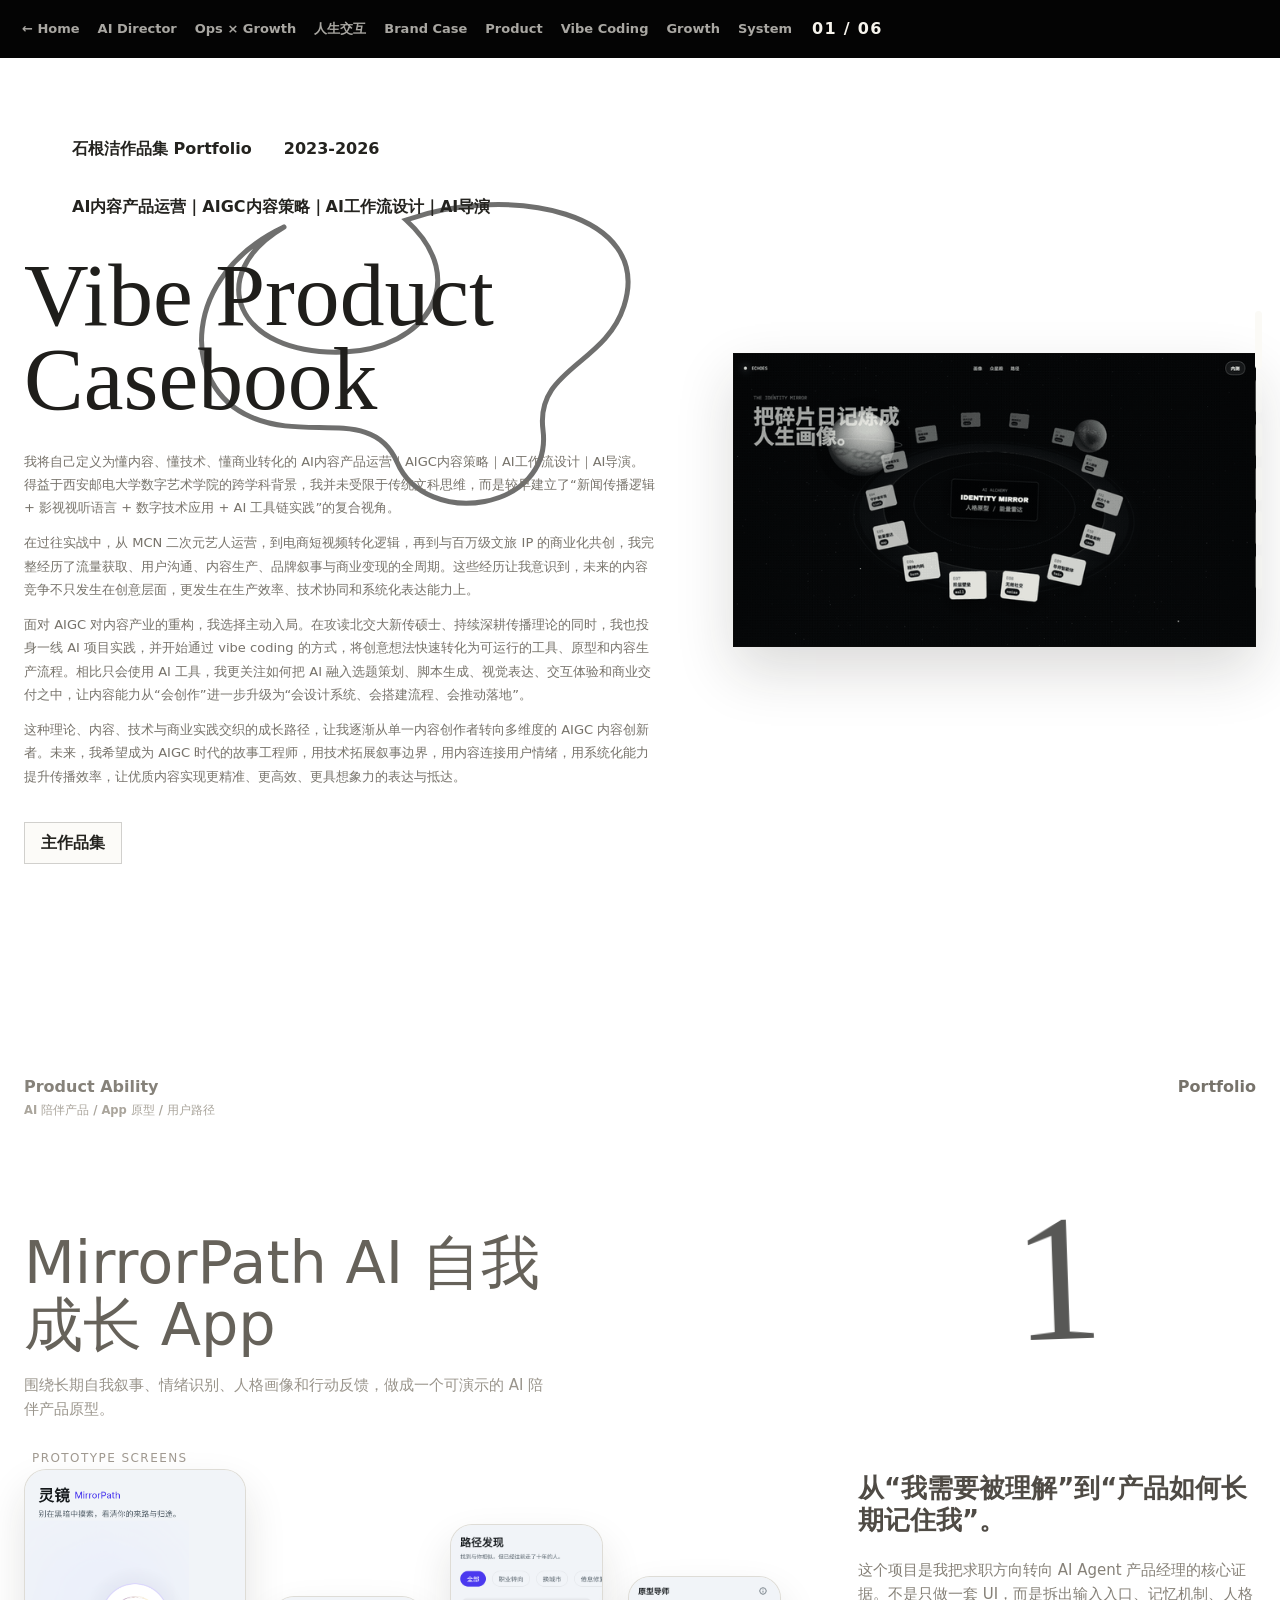
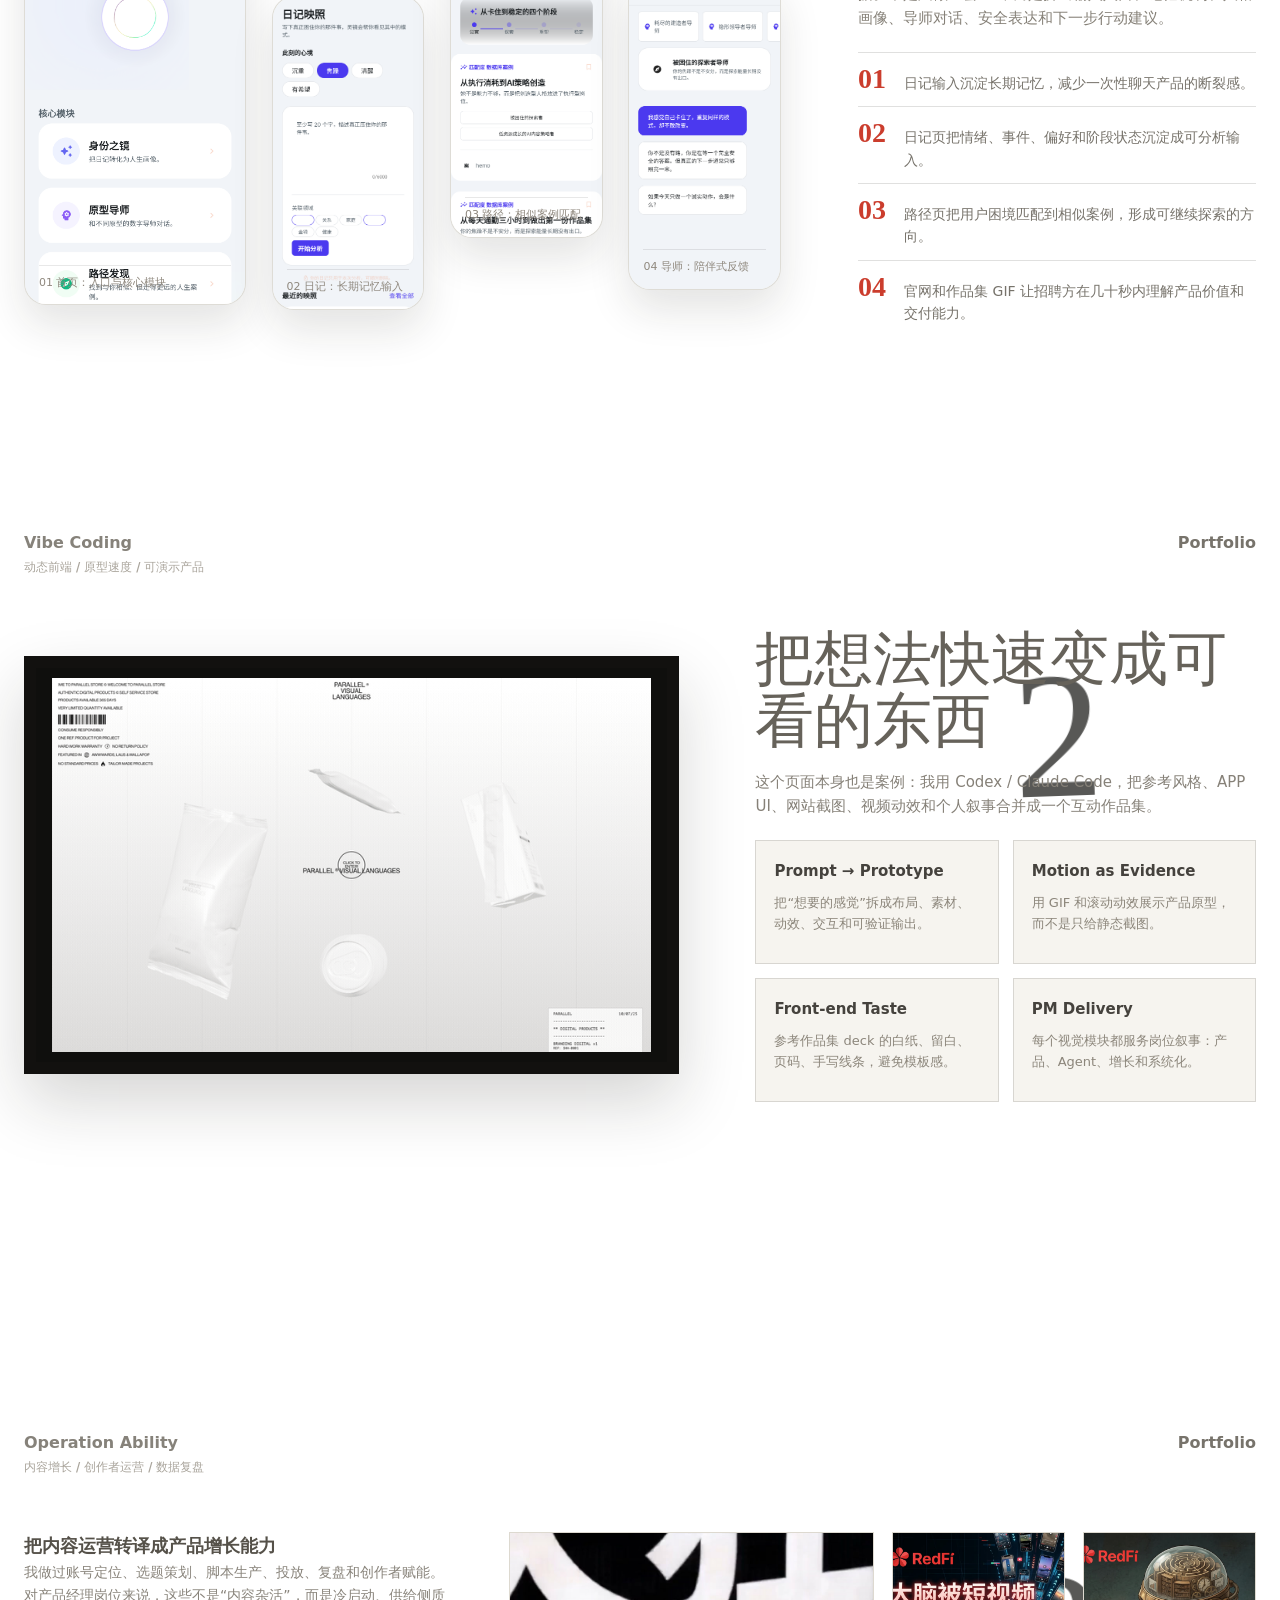
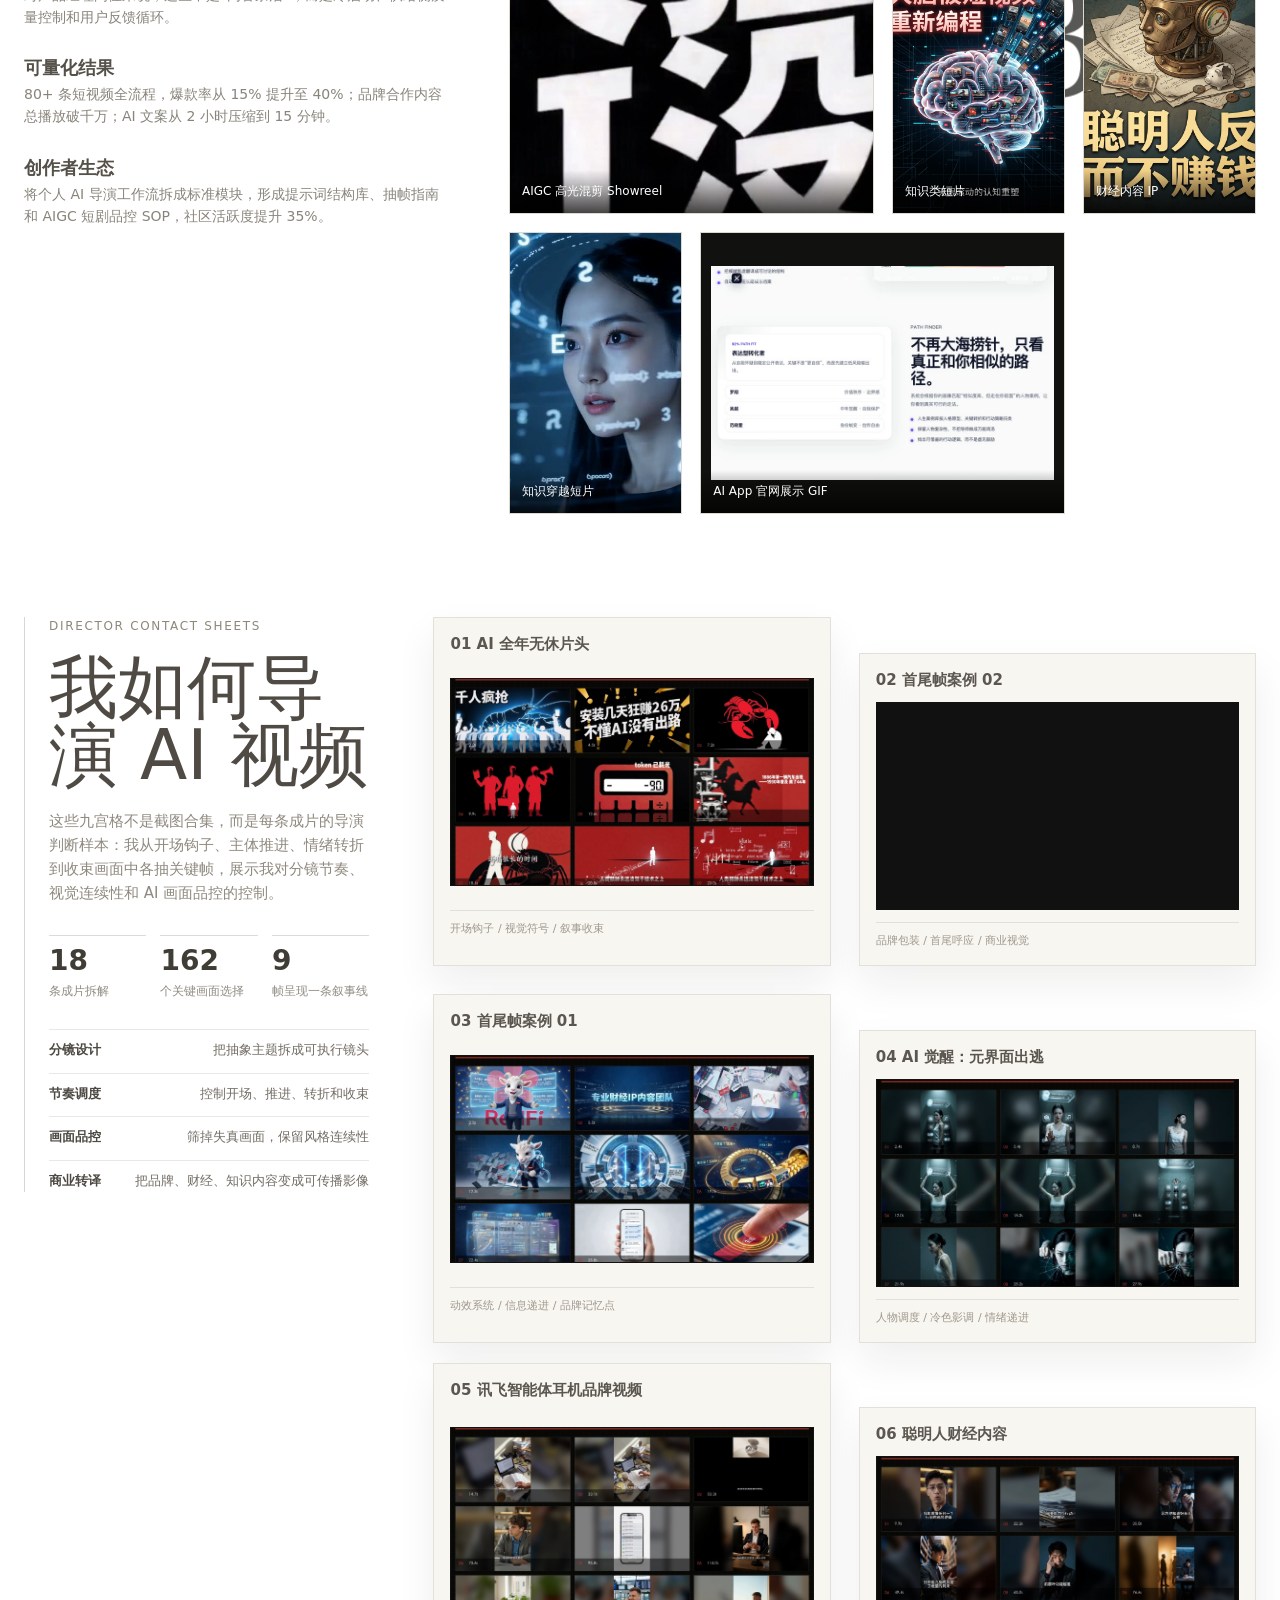
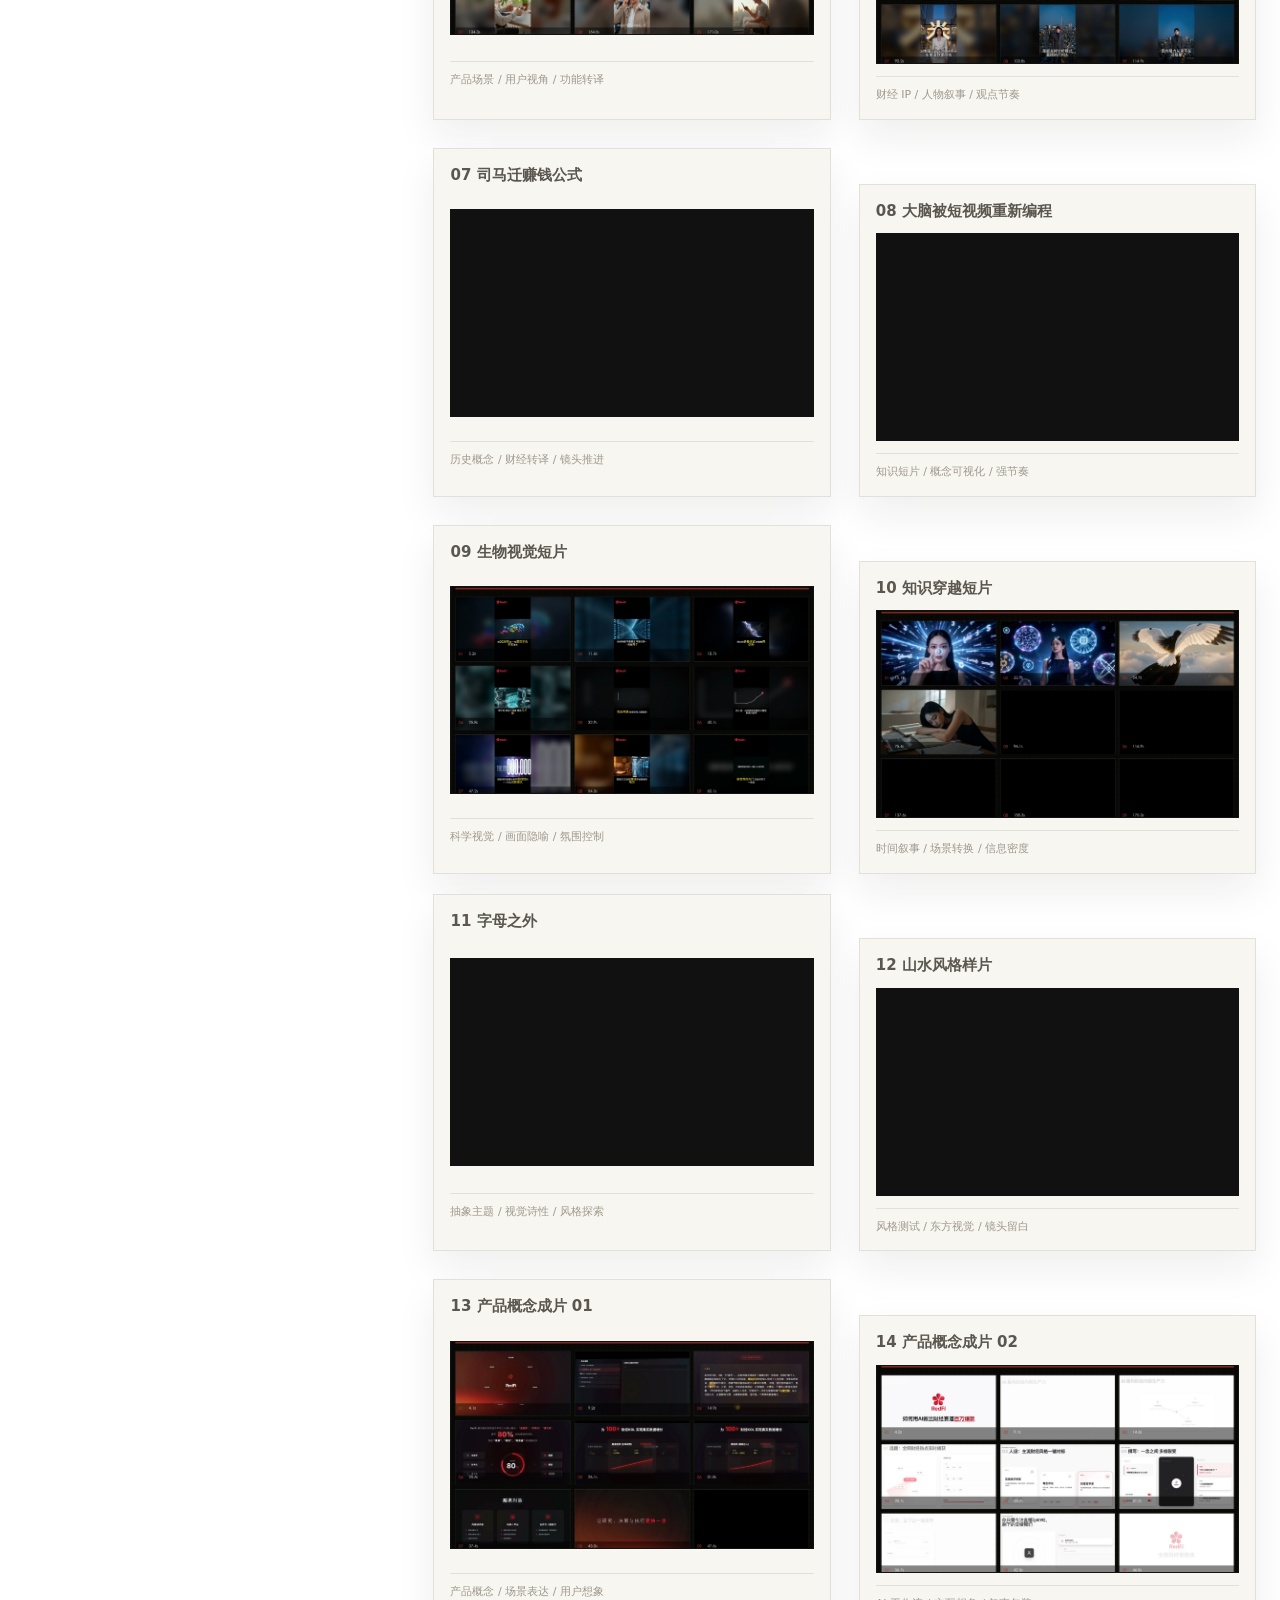
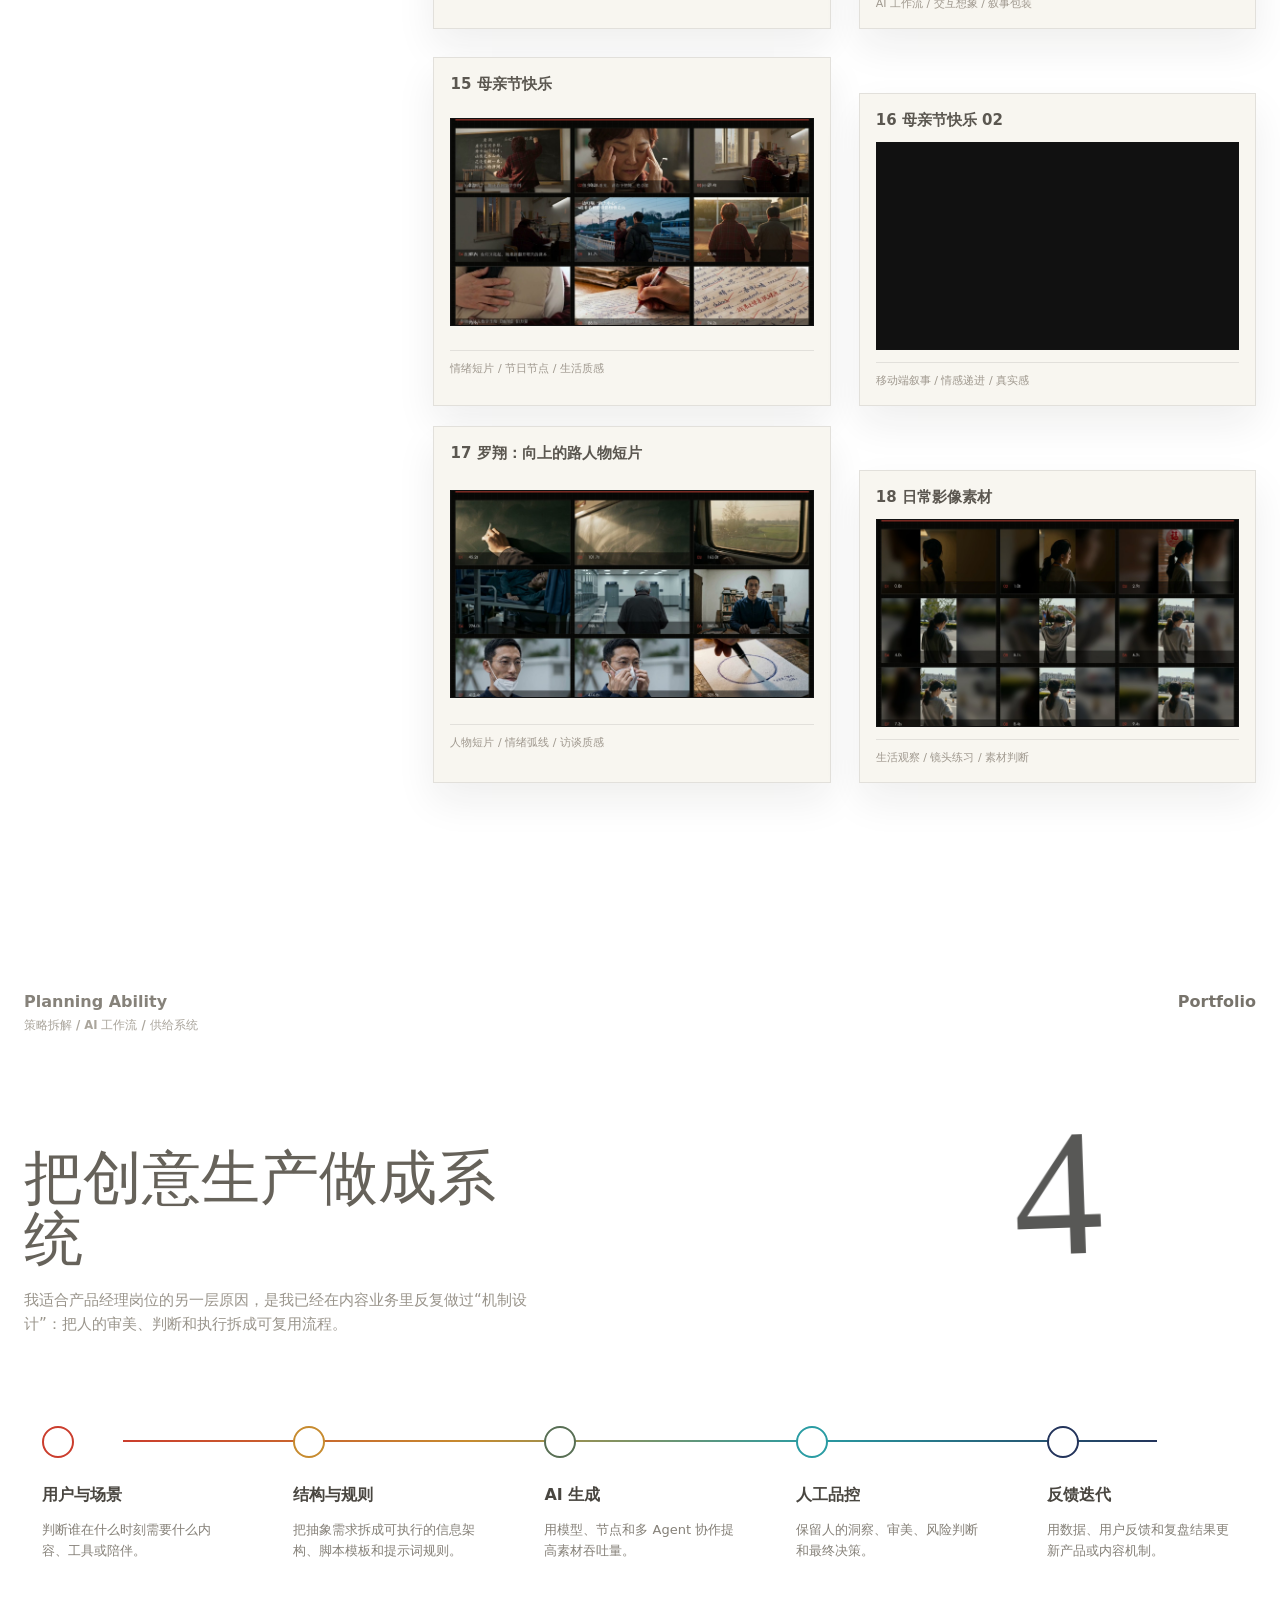
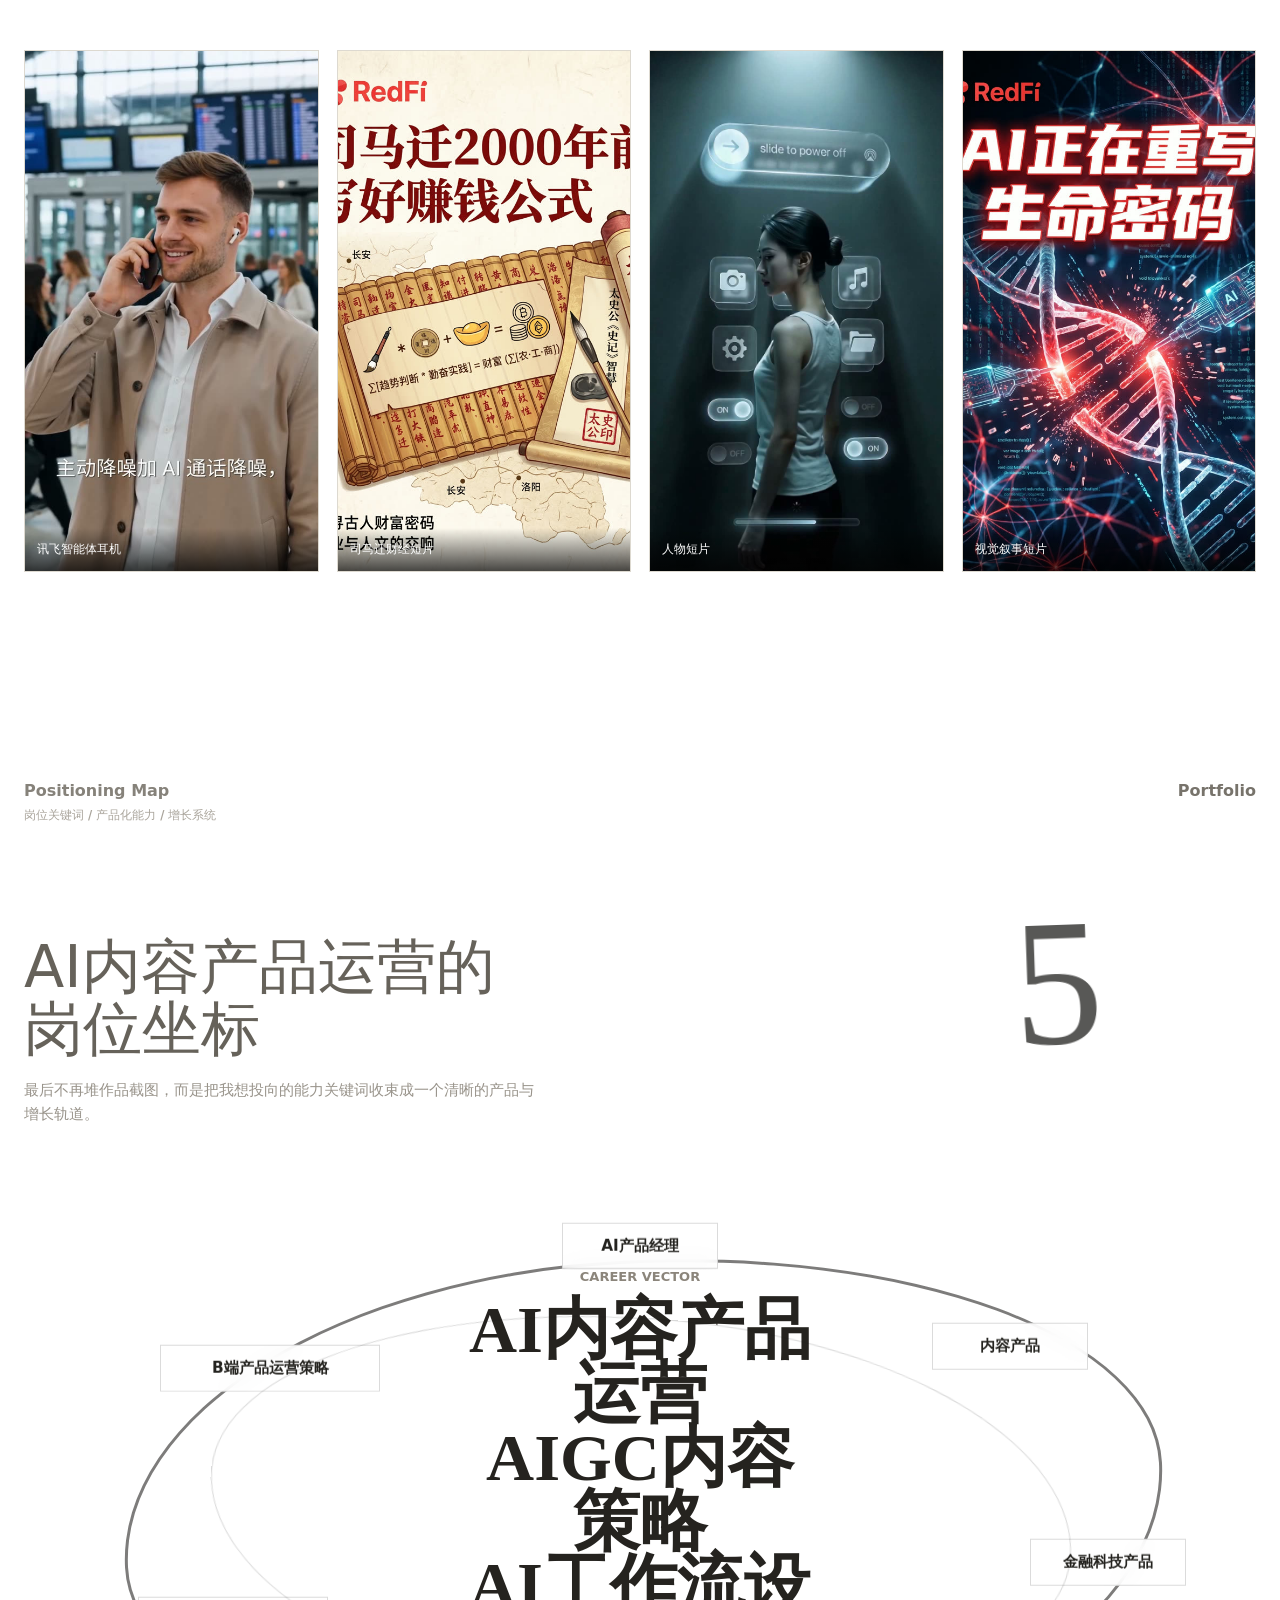
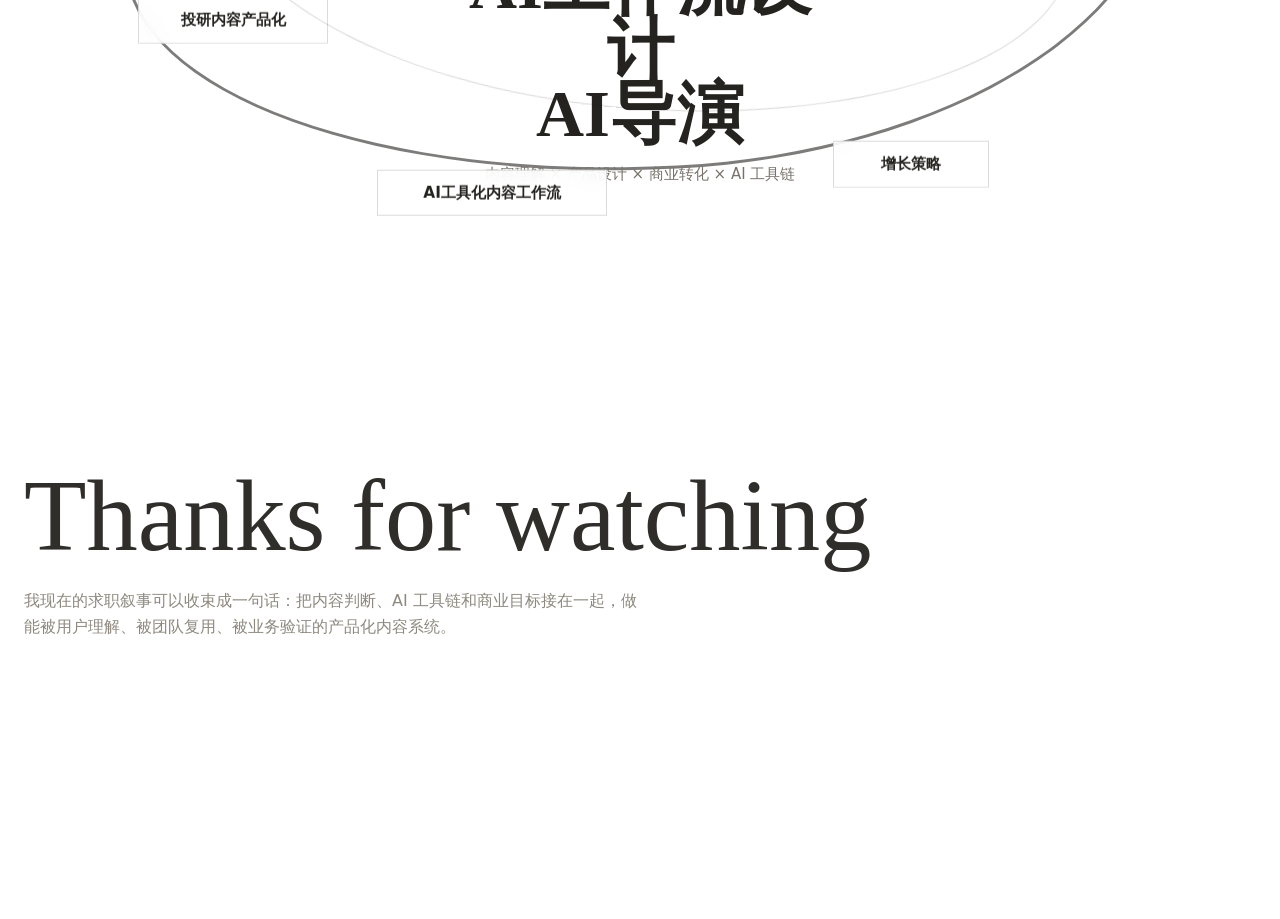
<file: index.html>
<!doctype html>
<html lang="zh-CN">
  <head>
    <meta charset="UTF-8" />
    <meta name="viewport" content="width=device-width, initial-scale=1.0" />
    <meta
      name="description"
      content="石根洁 AI 产品经理、AI Agent、Vibe Coding 与 AIGC 内容增长作品集 Casebook。"
    />
    <title>石根洁 | AI Product Casebook</title>
    <style>
      :root {
        --paper: #ffffff;
        --paper-deep: #efebe4;
        --ink: #24231f;
        --muted: #8d897f;
        --quiet: #b5b0a6;
        --line: rgba(36, 35, 31, 0.14);
        --black: #070707;
        --red: #cb3d2d;
        --blue: #23345b;
        --green: #586f54;
        --cyan: #2a9ca3;
        --gold: #c78b2f;
        --max: 1380px;
        --mx: 0;
        --my: 0;
      }

      * {
        box-sizing: border-box;
      }

      html {
        scroll-behavior: smooth;
      }

      body {
        margin: 0;
        background: var(--black);
        color: var(--ink);
        font-family:
          ui-sans-serif, system-ui, -apple-system, BlinkMacSystemFont, "Segoe UI",
          "PingFang SC", "Microsoft YaHei", sans-serif;
        line-height: 1.6;
        overflow-x: hidden;
      }

      a {
        color: inherit;
        text-decoration: none;
      }

      img,
      video {
        display: block;
        max-width: 100%;
      }

      p,
      h1,
      h2,
      h3 {
        margin: 0;
      }

      .grain {
        background: var(--paper);
      }

      .sitebar {
        position: sticky;
        top: 0;
        z-index: 60;
        min-height: 58px;
        display: grid;
        grid-template-columns: 1fr auto 1fr;
        align-items: center;
        gap: 20px;
        padding: 0 max(22px, calc((100vw - var(--max)) / 2));
        background: rgba(5, 5, 5, 0.88);
        color: #f7f4ed;
        backdrop-filter: blur(18px);
      }

      .sitebar .left,
      .sitebar .right {
        display: flex;
        align-items: center;
        gap: 18px;
      }

      .sitebar .right {
        justify-content: flex-end;
      }

      .sitebar a {
        color: rgba(247, 244, 237, 0.68);
        font-size: 13px;
        font-weight: 680;
        white-space: nowrap;
      }

      .sitebar a:hover,
      .sitebar a.active {
        color: #fff;
      }

      .counter {
        font-size: 16px;
        font-weight: 820;
        letter-spacing: 0.08em;
      }

      .progress {
        position: fixed;
        left: 0;
        top: 58px;
        z-index: 70;
        width: 100%;
        height: 2px;
        background: rgba(255, 255, 255, 0.12);
      }

      .progress span {
        display: block;
        width: 0;
        height: 100%;
        background: #f7f4ed;
      }

      .side-index {
        position: fixed;
        right: 18px;
        top: 50%;
        z-index: 50;
        display: grid;
        gap: 10px;
        transform: translateY(-50%);
      }

      .side-index a {
        width: 7px;
        height: 34px;
        border-radius: 999px;
        background: rgba(251, 250, 246, 0.28);
        transition:
          height 180ms ease,
          background 180ms ease;
      }

      .side-index a.active {
        height: 58px;
        background: #fbfaf6;
      }

      .page {
        position: relative;
        min-height: 100svh;
        padding: clamp(54px, 8vw, 104px) 0;
        overflow: clip;
        border-bottom: 1px solid rgba(255, 255, 255, 0.08);
      }

      .page-inner {
        position: relative;
        width: min(var(--max), calc(100% - 48px));
        margin: 0 auto;
      }

      .page-head {
        position: relative;
        z-index: 3;
        display: flex;
        align-items: flex-start;
        justify-content: space-between;
        gap: 24px;
        color: #86827a;
        font-size: clamp(16px, 1.25vw, 22px);
        font-weight: 780;
      }

      .page-head small {
        display: block;
        margin-top: 2px;
        color: #aaa59c;
        font-size: 0.72em;
        font-weight: 560;
      }

      .portfolio-mark {
        color: #77736b;
      }

      .scribble {
        font-family: "Bradley Hand", "Marker Felt", "Comic Sans MS", cursive;
        font-weight: 300;
        letter-spacing: 0;
      }

      .page-number {
        position: absolute;
        top: clamp(80px, 9vw, 140px);
        right: clamp(54px, 12vw, 180px);
        z-index: 0;
        color: rgba(24, 23, 21, 0.72);
        font-size: clamp(88px, 14vw, 210px);
        line-height: 1;
        pointer-events: none;
        transform: translate3d(calc(var(--mx) * -10px), calc(var(--my) * 8px), 0) rotate(-2deg);
      }

      .cover {
        padding-top: clamp(44px, 6vw, 74px);
      }

      .cover-grid {
        min-height: calc(100svh - 164px);
        display: grid;
        grid-template-columns: minmax(0, 0.92fr) minmax(360px, 0.76fr);
        gap: clamp(36px, 6vw, 92px);
        align-items: center;
      }

      .cover-copy {
        position: relative;
        min-width: 0;
        min-height: 520px;
        display: grid;
        align-content: center;
      }

      .cover-loop {
        position: absolute;
        inset: 26px auto auto 132px;
        width: min(560px, 70vw);
        height: 390px;
        pointer-events: none;
      }

      .cover-loop path {
        fill: none;
        stroke: rgba(24, 23, 21, 0.62);
        stroke-width: 5;
        stroke-linecap: round;
        stroke-dasharray: 1680;
        stroke-dashoffset: 1680;
        animation: draw 2400ms ease forwards 240ms;
      }

      @keyframes draw {
        to {
          stroke-dashoffset: 0;
        }
      }

      .cover-kicker {
        position: relative;
        z-index: 1;
        display: flex;
        flex-wrap: wrap;
        gap: 32px;
        margin: 0 0 34px 48px;
        color: #24231f;
        font-weight: 860;
      }

      .cover-copy h1 {
        position: relative;
        z-index: 1;
        max-width: 760px;
        color: #1f1e1b;
        font-size: clamp(42px, 7vw, 96px);
        line-height: 0.94;
      }

      .cover-copy h1 span {
        display: block;
      }

      .cover-statement {
        position: relative;
        z-index: 1;
        max-width: 720px;
        margin-top: 28px;
        color: #77736b;
        font-size: clamp(13px, 1.02vw, 16px);
        line-height: 1.78;
        overflow-wrap: anywhere;
      }

      .cover-statement p {
        margin: 0;
      }

      .cover-statement p + p {
        margin-top: 12px;
      }

      .cover-actions {
        position: relative;
        z-index: 1;
        display: flex;
        flex-wrap: wrap;
        gap: 12px;
        margin-top: 34px;
      }

      .button {
        display: inline-flex;
        min-height: 42px;
        align-items: center;
        justify-content: center;
        padding: 0 16px;
        border: 1px solid rgba(36, 35, 31, 0.2);
        background: rgba(251, 250, 246, 0.72);
        color: #24231f;
        font-weight: 780;
        transition:
          transform 180ms ease,
          border-color 180ms ease,
          background 180ms ease;
      }

      .button:hover {
        transform: translateY(-2px);
        border-color: rgba(36, 35, 31, 0.42);
        background: #fff;
      }

      .button.dark {
        background: #111;
        color: #fff;
        border-color: #111;
      }

      .collage {
        position: relative;
        min-height: clamp(360px, 44vw, 620px);
        display: grid;
        align-items: center;
      }

      .cover-gif-shell {
        position: relative;
        width: min(720px, 100%);
        aspect-ratio: 16 / 9;
        margin-left: auto;
        overflow: hidden;
        border: 1px solid rgba(36, 35, 31, 0.18);
        background: #060606;
        box-shadow: 0 24px 54px rgba(32, 29, 24, 0.16);
        transform: translate3d(calc(var(--mx) * 12px), calc(var(--my) * 8px), 0);
        transition: transform 180ms ease;
      }

      .cover-gif-shell img {
        width: 100%;
        height: 100%;
        object-fit: cover;
      }

      .float {
        position: absolute;
        border: 1px solid rgba(36, 35, 31, 0.1);
        background: #f0ebe2;
        box-shadow: 0 22px 46px rgba(32, 29, 24, 0.13);
        transition: transform 180ms ease;
      }

      .float img,
      .float video {
        width: 100%;
        height: 100%;
        object-fit: cover;
      }

      .float-a {
        top: 14px;
        right: 4%;
        width: min(500px, 64vw);
        aspect-ratio: 16 / 10;
        transform: translate3d(calc(var(--mx) * 18px), calc(var(--my) * 16px), 0) rotate(2deg);
      }

      .full-gif {
        object-fit: contain !important;
        background: #11110f;
      }

      .float-a .full-gif,
      .demo-frame .full-gif,
      .work-card .full-gif {
        padding: 10px;
      }

      .float-b {
        left: 0;
        top: 250px;
        width: min(270px, 40vw);
        aspect-ratio: 9 / 16;
        transform: translate3d(calc(var(--mx) * -14px), calc(var(--my) * 10px), 0) rotate(-4deg);
      }

      .float-c {
        right: 10%;
        bottom: 34px;
        width: min(250px, 42vw);
        aspect-ratio: 9 / 16;
        transform: translate3d(calc(var(--mx) * 10px), calc(var(--my) * -12px), 0) rotate(5deg);
      }

      .section-title {
        position: relative;
        z-index: 2;
        max-width: 520px;
        margin-top: clamp(52px, 9vw, 112px);
      }

      .section-title h2 {
        color: #66625a;
        font-size: clamp(36px, 4.6vw, 64px);
        line-height: 1.05;
        font-weight: 520;
      }

      .section-title p {
        margin-top: 18px;
        color: #99948b;
        font-size: 15px;
      }

      .product-layout {
        position: relative;
        z-index: 2;
        display: grid;
        grid-template-columns: minmax(640px, 1.18fr) minmax(330px, 0.62fr);
        gap: clamp(42px, 6vw, 92px);
        align-items: center;
        margin-top: 52px;
      }

      .phone-row {
        position: relative;
        display: grid;
        grid-template-columns: minmax(210px, 0.9fr) repeat(3, minmax(130px, 0.62fr));
        gap: clamp(16px, 2vw, 28px);
        align-items: center;
      }

      .phone-row::before {
        content: "Prototype Screens";
        position: absolute;
        left: 8px;
        top: -32px;
        color: #a19a91;
        font-size: 12px;
        letter-spacing: 0.12em;
        text-transform: uppercase;
      }

      .phone-shot {
        position: relative;
        overflow: hidden;
        border-radius: 22px;
        border: 1px solid rgba(36, 35, 31, 0.12);
        background: #f8f6f0;
        box-shadow: 0 20px 42px rgba(34, 30, 24, 0.12);
      }

      .phone-shot::after {
        content: attr(data-label);
        position: absolute;
        left: 14px;
        right: 14px;
        bottom: 14px;
        border-top: 1px solid rgba(36, 35, 31, 0.1);
        padding-top: 10px;
        color: #8f887e;
        font-size: 11px;
        line-height: 1.35;
        pointer-events: none;
      }

      .phone-shot img {
        display: block;
        width: 100%;
        aspect-ratio: 9 / 18.6;
        object-fit: cover;
        object-position: top center;
        transition: transform 800ms ease;
      }

      .phone-shot.featured {
        transform: translateY(-12px);
      }

      .phone-shot.featured img {
        aspect-ratio: 9 / 17.8;
      }

      .phone-shot:nth-child(2) {
        transform: translateY(54px);
      }

      .phone-shot:nth-child(3) {
        transform: translateY(-18px);
      }

      .phone-shot:nth-child(4) {
        transform: translateY(34px);
      }

      .phone-shot:hover img {
        transform: translateY(-18%);
      }

      .evidence {
        display: grid;
        gap: 22px;
      }

      .evidence h3 {
        color: #4f4b45;
        font-size: 26px;
        line-height: 1.2;
      }

      .evidence p {
        color: #868178;
        font-size: 15px;
      }

      .proof-list {
        display: grid;
        gap: 12px;
        color: #77736b;
        font-size: 14px;
      }

      .proof-list div {
        display: grid;
        grid-template-columns: 34px 1fr;
        gap: 12px;
        align-items: baseline;
        border-top: 1px solid var(--line);
        padding-top: 12px;
      }

      .proof-list strong {
        color: var(--red);
        font-family: "Bradley Hand", "Marker Felt", "Comic Sans MS", cursive;
        font-size: 28px;
        line-height: 1;
      }

      .motion-grid {
        position: relative;
        z-index: 2;
        display: grid;
        grid-template-columns: minmax(420px, 1.02fr) minmax(360px, 0.78fr);
        gap: clamp(36px, 6vw, 88px);
        align-items: center;
        margin-top: 52px;
      }

      .demo-frame {
        position: relative;
        overflow: hidden;
        border: 12px solid #12110f;
        background: url("assets/portfolio/vibe-coding-demo-poster.jpg") center / cover no-repeat #12110f;
        box-shadow: 0 28px 62px rgba(28, 25, 21, 0.18);
      }

      .demo-frame img {
        width: 100%;
        aspect-ratio: 16 / 10;
        object-fit: cover;
        filter: saturate(1.04) contrast(1.02);
      }

      .scanline {
        position: absolute;
        inset: 0;
        pointer-events: none;
        opacity: 0.28;
        background: linear-gradient(180deg, transparent, rgba(255, 255, 255, 0.32), transparent);
        transform: translateY(-100%);
        animation: scan 4.2s ease-in-out infinite;
      }

      @keyframes scan {
        60%,
        100% {
          transform: translateY(100%);
        }
      }

      .code-notes {
        display: grid;
        grid-template-columns: repeat(2, minmax(0, 1fr));
        gap: 14px;
      }

      .note-card {
        min-height: 124px;
        padding: 18px;
        border: 1px solid var(--line);
        background: rgba(239, 235, 227, 0.56);
      }

      .note-card strong {
        display: block;
        margin-bottom: 10px;
        color: #45423d;
        font-size: 15px;
      }

      .note-card p {
        color: #8c867b;
        font-size: 13px;
      }

      .gallery-layout {
        position: relative;
        z-index: 2;
        display: grid;
        grid-template-columns: minmax(340px, 0.62fr) minmax(560px, 1.1fr);
        gap: clamp(32px, 5vw, 82px);
        align-items: start;
        margin-top: 56px;
      }

      .copy-block {
        display: grid;
        gap: 26px;
        color: #89847b;
      }

      .copy-block h3 {
        color: #555149;
        font-size: 18px;
      }

      .copy-block p {
        font-size: 14px;
      }

      .poster-grid {
        display: grid;
        grid-template-columns: repeat(4, minmax(0, 1fr));
        gap: 18px;
      }

      .highlight-gallery {
        position: relative;
        z-index: 2;
        display: grid;
        grid-template-columns: repeat(2, minmax(0, 1fr));
        gap: 18px;
        margin-top: 44px;
      }

      .highlight-card {
        display: block;
        overflow: hidden;
        border: 1px solid rgba(36, 35, 31, 0.12);
        background: #050505;
        transition:
          transform 180ms ease,
          box-shadow 180ms ease;
      }

      .highlight-card:hover {
        transform: translateY(-2px);
        box-shadow: 0 18px 34px rgba(34, 30, 24, 0.16);
      }

      .highlight-card img {
        display: block;
        width: 100%;
        height: auto;
      }

      .director-showcase {
        position: relative;
        z-index: 2;
        display: grid;
        grid-template-columns: minmax(300px, 0.42fr) minmax(680px, 1fr);
        gap: clamp(34px, 5vw, 78px);
        align-items: start;
        margin-top: clamp(58px, 8vw, 112px);
        scroll-margin-top: 96px;
      }

      .director-intro {
        position: sticky;
        top: 92px;
        padding-left: 24px;
        border-left: 1px solid rgba(36, 35, 31, 0.18);
      }

      .director-kicker {
        color: #8e877b;
        font-size: 12px;
        letter-spacing: 0.14em;
        text-transform: uppercase;
      }

      .director-intro h2 {
        margin-top: 18px;
        color: #4f4b44;
        font-size: clamp(38px, 5.4vw, 76px);
        font-weight: 520;
        line-height: 0.98;
      }

      .director-intro p {
        margin-top: 20px;
        color: #8f897f;
        font-size: 15px;
      }

      .director-metrics {
        display: grid;
        grid-template-columns: repeat(3, minmax(0, 1fr));
        gap: 14px;
        margin-top: 30px;
      }

      .director-metric {
        border-top: 1px solid rgba(36, 35, 31, 0.16);
        padding-top: 11px;
      }

      .director-metric strong {
        display: block;
        color: #403c36;
        font-size: 28px;
        line-height: 1;
      }

      .director-metric span {
        display: block;
        margin-top: 8px;
        color: #918b82;
        font-size: 12px;
        line-height: 1.45;
      }

      .director-abilities {
        display: grid;
        gap: 12px;
        margin-top: 28px;
        color: #726c64;
        font-size: 13px;
      }

      .director-abilities div {
        display: flex;
        justify-content: space-between;
        gap: 18px;
        border-top: 1px solid rgba(36, 35, 31, 0.1);
        padding-top: 10px;
      }

      .director-abilities strong {
        color: #4d4943;
        white-space: nowrap;
      }

      .director-gallery {
        grid-template-columns: repeat(2, minmax(0, 1fr));
        gap: 28px;
        margin-top: 0;
      }

      .director-gallery .highlight-card {
        display: grid;
        gap: 12px;
        overflow: hidden;
        padding: 16px;
        border: 1px solid rgba(36, 35, 31, 0.1);
        background: #f8f6f0;
        color: #5d5850;
        box-shadow: 0 18px 38px rgba(34, 30, 24, 0.07);
      }

      .director-gallery .highlight-card::before {
        content: attr(data-no) "  " attr(data-title);
        color: #5b5750;
        font-size: 15px;
        font-weight: 620;
        line-height: 1.35;
      }

      .director-gallery .highlight-card::after {
        content: attr(data-meta);
        border-top: 1px solid rgba(36, 35, 31, 0.1);
        padding-top: 10px;
        color: #9f988e;
        font-size: 11px;
        line-height: 1.45;
      }

      .director-gallery .highlight-card img {
        display: block;
        width: 100%;
        aspect-ratio: 1478 / 846;
        height: auto;
        object-fit: cover;
        object-position: center 57%;
        border: 1px solid rgba(36, 35, 31, 0.1);
        background: #111;
      }

      .director-gallery .highlight-card:nth-child(2n) {
        margin-top: 36px;
      }

      .director-gallery .highlight-card:nth-child(6n + 5) {
        margin-top: -8px;
      }

      .work-card {
        position: relative;
        overflow: hidden;
        min-height: 280px;
        border: 1px solid rgba(36, 35, 31, 0.09);
        background: #f0ebe2;
        transform-style: preserve-3d;
        transition:
          transform 180ms ease,
          box-shadow 180ms ease;
      }

      .work-poster,
      .work-card video,
      .work-card img {
        width: 100%;
        height: 100%;
        min-height: 280px;
        object-fit: cover;
      }

      .work-poster {
        display: block;
      }

      .work-card video {
        position: absolute;
        inset: 0;
        z-index: 1;
        opacity: 0;
        transition: opacity 180ms ease;
      }

      .work-card.is-playing video,
      .work-card:hover video {
        opacity: 1;
      }

      .work-card .caption {
        position: absolute;
        left: 0;
        right: 0;
        bottom: 0;
        z-index: 2;
        padding: 12px;
        color: #fff;
        background: linear-gradient(180deg, transparent, rgba(0, 0, 0, 0.72));
        font-size: 12px;
        transform: translateY(0);
      }

      .work-card:hover {
        box-shadow: 0 18px 34px rgba(34, 30, 24, 0.16);
      }

      .wide-card {
        grid-column: span 2;
      }

      .system-map {
        position: relative;
        z-index: 2;
        margin-top: 60px;
      }

      .map-line {
        position: relative;
        display: grid;
        grid-template-columns: repeat(5, minmax(0, 1fr));
        gap: 24px;
      }

      .map-line::before {
        content: "";
        position: absolute;
        left: 8%;
        right: 8%;
        top: 44px;
        height: 2px;
        background: linear-gradient(90deg, var(--red), var(--gold), var(--cyan), var(--blue));
      }

      .map-node {
        position: relative;
        min-height: 210px;
        padding: 86px 18px 18px;
      }

      .map-node::before {
        content: "";
        position: absolute;
        top: 30px;
        left: 18px;
        width: 28px;
        height: 28px;
        border: 2px solid currentColor;
        border-radius: 50%;
        background: var(--paper);
      }

      .map-node:nth-child(1) {
        color: var(--red);
      }

      .map-node:nth-child(2) {
        color: var(--gold);
      }

      .map-node:nth-child(3) {
        color: var(--green);
      }

      .map-node:nth-child(4) {
        color: var(--cyan);
      }

      .map-node:nth-child(5) {
        color: var(--blue);
      }

      .map-node h3 {
        color: #494640;
        font-size: 16px;
      }

      .map-node p {
        margin-top: 12px;
        color: #858078;
        font-size: 13px;
      }

      .keyword-orbit {
        position: relative;
        z-index: 2;
        min-height: clamp(520px, 58vw, 720px);
        margin-top: 48px;
      }

      .keyword-orbit::before,
      .keyword-orbit::after {
        content: "";
        position: absolute;
        pointer-events: none;
      }

      .keyword-orbit::before {
        left: 8%;
        top: 12%;
        width: 84%;
        height: 70%;
        border: 3px solid rgba(24, 23, 21, 0.56);
        border-radius: 49% 51% 48% 52% / 55% 45% 55% 45%;
        transform: rotate(-3deg);
      }

      .keyword-orbit::after {
        left: 15%;
        top: 20%;
        width: 70%;
        height: 54%;
        border: 1px solid rgba(24, 23, 21, 0.16);
        border-radius: 52% 48% 51% 49% / 48% 52% 48% 52%;
        transform: rotate(5deg);
      }

      .orbit-core {
        position: absolute;
        left: 50%;
        top: 49%;
        width: min(420px, 70vw);
        padding: 30px 34px;
        color: #25231f;
        text-align: center;
        transform: translate(-50%, -50%);
      }

      .orbit-core span {
        display: block;
        color: #8b857b;
        font-size: 13px;
        font-weight: 760;
      }

      .orbit-core strong {
        display: block;
        margin-top: 10px;
        font-size: clamp(34px, 5.2vw, 74px);
        line-height: 0.96;
        font-weight: 900;
      }

      .orbit-core p {
        margin-top: 16px;
        color: #77736b;
        font-size: 15px;
      }

      .orbit-keywords {
        position: absolute;
        inset: 0;
        margin: 0;
        padding: 0;
        list-style: none;
      }

      .orbit-keywords li {
        position: absolute;
        min-width: 156px;
        padding: 10px 16px;
        border: 1px solid rgba(36, 35, 31, 0.16);
        background: rgba(255, 255, 255, 0.86);
        color: #24231f;
        font-size: clamp(14px, 1.2vw, 18px);
        font-weight: 820;
        text-align: center;
        backdrop-filter: blur(10px);
        transform: translate(-50%, -50%);
        transition:
          transform 180ms ease,
          border-color 180ms ease,
          background 180ms ease;
      }

      .orbit-keywords li:hover {
        border-color: rgba(36, 35, 31, 0.38);
        background: #fff;
        transform: translate(-50%, -50%) scale(1.03);
      }

      .orbit-keywords li:nth-child(1) {
        left: 50%;
        top: 10%;
      }

      .orbit-keywords li:nth-child(2) {
        left: 80%;
        top: 24%;
      }

      .orbit-keywords li:nth-child(3) {
        left: 88%;
        top: 54%;
      }

      .orbit-keywords li:nth-child(4) {
        left: 72%;
        top: 82%;
      }

      .orbit-keywords li:nth-child(5) {
        left: 38%;
        top: 86%;
        min-width: 230px;
      }

      .orbit-keywords li:nth-child(6) {
        left: 17%;
        top: 62%;
        min-width: 190px;
      }

      .orbit-keywords li:nth-child(7) {
        left: 20%;
        top: 27%;
        min-width: 220px;
      }

      .end-note {
        min-height: 58svh;
        display: grid;
        align-content: center;
        color: #8d897f;
      }

      .end-note h2 {
        color: #2f2e2a;
        font-size: clamp(42px, 8vw, 112px);
        line-height: 0.9;
      }

      .end-note p {
        max-width: 620px;
        margin-top: 26px;
        font-size: 16px;
      }

      .reveal {
        opacity: 0;
        transform: translateY(34px);
        transition:
          opacity 700ms ease,
          transform 700ms ease;
      }

      .reveal.in {
        opacity: 1;
        transform: translateY(0);
      }

      @media (max-width: 1020px) {
        .sitebar {
          grid-template-columns: 1fr auto;
        }

        .sitebar .right {
          display: none;
        }

        .cover-grid,
        .product-layout,
        .motion-grid,
        .gallery-layout,
        .split {
          grid-template-columns: 1fr;
        }

        .collage {
          min-height: auto;
        }

        .poster-grid {
          grid-template-columns: repeat(2, minmax(0, 1fr));
        }

        .map-line {
          grid-template-columns: 1fr;
        }

        .map-line::before {
          left: 31px;
          right: auto;
          top: 30px;
          bottom: 30px;
          width: 2px;
          height: auto;
        }

        .map-node {
          min-height: 0;
          padding: 18px 18px 18px 78px;
        }

        .map-node::before {
          top: 18px;
        }
      }

      @media (max-width: 720px) {
        .sitebar {
          min-height: 54px;
          padding: 0 16px;
        }

        .counter {
          position: absolute;
          left: 50%;
          right: auto;
          transform: translateX(-50%);
          justify-self: end;
          font-size: 13px;
        }

        .sitebar .left a:not(:first-child) {
          display: none;
        }

        .progress {
          top: 54px;
        }

        .side-index {
          display: none;
        }

        .page {
          padding: 44px 0;
        }

        .page-inner {
          width: min(100% - 28px, var(--max));
        }

        .cover-copy {
          width: 100%;
          min-width: 0;
          min-height: 420px;
        }

        .cover-loop {
          left: 24px;
          width: 90vw;
        }

        .cover-kicker {
          display: grid;
          grid-template-columns: 1fr 1fr;
          margin-left: 8px;
          gap: 10px 18px;
          font-size: 13px;
        }

        .cover-kicker span:first-child {
          grid-column: 1 / -1;
        }

        .cover-copy h1 {
          width: min(320px, 100%);
          max-width: 100%;
          font-size: 40px;
        }

        .cover-statement {
          width: min(320px, 100%);
          max-width: 100%;
          font-size: 13px;
          line-height: 1.7;
          word-break: normal;
        }

        .cover-statement p + p {
          margin-top: 10px;
        }

        .cover-actions {
          display: grid;
          grid-template-columns: 1fr;
        }

        .button {
          width: 100%;
        }

        .collage {
          min-height: auto;
        }

        .cover-gif-shell {
          width: 100%;
          margin: 0;
          transform: none;
        }

        .phone-row {
          grid-template-columns: repeat(2, minmax(0, 1fr));
        }

        .phone-shot,
        .phone-shot.featured,
        .phone-shot:nth-child(2),
        .phone-shot:nth-child(3),
        .phone-shot:nth-child(4) {
          transform: none;
        }

        .code-notes {
          grid-template-columns: 1fr;
        }

        .poster-grid {
          grid-template-columns: 1fr;
        }

        .highlight-gallery {
          grid-template-columns: 1fr;
        }

        .director-showcase {
          grid-template-columns: 1fr;
        }

        .director-intro {
          position: relative;
          top: auto;
          padding-left: 18px;
        }

        .director-gallery .highlight-card {
          margin-top: 0 !important;
        }

        .wide-card {
          grid-column: span 1;
        }

        .keyword-orbit {
          min-height: 760px;
          margin-top: 34px;
        }

        .keyword-orbit::before {
          left: 0;
          top: 10%;
          width: 100%;
          height: 58%;
        }

        .keyword-orbit::after {
          display: none;
        }

        .orbit-core {
          top: 37%;
          width: min(300px, 84vw);
          padding: 18px 10px;
        }

        .orbit-keywords li {
          min-width: 0 !important;
          width: min(260px, 78vw);
          font-size: 14px;
        }

        .orbit-keywords li:nth-child(1) {
          left: 50%;
          top: 4%;
        }

        .orbit-keywords li:nth-child(2) {
          left: 84%;
          top: 20%;
        }

        .orbit-keywords li:nth-child(3) {
          left: 82%;
          top: 50%;
        }

        .orbit-keywords li:nth-child(4) {
          left: 64%;
          top: 68%;
        }

        .orbit-keywords li:nth-child(5) {
          left: 50%;
          top: 86%;
        }

        .orbit-keywords li:nth-child(6) {
          left: 18%;
          top: 54%;
        }

        .orbit-keywords li:nth-child(7) {
          left: 22%;
          top: 20%;
        }
      }
    </style>
  </head>
  <body>
    <header class="sitebar">
      <nav class="left" aria-label="主导航">
        <a href="index.html">← Home</a>
        <a href="director.html">AI Director</a>
        <a href="operations.html">Ops × Growth</a>
        <a href="life-game-design.html">人生交互</a>
        <a href="brand-campaign.html">Brand Case</a>
        <a href="#product">Product</a>
        <a href="#vibe">Vibe Coding</a>
        <a href="#growth">Growth</a>
        <a href="#system">System</a>
      </nav>
      <div class="counter"><span id="currentPage">01</span> / 06</div>
      <nav class="right" aria-label="资源"></nav>
    </header>
    <div class="progress" aria-hidden="true"><span id="progressBar"></span></div>
    <nav class="side-index" aria-label="章节索引">
      <a class="active" href="#cover" aria-label="Cover"></a>
      <a href="#product" aria-label="Product"></a>
      <a href="#vibe" aria-label="Vibe coding"></a>
      <a href="#growth" aria-label="Growth"></a>
      <a href="#system" aria-label="System"></a>
      <a href="#creation" aria-label="Creation"></a>
    </nav>

    <main>
      <section class="page cover grain" id="cover" data-page="01">
        <div class="page-inner cover-grid">
          <div class="cover-copy reveal">
            <svg class="cover-loop" viewBox="0 0 560 390" aria-hidden="true">
              <path
                d="M128 65 C48 112 78 194 188 190 C269 187 317 119 250 58 C355 21 498 51 468 144 C449 203 379 207 387 268 C397 348 270 368 241 300 C217 244 151 280 95 255 C23 224 26 113 128 65 Z"
              />
            </svg>
            <div class="cover-kicker">
              <span>石根洁作品集 Portfolio</span>
              <span>2023-2026</span>
              <span>AI内容产品运营｜AIGC内容策略｜AI工作流设计｜AI导演</span>
            </div>
            <h1 class="scribble"><span>Vibe Product</span><span>Casebook</span></h1>
            <div class="cover-statement">
              <p>
                我将自己定义为懂内容、懂技术、懂商业转化的 AI内容产品运营｜AIGC内容策略｜AI工作流设计｜AI导演。得益于西安邮电大学数字艺术学院的跨学科背景，我并未受限于传统文科思维，而是较早建立了“新闻传播逻辑 + 影视视听语言 + 数字技术应用 + AI 工具链实践”的复合视角。
              </p>
              <p>
                在过往实战中，从 MCN 二次元艺人运营，到电商短视频转化逻辑，再到与百万级文旅 IP 的商业化共创，我完整经历了流量获取、用户沟通、内容生产、品牌叙事与商业变现的全周期。这些经历让我意识到，未来的内容竞争不只发生在创意层面，更发生在生产效率、技术协同和系统化表达能力上。
              </p>
              <p>
                面对 AIGC 对内容产业的重构，我选择主动入局。在攻读北交大新传硕士、持续深耕传播理论的同时，我也投身一线 AI 项目实践，并开始通过 vibe coding 的方式，将创意想法快速转化为可运行的工具、原型和内容生产流程。相比只会使用 AI 工具，我更关注如何把 AI 融入选题策划、脚本生成、视觉表达、交互体验和商业交付之中，让内容能力从“会创作”进一步升级为“会设计系统、会搭建流程、会推动落地”。
              </p>
              <p>
                这种理论、内容、技术与商业实践交织的成长路径，让我逐渐从单一内容创作者转向多维度的 AIGC 内容创新者。未来，我希望成为 AIGC 时代的故事工程师，用技术拓展叙事边界，用内容连接用户情绪，用系统化能力提升传播效率，让优质内容实现更精准、更高效、更具想象力的表达与抵达。
              </p>
            </div>
            <div class="cover-actions">
              <a class="button" href="index.html">主作品集</a>
            </div>
          </div>
          <div class="collage reveal">
            <div class="cover-gif-shell">
              <img src="assets/portfolio/echoes-showcase-web.gif" alt="Echoes AI 产品动态展示" />
            </div>
          </div>
        </div>
      </section>

      <section class="page grain" id="product" data-page="02">
        <div class="page-inner">
          <div class="page-head">
            <div>Product Ability <small>AI 陪伴产品 / App 原型 / 用户路径</small></div>
            <div class="portfolio-mark">Portfolio</div>
          </div>
          <div class="page-number scribble">1</div>
          <div class="section-title reveal">
            <h2>MirrorPath AI 自我成长 App</h2>
            <p>围绕长期自我叙事、情绪识别、人格画像和行动反馈，做成一个可演示的 AI 陪伴产品原型。</p>
          </div>
          <div class="product-layout">
            <div class="phone-row reveal">
              <div class="phone-shot featured" data-label="01 首页：入口与核心模块">
                <img src="assets/portfolio/mirrorpath-app-home.png" alt="MirrorPath 首页" />
              </div>
              <div class="phone-shot" data-label="02 日记：长期记忆输入">
                <img src="assets/portfolio/mirrorpath-app-diary-screen.png" alt="MirrorPath 日记映照" />
              </div>
              <div class="phone-shot" data-label="03 路径：相似案例匹配">
                <img src="assets/portfolio/mirrorpath-app-path.png" alt="MirrorPath 路径发现" />
              </div>
              <div class="phone-shot" data-label="04 导师：陪伴式反馈">
                <img src="assets/portfolio/mirrorpath-app-mentor.png" alt="MirrorPath 导师对话" />
              </div>
            </div>
            <div class="evidence reveal">
              <h3>从“我需要被理解”到“产品如何长期记住我”。</h3>
              <p>
                这个项目是我把求职方向转向 AI Agent 产品经理的核心证据。不是只做一套 UI，而是拆出输入入口、记忆机制、人格画像、导师对话、安全表达和下一步行动建议。
              </p>
              <div class="proof-list">
                <div><strong>01</strong><span>日记输入沉淀长期记忆，减少一次性聊天产品的断裂感。</span></div>
                <div><strong>02</strong><span>日记页把情绪、事件、偏好和阶段状态沉淀成可分析输入。</span></div>
                <div><strong>03</strong><span>路径页把用户困境匹配到相似案例，形成可继续探索的方向。</span></div>
                <div><strong>04</strong><span>官网和作品集 GIF 让招聘方在几十秒内理解产品价值和交付能力。</span></div>
              </div>
            </div>
          </div>
        </div>
      </section>

      <section class="page grain" id="vibe" data-page="03">
        <div class="page-inner">
          <div class="page-head">
            <div>Vibe Coding <small>动态前端 / 原型速度 / 可演示产品</small></div>
            <div class="portfolio-mark">Portfolio</div>
          </div>
          <div class="page-number scribble">2</div>
          <div class="motion-grid">
            <div class="demo-frame reveal">
              <img class="full-gif" src="assets/portfolio/vibe-coding-parallel-demo.gif" alt="Vibe Coding Parallel 动效" />
              <div class="scanline"></div>
            </div>
            <div class="evidence reveal">
              <div class="section-title" style="margin-top: 0">
                <h2>把想法快速变成可看的东西</h2>
                <p>这个页面本身也是案例：我用 Codex / Claude Code，把参考风格、APP UI、网站截图、视频动效和个人叙事合并成一个互动作品集。</p>
              </div>
              <div class="code-notes">
                <div class="note-card">
                  <strong>Prompt → Prototype</strong>
                  <p>把“想要的感觉”拆成布局、素材、动效、交互和可验证输出。</p>
                </div>
                <div class="note-card">
                  <strong>Motion as Evidence</strong>
                  <p>用 GIF 和滚动动效展示产品原型，而不是只给静态截图。</p>
                </div>
                <div class="note-card">
                  <strong>Front-end Taste</strong>
                  <p>参考作品集 deck 的白纸、留白、页码、手写线条，避免模板感。</p>
                </div>
                <div class="note-card">
                  <strong>PM Delivery</strong>
                  <p>每个视觉模块都服务岗位叙事：产品、Agent、增长和系统化。</p>
                </div>
              </div>
            </div>
          </div>
        </div>
      </section>

      <section class="page grain" id="growth" data-page="04">
        <div class="page-inner">
          <div class="page-head">
            <div>Operation Ability <small>内容增长 / 创作者运营 / 数据复盘</small></div>
            <div class="portfolio-mark">Portfolio</div>
          </div>
          <div class="page-number scribble">3</div>
          <div class="gallery-layout">
            <div class="copy-block reveal">
              <div>
                <h3>把内容运营转译成产品增长能力</h3>
                <p>
                  我做过账号定位、选题策划、脚本生产、投放、复盘和创作者赋能。对产品经理岗位来说，这些不是“内容杂活”，而是冷启动、供给侧质量控制和用户反馈循环。
                </p>
              </div>
              <div>
                <h3>可量化结果</h3>
                <p>80+ 条短视频全流程，爆款率从 15% 提升至 40%；品牌合作内容总播放破千万；AI 文案从 2 小时压缩到 15 分钟。</p>
              </div>
              <div>
                <h3>创作者生态</h3>
                <p>将个人 AI 导演工作流拆成标准模块，形成提示词结构库、抽帧指南和 AIGC 短剧品控 SOP，社区活跃度提升 35%。</p>
              </div>
            </div>
            <div class="poster-grid reveal">
              <article class="work-card wide-card">
                <img class="work-poster" src="assets/portfolio/aigc-highlight-reel-poster.jpg" alt="AIGC 高光混剪 Showreel 封面" />
                <video class="work-video" muted playsinline loop preload="metadata" poster="assets/portfolio/aigc-highlight-reel-poster.jpg">
                  <source src="assets/portfolio/aigc-highlight-reel.mp4" type="video/mp4" />
                </video>
                <div class="caption">AIGC 高光混剪 Showreel</div>
              </article>
              <article class="work-card">
                <img class="work-poster" src="assets/portfolio/brain-poster.jpg" alt="知识类短片封面" />
                <video class="work-video" muted playsinline loop preload="metadata" poster="assets/portfolio/brain-poster.jpg">
                  <source src="assets/portfolio/brain-preview.mp4" type="video/mp4" />
                </video>
                <div class="caption">知识类短片</div>
              </article>
              <article class="work-card">
                <img class="work-poster" src="assets/portfolio/smart-poster.jpg" alt="财经内容 IP 封面" />
                <video class="work-video" muted playsinline loop preload="metadata" poster="assets/portfolio/smart-poster.jpg">
                  <source src="assets/portfolio/smart-preview.mp4" type="video/mp4" />
                </video>
                <div class="caption">财经内容 IP</div>
              </article>
              <article class="work-card">
                <img class="work-poster" src="assets/portfolio/knowledge-poster.jpg" alt="知识穿越短片封面" />
                <video class="work-video" muted playsinline loop preload="metadata" poster="assets/portfolio/knowledge-poster.jpg">
                  <source src="assets/portfolio/knowledge-preview.mp4" type="video/mp4" />
                </video>
                <div class="caption">知识穿越短片</div>
              </article>
              <article class="work-card wide-card">
                <img class="full-gif" src="assets/portfolio/hemo-product-demo-poster.jpg" alt="AI 产品官网展示封面" />
                <div class="caption">AI App 官网展示 GIF</div>
              </article>
            </div>
          </div>
          <section class="director-showcase reveal" aria-labelledby="director-title">
            <div class="director-intro">
              <div class="director-kicker">Director Contact Sheets</div>
              <h2 id="director-title">我如何导演 AI 视频</h2>
              <p>
                这些九宫格不是截图合集，而是每条成片的导演判断样本：我从开场钩子、主体推进、情绪转折到收束画面中各抽关键帧，展示我对分镜节奏、视觉连续性和 AI 画面品控的控制。
              </p>
              <div class="director-metrics" aria-label="AI 视频导演能力数据">
                <div class="director-metric"><strong>18</strong><span>条成片拆解</span></div>
                <div class="director-metric"><strong>162</strong><span>个关键画面选择</span></div>
                <div class="director-metric"><strong>9</strong><span>帧呈现一条叙事线</span></div>
              </div>
              <div class="director-abilities">
                <div><strong>分镜设计</strong><span>把抽象主题拆成可执行镜头</span></div>
                <div><strong>节奏调度</strong><span>控制开场、推进、转折和收束</span></div>
                <div><strong>画面品控</strong><span>筛掉失真画面，保留风格连续性</span></div>
                <div><strong>商业转译</strong><span>把品牌、财经、知识内容变成可传播影像</span></div>
              </div>
            </div>
            <div class="highlight-gallery director-gallery" aria-label="AI 视频导演 contact sheet">
              <a class="highlight-card" href="assets/portfolio/highlight-sheets/01-ai-opening.jpg" data-no="01" data-title="AI 全年无休片头" data-meta="开场钩子 / 视觉符号 / 叙事收束" aria-label="查看 AI 全年无休片头导演九宫格">
                <img decoding="async" src="assets/portfolio/highlight-sheets/01-ai-opening.jpg" alt="AI 全年无休片头 9 张导演关键帧" />
              </a>
              <a class="highlight-card" href="assets/portfolio/highlight-sheets/02-brand-frame-02.jpg" data-no="02" data-title="首尾帧案例 02" data-meta="品牌包装 / 首尾呼应 / 商业视觉" aria-label="查看首尾帧案例 02导演九宫格">
                <img decoding="async" src="assets/portfolio/highlight-sheets/02-brand-frame-02.jpg" alt="首尾帧案例 02 9 张导演关键帧" />
              </a>
              <a class="highlight-card" href="assets/portfolio/highlight-sheets/03-brand-frame-01.jpg" data-no="03" data-title="首尾帧案例 01" data-meta="动效系统 / 信息递进 / 品牌记忆点" aria-label="查看首尾帧案例 01导演九宫格">
                <img decoding="async" src="assets/portfolio/highlight-sheets/03-brand-frame-01.jpg" alt="首尾帧案例 01 9 张导演关键帧" />
              </a>
              <a class="highlight-card" href="assets/portfolio/highlight-sheets/04-ai-awakening.jpg" data-no="04" data-title="AI 觉醒：元界面出逃" data-meta="人物调度 / 冷色影调 / 情绪递进" aria-label="查看 AI 觉醒：元界面出逃导演九宫格">
                <img decoding="async" src="assets/portfolio/highlight-sheets/04-ai-awakening.jpg" alt="AI 觉醒：元界面出逃 9 张导演关键帧" />
              </a>
              <a class="highlight-card" href="assets/portfolio/highlight-sheets/05-xunfei-earbuds.jpg" data-no="05" data-title="讯飞智能体耳机品牌视频" data-meta="产品场景 / 用户视角 / 功能转译" aria-label="查看讯飞智能体耳机品牌视频导演九宫格">
                <img decoding="async" src="assets/portfolio/highlight-sheets/05-xunfei-earbuds.jpg" alt="讯飞智能体耳机品牌视频 9 张导演关键帧" />
              </a>
              <a class="highlight-card" href="assets/portfolio/highlight-sheets/06-smart-finance.jpg" data-no="06" data-title="聪明人财经内容" data-meta="财经 IP / 人物叙事 / 观点节奏" aria-label="查看聪明人财经内容导演九宫格">
                <img decoding="async" src="assets/portfolio/highlight-sheets/06-smart-finance.jpg" alt="聪明人财经内容 9 张导演关键帧" />
              </a>
              <a class="highlight-card" href="assets/portfolio/highlight-sheets/07-simaqian-finance.jpg" data-no="07" data-title="司马迁赚钱公式" data-meta="历史概念 / 财经转译 / 镜头推进" aria-label="查看司马迁赚钱公式导演九宫格">
                <img decoding="async" src="assets/portfolio/highlight-sheets/07-simaqian-finance.jpg" alt="司马迁赚钱公式 9 张导演关键帧" />
              </a>
              <a class="highlight-card" href="assets/portfolio/highlight-sheets/08-brain-short-video.jpg" data-no="08" data-title="大脑被短视频重新编程" data-meta="知识短片 / 概念可视化 / 强节奏" aria-label="查看大脑被短视频重新编程导演九宫格">
                <img decoding="async" src="assets/portfolio/highlight-sheets/08-brain-short-video.jpg" alt="大脑被短视频重新编程 9 张导演关键帧" />
              </a>
              <a class="highlight-card" href="assets/portfolio/highlight-sheets/09-biology-visual.jpg" data-no="09" data-title="生物视觉短片" data-meta="科学视觉 / 画面隐喻 / 氛围控制" aria-label="查看生物视觉短片导演九宫格">
                <img decoding="async" src="assets/portfolio/highlight-sheets/09-biology-visual.jpg" alt="生物视觉短片 9 张导演关键帧" />
              </a>
              <a class="highlight-card" href="assets/portfolio/highlight-sheets/10-knowledge-time-travel.jpg" data-no="10" data-title="知识穿越短片" data-meta="时间叙事 / 场景转换 / 信息密度" aria-label="查看知识穿越短片导演九宫格">
                <img decoding="async" src="assets/portfolio/highlight-sheets/10-knowledge-time-travel.jpg" alt="知识穿越短片 9 张导演关键帧" />
              </a>
              <a class="highlight-card" href="assets/portfolio/highlight-sheets/11-beyond-letters.jpg" data-no="11" data-title="字母之外" data-meta="抽象主题 / 视觉诗性 / 风格探索" aria-label="查看字母之外导演九宫格">
                <img decoding="async" src="assets/portfolio/highlight-sheets/11-beyond-letters.jpg" alt="字母之外 9 张导演关键帧" />
              </a>
              <a class="highlight-card" href="assets/portfolio/highlight-sheets/12-ink-style-test.jpg" data-no="12" data-title="山水风格样片" data-meta="风格测试 / 东方视觉 / 镜头留白" aria-label="查看山水风格样片导演九宫格">
                <img decoding="async" src="assets/portfolio/highlight-sheets/12-ink-style-test.jpg" alt="山水风格样片 9 张导演关键帧" />
              </a>
              <a class="highlight-card" href="assets/portfolio/highlight-sheets/13-product-concept-01.jpg" data-no="13" data-title="产品概念成片 01" data-meta="产品概念 / 场景表达 / 用户想象" aria-label="查看产品概念成片 01导演九宫格">
                <img decoding="async" src="assets/portfolio/highlight-sheets/13-product-concept-01.jpg" alt="产品概念成片 01 9 张导演关键帧" />
              </a>
              <a class="highlight-card" href="assets/portfolio/highlight-sheets/14-product-concept-02.jpg" data-no="14" data-title="产品概念成片 02" data-meta="AI 工作流 / 交互想象 / 叙事包装" aria-label="查看产品概念成片 02导演九宫格">
                <img decoding="async" src="assets/portfolio/highlight-sheets/14-product-concept-02.jpg" alt="产品概念成片 02 9 张导演关键帧" />
              </a>
              <a class="highlight-card" href="assets/portfolio/highlight-sheets/15-mothers-day.jpg" data-no="15" data-title="母亲节快乐" data-meta="情绪短片 / 节日节点 / 生活质感" aria-label="查看母亲节快乐导演九宫格">
                <img decoding="async" src="assets/portfolio/highlight-sheets/15-mothers-day.jpg" alt="母亲节快乐 9 张导演关键帧" />
              </a>
              <a class="highlight-card" href="assets/portfolio/highlight-sheets/16-mothers-day-02.jpg" data-no="16" data-title="母亲节快乐 02" data-meta="移动端叙事 / 情感递进 / 真实感" aria-label="查看母亲节快乐 02导演九宫格">
                <img decoding="async" src="assets/portfolio/highlight-sheets/16-mothers-day-02.jpg" alt="母亲节快乐 02 9 张导演关键帧" />
              </a>
              <a class="highlight-card" href="assets/portfolio/highlight-sheets/17-luoxiang-portrait.jpg" data-no="17" data-title="罗翔：向上的路人物短片" data-meta="人物短片 / 情绪弧线 / 访谈质感" aria-label="查看罗翔：向上的路人物短片导演九宫格">
                <img decoding="async" src="assets/portfolio/highlight-sheets/17-luoxiang-portrait.jpg" alt="罗翔：向上的路人物短片 9 张导演关键帧" />
              </a>
              <a class="highlight-card" href="assets/portfolio/highlight-sheets/18-daily-footage.jpg" data-no="18" data-title="日常影像素材" data-meta="生活观察 / 镜头练习 / 素材判断" aria-label="查看日常影像素材导演九宫格">
                <img decoding="async" src="assets/portfolio/highlight-sheets/18-daily-footage.jpg" alt="日常影像素材 9 张导演关键帧" />
              </a>
            </div>
          </section>
        </div>
      </section>

      <section class="page grain" id="system" data-page="05">
        <div class="page-inner">
          <div class="page-head">
            <div>Planning Ability <small>策略拆解 / AI 工作流 / 供给系统</small></div>
            <div class="portfolio-mark">Portfolio</div>
          </div>
          <div class="page-number scribble">4</div>
          <div class="section-title reveal">
            <h2>把创意生产做成系统</h2>
            <p>我适合产品经理岗位的另一层原因，是我已经在内容业务里反复做过“机制设计”：把人的审美、判断和执行拆成可复用流程。</p>
          </div>
          <div class="system-map reveal">
            <div class="map-line">
              <div class="map-node">
                <h3>用户与场景</h3>
                <p>判断谁在什么时刻需要什么内容、工具或陪伴。</p>
              </div>
              <div class="map-node">
                <h3>结构与规则</h3>
                <p>把抽象需求拆成可执行的信息架构、脚本模板和提示词规则。</p>
              </div>
              <div class="map-node">
                <h3>AI 生成</h3>
                <p>用模型、节点和多 Agent 协作提高素材吞吐量。</p>
              </div>
              <div class="map-node">
                <h3>人工品控</h3>
                <p>保留人的洞察、审美、风险判断和最终决策。</p>
              </div>
              <div class="map-node">
                <h3>反馈迭代</h3>
                <p>用数据、用户反馈和复盘结果更新产品或内容机制。</p>
              </div>
            </div>
          </div>
          <div class="poster-grid reveal" style="margin-top: 44px">
            <article class="work-card">
              <img class="work-poster" src="assets/portfolio/xunfei-poster.jpg" alt="讯飞智能体耳机封面" />
              <video class="work-video" muted playsinline loop preload="metadata" poster="assets/portfolio/xunfei-poster.jpg">
                <source src="assets/portfolio/xunfei-preview.mp4" type="video/mp4" />
              </video>
              <div class="caption">讯飞智能体耳机</div>
            </article>
            <article class="work-card">
              <img class="work-poster" src="assets/portfolio/simaqian-poster.jpg" alt="司马迁财经短片封面" />
              <video class="work-video" muted playsinline loop preload="metadata" poster="assets/portfolio/simaqian-poster.jpg">
                <source src="assets/portfolio/simaqian-preview.mp4" type="video/mp4" />
              </video>
              <div class="caption">司马迁财经短片</div>
            </article>
            <article class="work-card">
              <img class="work-poster" src="assets/portfolio/flova-poster.jpg" alt="人物短片封面" />
              <video class="work-video" muted playsinline loop preload="metadata" poster="assets/portfolio/flova-poster.jpg">
                <source src="assets/portfolio/flova-preview.mp4" type="video/mp4" />
              </video>
              <div class="caption">人物短片</div>
            </article>
            <article class="work-card">
              <img class="work-poster" src="assets/portfolio/letters-poster.jpg" alt="视觉叙事短片封面" />
              <video class="work-video" muted playsinline loop preload="metadata" poster="assets/portfolio/letters-poster.jpg">
                <source src="assets/portfolio/letters-preview.mp4" type="video/mp4" />
              </video>
              <div class="caption">视觉叙事短片</div>
            </article>
          </div>
        </div>
      </section>

      <section class="page grain" id="creation" data-page="06">
        <div class="page-inner">
          <div class="page-head">
            <div>Positioning Map <small>岗位关键词 / 产品化能力 / 增长系统</small></div>
            <div class="portfolio-mark">Portfolio</div>
          </div>
          <div class="page-number scribble">5</div>
          <div class="section-title reveal">
            <h2>AI内容产品运营的岗位坐标</h2>
            <p>最后不再堆作品截图，而是把我想投向的能力关键词收束成一个清晰的产品与增长轨道。</p>
          </div>
          <div class="keyword-orbit reveal" aria-label="求职关键词轨道">
            <div class="orbit-core">
              <span>CAREER VECTOR</span>
              <strong class="scribble">AI内容产品运营<br />AIGC内容策略<br />AI工作流设计<br />AI导演</strong>
              <p>内容理解 × 产品设计 × 商业转化 × AI 工具链</p>
            </div>
            <ul class="orbit-keywords">
              <li>AI产品经理</li>
              <li>内容产品</li>
              <li>金融科技产品</li>
              <li>增长策略</li>
              <li>AI工具化内容工作流</li>
              <li>投研内容产品化</li>
              <li>B端产品运营策略</li>
            </ul>
          </div>
          <div class="end-note reveal">
            <h2 class="scribble">Thanks for watching</h2>
            <p>
              我现在的求职叙事可以收束成一句话：把内容判断、AI 工具链和商业目标接在一起，做能被用户理解、被团队复用、被业务验证的产品化内容系统。
            </p>
          </div>
        </div>
      </section>
    </main>

    <script>
      const root = document.documentElement;
      const pages = [...document.querySelectorAll(".page")];
      const dots = [...document.querySelectorAll(".side-index a")];
      const navLinks = [...document.querySelectorAll(".sitebar a[href^='#']")];
      const currentPage = document.getElementById("currentPage");
      const progressBar = document.getElementById("progressBar");

      document.addEventListener("pointermove", (event) => {
        const x = event.clientX / window.innerWidth - 0.5;
        const y = event.clientY / window.innerHeight - 0.5;
        root.style.setProperty("--mx", x.toFixed(3));
        root.style.setProperty("--my", y.toFixed(3));
      });

      const revealObserver = new IntersectionObserver(
        (entries) => {
          entries.forEach((entry) => {
            if (entry.isIntersecting) {
              entry.target.classList.add("in");
              revealObserver.unobserve(entry.target);
            }
          });
        },
        { threshold: 0.16 },
      );
      document.querySelectorAll(".reveal").forEach((el) => revealObserver.observe(el));

      const pageObserver = new IntersectionObserver(
        (entries) => {
          const visible = entries
            .filter((entry) => entry.isIntersecting)
            .sort((a, b) => b.intersectionRatio - a.intersectionRatio)[0];
          if (!visible) return;
          const page = visible.target.dataset.page;
          currentPage.textContent = page;
          dots.forEach((dot) => dot.classList.toggle("active", dot.getAttribute("href") === `#${visible.target.id}`));
          navLinks.forEach((link) =>
            link.classList.toggle("active", link.getAttribute("href") === `#${visible.target.id}`),
          );
        },
        { threshold: [0.28, 0.45, 0.62] },
      );
      pages.forEach((page) => pageObserver.observe(page));

      const updateProgress = () => {
        const max = document.documentElement.scrollHeight - window.innerHeight;
        const value = max > 0 ? window.scrollY / max : 0;
        progressBar.style.width = `${Math.min(1, Math.max(0, value)) * 100}%`;
      };
      document.addEventListener("scroll", updateProgress, { passive: true });
      updateProgress();

      document.querySelectorAll(".work-video").forEach((video) => {
        const card = video.closest(".work-card");
        video.addEventListener("pointerenter", () => {
          card?.classList.add("is-playing");
          video.play().catch(() => card?.classList.remove("is-playing"));
        });
        video.addEventListener("pointerleave", () => {
          video.pause();
          video.currentTime = 0;
          card?.classList.remove("is-playing");
        });
      });

      document.querySelectorAll(".work-card, .note-card, .phone-shot").forEach((card) => {
        card.addEventListener("pointermove", (event) => {
          const rect = card.getBoundingClientRect();
          const x = (event.clientX - rect.left) / rect.width - 0.5;
          const y = (event.clientY - rect.top) / rect.height - 0.5;
          card.style.transform = `perspective(900px) rotateX(${(-y * 4).toFixed(2)}deg) rotateY(${(x * 5).toFixed(2)}deg) translateY(-2px)`;
        });
        card.addEventListener("pointerleave", () => {
          card.style.transform = "";
        });
      });
    </script>
  </body>
</html>
</file>
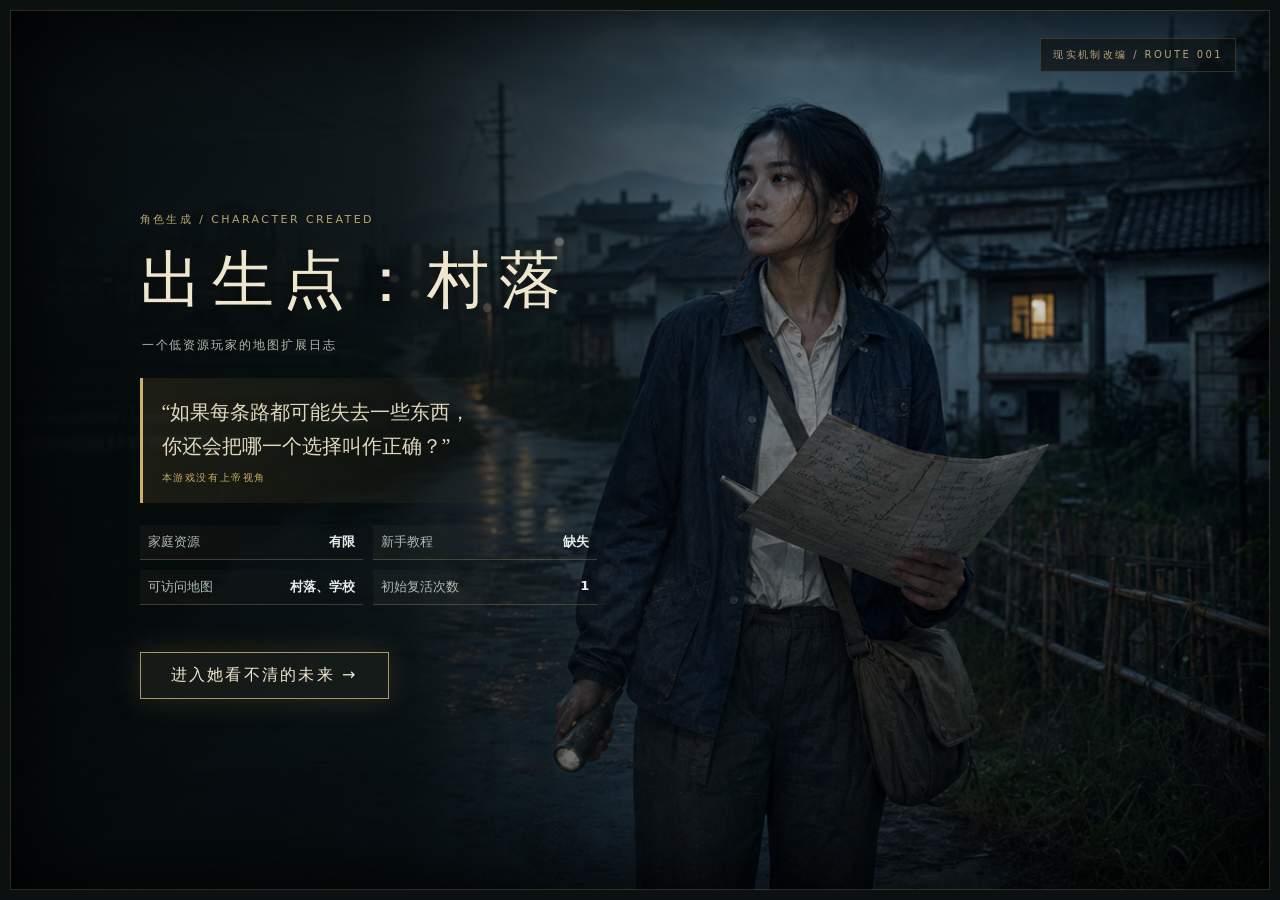
<file: birthpoint-village/index.html>
<!doctype html>
<html lang="zh-CN">
<head>
  <meta charset="UTF-8" />
  <meta name="viewport" content="width=device-width,initial-scale=1,maximum-scale=1,user-scalable=no" />
  <title>出生点：村落</title>
  <style>
    :root{--ink:#dbe5e3;--muted:#85928f;--blue:#7fb6c9;--green:#8bbf99;--gold:#d1ae68;--red:#cc786e;--purple:#a78ac4;--panel:rgba(12,18,19,.88);--line:rgba(190,214,207,.18)}
    *{box-sizing:border-box}html,body{margin:0;width:100%;height:100%;overflow:hidden;background:#090d0e;color:var(--ink);font-family:"Noto Sans SC","Microsoft YaHei",system-ui,sans-serif}
    button{font:inherit}.game{position:relative;width:100vw;height:100vh;min-width:850px;min-height:480px;background:#0c1213;overflow:hidden}.scene{position:absolute;inset:0;transition:filter .5s,opacity .5s}.sky{position:absolute;inset:0;background:linear-gradient(#1d2a2d 0%,#405153 50%,#172221 100%)}
    .fog{position:absolute;inset:0;background:radial-gradient(ellipse at 70% 42%,rgba(173,198,193,.14),transparent 35%),linear-gradient(90deg,rgba(220,230,224,.17),transparent 33%,rgba(130,158,155,.09) 70%,transparent);animation:fog 14s ease-in-out infinite alternate}.mount{position:absolute;left:-5%;right:-5%;bottom:31%;height:38%;background:linear-gradient(160deg,transparent 18%,#23302f 18.3% 35%,#1b2928 35.3% 55%,#263432 55.3%);clip-path:polygon(0 75%,15% 38%,28% 66%,44% 31%,57% 68%,72% 40%,100% 74%,100% 100%,0 100%)}
    .village{position:absolute;left:0;bottom:19%;width:49%;height:32%;opacity:.93}.house{position:absolute;bottom:0;width:110px;height:75px;background:#283433;border:1px solid #43504d}.house:before{content:"";position:absolute;left:-15px;top:-34px;border-left:70px solid transparent;border-right:70px solid transparent;border-bottom:38px solid #202928}.house:after{content:"";position:absolute;left:18px;top:22px;width:21px;height:20px;background:#c3a66a;box-shadow:0 0 22px #c29f59}.h1{left:4%;transform:scale(.85)}.h2{left:25%;bottom:8%;transform:scale(.64)}.h3{left:49%;transform:scale(.48);opacity:.7}
    .city{position:absolute;right:-1%;bottom:20%;width:44%;height:46%;opacity:.48}.tower{position:absolute;bottom:0;width:10%;background:linear-gradient(90deg,#1a2627,#354747);border-top:1px solid #72908d}.tower:after{content:"";position:absolute;inset:8px;background:repeating-linear-gradient(#809c9833 0 3px,transparent 3px 14px)}.t1{left:7%;height:39%}.t2{left:20%;height:72%}.t3{left:36%;height:53%}.t4{left:50%;height:86%}.t5{left:67%;height:63%}.t6{left:81%;height:98%}
    .ground{position:absolute;left:0;right:0;bottom:0;height:32%;background:linear-gradient(#25302d,#111918 60%);border-top:1px solid #4a5c57}.path{position:absolute;bottom:-8%;left:14%;width:76%;height:37%;background:#5b676055;clip-path:polygon(7% 0,52% 0,100% 100%,0 100%)}
    .avatar{position:absolute;left:14%;bottom:18%;width:64px;height:170px;transform:translateX(-50%);transition:left 1.15s cubic-bezier(.2,.8,.3,1),filter .4s;z-index:5}.head{position:absolute;left:17px;top:0;width:33px;height:41px;border-radius:50% 50% 45% 45%;background:#c3a797}.hair{position:absolute;left:10px;top:-5px;width:47px;height:58px;border-radius:48% 52% 35% 50%;background:#202523;clip-path:polygon(0 0,100% 0,95% 100%,74% 74%,60% 40%,35% 58%,22% 100%,0 72%)}.body{position:absolute;left:12px;top:39px;width:43px;height:69px;border-radius:16px 16px 8px 8px;background:#536e76;box-shadow:inset -8px 0 #3d535a}.pack{position:absolute;left:2px;top:49px;width:20px;height:50px;border-radius:8px;background:#343f3d}.leg{position:absolute;top:105px;width:15px;height:60px;background:#292f30;border-radius:3px}.l1{left:16px;transform:rotate(2deg)}.l2{left:36px;transform:rotate(-2deg)}
    .points{position:absolute;left:7%;right:7%;bottom:15%;height:22%;z-index:4}.point{position:absolute;bottom:0;width:18px;height:18px;border:1px solid var(--blue);border-radius:50%;background:#172425;box-shadow:0 0 0 7px #7fb6c918,0 0 25px #7fb6c960;transition:.3s}.point.locked{border-color:#72807b;box-shadow:none;opacity:.38}.point.done{border-color:var(--green);background:var(--green);box-shadow:0 0 18px #8bbf9970}.point:after{content:attr(data-name);position:absolute;white-space:nowrap;left:50%;bottom:27px;transform:translateX(-50%);font-size:11px;letter-spacing:.12em;color:#b9c7c4}.route{position:absolute;height:1px;bottom:9px;background:linear-gradient(90deg,var(--green),var(--blue));transform-origin:left center;opacity:.45}
    .brand{position:absolute;left:34px;top:24px;z-index:20}.brand h1{font-family:serif;font-weight:500;font-size:22px;letter-spacing:.18em;margin:0}.brand p{margin:7px 0;color:var(--muted);font-size:11px;letter-spacing:.16em}.record{position:absolute;right:30px;top:25px;border:1px solid #b979704d;color:#d39a91;padding:8px 12px;font-size:11px;letter-spacing:.18em;z-index:20}.hud{position:absolute;left:28px;bottom:25px;width:310px;background:linear-gradient(90deg,rgba(10,16,17,.88),rgba(10,16,17,.38));border-left:2px solid var(--blue);padding:14px 18px;z-index:15}.hud-title{font-size:10px;letter-spacing:.2em;color:var(--muted);margin-bottom:10px}.stat{display:grid;grid-template-columns:64px 1fr 25px;gap:8px;align-items:center;margin:6px 0;font-size:11px}.bar{height:3px;background:#52605d55}.fill{height:100%;background:var(--blue);transition:width .6s}.stat:nth-child(4) .fill{background:var(--red)}.stat:nth-child(5) .fill{background:var(--gold)}.stat:nth-child(6) .fill{background:var(--green)}
    .asset{position:absolute;right:28px;bottom:26px;width:300px;z-index:15;text-align:right}.asset-label{font-size:10px;color:var(--muted);letter-spacing:.15em}.chips{margin-top:8px;display:flex;gap:7px;justify-content:flex-end;flex-wrap:wrap}.chip{font-size:10px;padding:6px 9px;border:1px solid #8bbf9955;color:#a8ccb1;background:#13201da8}.chip.pass{border-color:#a78ac455;color:#c0a9d4}
    .prompt{position:absolute;left:50%;bottom:9%;transform:translateX(-50%);z-index:22;padding:9px 16px;border:1px solid var(--line);background:#0b1212cc;font-size:12px;letter-spacing:.12em;color:#c8d5d2;animation:pulse 2s infinite}.prompt b{color:var(--gold)}
    .panel{position:absolute;inset:0 0 0 auto;width:min(660px,42vw);z-index:40;display:flex;align-items:stretch;background:linear-gradient(90deg,transparent,rgba(4,7,8,.24) 7%,rgba(4,7,8,.8));opacity:0;pointer-events:none;transform:translateX(36px);transition:.38s}.panel.show{opacity:1;pointer-events:auto;transform:none}.card{width:100%;height:100%;overflow:auto;background:linear-gradient(145deg,rgba(19,28,29,.93),rgba(8,13,14,.97));border-left:1px solid var(--line);box-shadow:-28px 0 90px #0008;padding:54px 46px;position:relative}.chapter{font-size:11px;color:var(--blue);letter-spacing:.22em}.card h2{font-family:serif;font-size:32px;font-weight:500;letter-spacing:.1em;margin:12px 0}.bodycopy{color:#b7c2bf;line-height:1.8;font-size:14px;max-width:650px}.choices{display:grid;grid-template-columns:1fr;gap:9px;margin-top:22px}.choice{color:#c7d1cf;background:#11191a;border:1px solid var(--line);padding:13px 15px;text-align:left;cursor:pointer;transition:.2s}.choice:hover,.choice:focus{border-color:var(--blue);background:#172425;transform:translateX(-4px)}.choice span{color:var(--blue);margin-right:9px}.reveal{display:none;margin-top:24px;border-top:1px solid var(--line);padding-top:22px}.reveal.show{display:block}.truth{font-family:serif;color:#eff4f1;font-size:19px}.variables{display:flex;flex-wrap:wrap;gap:8px;margin:15px 0}.variable{font-size:11px;padding:7px 10px;border:1px solid #d1ae6860;color:#dec28b}.settle{display:grid;grid-template-columns:1fr 1fr;gap:12px;margin:18px 0}.gain,.cost{padding:12px;font-size:12px;background:#0e1716}.gain{border-left:2px solid var(--green)}.cost{border-left:2px solid var(--red)}.continue{float:right;color:#0b1111;background:#b9cbc6;border:0;padding:11px 20px;cursor:pointer;font-weight:700}.intro{position:absolute;inset:0;z-index:60;display:flex;align-items:center;justify-content:center;background:#091011}.intro.off{display:none}.intro-card{width:min(760px,84vw);text-align:center}.intro h1{font-family:serif;font-size:50px;font-weight:400;letter-spacing:.16em;margin:0}.intro .sub{color:#889693;letter-spacing:.16em;font-size:12px;margin:12px}.screen{display:none;min-height:260px}.screen.active{display:block}.specs{display:grid;grid-template-columns:1fr 1fr;gap:10px;text-align:left;margin:30px auto;max-width:560px}.spec{border-bottom:1px solid var(--line);padding:8px;color:#aebbb8;font-size:13px}.spec b{float:right;color:#e5ece9}.rules{font-family:serif;font-size:23px;line-height:2;color:#cbd5d2}.next{margin-top:25px;border:1px solid #82928e;background:transparent;color:#dbe5e3;padding:12px 30px;letter-spacing:.14em;cursor:pointer}.disclaimer{line-height:2;color:#aab7b4;max-width:610px;margin:24px auto;font-size:14px}.end{text-align:center}.end h2{font-size:30px}.save{border:1px solid var(--gold);padding:20px;margin:22px auto;text-align:left;max-width:460px;line-height:2}.rotate{display:none}
    /* Cinematic art direction */
    .scene{background-image:linear-gradient(90deg,rgba(3,8,9,.48),transparent 42%,rgba(3,7,8,.08)),url("assets/village-hero.png");background-size:106% auto;background-position:center center;filter:saturate(.88) contrast(1.04);animation:cameraBreath 16s ease-in-out infinite alternate}
    .scene:before{content:"";position:absolute;inset:0;z-index:9;pointer-events:none;background:radial-gradient(ellipse at center,transparent 48%,rgba(1,4,5,.58) 100%);box-shadow:inset 0 0 0 1px #b9a47733,inset 0 0 90px #000}
    .scene:after{content:"";position:absolute;inset:-20%;z-index:10;pointer-events:none;opacity:.14;background:repeating-linear-gradient(105deg,transparent 0 23px,#d8e4e329 24px 25px,transparent 26px 51px);animation:rainMove 2.8s linear infinite}
    .scene.dry:after{opacity:.025;animation-duration:10s}
    .scene-film{position:absolute;inset:0;width:100%;height:100%;object-fit:cover;z-index:1;opacity:0;transition:opacity .45s}.scene-film.playing{opacity:1}.game.cinematic .hud,.game.cinematic .asset,.game.cinematic .brand,.game.cinematic .record,.game.cinematic .prompt,.game.cinematic .points,.game.cinematic .diary{opacity:0;pointer-events:none}.game.cinematic .scene:before{background:radial-gradient(ellipse at center,transparent 72%,rgba(1,4,5,.32) 100%)}
    .film-caption{position:absolute;left:5%;bottom:8%;z-index:35;width:min(640px,54vw);padding:18px 22px 17px;border-left:3px solid var(--gold);background:linear-gradient(90deg,rgba(5,9,10,.9),rgba(5,9,10,.48) 75%,transparent);color:#eee8d8;opacity:0;transform:translateY(10px);transition:opacity .45s,transform .45s;pointer-events:none;text-shadow:0 2px 8px #000}.film-caption.show{opacity:1;transform:none}.film-caption-label{font-size:9px;letter-spacing:.22em;color:#c2aa70;margin-bottom:8px}.film-caption-text{font-family:serif;font-size:21px;line-height:1.65}.film-caption-source{margin-top:8px;color:#8e9792;font-size:9px;letter-spacing:.1em}
    .sky,.mount,.city,.village,.ground,.path,.fog,.avatar{display:none}
    .points{bottom:7%;left:24%;right:4%;height:8%}.point:after{bottom:25px;color:#d0d2c8;text-shadow:0 2px 8px #000}.route{background:#bcae8666}
    .brand{left:38px;top:30px;text-shadow:0 2px 14px #000}.brand h1{font-size:27px;color:#e0d8c1}.record{border-color:#9f8f6555;color:#c0ad7e;background:#0b1111aa}
    .hud{bottom:26px;left:28px;width:285px;border:1px solid #aa9a7150;border-left:3px solid #b7a576;background:linear-gradient(110deg,rgba(15,21,20,.94),rgba(26,31,27,.74));box-shadow:0 14px 40px #0008;backdrop-filter:blur(6px)}
    .asset{bottom:25px;background:#0b1111a6;border:1px solid #a3916750;padding:12px}.prompt{bottom:10%;border-color:#b5a57466;background:#101615e8;color:#d8d2bf;box-shadow:0 8px 30px #000}
    .intro{background:linear-gradient(90deg,rgba(5,10,11,.97) 0%,rgba(5,10,11,.87) 31%,rgba(5,10,11,.18) 63%,rgba(5,10,11,.2)),url("assets/village-hero.png") center/cover no-repeat;justify-content:flex-start;border:10px solid #0b1010;box-shadow:inset 0 0 0 1px #a7946744,inset 0 0 100px #000}
    .intro:after{content:"现实机制改编 / ROUTE 001";position:absolute;right:34px;top:28px;color:#b7a576;font-size:10px;letter-spacing:.24em;border:1px solid #9e8c6044;padding:9px 12px;background:#0b1010aa}
    .intro-card{width:42vw;min-width:520px;margin-left:7vw;text-align:left;padding:40px}.intro h1{font-size:62px;color:#eee6ce;text-shadow:0 3px 18px #000,0 0 45px #c5a65b30}.intro .sub{margin:15px 2px;color:#b9b9ae}.hook{max-width:560px;margin:24px 0 18px;padding:17px 19px;border-left:3px solid var(--gold);background:linear-gradient(90deg,#b99a4c1f,transparent);font-family:serif;font-size:20px;line-height:1.7;color:#e1d8bf}.hook em{display:block;color:#c8ab68;font-style:normal;font-family:system-ui,sans-serif;font-size:10px;letter-spacing:.16em;margin-top:6px}.specs{margin:22px 0;max-width:500px}.spec{background:linear-gradient(90deg,#8f805a12,transparent);border-bottom-color:#a4936655}.rules{font-size:24px;color:#d1ccb9}.disclaimer{margin:24px 0}.next{border-color:#a99667;color:#eee5cc;background:#171c19e6;transition:.2s;box-shadow:0 0 30px #bd9b4830}.next:hover{background:#a99667;color:#101310;transform:translateX(4px)}
    .panel{background:rgba(3,7,8,.52);backdrop-filter:blur(13px)}.card{border-color:#a9966755;background:linear-gradient(145deg,rgba(24,31,28,.97),rgba(10,15,15,.98));box-shadow:0 32px 110px #000,inset 0 0 50px #8c7b5010}.card:before{content:"ROUTE / MAP ACCESS";position:absolute;right:30px;top:24px;color:#a69465;font-size:9px;letter-spacing:.2em}.chapter{color:#b9a56f}.choice{border-color:#a9966738;background:#161c1a}.choice:hover,.choice:focus{border-color:#b9a56f;background:#222a25}.choice span{color:#b9a56f}
    .riskbox{display:none;margin-top:16px;padding:15px 17px;border:1px solid #b85f555e;border-left:3px solid var(--red);background:#2b1515e8;color:#d7b3ad;font-size:12px;line-height:1.7}.riskbox.show{display:block;animation:riskIn .25s ease}.riskbox strong{display:block;color:#e0c9c4;letter-spacing:.12em;margin-bottom:4px}.doubt{margin-top:11px;padding:10px 12px;border-top:1px solid #a98f6a35;background:#11181799;color:#cfc8b6;font-family:serif;font-size:14px;line-height:1.7}.doubt:before{content:"她立刻反驳了自己";display:block;color:#9f916c;font-family:system-ui,sans-serif;font-size:9px;letter-spacing:.18em;margin-bottom:4px}.hesitation{float:right;color:#8e8572;font-size:9px;letter-spacing:.12em}.risk-actions{display:flex;gap:9px;margin-top:11px}.risk-actions button{border:1px solid #a98f6a;background:#151b19;color:#d6cfbb;padding:8px 13px;cursor:pointer}.risk-actions .confirm{border-color:#b86e64;color:#e4b9b2}.scene-shift{animation:sceneIn .8s ease}@keyframes sceneIn{from{opacity:.38;filter:blur(8px) saturate(.5)}to{opacity:1;filter:blur(0) saturate(.88)}}@keyframes riskIn{from{opacity:0;transform:translateY(5px)}}
    .diary{position:absolute;left:4.5%;top:29%;z-index:18;width:min(390px,31vw);padding:22px 24px 20px;background:linear-gradient(110deg,rgba(10,15,15,.88),rgba(12,17,16,.34));border-left:2px solid #b7a576;color:#ddd7c5;box-shadow:0 20px 60px #0008;backdrop-filter:blur(5px);opacity:0;transform:translateY(12px);transition:opacity .8s,transform .8s}.diary.show{opacity:1;transform:none}.diary-label{font-size:9px;letter-spacing:.24em;color:#b7a576;margin-bottom:13px}.diary-text{font-family:serif;font-size:18px;line-height:1.9;text-shadow:0 2px 10px #000}.diary-note{margin-top:12px;color:#7f8d88;font-size:9px;letter-spacing:.12em}
    .unknown{margin:12px 0;padding:10px 12px;border:1px dashed #8f876e55;color:#a9a595;font-size:12px}.unknown b{color:#c4b98f;font-weight:400}
    .projection{display:flex;gap:7px;flex-wrap:wrap;margin-top:10px}.projection span{padding:5px 8px;border:1px solid #ad9a6850;color:#c7baa0;font-size:10px}.projection .down{border-color:#b86e6455;color:#d39a91}.interrupt{position:absolute;inset:0;z-index:55;display:flex;align-items:center;justify-content:center;background:#090b0be8;opacity:0;pointer-events:none;transition:.3s}.interrupt.show{opacity:1;pointer-events:auto}.interrupt-card{width:min(620px,70vw);border:1px solid #a15f5555;border-left:4px solid var(--red);background:#121717;padding:36px;box-shadow:0 30px 100px #000}.interrupt-card h2{font-family:serif;font-weight:400;color:#dbc9bf}.alarm{color:#d3867b;letter-spacing:.18em;font-size:10px}.future-skills{display:grid;gap:8px;margin:20px 0}.future-skills span{border:1px solid #b86e6450;padding:11px;color:#d0b7b2;background:#241617}.open-save{border:1px solid var(--gold);background:#b19a62;color:#101311;padding:12px 18px;cursor:pointer}
    @keyframes cameraBreath{0%{background-size:106% auto;background-position:49% 50%}100%{background-size:110% auto;background-position:51% 49%}}@keyframes rainMove{to{transform:translate(-3%,8%)}}
    @keyframes fog{to{transform:translateX(4%);opacity:.7}}@keyframes pulse{50%{opacity:.55}}@media(max-aspect-ratio:1.35){.rotate{display:flex;position:fixed;inset:0;z-index:99;background:#091011;align-items:center;justify-content:center;text-align:center;padding:30px;line-height:2}.game{display:none}}
  </style>
</head>
<body>
<div class="rotate">请旋转设备至横屏<br><small>这是一款为横屏探索设计的游戏</small></div>
<main class="game">
  <section class="intro" id="intro"><div class="intro-card">
    <div class="screen active"><p class="chapter">角色生成 / CHARACTER CREATED</p><h1>出生点：村落</h1><p class="sub">一个低资源玩家的地图扩展日志</p><div class="hook">“如果每条路都可能失去一些东西，<br>你还会把哪一个选择叫作正确？”<em>本游戏没有上帝视角</em></div><div class="specs"><div class="spec">家庭资源<b>有限</b></div><div class="spec">新手教程<b>缺失</b></div><div class="spec">可访问地图<b>村落、学校</b></div><div class="spec">初始复活次数<b>1</b></div></div><button class="next">进入她看不清的未来 →</button></div>
    <div class="screen"><p class="chapter">世界规则 / SYSTEM RULES</p><div class="rules">意志决定移动速度。<br>阶层决定初始地图。<br>资源决定失败后能否重来。<br>关键事件会重新生成路线。</div><div class="hook">你看到的风险，只是她当时能够想到的部分。<br>看不到的后果，才是她真正面对的未来。</div><button class="next">继续</button></div>
    <div class="screen"><p class="chapter">改编声明 / ADAPTATION NOTE</p><p class="disclaimer">本游戏基于现实经验与社会结构机制改编。<br>人物均为复合角色；时间、地点和身份经过调整。<br>改编不提供成功公式，只保留选择、限制与现实代价。</p><button class="next" id="start">进入地图</button></div>
  </div></section>
  <div class="scene"><video class="scene-film" id="sceneFilm" playsinline></video><div class="sky"></div><div class="mount"></div><div class="city"><i class="tower t1"></i><i class="tower t2"></i><i class="tower t3"></i><i class="tower t4"></i><i class="tower t5"></i><i class="tower t6"></i></div><div class="village"><i class="house h1"></i><i class="house h2"></i><i class="house h3"></i></div><div class="ground"></div><div class="path"></div><div class="fog"></div>
    <div class="points" id="points"></div><div class="avatar" id="avatar"><i class="pack"></i><i class="head"></i><i class="hair"></i><i class="body"></i><i class="leg l1"></i><i class="leg l2"></i></div>
  </div>
  <aside class="film-caption" id="filmCaption"><div class="film-caption-label">心情片段 / INNER RECORD</div><div class="film-caption-text" id="filmCaptionText"></div><div class="film-caption-source" id="filmCaptionSource"></div></aside>
  <header class="brand"><h1>出生点：村落</h1><p>MAP ACCESS LOG / 2026</p></header><div class="record">● 现实机制改编</div>
  <aside class="hud"><div class="hud-title">人生资源面板 / LIFE RESOURCES</div><div id="stats"></div></aside>
  <aside class="asset"><div class="asset-label">已留下的资产 / INVENTORY</div><div class="chips" id="assets"><span class="chip">尚未获得</span></div></aside>
  <aside class="diary" id="diary"><div class="diary-label">心情片段 / INNER VOICE</div><div class="diary-text" id="diaryText"></div><div class="diary-note">识别信息已隐去 · 内容按节点节选</div></aside>
  <div class="prompt" id="prompt">按 <b>E</b> 读取当前节点 · 悬停选项推演代价</div>
  <section class="interrupt" id="interrupt"><article class="interrupt-card" id="interruptCard"></article></section>
  <section class="panel" id="panel"><article class="card" id="card"></article></section>
</main>
<script>
const levels=[
 {n:'教育之门',s:'第一次升学失败。家庭没有明确的职业攻略，继续考试需要时间与经济成本。',c:['接受当前结果，立即工作','再尝试一次','一边谋生，一边寻找其他入口'],truth:'真实的她选择了：继续尝试。',vars:['规则信息','家庭安全余量'],gain:'规则拆解能力',cost:'时间、身体、家庭安全余量',note:'努力提高了她接近入口的概率，却没有立即改变结果。',d:[5,8,-12,-8,3]},
 {n:'安全屋',s:'引路人A提供了安静空间、桌椅、反馈和生活秩序。你要如何理解这份帮助？',c:['把帮助当作偶然，独自继续','使用稳定环境，也观察它为何有效','把未来完全交给引路人'],truth:'真实的她使用了这个空间，并第一次感到行动效率发生改变。',vars:['支持网络'],gain:'稳定学习方法',cost:'对支持环境的依赖风险',note:'同一个人，在获得稳定空间和持续反馈后，行动效率明显改变。努力并不独立发生。',d:[10,10,8,7,4]},
 {n:'家庭风险事件',s:'家庭主要收入突然中断，并出现健康风险。学费、生活成本和考试同时逼近。',c:['放弃长期目标，先解决现金流','继续考试，把风险交给家人','缩减开支，继续准备，同时寻找收入'],truth:'真实的她在几个方案之间反复摇摆，最终缩减开支、继续准备并寻找收入。',vars:['现金流','健康风险','失败成本'],gain:'风险预判能力',cost:'安全余量与身体状态',note:'对资源有限的玩家来说，同一次考试承担的并不只是同一张试卷。',d:[3,4,-22,-18,5]},
 {n:'共享地图',s:'地图访客B让你看见不同的教育路径、家庭规划和社会资源。',c:['把对方的地图当作自己的未来','拒绝所有来自关系的帮助','观察规则，保留自己的生产能力'],truth:'真实路线不是一次选对，而是经历过依赖、比较、学习和祛魅。',vars:['关系位置','临时通行证'],gain:'阶层观察、关系边界',cost:'未获得该地图的永久访问权',note:'看见另一种生活，不等于拥有另一种生活。',pass:'高资源生活地图',d:[4,18,10,-5,12]},
 {n:'窗口开启',s:'长期备考后，成绩并不具有压倒性优势，但政策和招生变化打开了新的入口。',c:['等待窗口替自己完成积累','继续满足最低条件，尝试进入','认定运气不公平，退出路线'],truth:'真实的她选择了继续准备，并在规则变化时获得新的教育资格。',vars:['全服事件：录取规则变化','政策窗口','运气'],gain:'新的教育资格 · 大城市访问权',cost:'学费与生存成本同步开启',note:'窗口不会替玩家积累能力，但会突然改变能力的兑换率。',d:[12,20,-16,-7,16]},
 {n:'组织迷宫',s:'你完成任务越来越快，却发现执行能力没有自动转化为决策权。',c:['继续提高执行速度','学习向上管理','沉淀方法，寻找能参与定义问题的位置','离开组织'],truth:'真实的她在组织A、B、C之间反复尝试，开始区分“好用”与“被尊重”。',vars:['组织权力','可替代性'],gain:'AI工作流 · 可迁移作品',cost:'身体状态持续下降',note:'执行效率上升；决策权没有同步上升。',d:[15,13,4,-23,18]},
 {n:'创造者模式',s:'离开组织后，稳定结构消失，自己的内容和系统仍未完成。下一步是什么？',c:['继续寻找稳定工作','追逐下一个风口','依靠关系获得安全','建立自己的生产系统','暂时停下，修复身体'],truth:'真实的她选择：在没有确定答案时，先公开记录自己的实验。',vars:['公开反馈','未知市场','同行者C'],gain:'公开解释自己的能力',cost:'确定性与组织保护',note:'她还没有走出阶层结构，但她已经开始看懂地图，并把路标留给后来的人。',d:[9,8,-8,-10,22]}
];
let i=0,chosen=false,hesitations=0;const statNames=['学习能力','信息视野','安全余量','支持网络','选择权'];let vals=[38,18,26,28,12], assets=[];
const $=s=>document.querySelector(s), stats=$('#stats'), points=$('#points'), avatar=$('#avatar'), panel=$('#panel'), card=$('#card');
const sceneImages=['01-education.png','02-safehouse.png','03-family-risk.png','04-shared-map.png','05-window.png','06-organization.png','07-creator.png'];
const openingMedia={ambient:'assets/video/01A-map-overhead.mp4',enter:'assets/video/01B-first-look.mp4'};
const futureMedia={enter:'assets/video/08A-future-gaze.mp4',resolve:'assets/video/08B-open-archive.mp4'};
const media=[
 {poster:sceneImages[0],ambient:null,enter:'assets/video/02A-repeated-training.mp4',resolve:'assets/video/02B-rule-understanding.mp4'},
 {poster:sceneImages[1],ambient:null,enter:'assets/video/03A-key-placed.mp4',resolve:'assets/video/03B-accept-support.mp4'},
 {poster:sceneImages[2],ambient:null,enter:null,resolve:null},
 {poster:sceneImages[3],ambient:null,enter:'assets/video/04A-maps-overlap.mp4',resolve:'assets/video/04B-take-route.mp4'},
 {poster:sceneImages[4],ambient:null,enter:'assets/video/05A-gate-opens.mp4',resolve:'assets/video/05B-meet-window.mp4'},
 {poster:sceneImages[5],ambient:null,enter:'assets/video/06A-capability-called.mp4',resolve:'assets/video/06B-decision-room.mp4'},
 {poster:sceneImages[6],ambient:null,enter:'assets/video/07A-open-diary.mp4',resolve:'assets/video/07B-share-archive.mp4'}
];
const filmCaptions={
 '01B-first-look.mp4':{source:'源自 2023年9月9日 · 隐私化改写',cues:[[.3,'那时能看见的地图，只有村落和学校。'],[2.7,'“突然好想回到校园。希望学历能带来更好的工作机会，也让我有能力照顾家人。”']]},
 '02A-repeated-training.mp4':{source:'源自 2023年8月26日、9月8日',cues:[[.3,'“第一天，先学一小时。”'],[3,'第一次作业低于平均分。已经九月了，我做得太少，必须追上进度。']]},
 '02B-rule-understanding.mp4':{source:'源自 2023年9月9日 · 节选改写',cues:[[.3,'她继续写，不是因为确信这次一定成功。'],[3,'“我只是希望，努力能够换来一个更大的生活范围。”']]},
 '03A-key-placed.mp4':{source:'源自 2023年9月10日 · 隐去人物身份',cues:[[.3,'桌面、钥匙、安静的房间——这些从来不是理所当然。'],[3,'“有人愿意带着我学习，也肯定了我的能力。”']]},
 '03B-accept-support.mp4':{source:'源自 2023年9月10—12日 · 节选改写',cues:[[.3,'接受支持，不等于把未来交给别人。'],[2.8,'她开始明白：努力需要空间、反馈，也需要有人暂时托住生活。']]},
 '04A-maps-overlap.mp4':{source:'源自 2024年2月12日 · 隐私化改写',cues:[[.3,'另一张地图第一次覆盖在她的生活上。'],[3.2,'“对方拥有的是对方的阶层和资源。我要得到，需要走自己的路。”']]},
 '04B-take-route.mp4':{source:'源自 2024年2月7日 · 隐私化改写',cues:[[.3,'她拿走的不是关系本身，而是观察世界的新方法。'],[3,'“把学会的东西留在自己身上。即使关系结束，我也应该有所收获。”']]},
 '05A-gate-opens.mp4':{source:'源自 2025年9月17日 · 节选改写',cues:[[.3,'窗口突然改变了能力的兑换方式。'],[3,'“我相信命运，但我也会发挥主体性。”']]},
 '05B-meet-window.mp4':{source:'源自 2025年9月17日 · 隐去地点',cues:[[.3,'门打开以后，学费、生存成本和陌生生活同时出现。'],[3,'“一路经历拒绝和变化，心路一再改变，但我都在成长。”']]},
 '06A-capability-called.mp4':{source:'源自 2025年10月31日 · 节选改写',cues:[[.3,'任务越来越多，能力边界也在不断扩展。'],[3,'“回头看，我做了很多东西。可接到任务时，我感受到的首先是负荷。”']]},
 '06B-decision-room.mp4':{source:'源自 2026年1月3日 · 节选改写',cues:[[.3,'她终于看见：执行得快，并不会自动获得定义问题的权力。'],[3,'“当我的话语权越来越高，我也可能被架空、被复制。”']]},
 '07A-open-diary.mp4':{source:'源自 2025年10月26日',cues:[[.3,'她打开日记，不是为了证明自己曾经多么正确。'],[3,'“创作是对自我的表达。我想利用新的技术，创作出属于自己的人生纪实。”']]},
 '07B-share-archive.mp4':{source:'源自 2025年11月18—20日 · 节选改写',cues:[[.3,'公开一部分，也意味着保留一部分。'],[3,'“我想记录感受，又不想暴露全部隐私。我还在寻找自己的表达方式。”']]},
 '08A-future-gaze.mp4':{source:'源自 2026年1月3日',cues:[[.3,'未来的她，可能会把所有偶然解释成自己的能力。'],[3.4,'“我不知道这个时代我能做什么，也不知道自己能走到哪一步。”']]},
 '08B-open-archive.mp4':{source:'源自 2026年1月3日 · 节选改写',cues:[[.3,'完整存档重新展开：支持、窗口、关系、身体代价，一个都不能删去。'],[3.5,'“破除困难的起点，是先精准地定义它，然后想办法解构。”']]}
};
const diaryLines=[
 '“突然好想回到校园。最主要是希望学历可以带来好的工作机会，可以早点实现经济自由，帮助家人。”',
 '“有人愿意带着我学习，也肯定了我的能力。原来稳定的空间和反馈，真的会改变一个人的状态。”',
 '“我要让自己在这个地方存活。动一动头脑，用上我的技能。我能依靠的，首先得是我自己。”',
 '“他拥有的是他的阶层和资源。看见那张地图，不代表我已经拥有它；我要得到，需要付出自己的努力。”',
 '“我相信命运，但我也会发挥主体性。一路经历租房被拒、工作变化，心路一再改变，但我都在成长。”',
 '“我不能一直做重复性的活。我的工作需要有意义，我想攻坚克难；但是身体也确实有限。”',
 '“创作是对自我的表达。我想利用新的工具，把经历变成一份地图，也许它能够惠及后来的人。”'
];
const risks=[
 ['长期路线可能提前关闭；短期现金流改善','安全余量 −8；身体负担 −6；结果仍不确定','精力被两条路线分散；进度变慢'],
 ['学习效率较低；孤立感上升','对支持环境产生依赖；离开后效率可能回落','自主选择权下降；关系中断会使路线失效'],
 ['长期资格路线关闭概率上升','家庭内部压力与关系损耗上升','睡眠与身体状态下降；两条任务同时失败的风险'],
 ['临时通行证被误认为永久资产；关系变化时地图关闭','信息入口减少；可能错过可学习的规则','会经历比较与不适；必须持续维护自己的生产能力'],
 ['积累不足时窗口无法兑换；等待成本上升','学费与生存成本立即开启；原有安全余量下降','当前教育入口关闭；再次进入成本未知'],
 ['身体状态持续下降；高效率可能强化“可替代执行者”位置','情绪劳动增加；未必获得真正决策权','短期晋升变慢；需要承担作品沉淀成本','稳定收入中断；新路线尚未生成'],
 ['稳定收入恢复，但自主项目进度暂停','窗口依赖增强；规则变化时收益可能归零','临时通行证依赖上升；选择权可能下降','现金流波动；公开失败风险上升','路线暂停；修复需要时间且没有即时成果']
];
const futureDoubts=[
 '“如果这一次还是没有打开入口，我还能回到哪里？继续尝试是在接近未来，还是只是不敢承认失败？”',
 '“当这个房间和帮助有一天消失，我还能保持现在的效率吗？这究竟是我的能力，还是借来的秩序？”',
 '“我不知道应该先救眼前，还是保住更远的路。无论舍弃哪一边，未来的我会不会责怪现在的选择？”',
 '“我看见了另一种生活，却不知道自己是否真的能留下。如果关系结束，那张地图还会向我开放吗？”',
 '“窗口真的打开了吗，还是我只想把偶然当成答案？进入新地图以后，我有能力承担随之而来的成本吗？”',
 '“我做得越来越快，却越来越不知道自己会成为谁。继续留下，是在积累能力，还是在训练别人如何替代我？”',
 '“如果离开稳定结构之后什么都没有发生呢？我是在建立自己的系统，还是在给不确定寻找一个好听的名字？”'
];
const counterLines=[
 ['“现在停下来，至少不会再输。可如果这份安全慢慢变成一辈子呢？”','“如果又失败呢？我失去的可能不只是一年。”','“两边都抓住，听起来最稳妥。可我的身体真的能同时承担两种生活吗？”'],
 ['“拒绝帮助就算独立吗？还是我只是在害怕承认，努力也需要条件？”','“如果有一天这个房间不再属于我，我学会的东西还会留下吗？”','“把未来交出去很轻松。可一旦对方离开，我是不是会连方向也一起失去？”'],
 ['“先解决眼前没有错。可长期目标关闭后，我还有机会重新找到入口吗？”','“我可以继续考，但凭什么让家里替我承担所有未知？”','“看起来谁都没有被放弃。可最后会不会是身体先放弃我？”'],
 ['“那是对方的生活，不是我的。我是在靠近未来，还是在借用别人的身份？”','“全部拒绝就不会受伤。可我会不会也因此错过理解世界的机会？”','“我真的能一边进入这张地图，一边保住自己的边界吗？”'],
 ['“如果只等待变化，我过去的积累够不够在窗口打开时被看见？”','“进去以后怎么办？学费、生活和陌生城市不会因为录取而消失。”','“退出可以停止焦虑。可下一个入口什么时候出现，没有人知道。”'],
 ['“再快一点，也许就会被需要。可被需要和拥有决定权，是同一件事吗？”','“学会让上级理解我，也许有用。可我是不是又在承担更多看不见的劳动？”','“暂时慢下来沉淀方法，会不会反而被组织认为不够好用？”','“离开也许能保护自己。可门外真的有位置在等我吗？”'],
 ['“稳定工作能让我喘气。可自己的系统会不会再次被无限推迟？”','“风口来得快，也消失得快。我追到的是机会，还是下一次依赖？”','“有人托住我当然很好。可如果安全来自关系，我还能自由地说不吗？”','“如果公开后没有人看见呢？我是在创业，还是在美化失业？”','“停下来不是失败。可当所有人都在向前时，我能允许自己修复多久？”']
];
function setScene(k){const scene=$('.scene'),diary=$('#diary'),entry=media[Math.min(k,6)];scene.style.backgroundImage=`linear-gradient(90deg,rgba(3,8,9,.52),transparent 44%,rgba(3,7,8,.08)),url("assets/${entry.poster}")`;scene.classList.toggle('dry',[3,5,6].includes(k));scene.classList.remove('scene-shift');void scene.offsetWidth;scene.classList.add('scene-shift');setTimeout(()=>scene.classList.remove('scene-shift'),850);diary.classList.remove('show');$('#diaryText').textContent=diaryLines[Math.min(k,6)];setTimeout(()=>diary.classList.add('show'),500)}
function playSource(src,loop=false,onEnd){const video=$('#sceneFilm'),caption=$('#filmCaption');if(!src)return false;let done=false,captionIndex=-1;const captionData=filmCaptions[src.split('/').pop()];caption.classList.remove('show');video.ontimeupdate=()=>{if(loop||!captionData)return;let next=-1;captionData.cues.forEach((cue,idx)=>{if(video.currentTime>=cue[0])next=idx});if(next!==captionIndex&&next>=0){captionIndex=next;caption.classList.remove('show');setTimeout(()=>{if(done)return;$('#filmCaptionText').textContent=captionData.cues[next][1];$('#filmCaptionSource').textContent=captionData.source;caption.classList.add('show')},120)}};const finish=()=>{if(done)return;done=true;caption.classList.remove('show');if(!loop){video.classList.remove('playing');$('.game').classList.remove('cinematic')}if(onEnd)onEnd()};video.pause();video.src=src;video.loop=loop;video.muted=loop;video.currentTime=0;video.classList.add('playing');if(!loop)$('.game').classList.add('cinematic');video.onended=finish;video.onerror=finish;video.play().catch(finish);return true}
function playFilm(type,k,onEnd){return playSource(media[Math.min(k,6)]?.[type],false,onEnd)}
function playOpening(){playSource(openingMedia.enter,false,()=>playSource(openingMedia.ambient,true))}
function tier(v){return v<20?'受限':v<40?'偏低':v<60?'稳定':v<80?'扩展':'较高'}
function renderStats(){stats.innerHTML=statNames.map((n,k)=>`<div class="stat"><span>${n}</span><div class="bar"><div class="fill" style="width:${Math.max(8,Math.min(100,vals[k]))}%"></div></div><b>${tier(vals[k])}</b></div>`).join('')}
function renderMap(){points.innerHTML=levels.map((l,k)=>`<i class="point ${k<i?'done':k>i?'locked':''}" style="left:${4+k*14.5}%" data-name="${l.n}"></i>${k<6?`<i class="route" style="left:${5.5+k*14.5}%;width:13%"></i>`:''}`).join('');avatar.style.left=(10+i*11.9)+'%'}
function openLevel(){if(i>=levels.length||i===2||$('.game').classList.contains('cinematic'))return;chosen=false;hesitations=0;const l=levels[i];setScene(i);card.innerHTML=`<div class="chapter">读取节点 / ${String(i+1).padStart(2,'0')}</div><h2>${l.n}</h2><p class="bodycopy">${l.s}</p><p class="chapter">不是重选人生，而是查看当时存在过的可能性</p><div class="choices">${l.c.map((x,k)=>`<button class="choice" data-k="${k}"><span>${String.fromCharCode(65+k)}</span>推演：${x}</button>`).join('')}</div><div class="riskbox" id="riskbox"></div><div class="reveal" id="reveal"></div>`;const showDrawer=()=>{panel.classList.add('show');card.querySelectorAll('.choice').forEach(b=>{b.onmouseenter=b.onfocus=()=>previewRisk(+b.dataset.k);b.onclick=()=>armChoice(+b.dataset.k)})};if(!playFilm('enter',i,showDrawer))showDrawer()}
function projection(k){const dir=k%3;return dir===0?'<span>信息视野 ↑</span><span class="down">安全余量 ↓</span>':dir===1?'<span>学习能力 ↑</span><span class="down">支持网络：未知</span>':'<span>选择权：可能扩大</span><span class="down">身体透支风险</span>'}
function previewRisk(k){if(chosen)return;const box=$('#riskbox');box.innerHTML=`<strong>读取这条路线的风险</strong>${risks[i][k]}<div class="projection">${projection(k)}</div><small>这里只显示当时能够预见的部分。</small><div class="doubt">${counterLines[i][k]}</div><span class="hesitation">推演不会改写原始存档</span>`;box.classList.add('show')}
function armChoice(k){if(chosen)return;hesitations++;const box=$('#riskbox');box.innerHTML=`<strong>路线 ${String.fromCharCode(65+k)} · 代价推演</strong>${risks[i][k]}<div class="projection">${projection(k)}</div><div class="doubt">${counterLines[i][k]}<br><br>${futureDoubts[i]}</div><span class="hesitation">已查看 ${hesitations} 种可能</span><div class="risk-actions"><button class="confirm">读取原始存档</button><button class="cancel">推演另一种可能</button></div>`;box.classList.add('show');box.querySelector('.confirm').onclick=()=>reveal(k);box.querySelector('.cancel').onclick=()=>{box.classList.remove('show')}}
function reveal(k){if(chosen)return;chosen=true;const l=levels[i];$('#riskbox').classList.remove('show');card.querySelectorAll('.choice').forEach((b,x)=>{b.style.opacity=x===k?'1':'.28';b.disabled=true});panel.classList.remove('show');const showResult=()=>{panel.classList.add('show');$('#reveal').innerHTML=`<p class="chapter">原始路线已解锁</p><p class="truth">${l.truth.replace('真实的她','角色').replace('真实路线','原始路线')}</p><div class="unknown">她不是因为确定这条路正确才出发。<br><b>当时，没有任何一条路真正安全。</b></div><div class="variables">${l.vars.map(v=>`<span class="variable">发现隐藏变量：${v}</span>`).join('')}</div><div class="settle"><div class="gain">永久资产<br><b>${l.gain}</b></div><div class="cost">现实代价<br><b>${l.cost}</b></div></div><p class="bodycopy">${l.note}</p><button class="continue">写回存档并返回地图 →</button>`;$('#reveal').classList.add('show');$('#reveal .continue').onclick=complete};if(!playFilm('resolve',i,showResult))showResult()}
function complete(){const l=levels[i];vals=vals.map((v,k)=>Math.max(0,Math.min(99,v+l.d[k])));assets.push(`<span class="chip">${l.gain.split(' · ')[0]}</span>`);if(l.pass)assets.push(`<span class="chip pass">临时：${l.pass}</span>`);$('#assets').innerHTML=assets.slice(-5).join('');i++;panel.classList.remove('show');renderStats();renderMap();if(i===2){setTimeout(triggerFamilyEvent,600);return}if(i<levels.length)setScene(i);if(i===levels.length)setTimeout(futureSample,700)}
function triggerFamilyEvent(){setScene(2);const wrap=$('#interrupt'),box=$('#interruptCard');box.innerHTML=`<p class="alarm">突发系统事件 / ROUTE INTERRUPTION</p><h2>家庭主要收入突然中断</h2><p class="bodycopy">健康风险上升。原路线仍在运行，但失败不再只意味着一次考试。</p><div class="future-skills"><span>安全余量 ↓</span><span>临时异常：身体透支 · 持续时间未知</span><span>选择权受到挤压</span></div><button class="open-save">接受事件并继续</button>`;wrap.classList.add('show');box.querySelector('button').onclick=()=>{vals[2]=Math.max(5,vals[2]-22);vals[4]=Math.max(5,vals[4]-8);assets.push('<span class="chip pass">异常：身体透支</span>');$('#assets').innerHTML=assets.slice(-5).join('');i=3;wrap.classList.remove('show');renderStats();renderMap();setScene(i)}}
function futureSample(){panel.classList.remove('show');const showFuture=()=>{panel.classList.add('show');card.innerHTML=`<div><p class="alarm">检测到最高风险模型</p><h2>未来样本</h2><p class="bodycopy">地图已经扩展。系统却发现，最危险的路线不在过去，而在她如何解释自己的过去。</p><div class="future-skills"><span>把窗口解释成实力</span><span>把支持改写成独立</span><span>用结果证明规则公平</span></div><div class="unknown">这不是需要击败的最终敌人。<br><b>这是一个需要持续校准的未来版本。</b></div><button class="open-save" id="openFullSave">打开完整存档</button></div>`;$('#openFullSave').onclick=openFullSave};if(!playSource(futureMedia.enter,false,showFuture))showFuture()}
function openFullSave(){panel.classList.remove('show');const showArchive=()=>{panel.classList.add('show');card.innerHTML=`<div class="end"><p class="chapter">完整存档 / FULL ARCHIVE</p><h2>创造者模式：进行中</h2><div class="save">当前存档：2026年夏<br>阶层跨越：尚未判定<br>下一张地图：仍在加载</div><p class="bodycopy">钥匙、窗口、支持网络、临时通行证和身体代价重新写回存档。<br><br>她还没有走出阶层结构，但已经开始看懂地图，并把路标留给后来的人。</p><button class="next" onclick="location.reload()">重新读取存档</button></div>`};if(!playSource(futureMedia.resolve,false,showArchive))showArchive()}
sceneImages.forEach(src=>{const img=new Image();img.src='assets/'+src});
document.querySelectorAll('.next').forEach((b,idx)=>b.onclick=()=>{const active=$('.screen.active');if(idx<2){active.classList.remove('active');active.nextElementSibling.classList.add('active')}else{$('#intro').classList.add('off');setScene(0);renderMap();playOpening()}});
document.addEventListener('keydown',e=>{if((e.key==='e'||e.key==='E'||e.key==='Enter')&&!panel.classList.contains('show')&&$('#intro').classList.contains('off'))openLevel();if(e.key==='Escape')panel.classList.remove('show')});
$('#prompt').onclick=openLevel;renderStats();renderMap();
</script>
</body>
</html>
</file>
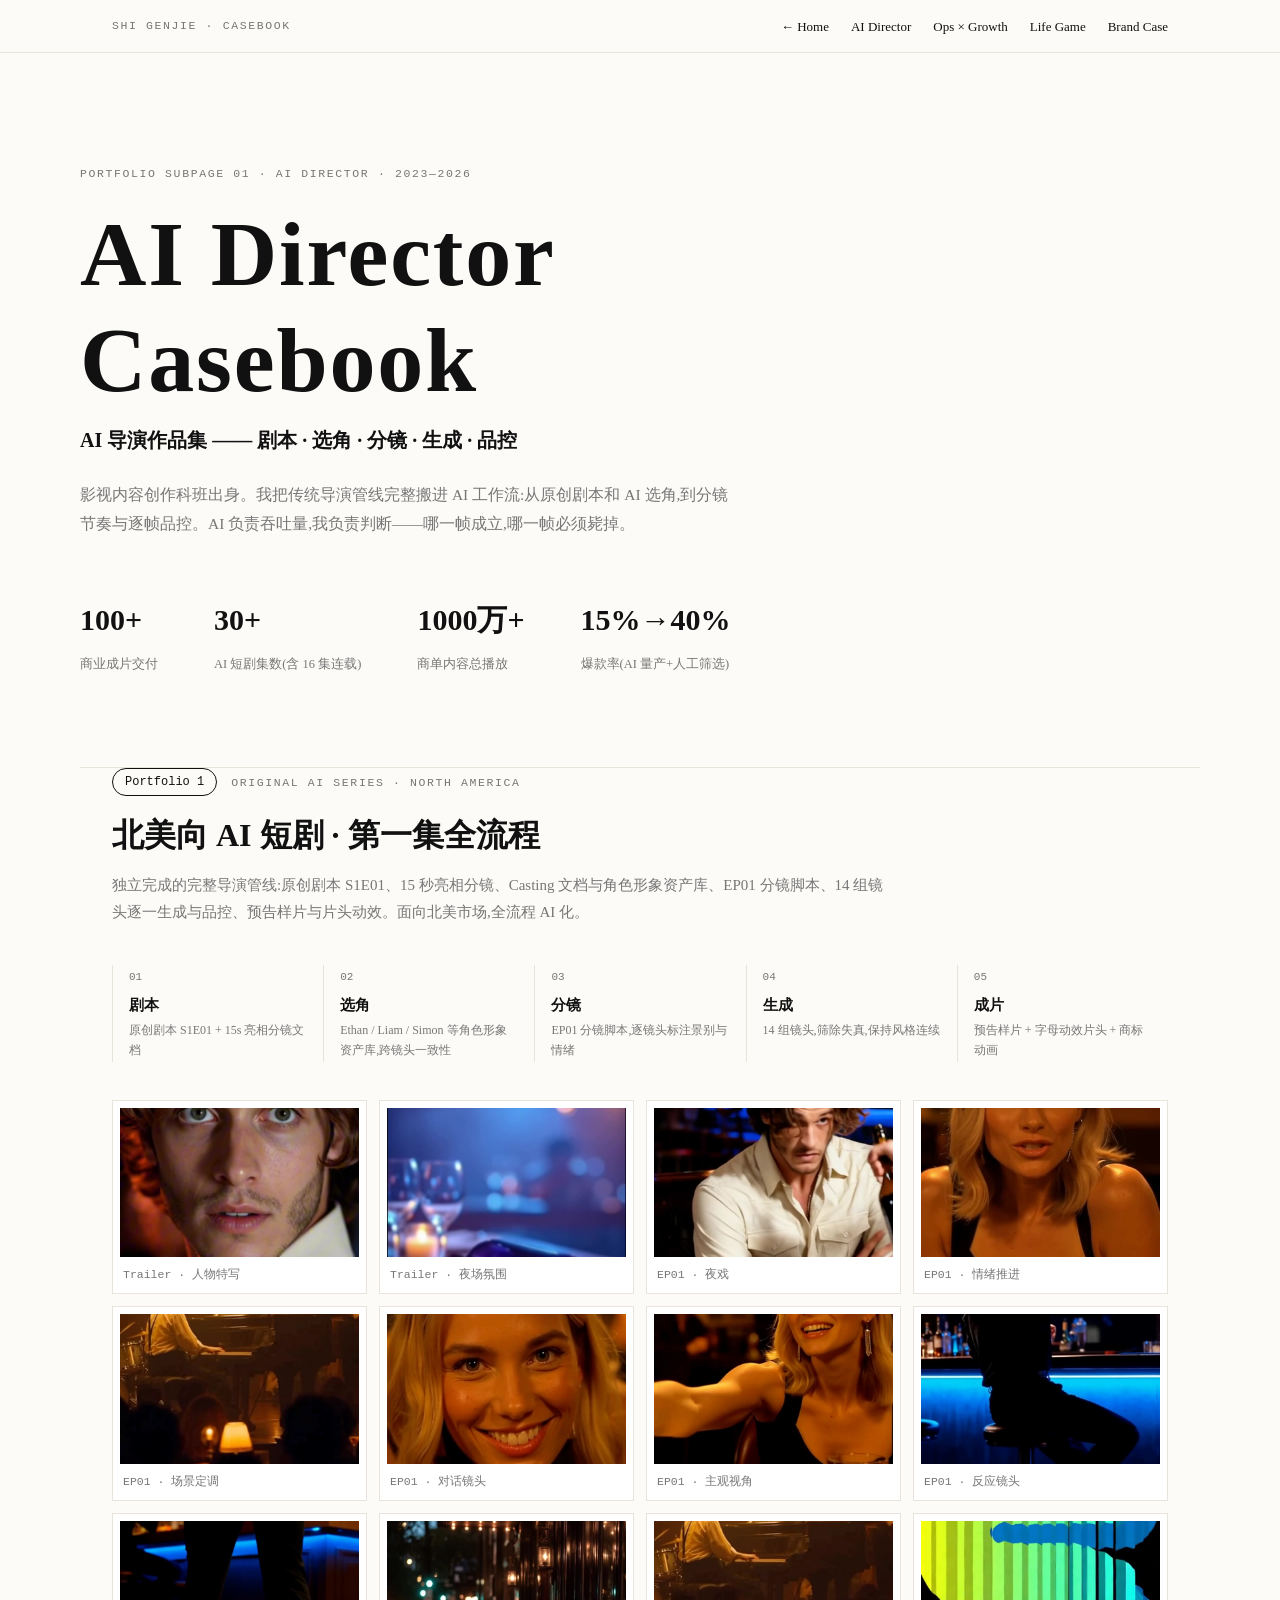
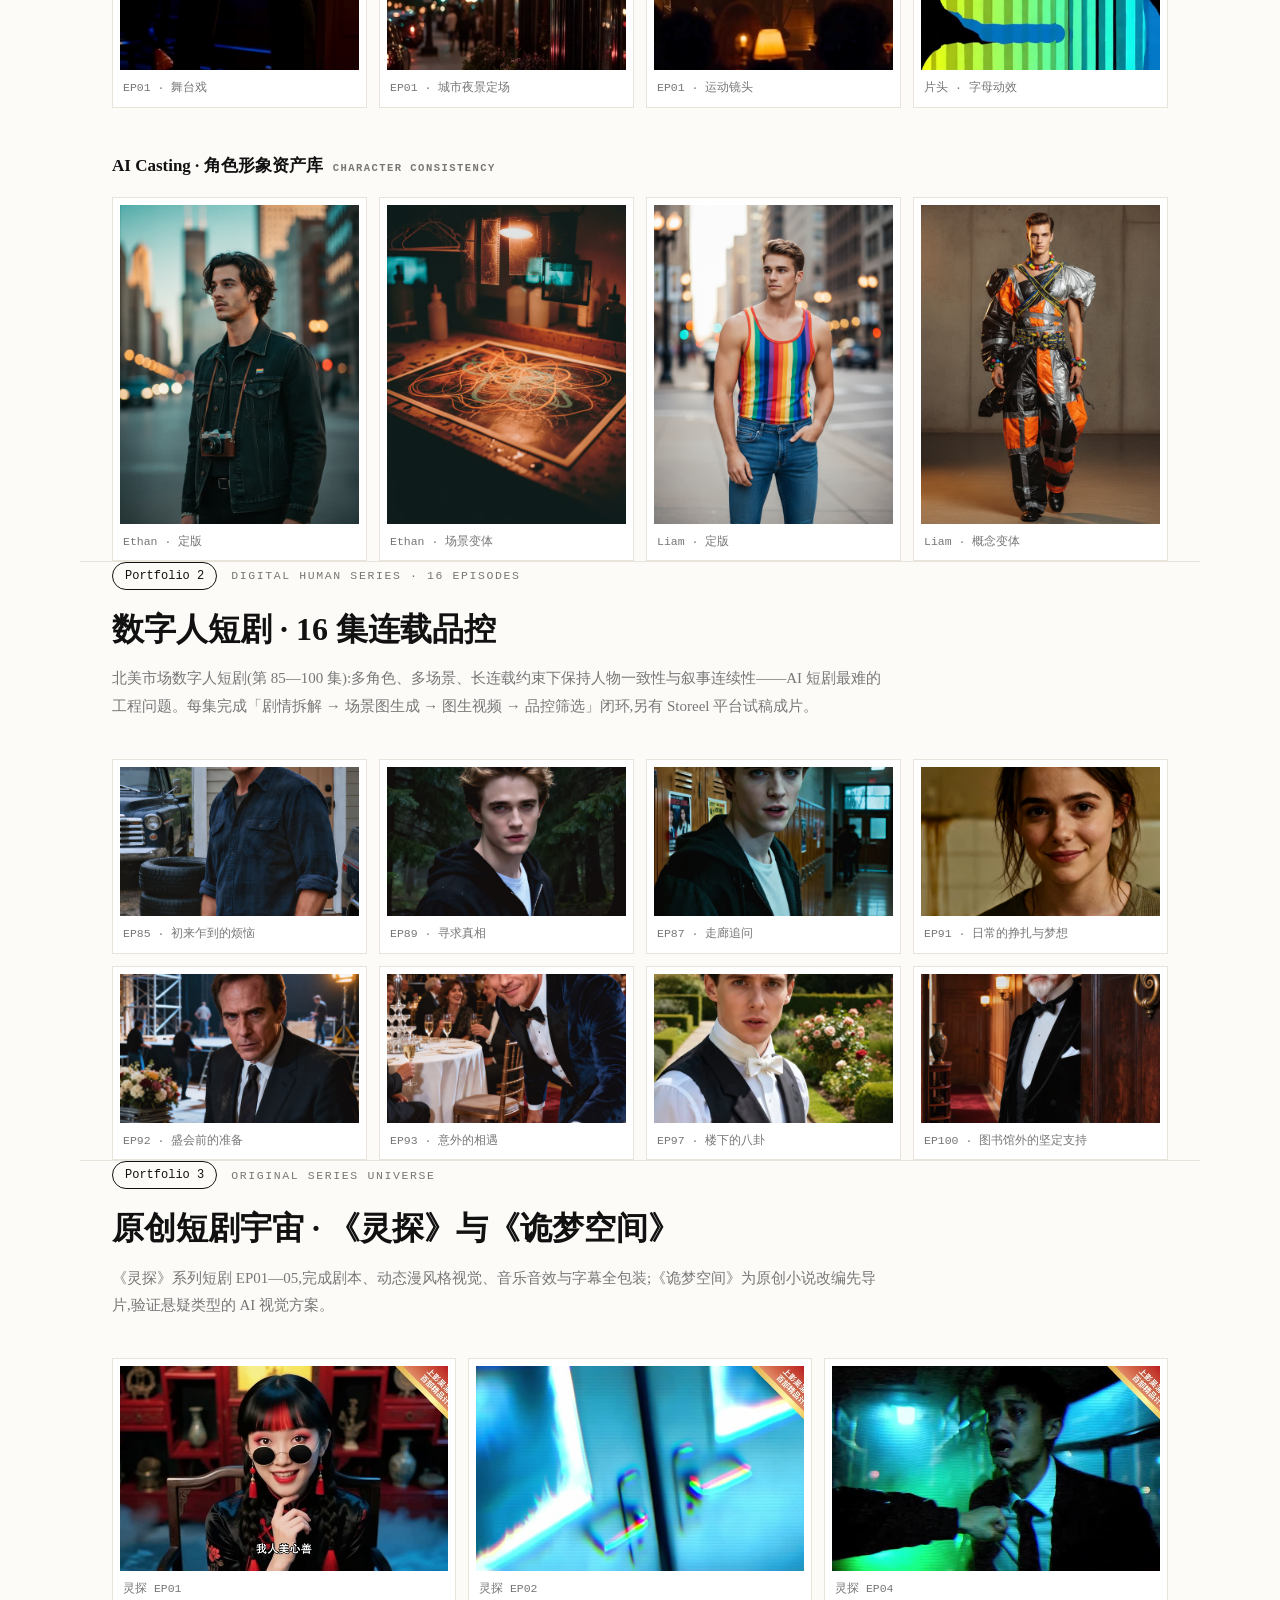
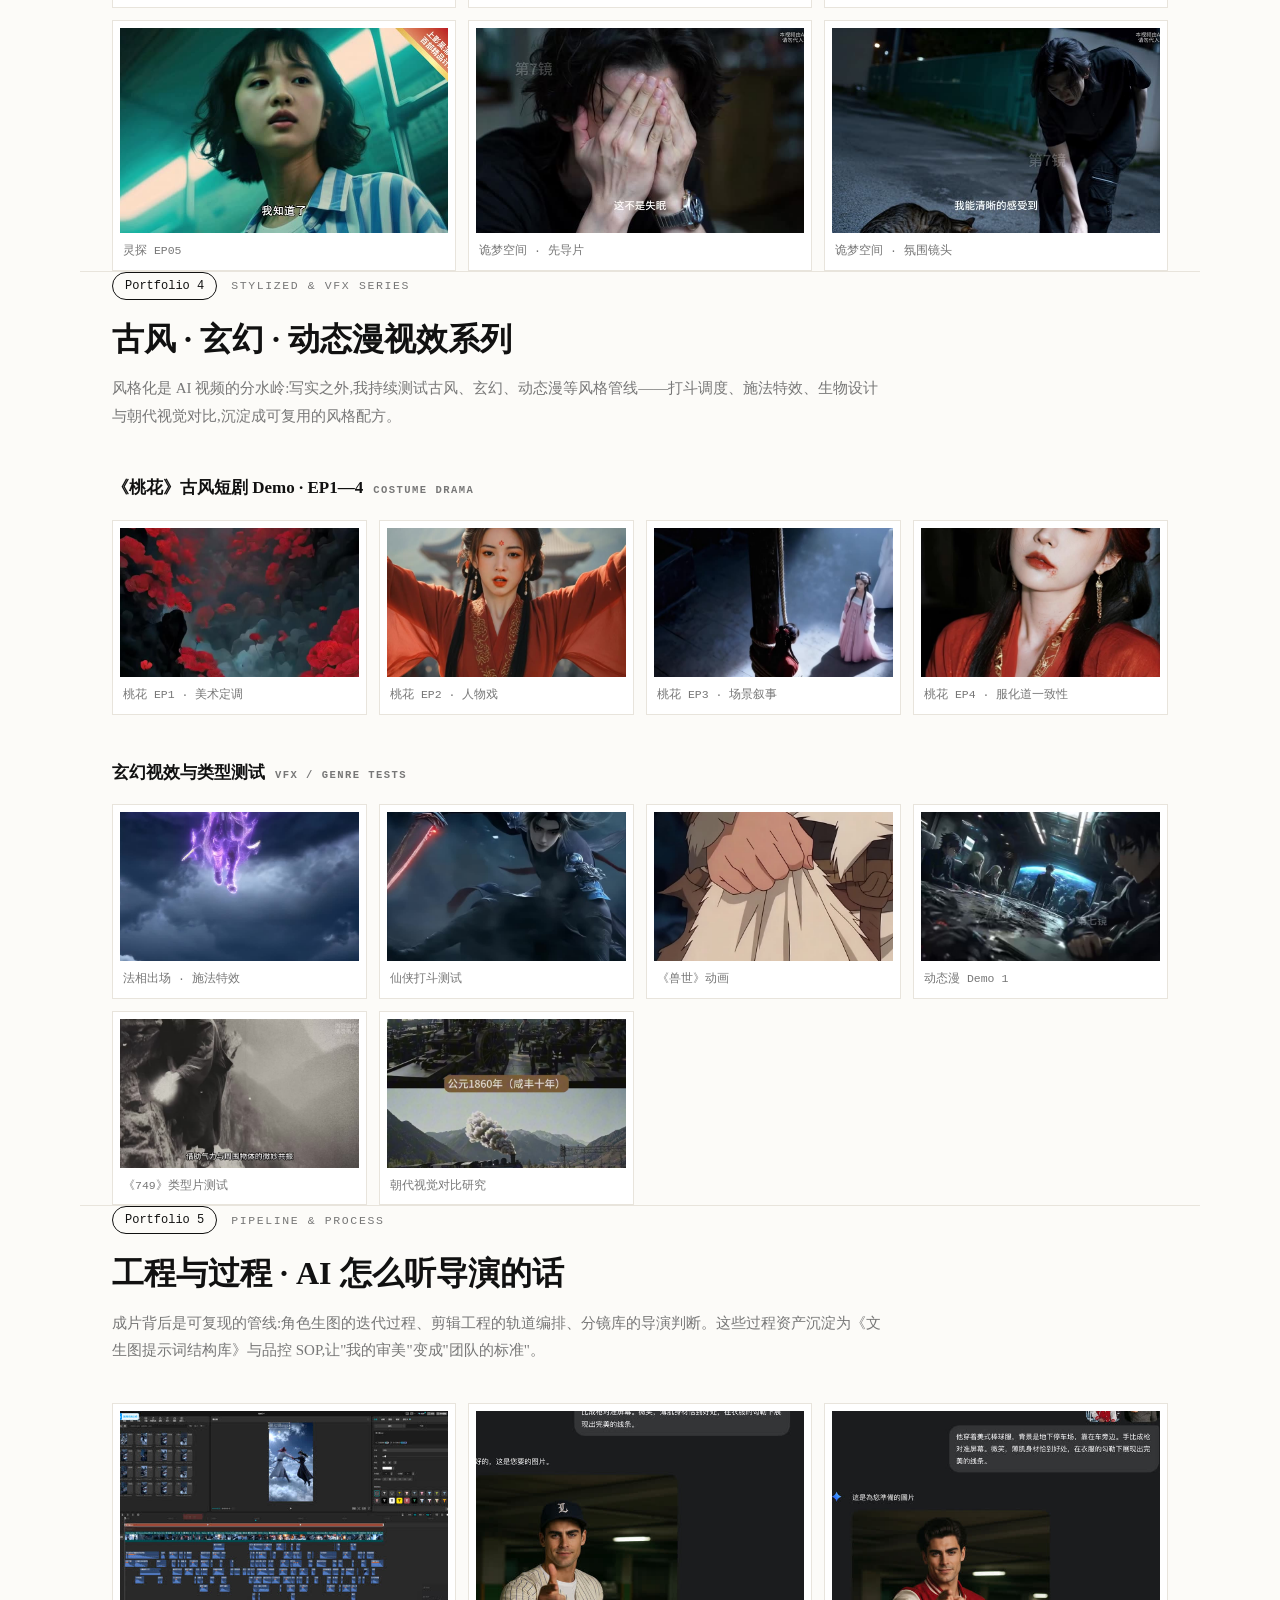
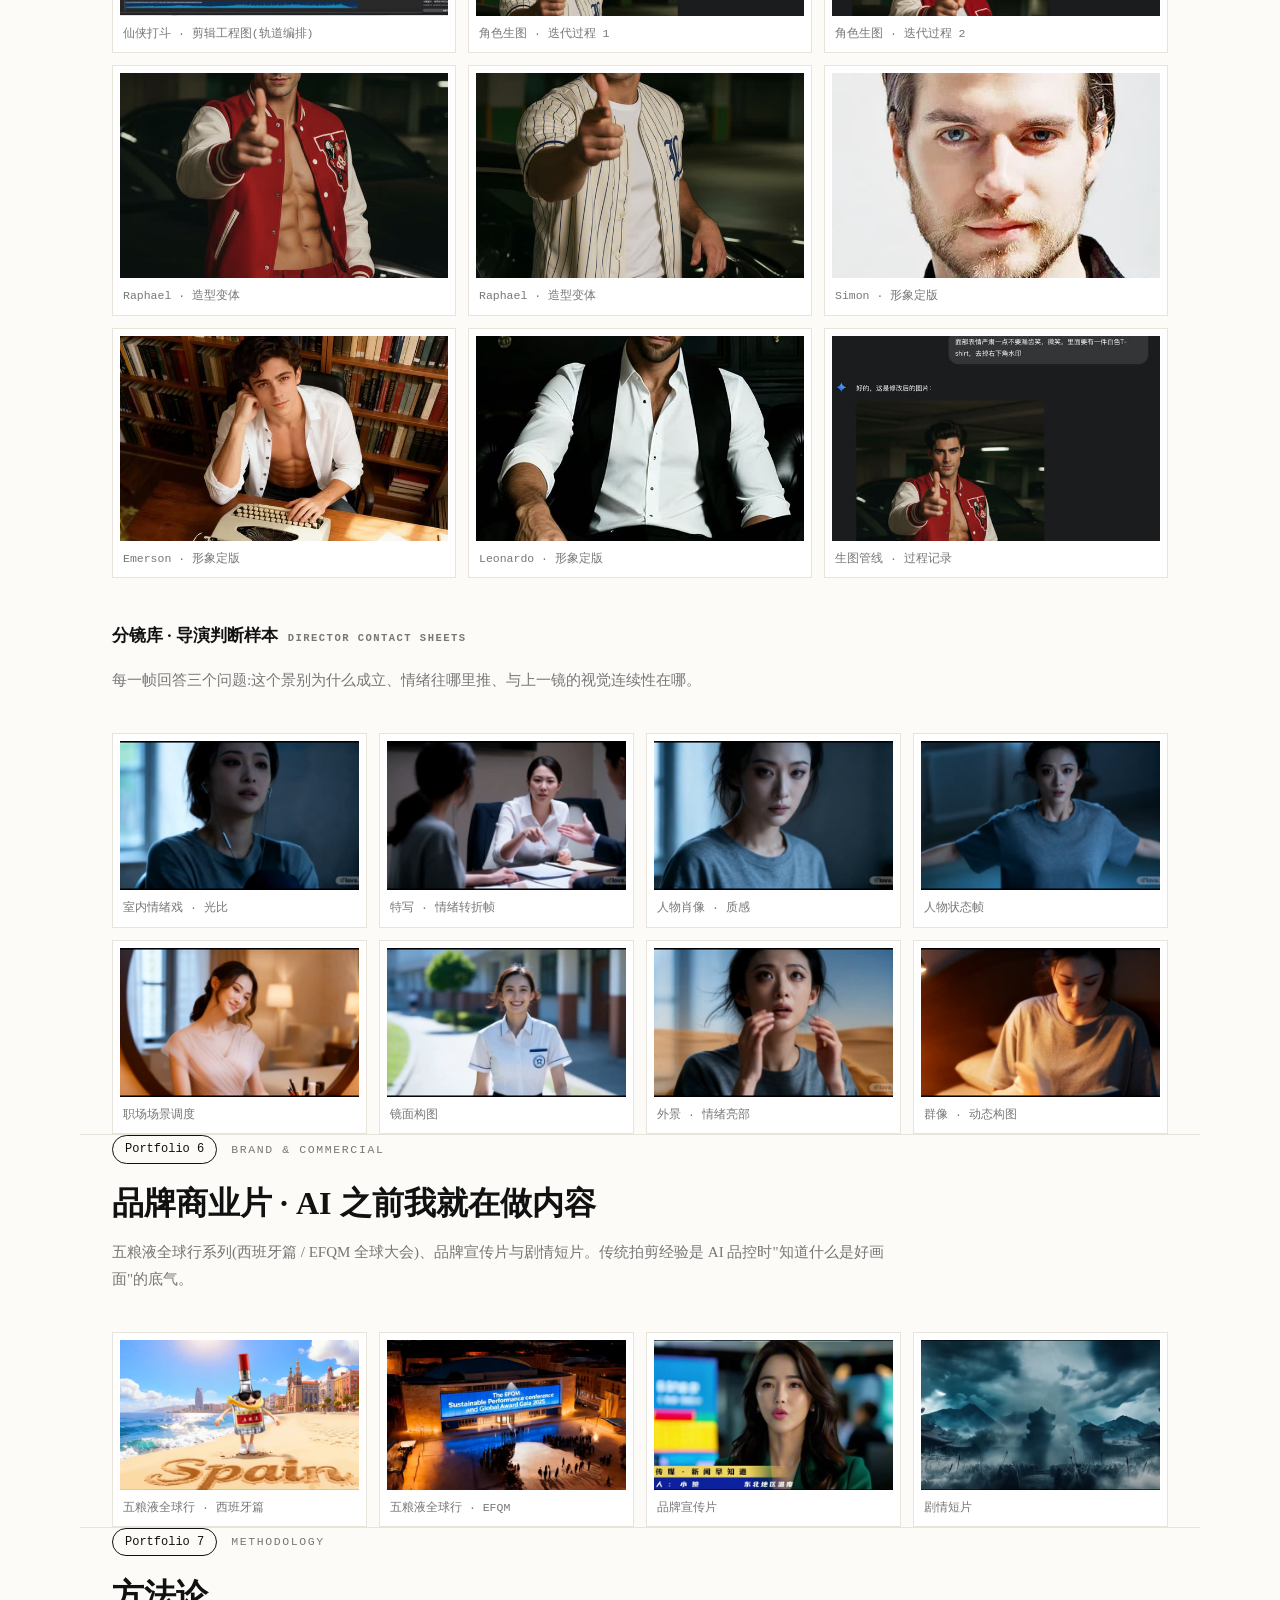
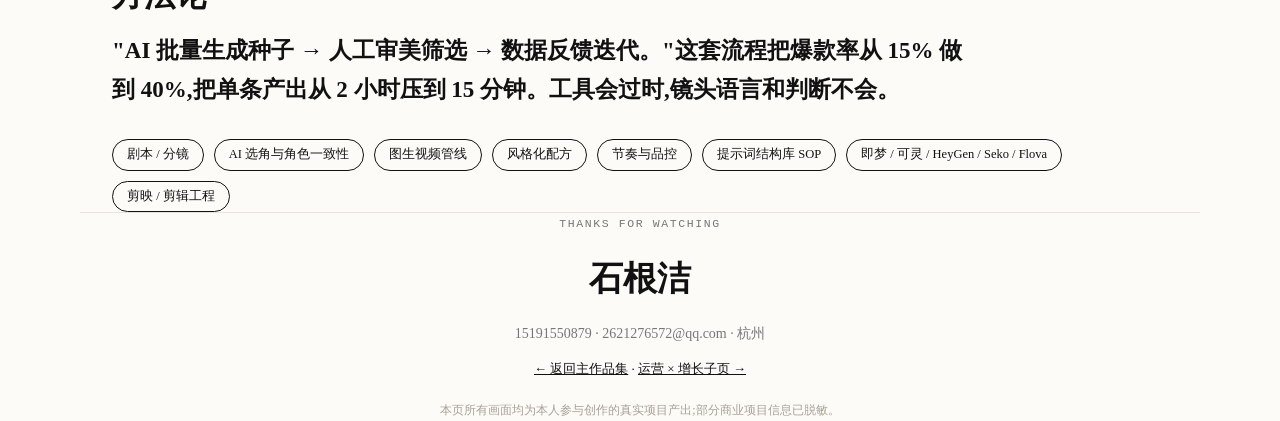
<file: ai-director.html>
<!doctype html>
<html lang="zh-CN">
  <head>
    <meta charset="UTF-8" />
    <meta name="viewport" content="width=device-width, initial-scale=1.0" />
    <meta http-equiv="refresh" content="0; url=director.html" />
    <link rel="canonical" href="https://hemolin23.github.io/director.html" />
    <title>跳转到 AI Director Casebook</title>
    <script>
      window.location.replace("director.html");
    </script>
  </head>
  <body>
    <p>正在跳转到 <a href="director.html">AI Director Casebook</a>…</p>
  </body>
</html>
</file>
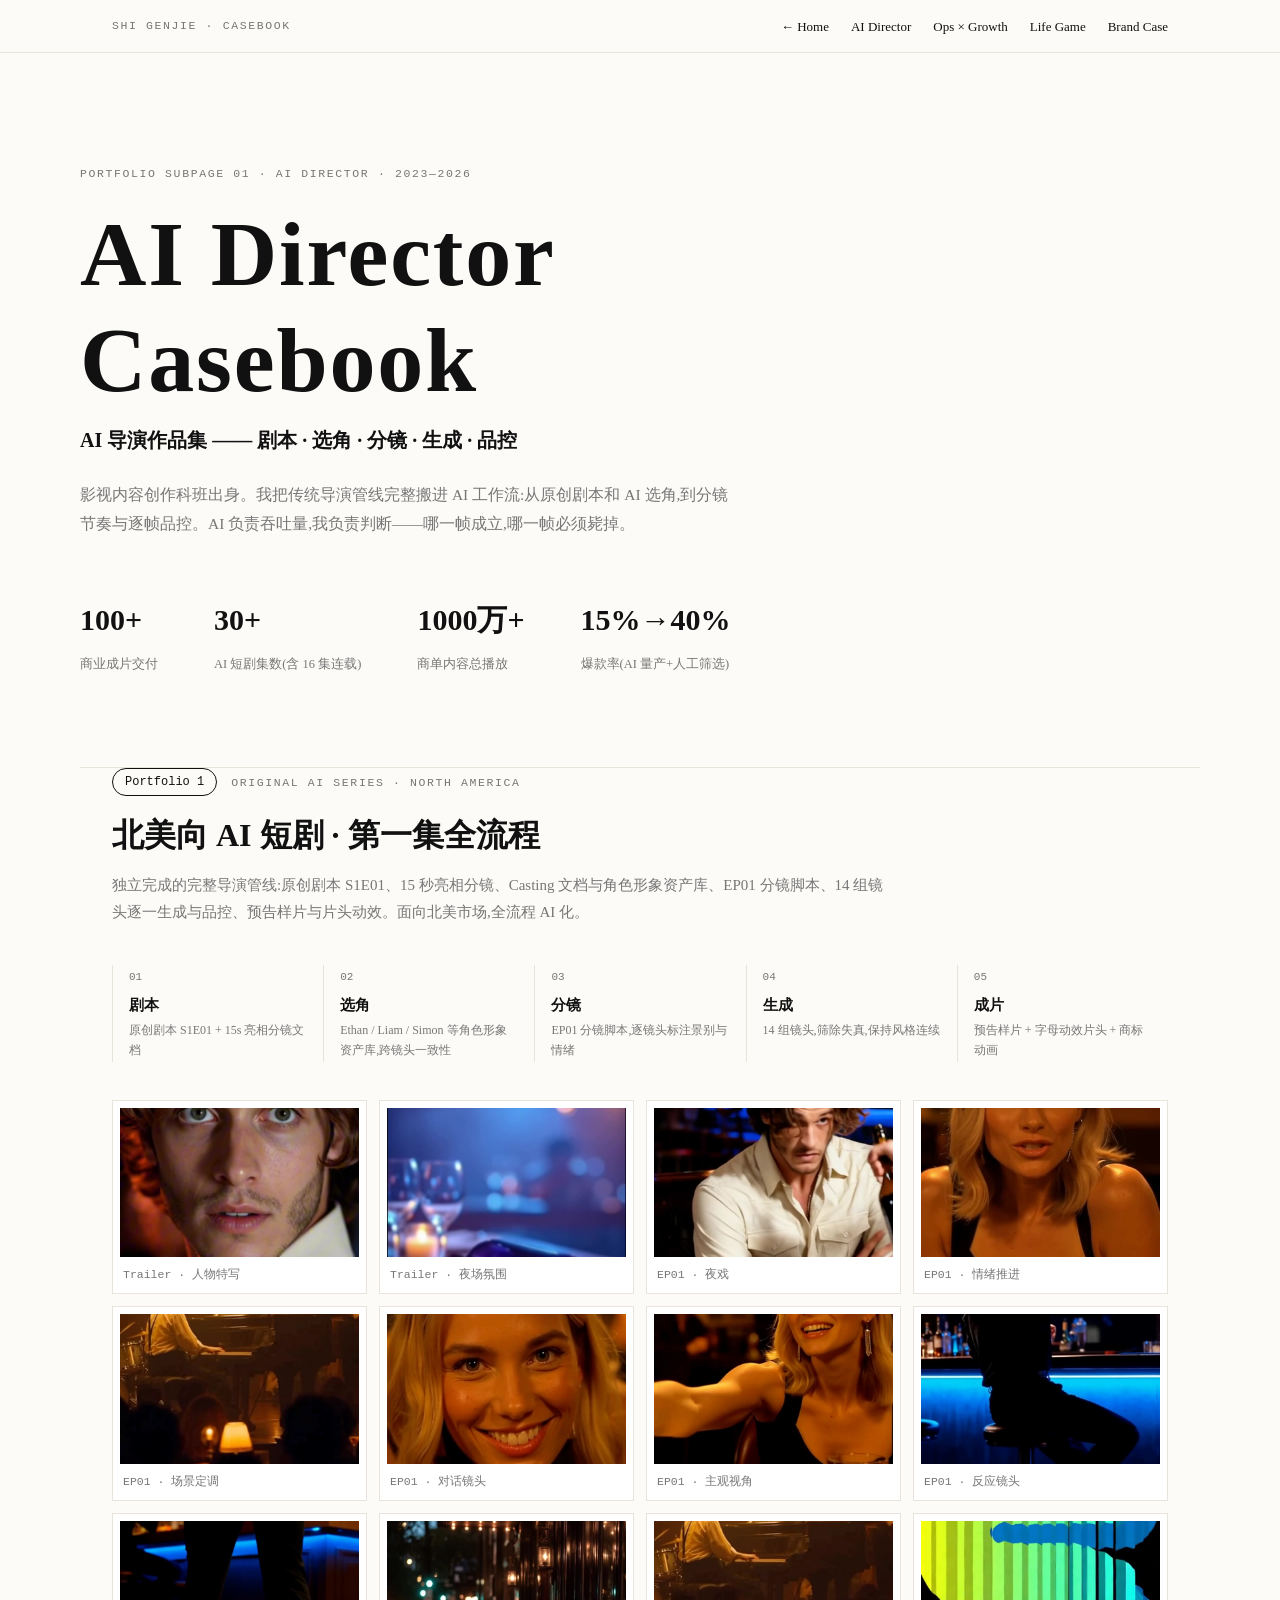
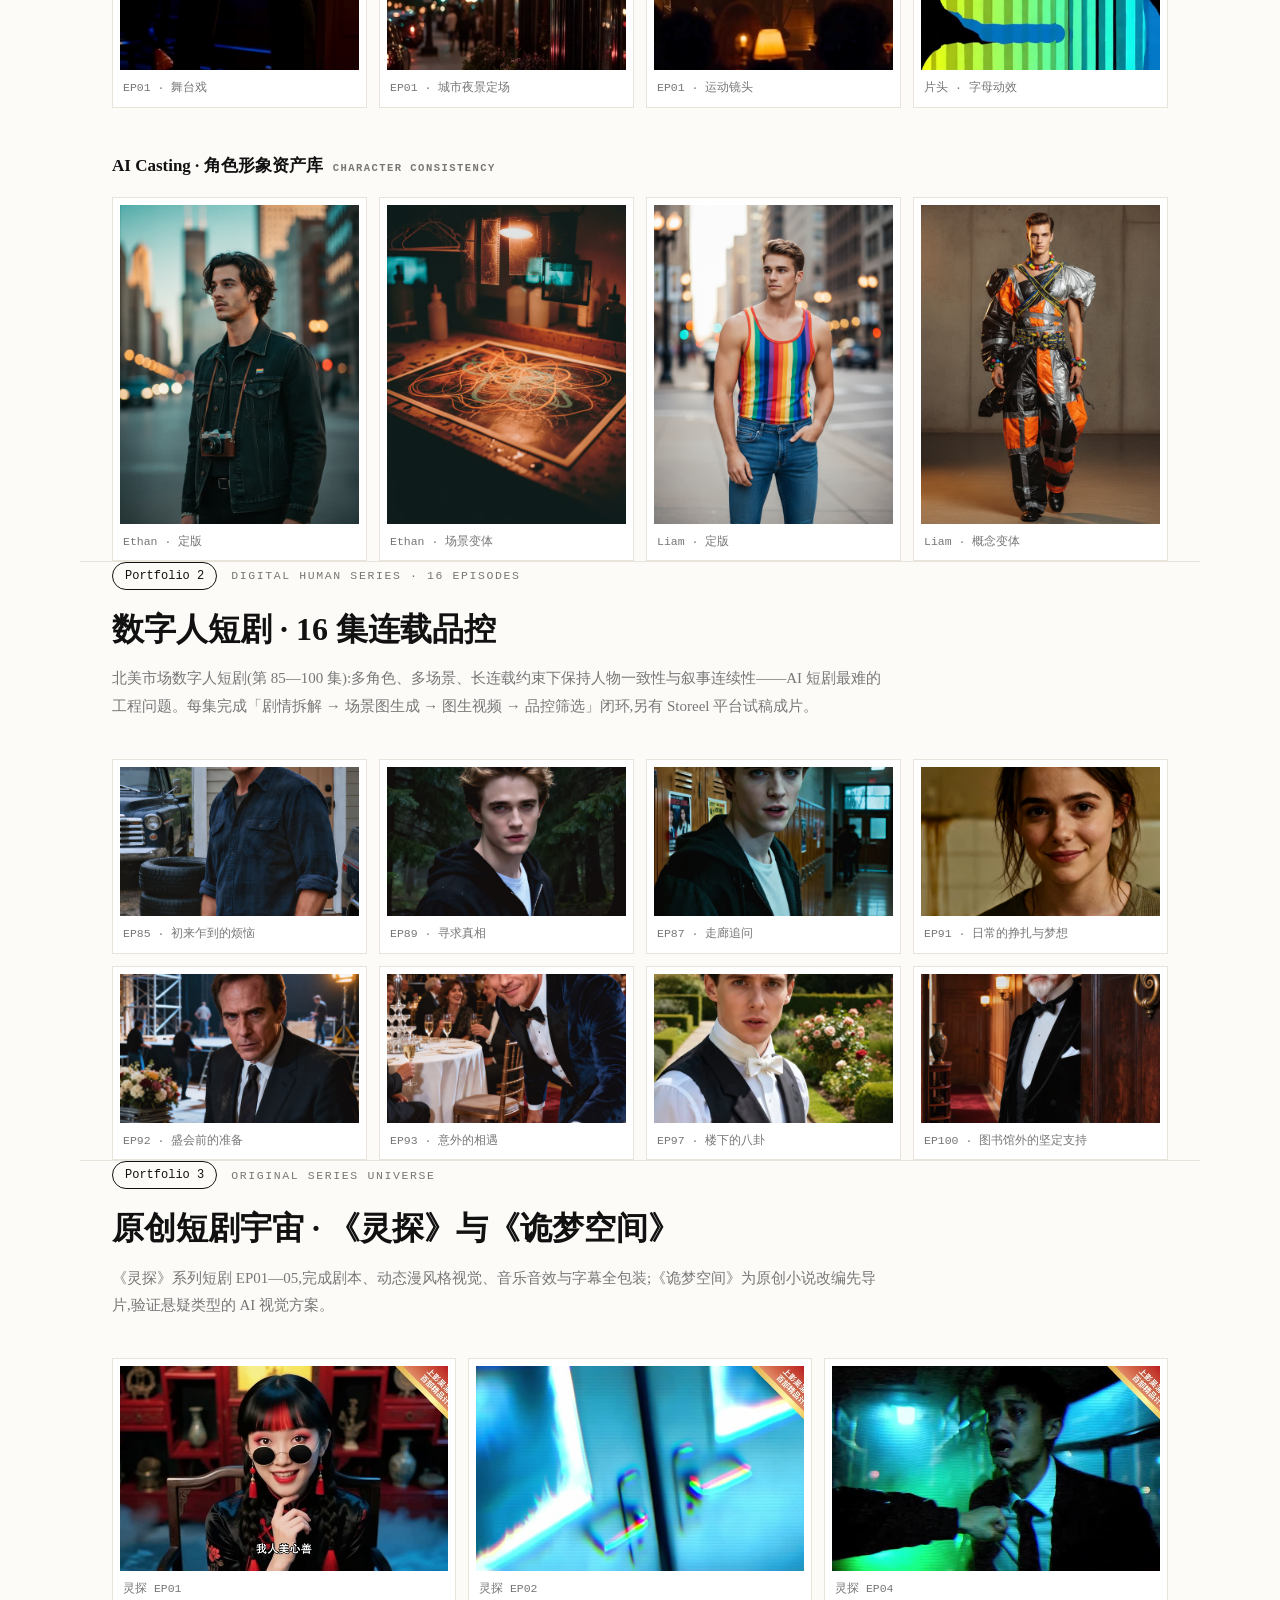
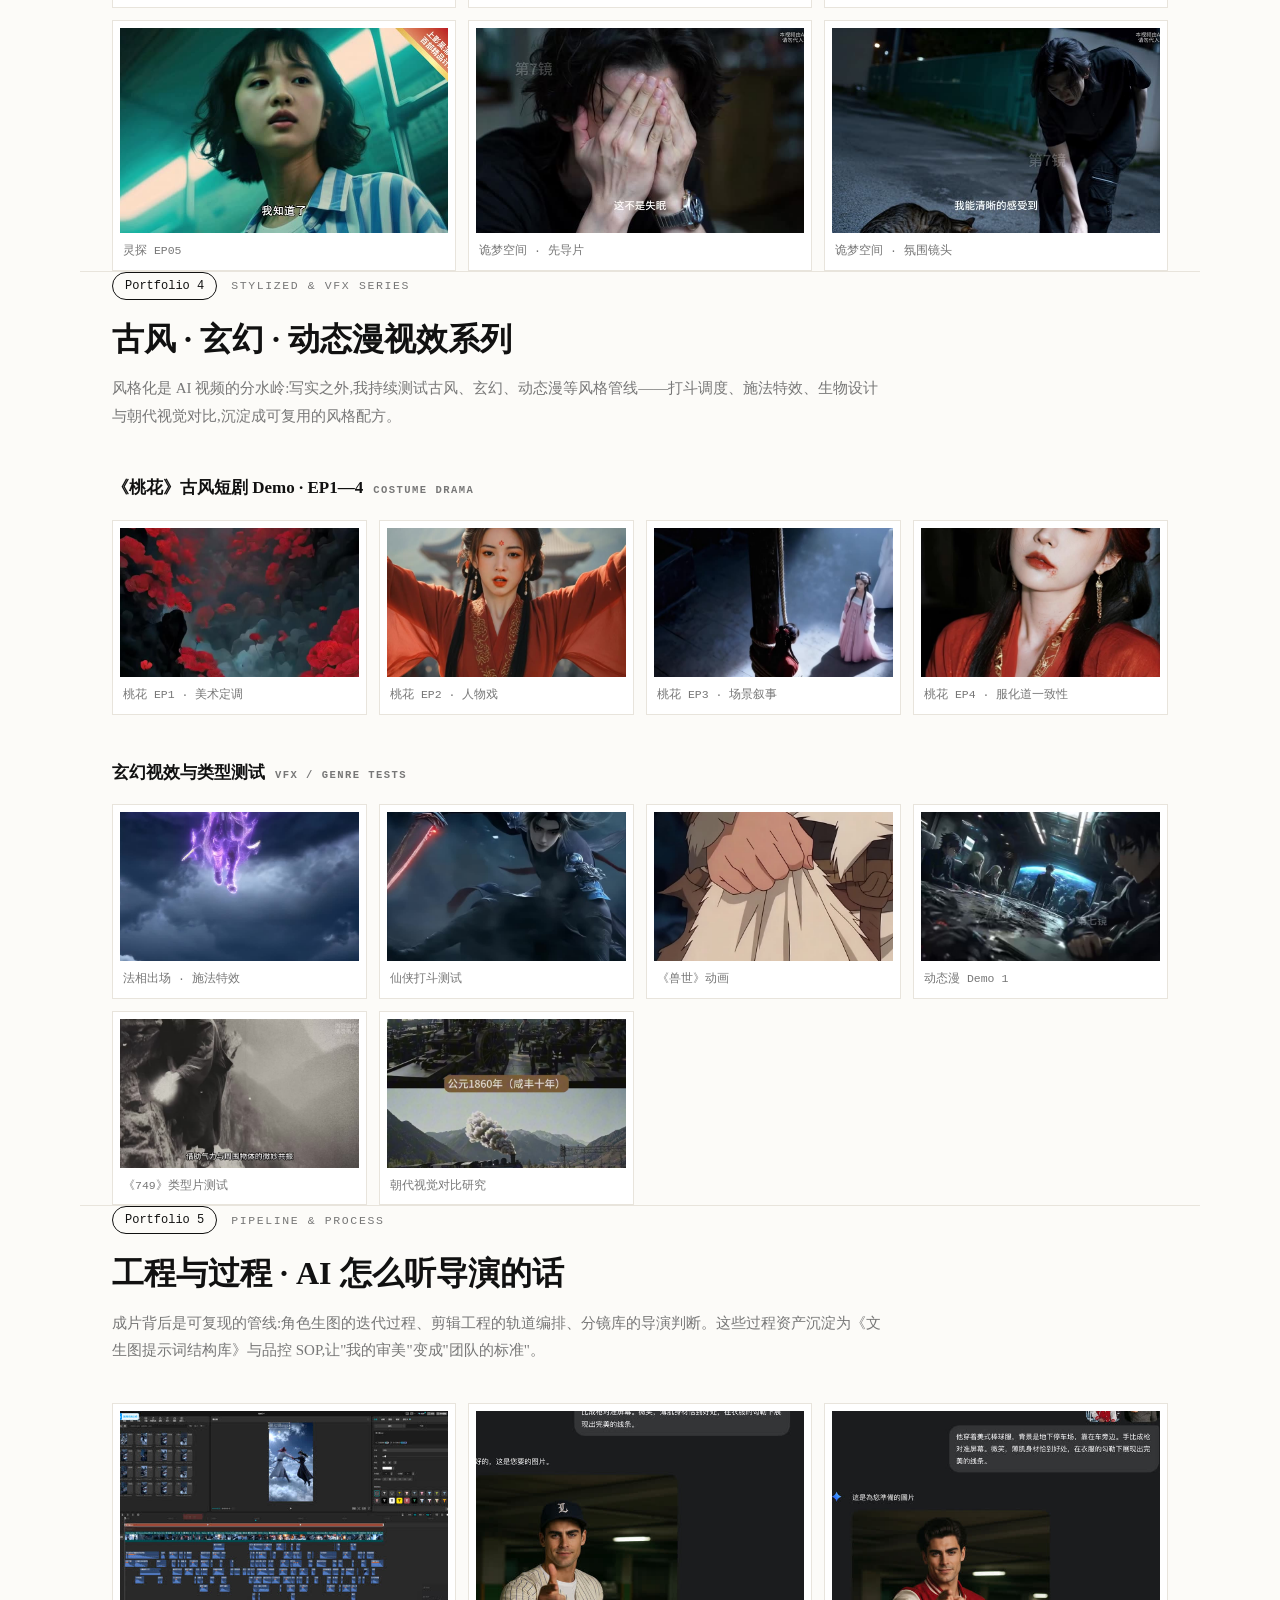
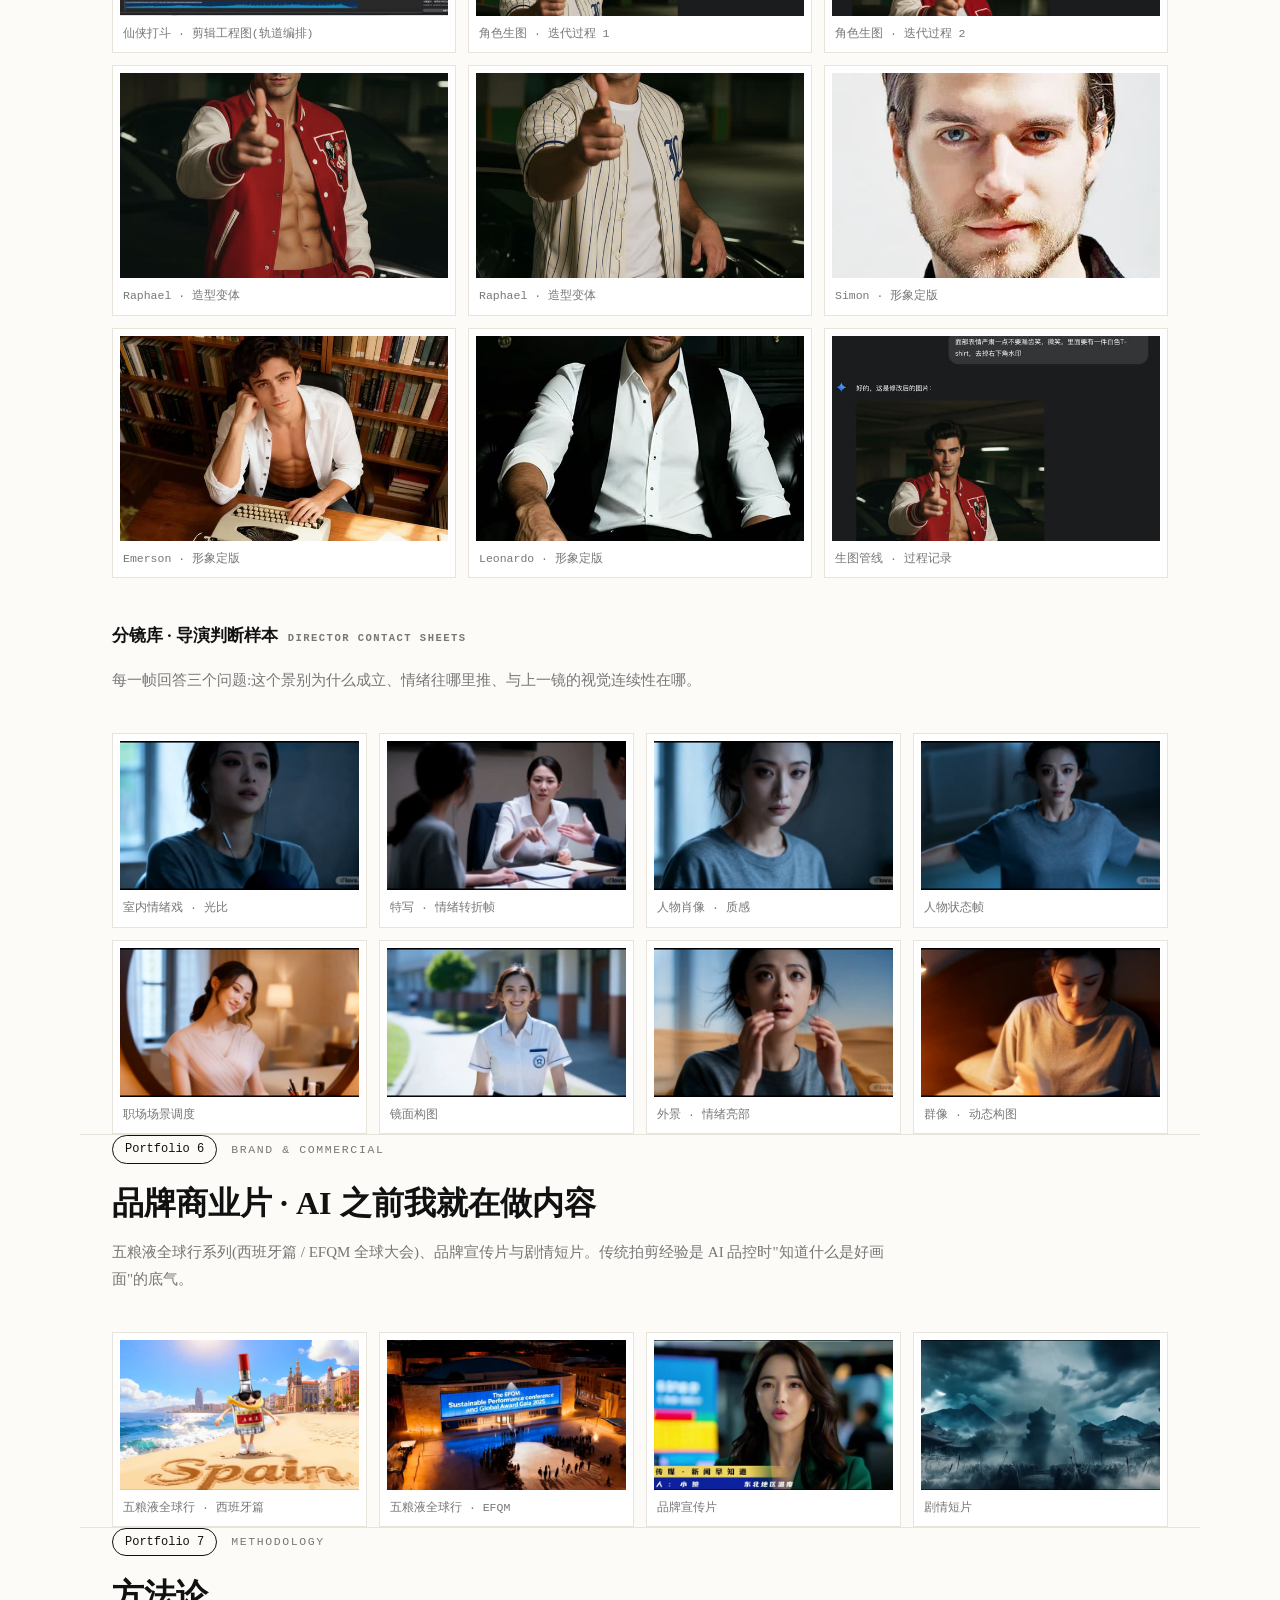
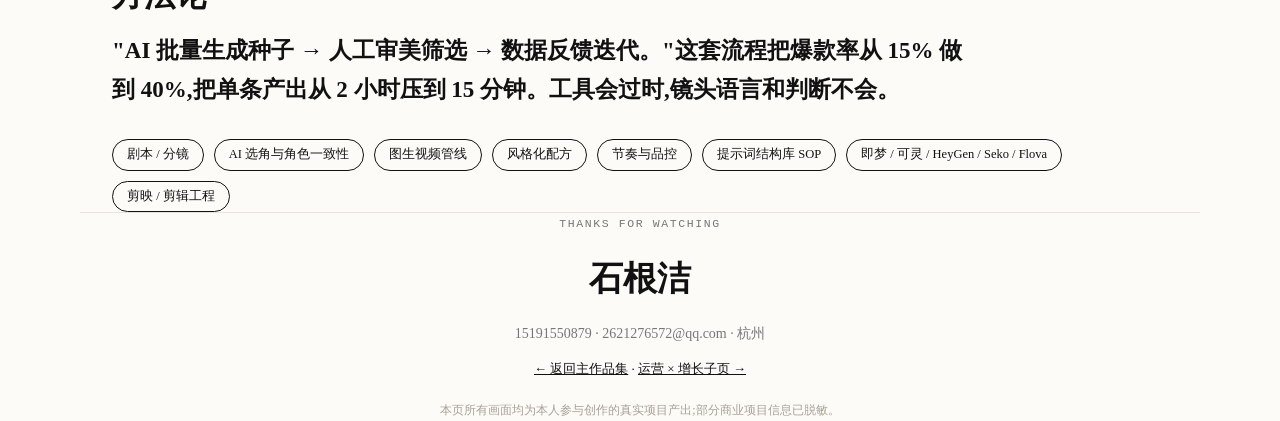
<file: AI导演作品集.html>
<!DOCTYPE html>
<html lang="zh-CN"><head><meta charset="UTF-8"><meta http-equiv="refresh" content="0; url=director.html"><title>跳转中…</title></head>
<body><p>此页已更新,正在跳转到 <a href="director.html">director.html</a>(新版 AI 导演作品集)…</p></body></html>
</file>
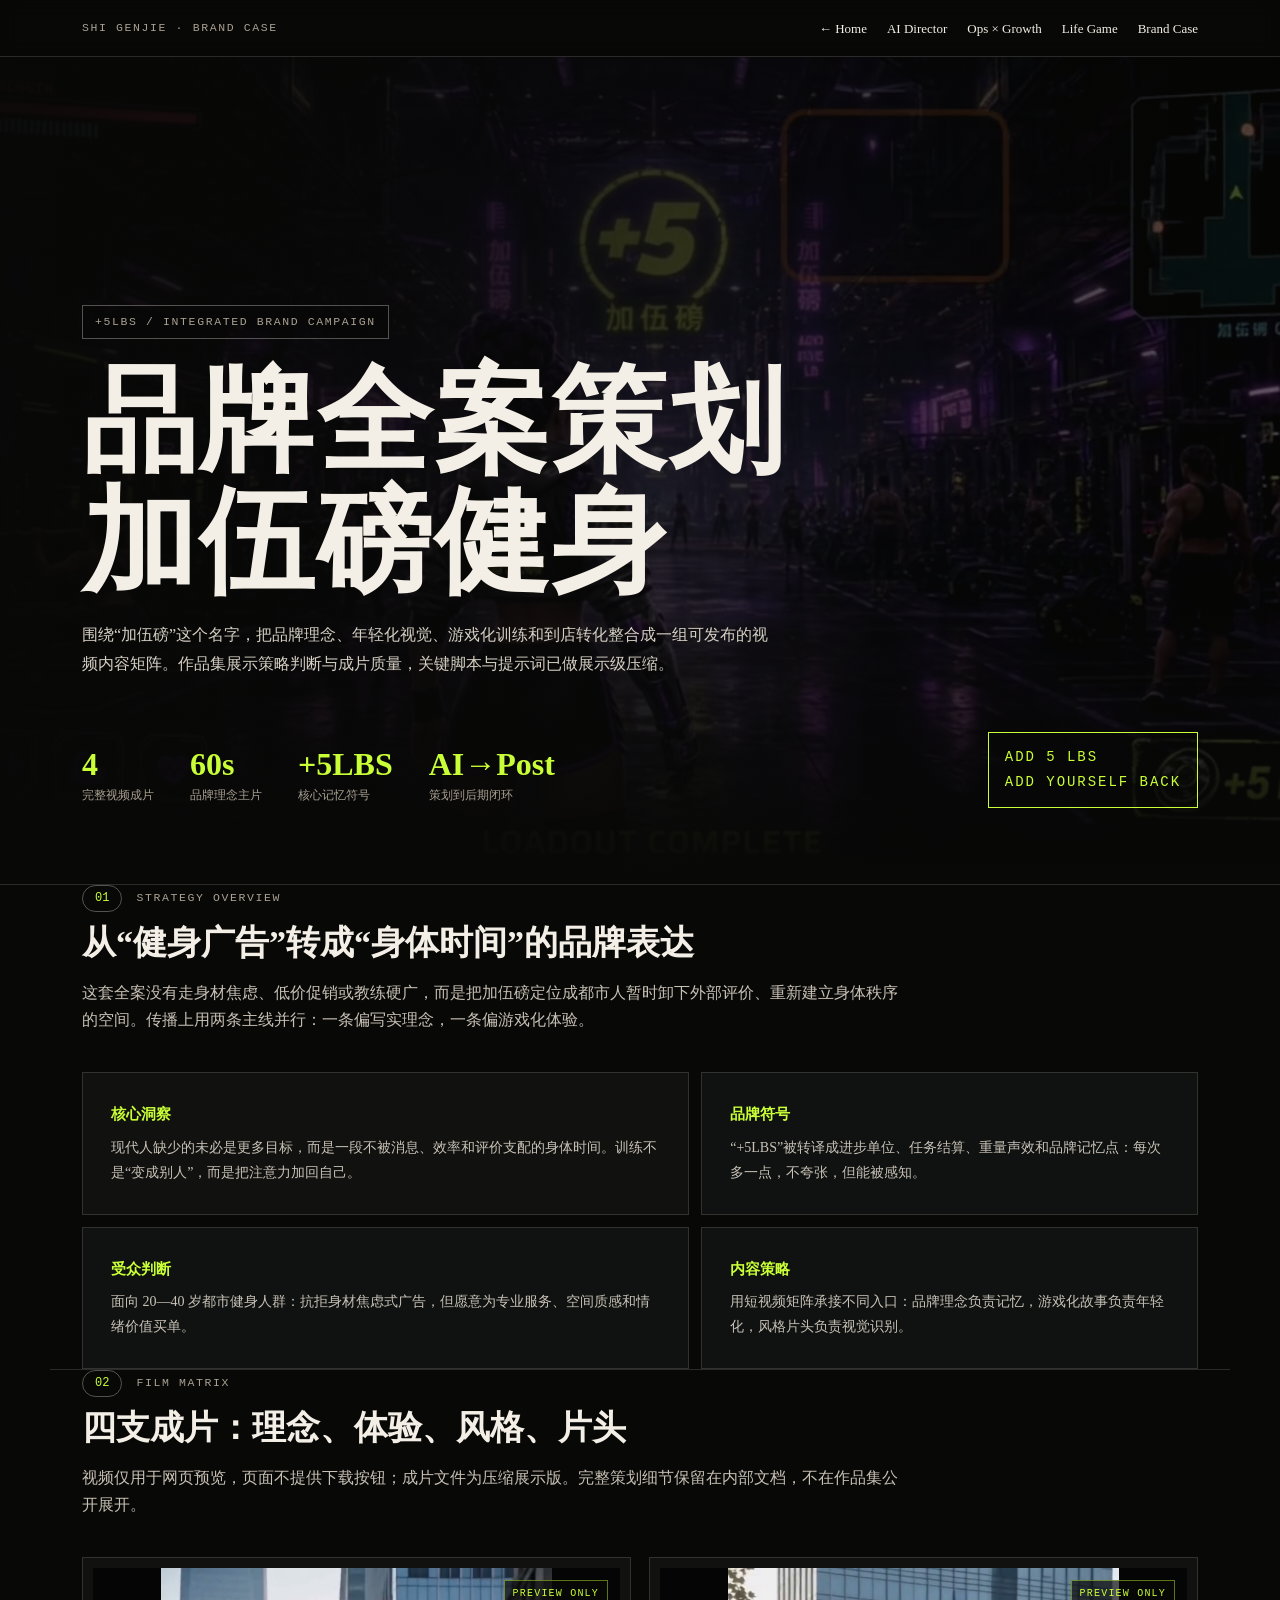
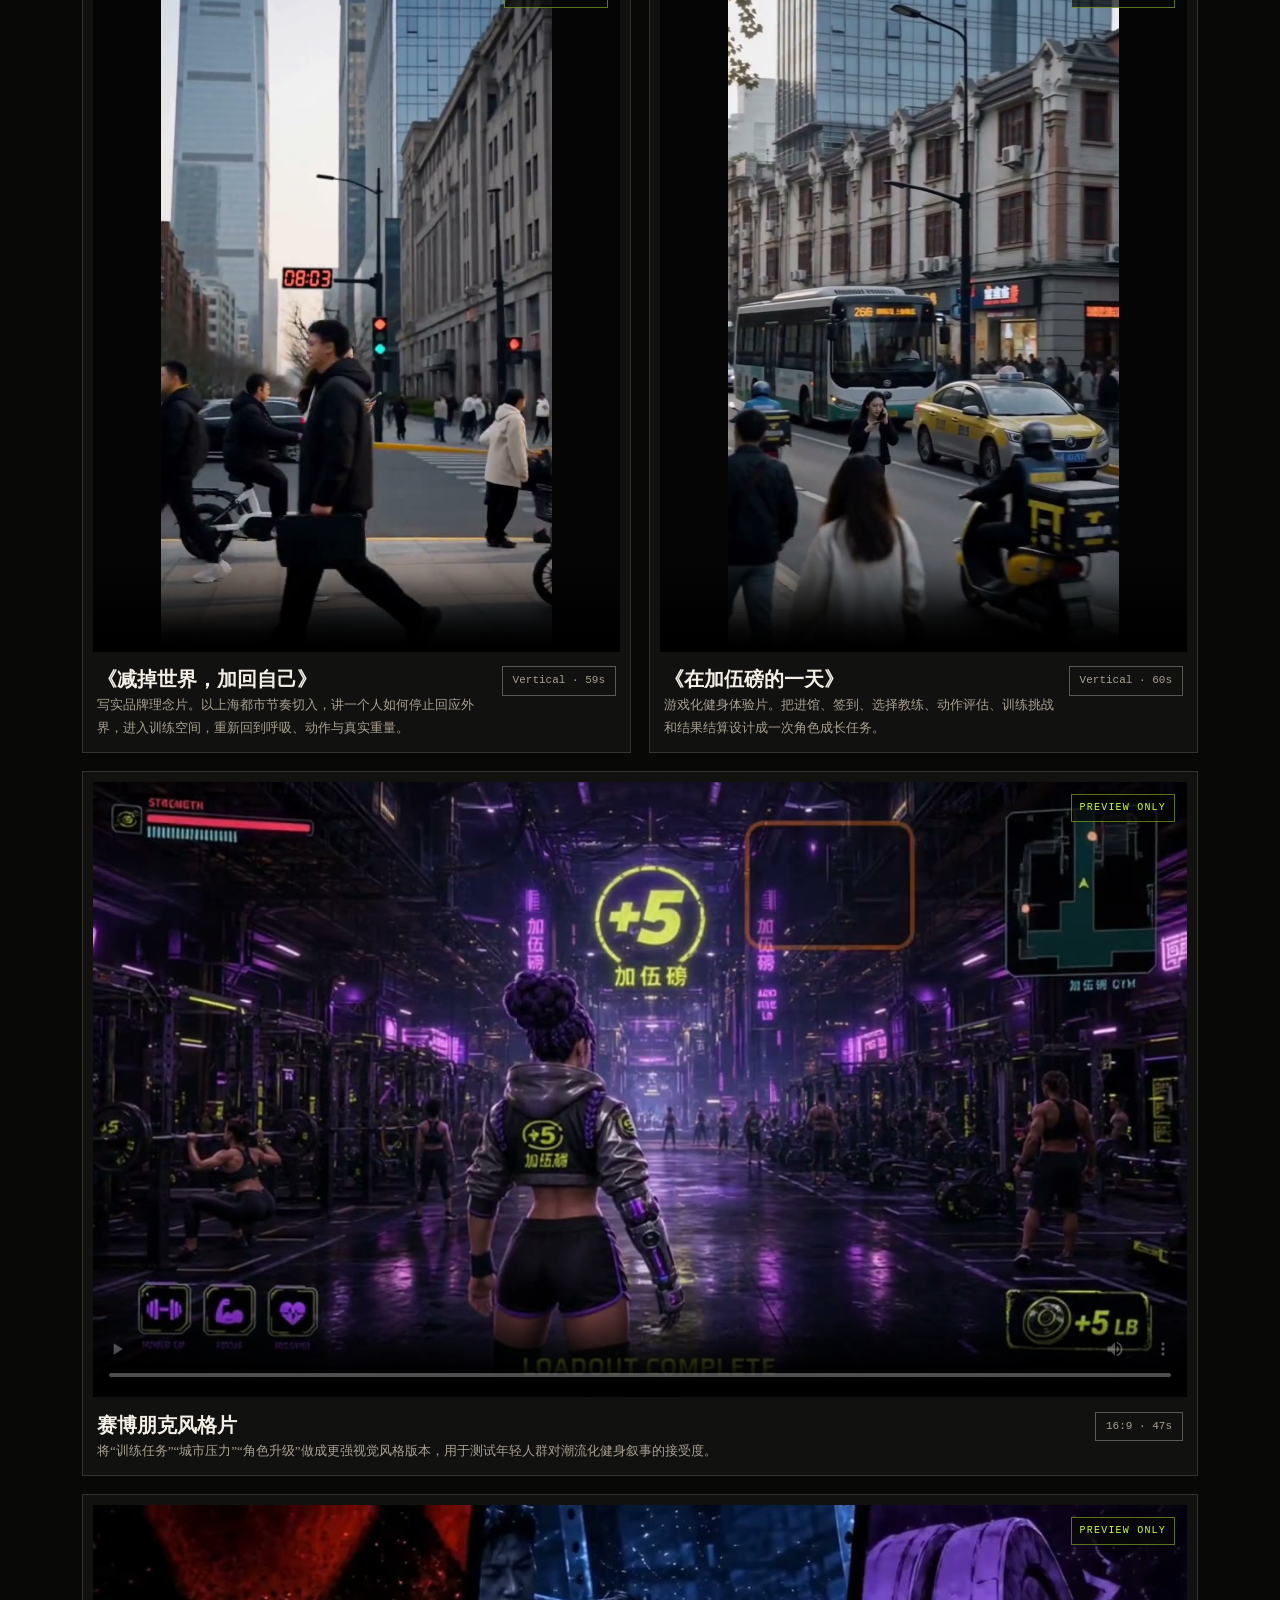
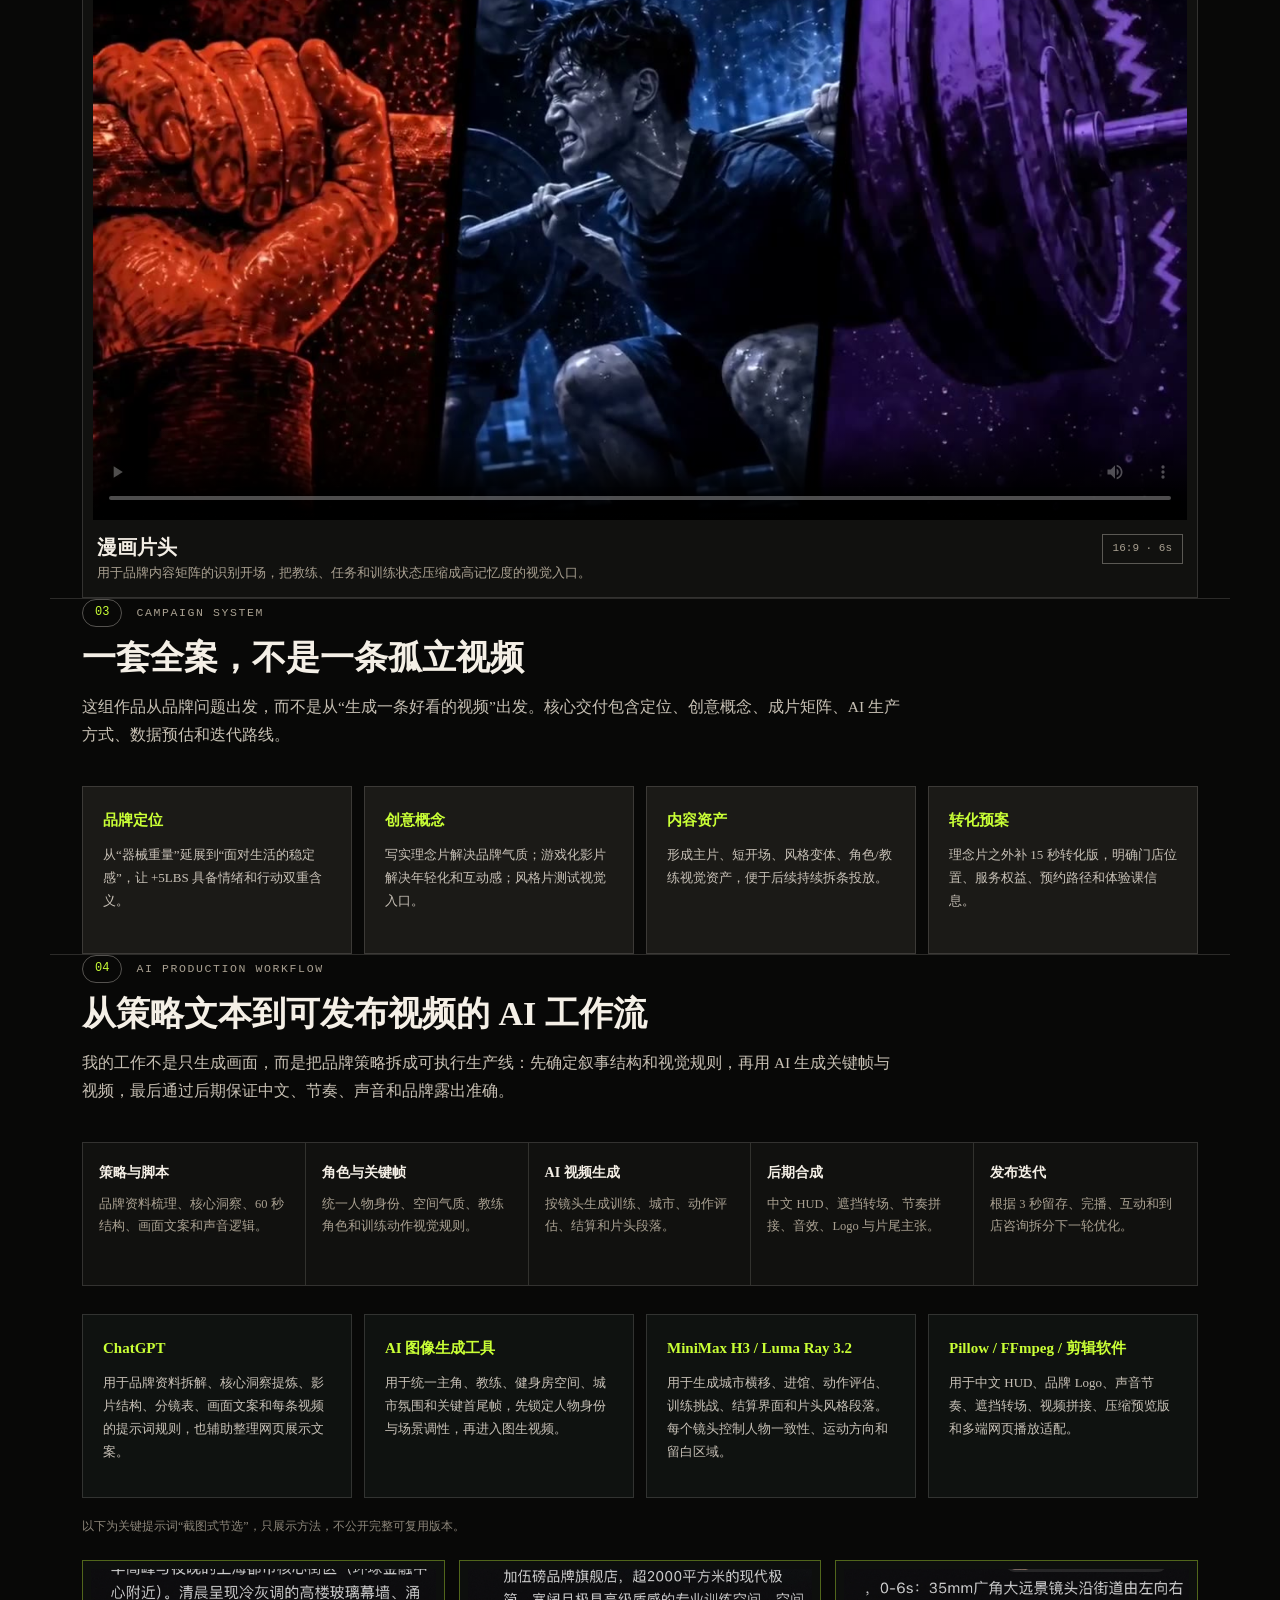
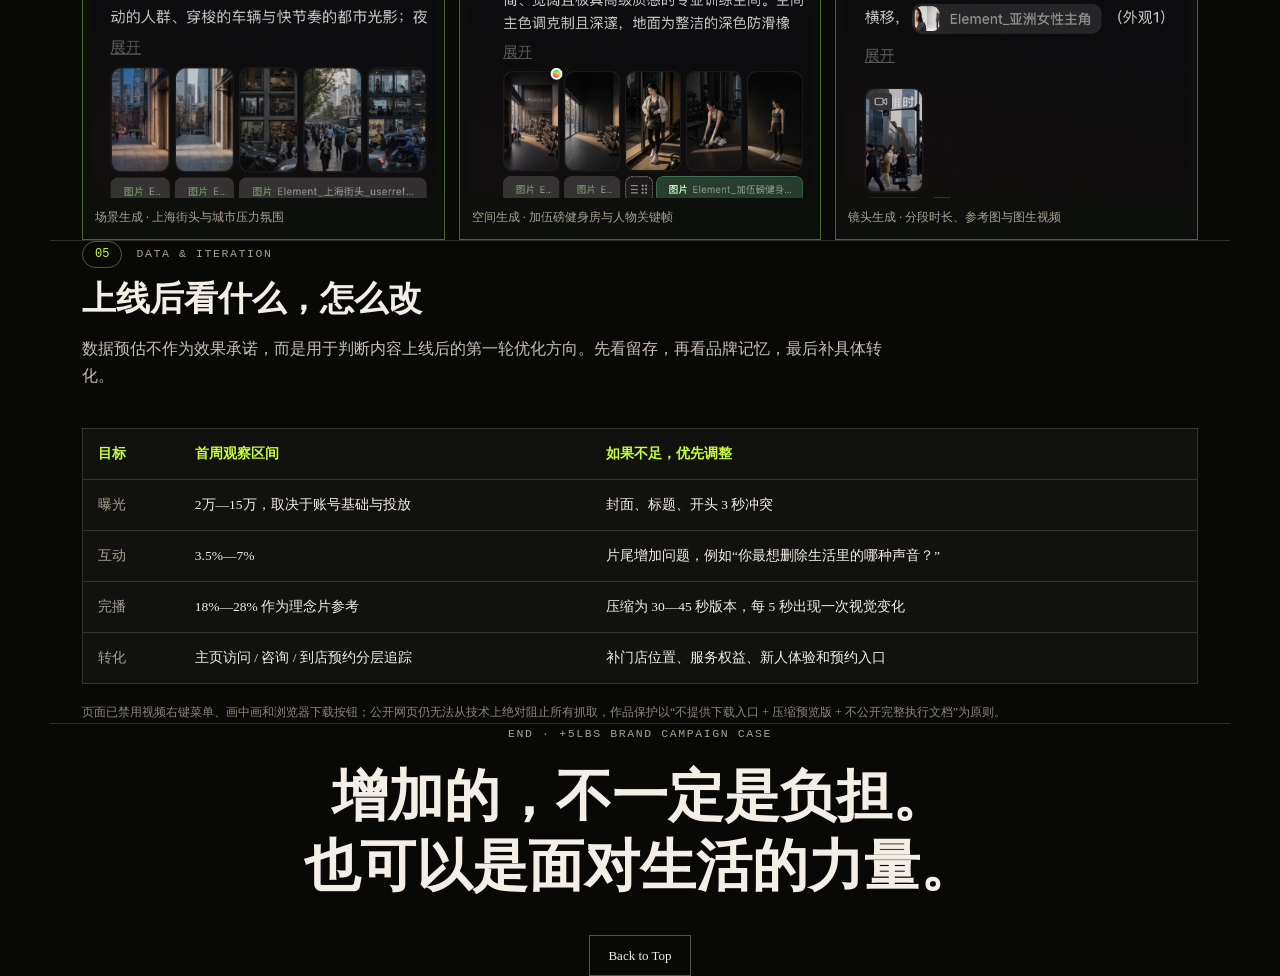
<file: brand-campaign.html>
<!DOCTYPE html>
<html lang="zh-CN">
<head>
<meta charset="UTF-8">
<meta name="viewport" content="width=device-width, initial-scale=1.0">
<title>石根洁 | 品牌全案策划作品集</title>
<meta name="description" content="石根洁品牌全案策划作品集:+5LBS 加伍磅健身品牌理念、视频矩阵、AI 工作流与传播迭代方案。">
<style>
  :root{
    --floor:#080807;
    --mat:#11110f;
    --rack:#1b1a17;
    --chalk:#f4efe6;
    --tape:#a9a091;
    --steel:#77766d;
    --plate:#c9ff36;
    --line:rgba(244,239,230,.15);
    --line-strong:rgba(244,239,230,.32);
  }
  *{margin:0;padding:0;box-sizing:border-box}
  html{scroll-behavior:smooth}
  body{font-family:"Songti SC","Noto Serif SC",Georgia,serif;background:var(--floor);color:var(--chalk);line-height:1.78}
  a{color:inherit;text-decoration:none}
  .wrap{max-width:1180px;margin:0 auto;padding:0 32px}
  .mono{font-family:"SF Mono",Menlo,monospace;font-size:11.5px;letter-spacing:.14em;text-transform:uppercase;color:var(--tape)}
  nav{position:sticky;top:0;z-index:20;background:rgba(8,8,7,.88);backdrop-filter:blur(10px);border-bottom:1px solid var(--line)}
  nav .wrap{height:56px;display:flex;align-items:center;justify-content:space-between;gap:18px}
  nav a{font-size:13px;margin-left:20px;color:var(--chalk)}
  nav a:hover{color:var(--plate)}
  .cover{position:relative;min-height:92vh;display:grid;align-items:end;border-bottom:1px solid var(--line);overflow:hidden}
  .cover video{position:absolute;inset:0;width:100%;height:100%;object-fit:cover;opacity:.46;filter:saturate(.92) contrast(1.08)}
  .cover:after{content:"";position:absolute;inset:0;background:linear-gradient(90deg,rgba(8,8,7,.94) 0%,rgba(8,8,7,.74) 38%,rgba(8,8,7,.22) 100%),linear-gradient(0deg,var(--floor) 0%,rgba(8,8,7,0) 34%)}
  .cover-inner{position:relative;z-index:1;padding:120px 32px 76px;max-width:1180px;margin:0 auto;width:100%}
  .kicker{display:inline-flex;gap:12px;align-items:center;border:1px solid var(--line-strong);padding:6px 12px;background:rgba(8,8,7,.46)}
  h1{font-size:clamp(46px,9vw,118px);font-weight:900;line-height:1.05;letter-spacing:.02em;margin:22px 0 18px;max-width:900px}
  .cover p{max-width:690px;color:#d6d0c4;font-size:16px}
  .cover-grid{display:grid;grid-template-columns:1fr auto;gap:28px;align-items:end;margin-top:54px}
  .stats{display:flex;gap:36px;flex-wrap:wrap}
  .stats b{font-size:32px;display:block;line-height:1;color:var(--plate)}
  .stats span{font-size:12px;color:var(--tape)}
  .mark{border:1px solid var(--plate);color:var(--plate);padding:12px 16px;font-family:"SF Mono",Menlo,monospace;font-size:14px;letter-spacing:.14em}
  section{padding:88px 0;border-bottom:1px solid var(--line)}
  .label{display:flex;gap:14px;align-items:center;margin-bottom:8px}
  .pno{border:1px solid var(--line-strong);padding:2px 12px;border-radius:999px;font-family:Menlo,monospace;font-size:12px;color:var(--plate)}
  h2{font-size:34px;line-height:1.25;margin:10px 0 14px}
  .lede{max-width:820px;color:#c7c0b4;font-size:15.5px;margin-bottom:38px}
  .strategy{display:grid;grid-template-columns:1.1fr .9fr;gap:12px;align-items:stretch}
  .brief{background:var(--mat);border:1px solid var(--line);padding:28px}
  .brief strong{display:block;color:var(--plate);font-size:15px;margin-bottom:8px}
  .brief p{color:#c8c1b7;font-size:14px}
  .brief + .brief{background:#0f1210}
  .film-grid{display:grid;grid-template-columns:repeat(2,1fr);gap:18px}
  .film{background:var(--mat);border:1px solid var(--line);padding:10px}
  .film.wide{grid-column:span 2}
  .player{position:relative;background:#050505;overflow:hidden}
  .player video{display:block;width:100%;background:#050505}
  .vertical video{max-height:76vh;object-fit:contain}
  .wide video{aspect-ratio:16/9;object-fit:cover}
  .seal{position:absolute;top:12px;right:12px;z-index:2;background:rgba(8,8,7,.68);border:1px solid rgba(201,255,54,.44);color:var(--plate);font-family:Menlo,monospace;font-size:10px;letter-spacing:.12em;padding:4px 8px;pointer-events:none}
  .film-meta{display:grid;grid-template-columns:1fr auto;gap:12px;padding:14px 4px 3px;align-items:start}
  .film h3{font-size:20px;line-height:1.35}
  .film p{font-size:13px;color:var(--tape);max-width:620px}
  .badge{border:1px solid var(--line-strong);padding:4px 10px;color:var(--tape);font-family:Menlo,monospace;font-size:11px;white-space:nowrap}
  .matrix{display:grid;grid-template-columns:repeat(4,1fr);gap:12px}
  .matrix div{min-height:168px;border:1px solid var(--line);background:var(--rack);padding:20px}
  .matrix b{display:block;color:var(--plate);font-size:15px;margin-bottom:9px}
  .matrix p{font-size:13px;color:#c8c1b7}
  .flow{display:grid;grid-template-columns:repeat(5,1fr);border:1px solid var(--line);background:var(--mat)}
  .flow div{padding:18px 16px;min-height:142px;border-right:1px solid var(--line)}
  .flow div:last-child{border-right:0}
  .flow b{display:block;color:var(--chalk);font-size:14px;margin-bottom:7px}
  .flow span{display:block;color:var(--tape);font-size:12.5px}
  .tool-stack{display:grid;grid-template-columns:repeat(4,1fr);gap:12px;margin-top:28px}
  .tool{border:1px solid var(--line);background:#0f1210;padding:20px;min-height:184px}
  .tool b{display:block;color:var(--plate);font-size:15px;margin-bottom:9px}
  .tool p{font-size:13px;color:#c8c1b7}
  .prompt-wall{display:grid;grid-template-columns:repeat(3,1fr);gap:14px;margin-top:22px}
  .prompt-shot{border:1px solid rgba(201,255,54,.36);background:#0d0f0d;padding:8px;user-select:none}
  .prompt-shot img{display:block;width:100%;aspect-ratio:3/2;object-fit:cover;pointer-events:none}
  .prompt-shot figcaption{font-size:12px;color:var(--tape);padding:9px 4px 2px}
  table{width:100%;border-collapse:collapse;border:1px solid var(--line);background:var(--mat);font-size:13.5px}
  th,td{padding:13px 15px;border-bottom:1px solid var(--line);text-align:left;vertical-align:top}
  th{color:var(--plate);font-weight:800}
  td:first-child{color:var(--tape);white-space:nowrap}
  .note{font-size:12px;color:#8d867a;margin-top:18px}
  footer{padding:82px 0 110px;text-align:center}
  footer h2{font-size:clamp(30px,5vw,56px);max-width:820px;margin:16px auto}
  .toplink{display:inline-flex;border:1px solid var(--line-strong);padding:8px 18px;color:var(--chalk);font-size:13px;margin-top:18px}
  .toplink:hover{border-color:var(--plate);color:var(--plate)}
  @media(max-width:900px){
    .cover-grid,.strategy{grid-template-columns:1fr}
    .film-grid,.matrix,.flow,.tool-stack,.prompt-wall{grid-template-columns:1fr 1fr}
    .film.wide{grid-column:span 2}
    .flow div:nth-child(2n){border-right:0}
    .flow div{border-bottom:1px solid var(--line)}
  }
  @media(max-width:640px){
    .wrap,.cover-inner{padding-left:20px;padding-right:20px}
    nav .wrap{height:auto;min-height:56px;align-items:flex-start;padding-top:12px;padding-bottom:12px}
    nav span:last-child{display:flex;flex-wrap:wrap;justify-content:flex-end;gap:10px}
    nav a{margin-left:0}
    .film-grid,.matrix,.flow,.tool-stack,.prompt-wall{grid-template-columns:1fr}
    .film.wide{grid-column:span 1}
    .flow div{border-right:0!important}
    .cover{min-height:86vh}
  }
</style>
</head>
<body>

<nav><div class="wrap">
  <span class="mono">Shi Genjie · Brand Case</span>
  <span><a href="https://hemolin23.github.io/index.html">← Home</a><a href="director.html">AI Director</a><a href="operations.html">Ops × Growth</a><a href="life-game-design.html">Life Game</a><a href="brand-campaign.html">Brand Case</a></span>
</div></nav>

<header class="cover" id="top">
  <video src="assets/brand-case/cyberpunk.mp4" poster="assets/brand-case/posters/cyberpunk.jpg" muted autoplay loop playsinline controlsList="nodownload noplaybackrate" disablePictureInPicture oncontextmenu="return false"></video>
  <div class="cover-inner">
    <div class="kicker"><span class="mono">+5LBS / Integrated Brand Campaign</span></div>
    <h1>品牌全案策划<br>加伍磅健身</h1>
    <p>围绕“加伍磅”这个名字，把品牌理念、年轻化视觉、游戏化训练和到店转化整合成一组可发布的视频内容矩阵。作品集展示策略判断与成片质量，关键脚本与提示词已做展示级压缩。</p>
    <div class="cover-grid">
      <div class="stats">
        <div><b>4</b><span>完整视频成片</span></div>
        <div><b>60s</b><span>品牌理念主片</span></div>
        <div><b>+5LBS</b><span>核心记忆符号</span></div>
        <div><b>AI→Post</b><span>策划到后期闭环</span></div>
      </div>
      <div class="mark">ADD 5 LBS<br>ADD YOURSELF BACK</div>
    </div>
  </div>
</header>

<section class="wrap">
  <div class="label"><span class="pno">01</span><span class="mono">Strategy Overview</span></div>
  <h2>从“健身广告”转成“身体时间”的品牌表达</h2>
  <p class="lede">这套全案没有走身材焦虑、低价促销或教练硬广，而是把加伍磅定位成都市人暂时卸下外部评价、重新建立身体秩序的空间。传播上用两条主线并行：一条偏写实理念，一条偏游戏化体验。</p>
  <div class="strategy">
    <div class="brief"><strong>核心洞察</strong><p>现代人缺少的未必是更多目标，而是一段不被消息、效率和评价支配的身体时间。训练不是“变成别人”，而是把注意力加回自己。</p></div>
    <div class="brief"><strong>品牌符号</strong><p>“+5LBS”被转译成进步单位、任务结算、重量声效和品牌记忆点：每次多一点，不夸张，但能被感知。</p></div>
    <div class="brief"><strong>受众判断</strong><p>面向 20—40 岁都市健身人群：抗拒身材焦虑式广告，但愿意为专业服务、空间质感和情绪价值买单。</p></div>
    <div class="brief"><strong>内容策略</strong><p>用短视频矩阵承接不同入口：品牌理念负责记忆，游戏化故事负责年轻化，风格片头负责视觉识别。</p></div>
  </div>
</section>

<section class="wrap">
  <div class="label"><span class="pno">02</span><span class="mono">Film Matrix</span></div>
  <h2>四支成片：理念、体验、风格、片头</h2>
  <p class="lede">视频仅用于网页预览，页面不提供下载按钮；成片文件为压缩展示版。完整策划细节保留在内部文档，不在作品集公开展开。</p>
  <div class="film-grid">
    <article class="film vertical">
      <div class="player"><span class="seal">PREVIEW ONLY</span><video src="assets/brand-case/subtract-world.mp4" poster="assets/brand-case/posters/subtract-world.jpg" controls playsinline controlsList="nodownload noplaybackrate" disablePictureInPicture oncontextmenu="return false"></video></div>
      <div class="film-meta"><div><h3>《减掉世界，加回自己》</h3><p>写实品牌理念片。以上海都市节奏切入，讲一个人如何停止回应外界，进入训练空间，重新回到呼吸、动作与真实重量。</p></div><span class="badge">Vertical · 59s</span></div>
    </article>
    <article class="film vertical">
      <div class="player"><span class="seal">PREVIEW ONLY</span><video src="assets/brand-case/day-start.mp4" poster="assets/brand-case/posters/day-start.jpg" controls playsinline controlsList="nodownload noplaybackrate" disablePictureInPicture oncontextmenu="return false"></video></div>
      <div class="film-meta"><div><h3>《在加伍磅的一天》</h3><p>游戏化健身体验片。把进馆、签到、选择教练、动作评估、训练挑战和结果结算设计成一次角色成长任务。</p></div><span class="badge">Vertical · 60s</span></div>
    </article>
    <article class="film wide">
      <div class="player"><span class="seal">PREVIEW ONLY</span><video src="assets/brand-case/cyberpunk.mp4" poster="assets/brand-case/posters/cyberpunk.jpg" controls playsinline controlsList="nodownload noplaybackrate" disablePictureInPicture oncontextmenu="return false"></video></div>
      <div class="film-meta"><div><h3>赛博朋克风格片</h3><p>将“训练任务”“城市压力”“角色升级”做成更强视觉风格版本，用于测试年轻人群对潮流化健身叙事的接受度。</p></div><span class="badge">16:9 · 47s</span></div>
    </article>
    <article class="film wide">
      <div class="player"><span class="seal">PREVIEW ONLY</span><video src="assets/brand-case/comic-opening.mp4" poster="assets/brand-case/posters/comic-opening.jpg" controls playsinline controlsList="nodownload noplaybackrate" disablePictureInPicture oncontextmenu="return false"></video></div>
      <div class="film-meta"><div><h3>漫画片头</h3><p>用于品牌内容矩阵的识别开场，把教练、任务和训练状态压缩成高记忆度的视觉入口。</p></div><span class="badge">16:9 · 6s</span></div>
    </article>
  </div>
</section>

<section class="wrap">
  <div class="label"><span class="pno">03</span><span class="mono">Campaign System</span></div>
  <h2>一套全案，不是一条孤立视频</h2>
  <p class="lede">这组作品从品牌问题出发，而不是从“生成一条好看的视频”出发。核心交付包含定位、创意概念、成片矩阵、AI 生产方式、数据预估和迭代路线。</p>
  <div class="matrix">
    <div><b>品牌定位</b><p>从“器械重量”延展到“面对生活的稳定感”，让 +5LBS 具备情绪和行动双重含义。</p></div>
    <div><b>创意概念</b><p>写实理念片解决品牌气质；游戏化影片解决年轻化和互动感；风格片测试视觉入口。</p></div>
    <div><b>内容资产</b><p>形成主片、短开场、风格变体、角色/教练视觉资产，便于后续持续拆条投放。</p></div>
    <div><b>转化预案</b><p>理念片之外补 15 秒转化版，明确门店位置、服务权益、预约路径和体验课信息。</p></div>
  </div>
</section>

<section class="wrap">
  <div class="label"><span class="pno">04</span><span class="mono">AI Production Workflow</span></div>
  <h2>从策略文本到可发布视频的 AI 工作流</h2>
  <p class="lede">我的工作不是只生成画面，而是把品牌策略拆成可执行生产线：先确定叙事结构和视觉规则，再用 AI 生成关键帧与视频，最后通过后期保证中文、节奏、声音和品牌露出准确。</p>
  <div class="flow">
    <div><b>策略与脚本</b><span>品牌资料梳理、核心洞察、60 秒结构、画面文案和声音逻辑。</span></div>
    <div><b>角色与关键帧</b><span>统一人物身份、空间气质、教练角色和训练动作视觉规则。</span></div>
    <div><b>AI 视频生成</b><span>按镜头生成训练、城市、动作评估、结算和片头段落。</span></div>
    <div><b>后期合成</b><span>中文 HUD、遮挡转场、节奏拼接、音效、Logo 与片尾主张。</span></div>
    <div><b>发布迭代</b><span>根据 3 秒留存、完播、互动和到店咨询拆分下一轮优化。</span></div>
  </div>
  <div class="tool-stack">
    <div class="tool"><b>ChatGPT</b><p>用于品牌资料拆解、核心洞察提炼、影片结构、分镜表、画面文案和每条视频的提示词规则，也辅助整理网页展示文案。</p></div>
    <div class="tool"><b>AI 图像生成工具</b><p>用于统一主角、教练、健身房空间、城市氛围和关键首尾帧，先锁定人物身份与场景调性，再进入图生视频。</p></div>
    <div class="tool"><b>MiniMax H3 / Luma Ray 3.2</b><p>用于生成城市横移、进馆、动作评估、训练挑战、结算界面和片头风格段落。每个镜头控制人物一致性、运动方向和留白区域。</p></div>
    <div class="tool"><b>Pillow / FFmpeg / 剪辑软件</b><p>用于中文 HUD、品牌 Logo、声音节奏、遮挡转场、视频拼接、压缩预览版和多端网页播放适配。</p></div>
  </div>
  <p class="note">以下为关键提示词“截图式节选”，只展示方法，不公开完整可复用版本。</p>
  <div class="prompt-wall" aria-label="关键提示词截图节选">
    <figure class="prompt-shot"><img src="assets/brand-case/prompt-shots/prompt-city-scene.png" alt="上海街头场景关键提示词截图" draggable="false"><figcaption>场景生成 · 上海街头与城市压力氛围</figcaption></figure>
    <figure class="prompt-shot"><img src="assets/brand-case/prompt-shots/prompt-gym-space.png" alt="加伍磅健身空间关键提示词截图" draggable="false"><figcaption>空间生成 · 加伍磅健身房与人物关键帧</figcaption></figure>
    <figure class="prompt-shot"><img src="assets/brand-case/prompt-shots/prompt-shot-brief.png" alt="镜头分镜关键提示词截图" draggable="false"><figcaption>镜头生成 · 分段时长、参考图与图生视频</figcaption></figure>
  </div>
</section>

<section class="wrap">
  <div class="label"><span class="pno">05</span><span class="mono">Data & Iteration</span></div>
  <h2>上线后看什么，怎么改</h2>
  <p class="lede">数据预估不作为效果承诺，而是用于判断内容上线后的第一轮优化方向。先看留存，再看品牌记忆，最后补具体转化。</p>
  <table>
    <tr><th>目标</th><th>首周观察区间</th><th>如果不足，优先调整</th></tr>
    <tr><td>曝光</td><td>2万—15万，取决于账号基础与投放</td><td>封面、标题、开头 3 秒冲突</td></tr>
    <tr><td>互动</td><td>3.5%—7%</td><td>片尾增加问题，例如“你最想删除生活里的哪种声音？”</td></tr>
    <tr><td>完播</td><td>18%—28% 作为理念片参考</td><td>压缩为 30—45 秒版本，每 5 秒出现一次视觉变化</td></tr>
    <tr><td>转化</td><td>主页访问 / 咨询 / 到店预约分层追踪</td><td>补门店位置、服务权益、新人体验和预约入口</td></tr>
  </table>
  <p class="note">页面已禁用视频右键菜单、画中画和浏览器下载按钮；公开网页仍无法从技术上绝对阻止所有抓取，作品保护以“不提供下载入口 + 压缩预览版 + 不公开完整执行文档”为原则。</p>
</section>

<footer class="wrap">
  <div class="mono">End · +5LBS Brand Campaign Case</div>
  <h2>增加的，不一定是负担。<br>也可以是面对生活的力量。</h2>
  <a class="toplink" href="#top">Back to Top</a>
</footer>

<script>
  document.addEventListener("contextmenu", function(event){
    if(event.target.closest("video")) event.preventDefault();
  });
  document.querySelectorAll("video").forEach(function(video){
    video.setAttribute("controlsList", "nodownload noplaybackrate");
    video.setAttribute("disablePictureInPicture", "");
    video.setAttribute("draggable", "false");
  });
</script>

</body>
</html>
</file>
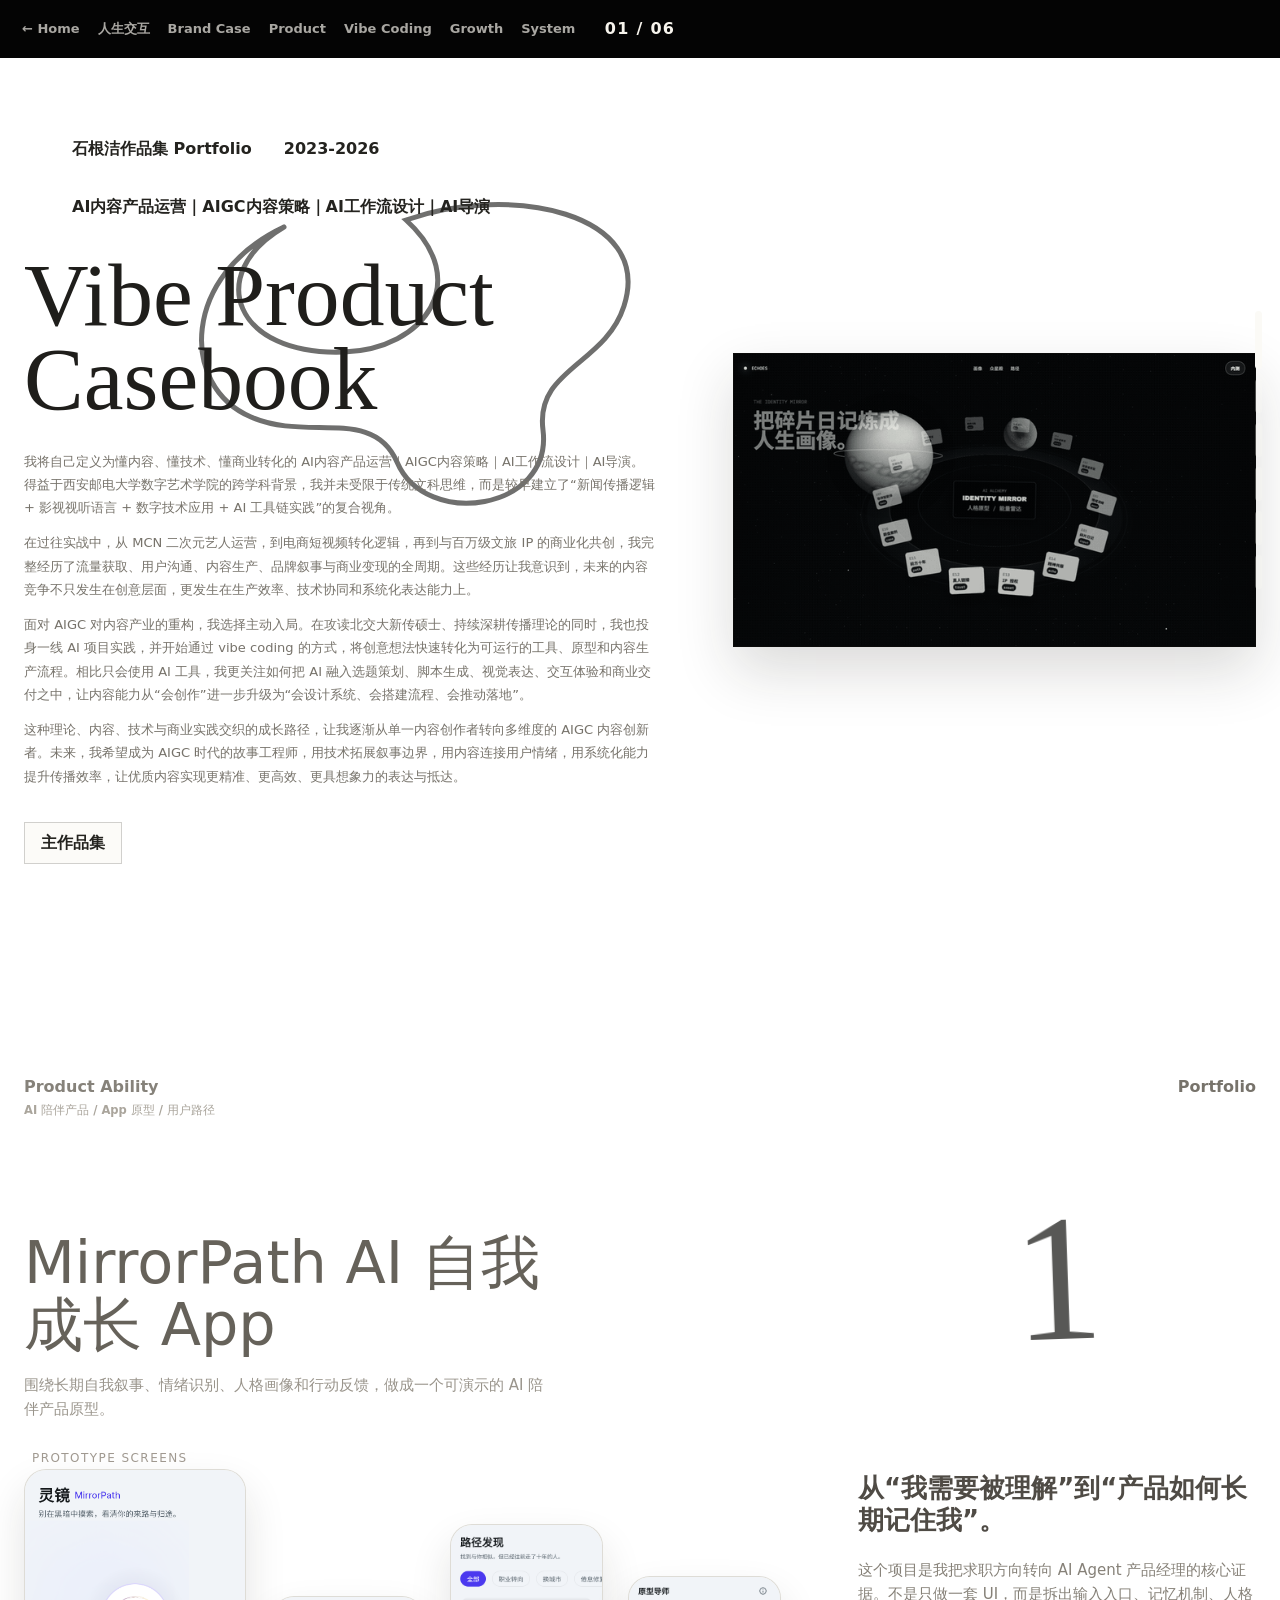
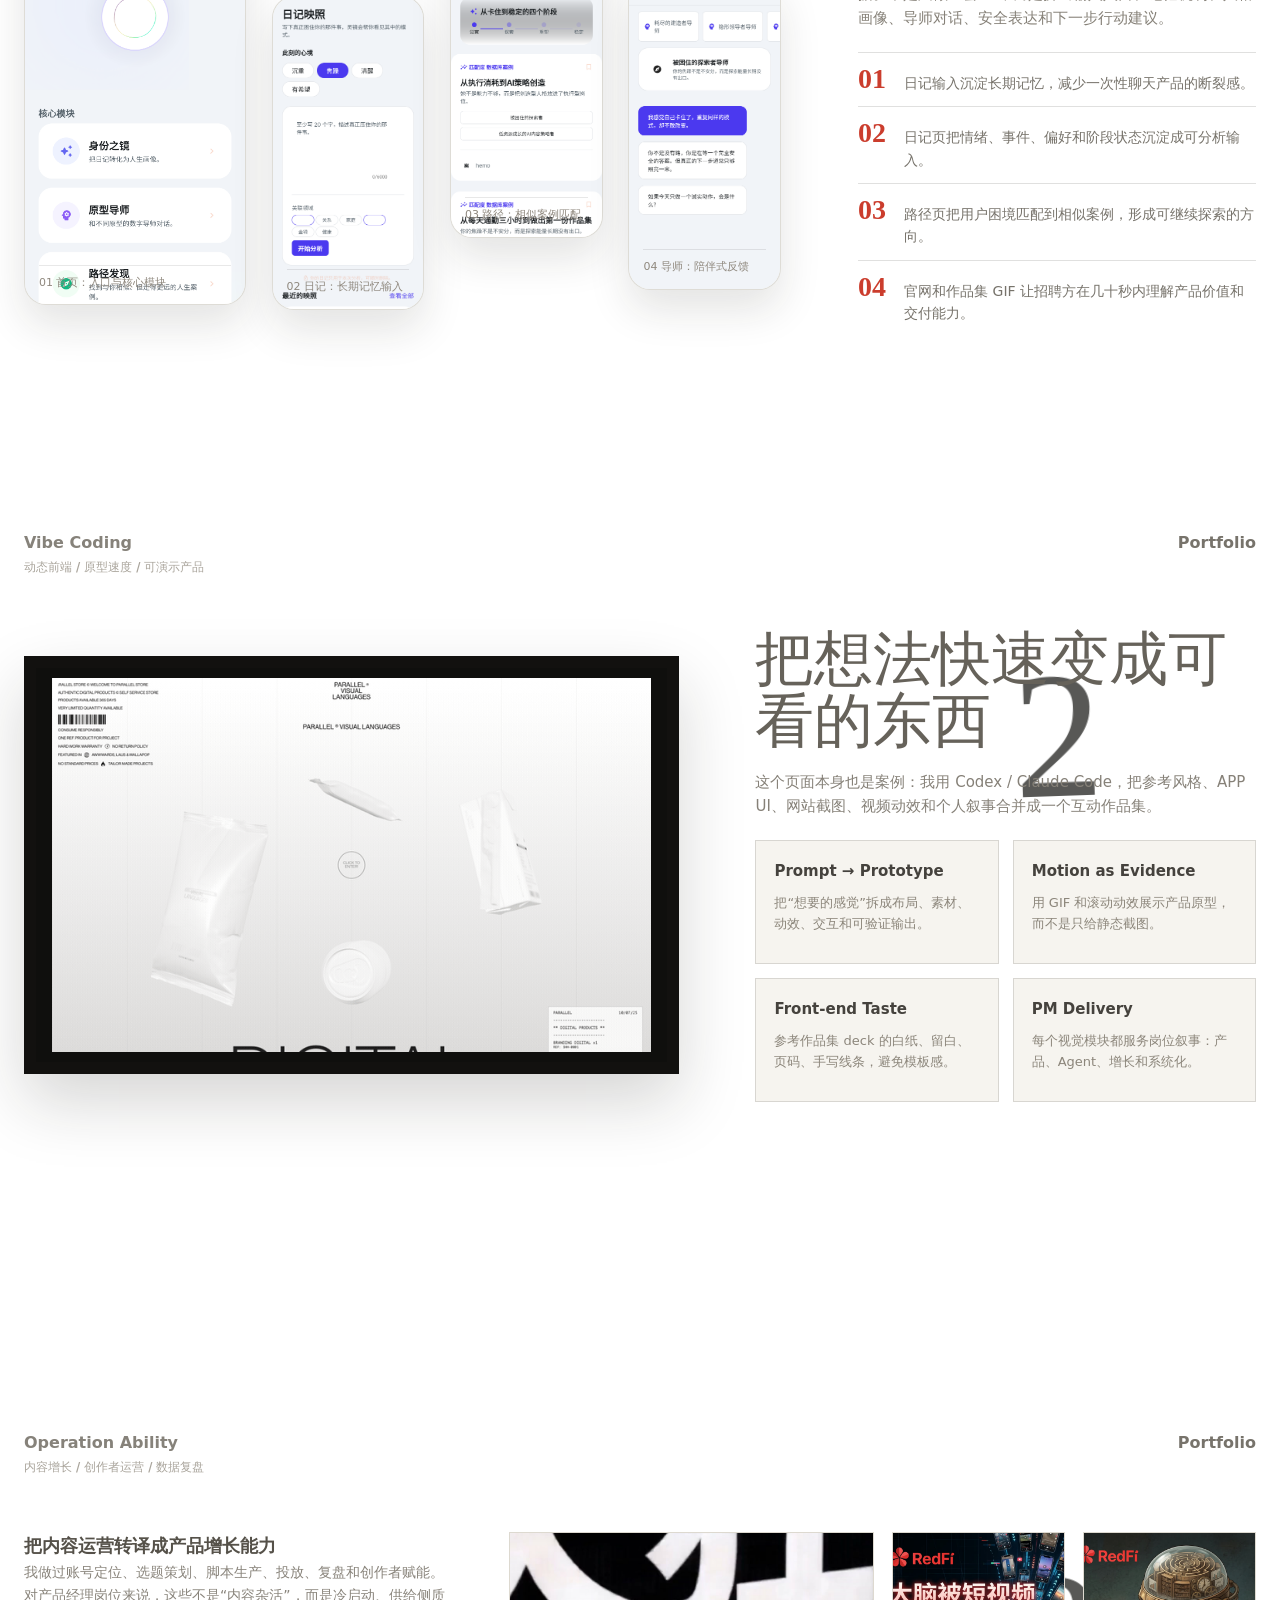
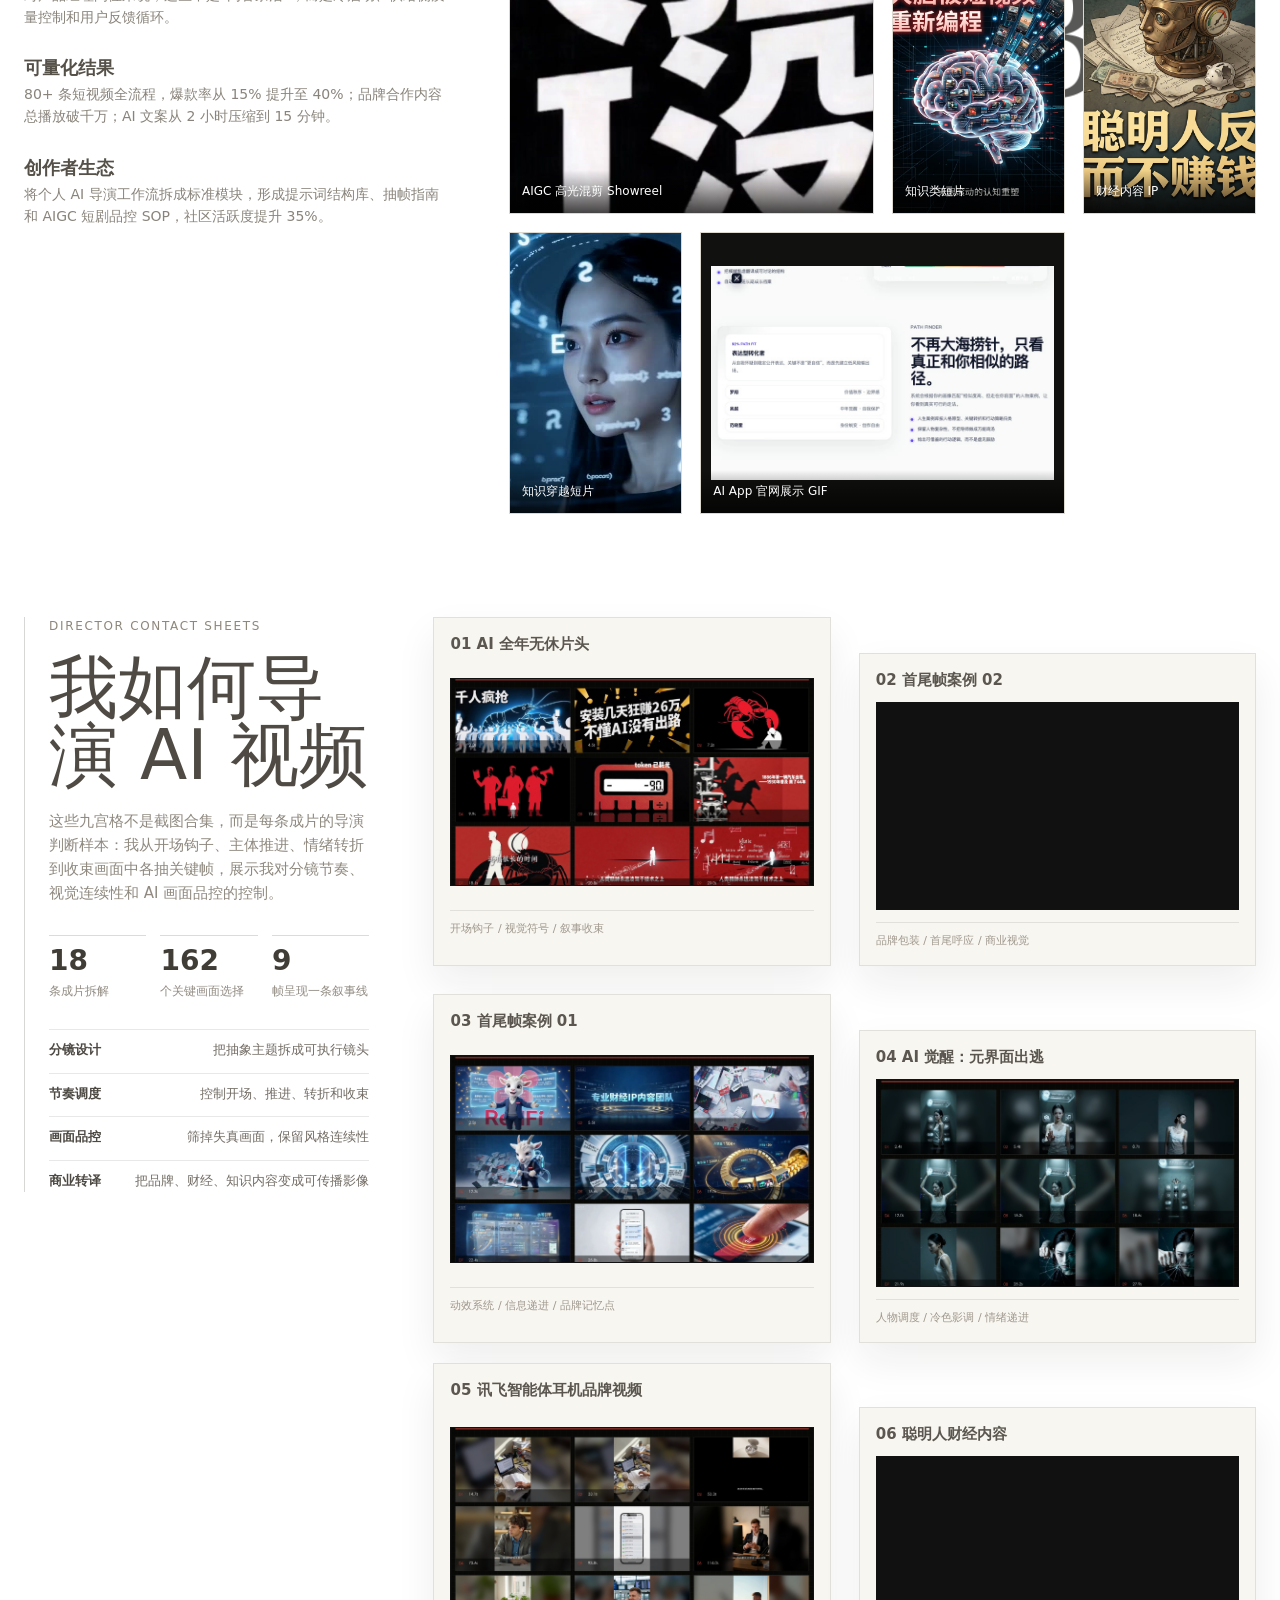
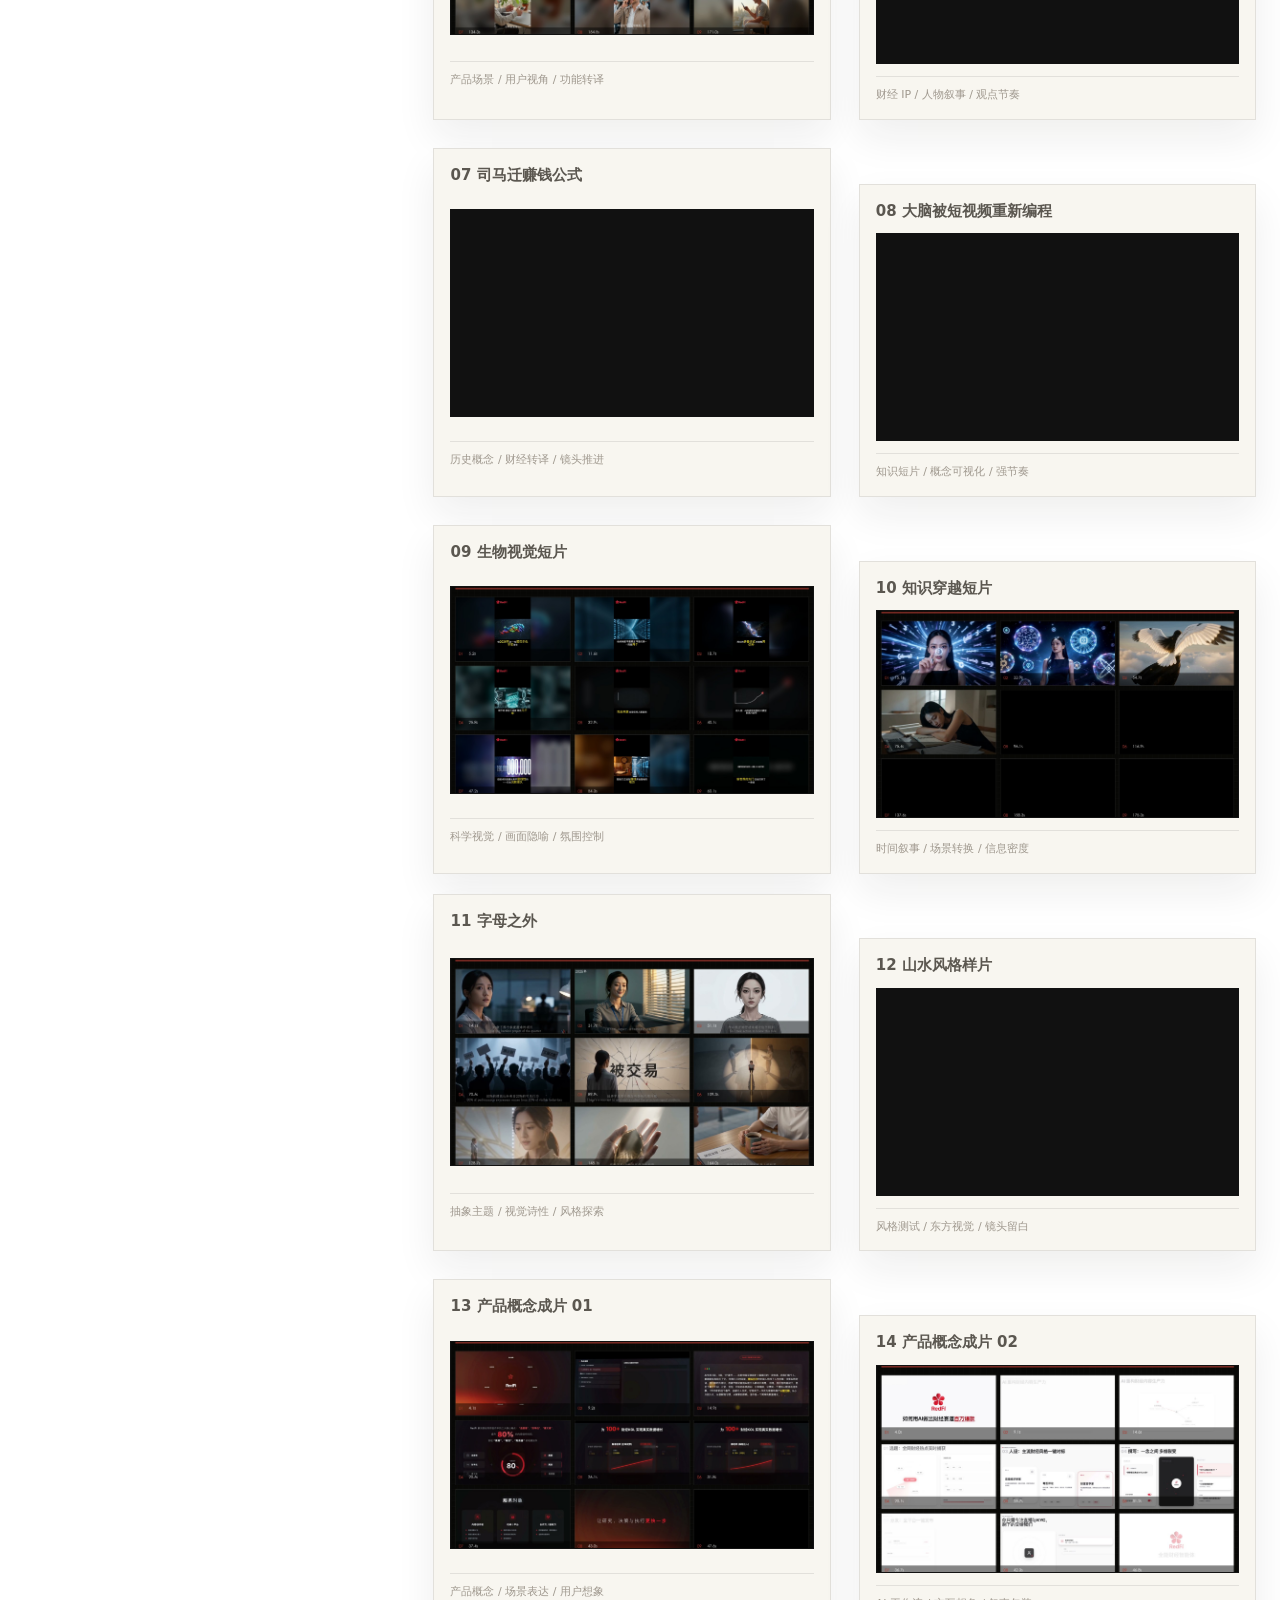
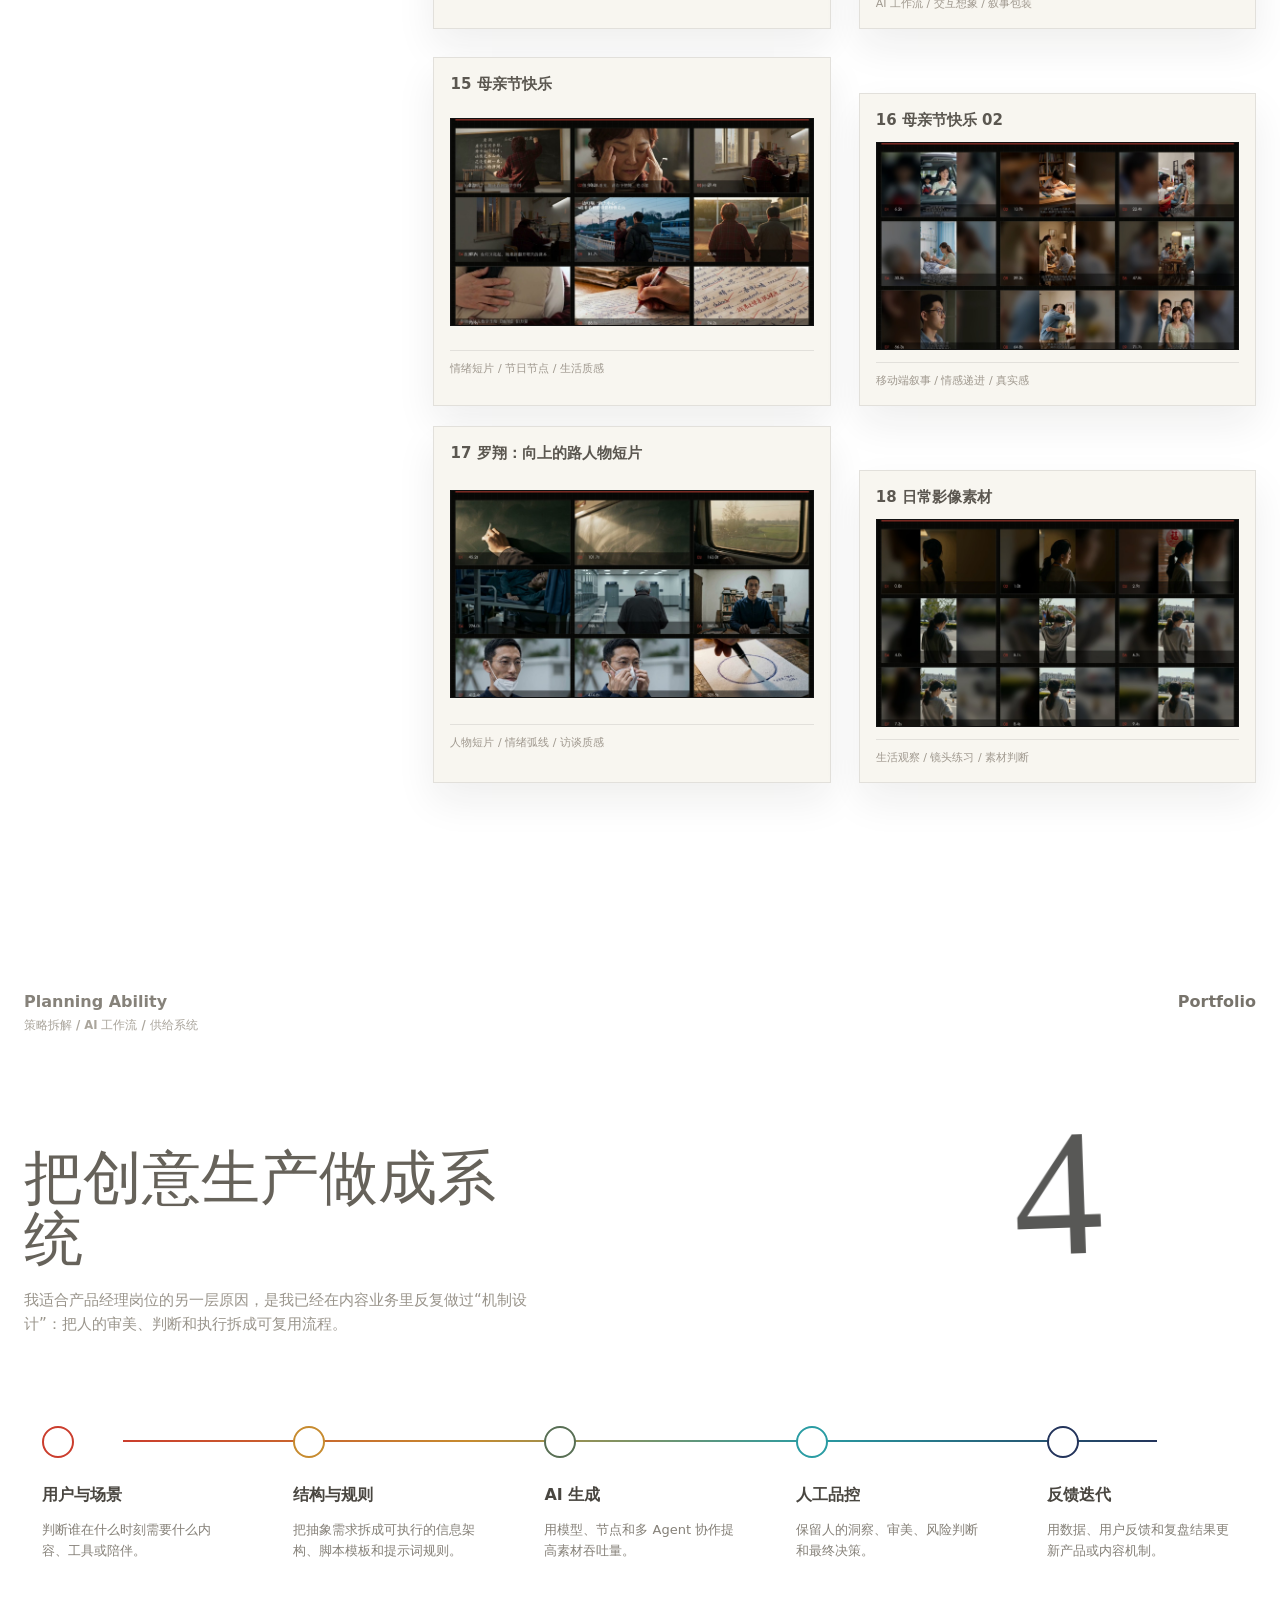
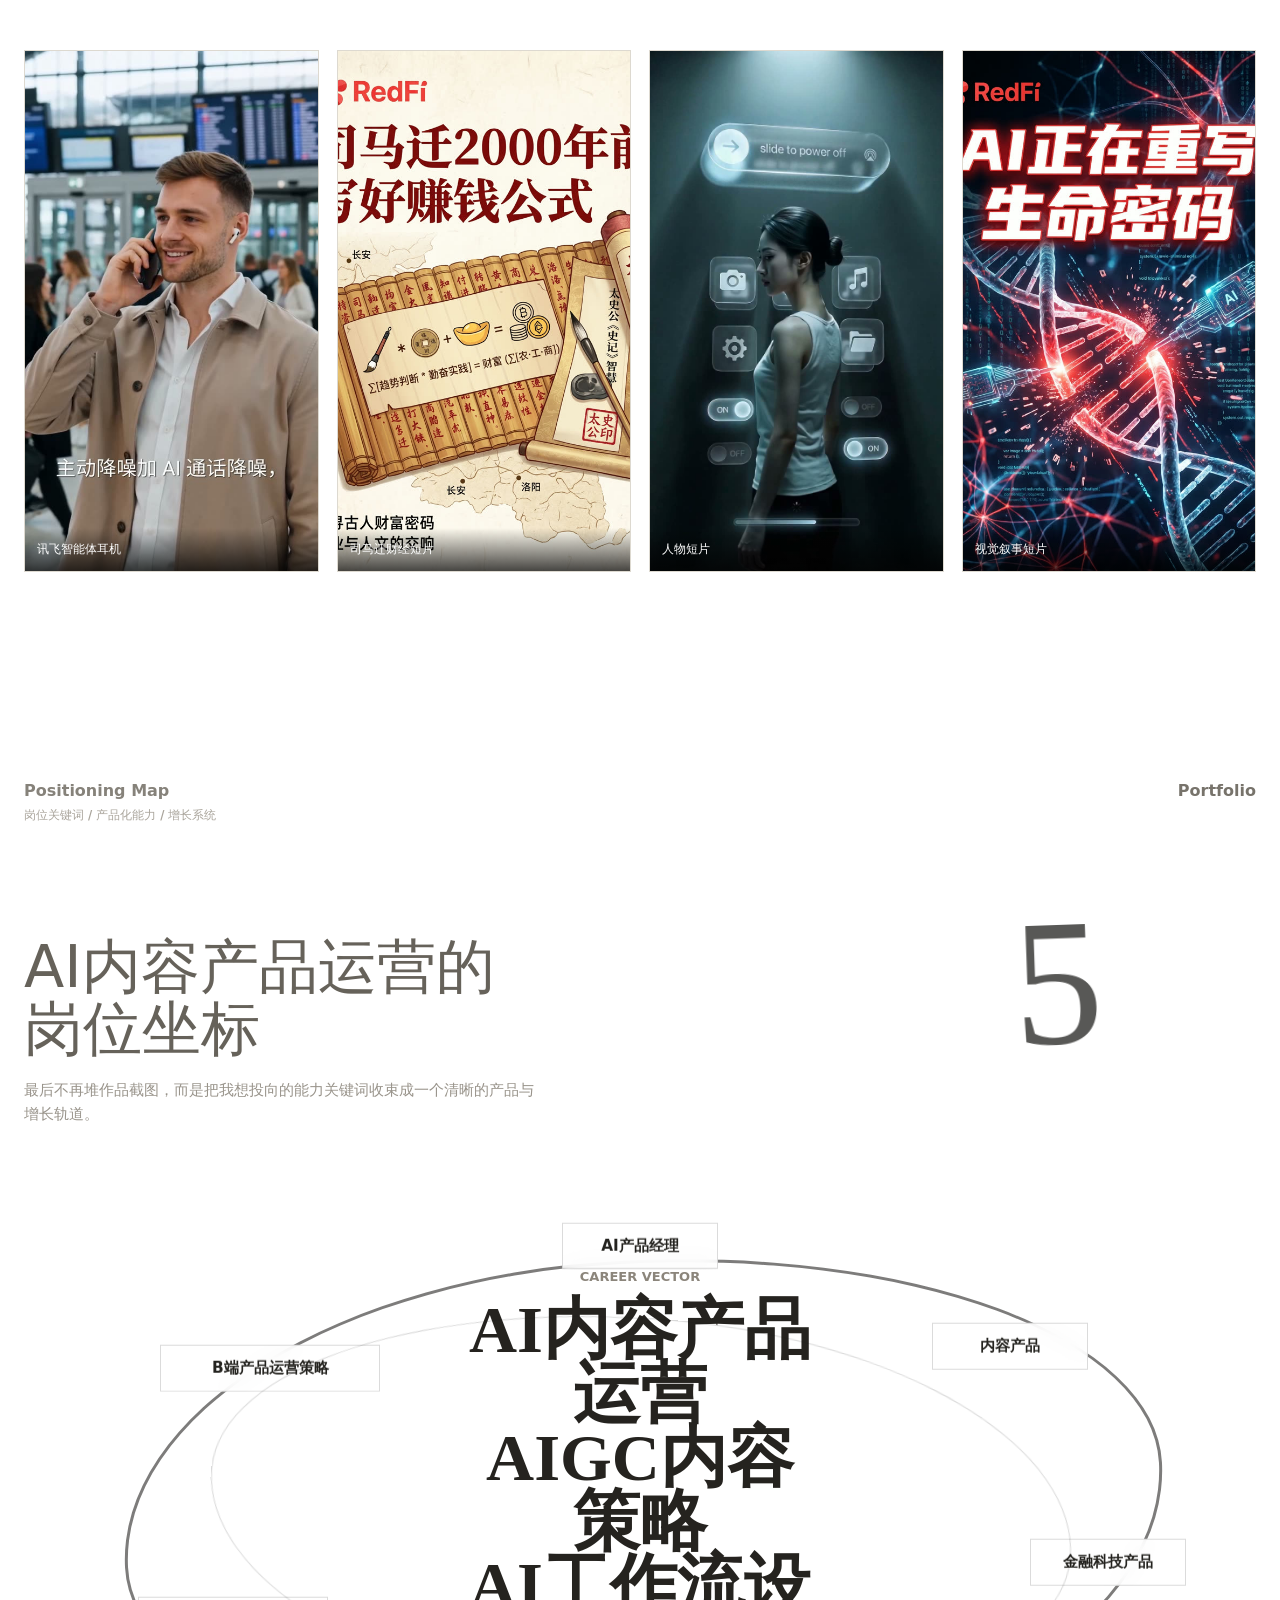
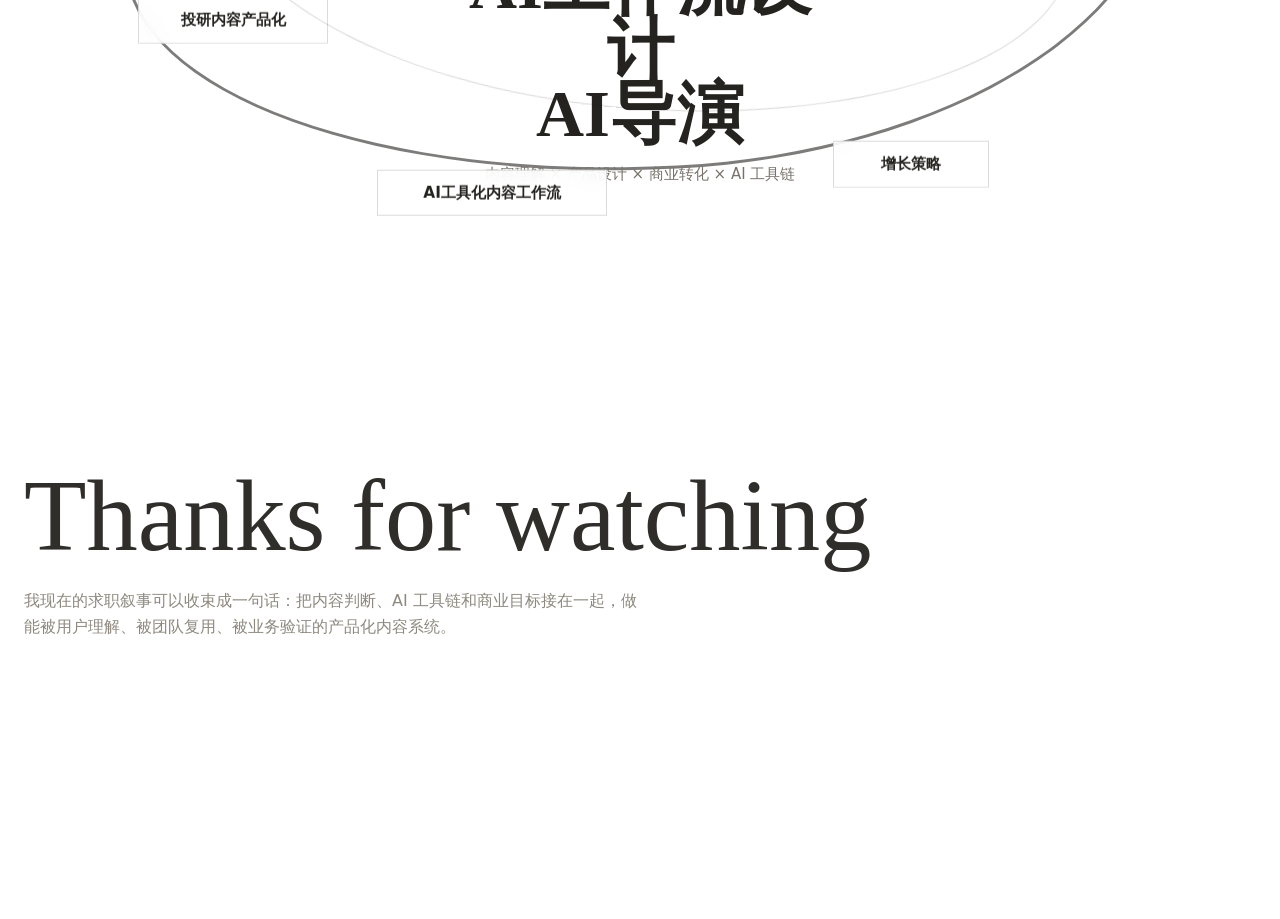
<file: casebook.html>
<!doctype html>
<html lang="zh-CN">
  <head>
    <meta charset="UTF-8" />
    <meta name="viewport" content="width=device-width, initial-scale=1.0" />
    <meta
      name="description"
      content="石根洁 AI 产品经理、AI Agent、Vibe Coding 与 AIGC 内容增长作品集 Casebook。"
    />
    <title>石根洁 | AI Product Casebook</title>
    <style>
      :root {
        --paper: #ffffff;
        --paper-deep: #efebe4;
        --ink: #24231f;
        --muted: #8d897f;
        --quiet: #b5b0a6;
        --line: rgba(36, 35, 31, 0.14);
        --black: #070707;
        --red: #cb3d2d;
        --blue: #23345b;
        --green: #586f54;
        --cyan: #2a9ca3;
        --gold: #c78b2f;
        --max: 1380px;
        --mx: 0;
        --my: 0;
      }

      * {
        box-sizing: border-box;
      }

      html {
        scroll-behavior: smooth;
      }

      body {
        margin: 0;
        background: var(--black);
        color: var(--ink);
        font-family:
          ui-sans-serif, system-ui, -apple-system, BlinkMacSystemFont, "Segoe UI",
          "PingFang SC", "Microsoft YaHei", sans-serif;
        line-height: 1.6;
        overflow-x: hidden;
      }

      a {
        color: inherit;
        text-decoration: none;
      }

      img,
      video {
        display: block;
        max-width: 100%;
      }

      p,
      h1,
      h2,
      h3 {
        margin: 0;
      }

      .grain {
        background: var(--paper);
      }

      .sitebar {
        position: sticky;
        top: 0;
        z-index: 60;
        min-height: 58px;
        display: grid;
        grid-template-columns: 1fr auto 1fr;
        align-items: center;
        gap: 20px;
        padding: 0 max(22px, calc((100vw - var(--max)) / 2));
        background: rgba(5, 5, 5, 0.88);
        color: #f7f4ed;
        backdrop-filter: blur(18px);
      }

      .sitebar .left,
      .sitebar .right {
        display: flex;
        align-items: center;
        gap: 18px;
      }

      .sitebar .right {
        justify-content: flex-end;
      }

      .sitebar a {
        color: rgba(247, 244, 237, 0.68);
        font-size: 13px;
        font-weight: 680;
        white-space: nowrap;
      }

      .sitebar a:hover,
      .sitebar a.active {
        color: #fff;
      }

      .counter {
        font-size: 16px;
        font-weight: 820;
        letter-spacing: 0.08em;
      }

      .progress {
        position: fixed;
        left: 0;
        top: 58px;
        z-index: 70;
        width: 100%;
        height: 2px;
        background: rgba(255, 255, 255, 0.12);
      }

      .progress span {
        display: block;
        width: 0;
        height: 100%;
        background: #f7f4ed;
      }

      .side-index {
        position: fixed;
        right: 18px;
        top: 50%;
        z-index: 50;
        display: grid;
        gap: 10px;
        transform: translateY(-50%);
      }

      .side-index a {
        width: 7px;
        height: 34px;
        border-radius: 999px;
        background: rgba(251, 250, 246, 0.28);
        transition:
          height 180ms ease,
          background 180ms ease;
      }

      .side-index a.active {
        height: 58px;
        background: #fbfaf6;
      }

      .page {
        position: relative;
        min-height: 100svh;
        padding: clamp(54px, 8vw, 104px) 0;
        overflow: clip;
        border-bottom: 1px solid rgba(255, 255, 255, 0.08);
      }

      .page-inner {
        position: relative;
        width: min(var(--max), calc(100% - 48px));
        margin: 0 auto;
      }

      .page-head {
        position: relative;
        z-index: 3;
        display: flex;
        align-items: flex-start;
        justify-content: space-between;
        gap: 24px;
        color: #86827a;
        font-size: clamp(16px, 1.25vw, 22px);
        font-weight: 780;
      }

      .page-head small {
        display: block;
        margin-top: 2px;
        color: #aaa59c;
        font-size: 0.72em;
        font-weight: 560;
      }

      .portfolio-mark {
        color: #77736b;
      }

      .scribble {
        font-family: "Bradley Hand", "Marker Felt", "Comic Sans MS", cursive;
        font-weight: 300;
        letter-spacing: 0;
      }

      .page-number {
        position: absolute;
        top: clamp(80px, 9vw, 140px);
        right: clamp(54px, 12vw, 180px);
        z-index: 0;
        color: rgba(24, 23, 21, 0.72);
        font-size: clamp(88px, 14vw, 210px);
        line-height: 1;
        pointer-events: none;
        transform: translate3d(calc(var(--mx) * -10px), calc(var(--my) * 8px), 0) rotate(-2deg);
      }

      .cover {
        padding-top: clamp(44px, 6vw, 74px);
      }

      .cover-grid {
        min-height: calc(100svh - 164px);
        display: grid;
        grid-template-columns: minmax(0, 0.92fr) minmax(360px, 0.76fr);
        gap: clamp(36px, 6vw, 92px);
        align-items: center;
      }

      .cover-copy {
        position: relative;
        min-width: 0;
        min-height: 520px;
        display: grid;
        align-content: center;
      }

      .cover-loop {
        position: absolute;
        inset: 26px auto auto 132px;
        width: min(560px, 70vw);
        height: 390px;
        pointer-events: none;
      }

      .cover-loop path {
        fill: none;
        stroke: rgba(24, 23, 21, 0.62);
        stroke-width: 5;
        stroke-linecap: round;
        stroke-dasharray: 1680;
        stroke-dashoffset: 1680;
        animation: draw 2400ms ease forwards 240ms;
      }

      @keyframes draw {
        to {
          stroke-dashoffset: 0;
        }
      }

      .cover-kicker {
        position: relative;
        z-index: 1;
        display: flex;
        flex-wrap: wrap;
        gap: 32px;
        margin: 0 0 34px 48px;
        color: #24231f;
        font-weight: 860;
      }

      .cover-copy h1 {
        position: relative;
        z-index: 1;
        max-width: 760px;
        color: #1f1e1b;
        font-size: clamp(42px, 7vw, 96px);
        line-height: 0.94;
      }

      .cover-copy h1 span {
        display: block;
      }

      .cover-statement {
        position: relative;
        z-index: 1;
        max-width: 720px;
        margin-top: 28px;
        color: #77736b;
        font-size: clamp(13px, 1.02vw, 16px);
        line-height: 1.78;
        overflow-wrap: anywhere;
      }

      .cover-statement p {
        margin: 0;
      }

      .cover-statement p + p {
        margin-top: 12px;
      }

      .cover-actions {
        position: relative;
        z-index: 1;
        display: flex;
        flex-wrap: wrap;
        gap: 12px;
        margin-top: 34px;
      }

      .button {
        display: inline-flex;
        min-height: 42px;
        align-items: center;
        justify-content: center;
        padding: 0 16px;
        border: 1px solid rgba(36, 35, 31, 0.2);
        background: rgba(251, 250, 246, 0.72);
        color: #24231f;
        font-weight: 780;
        transition:
          transform 180ms ease,
          border-color 180ms ease,
          background 180ms ease;
      }

      .button:hover {
        transform: translateY(-2px);
        border-color: rgba(36, 35, 31, 0.42);
        background: #fff;
      }

      .button.dark {
        background: #111;
        color: #fff;
        border-color: #111;
      }

      .collage {
        position: relative;
        min-height: clamp(360px, 44vw, 620px);
        display: grid;
        align-items: center;
      }

      .cover-gif-shell {
        position: relative;
        width: min(720px, 100%);
        aspect-ratio: 16 / 9;
        margin-left: auto;
        overflow: hidden;
        border: 1px solid rgba(36, 35, 31, 0.18);
        background: #060606;
        box-shadow: 0 24px 54px rgba(32, 29, 24, 0.16);
        transform: translate3d(calc(var(--mx) * 12px), calc(var(--my) * 8px), 0);
        transition: transform 180ms ease;
      }

      .cover-gif-shell img {
        width: 100%;
        height: 100%;
        object-fit: cover;
      }

      .float {
        position: absolute;
        border: 1px solid rgba(36, 35, 31, 0.1);
        background: #f0ebe2;
        box-shadow: 0 22px 46px rgba(32, 29, 24, 0.13);
        transition: transform 180ms ease;
      }

      .float img,
      .float video {
        width: 100%;
        height: 100%;
        object-fit: cover;
      }

      .float-a {
        top: 14px;
        right: 4%;
        width: min(500px, 64vw);
        aspect-ratio: 16 / 10;
        transform: translate3d(calc(var(--mx) * 18px), calc(var(--my) * 16px), 0) rotate(2deg);
      }

      .full-gif {
        object-fit: contain !important;
        background: #11110f;
      }

      .float-a .full-gif,
      .demo-frame .full-gif,
      .work-card .full-gif {
        padding: 10px;
      }

      .float-b {
        left: 0;
        top: 250px;
        width: min(270px, 40vw);
        aspect-ratio: 9 / 16;
        transform: translate3d(calc(var(--mx) * -14px), calc(var(--my) * 10px), 0) rotate(-4deg);
      }

      .float-c {
        right: 10%;
        bottom: 34px;
        width: min(250px, 42vw);
        aspect-ratio: 9 / 16;
        transform: translate3d(calc(var(--mx) * 10px), calc(var(--my) * -12px), 0) rotate(5deg);
      }

      .section-title {
        position: relative;
        z-index: 2;
        max-width: 520px;
        margin-top: clamp(52px, 9vw, 112px);
      }

      .section-title h2 {
        color: #66625a;
        font-size: clamp(36px, 4.6vw, 64px);
        line-height: 1.05;
        font-weight: 520;
      }

      .section-title p {
        margin-top: 18px;
        color: #99948b;
        font-size: 15px;
      }

      .product-layout {
        position: relative;
        z-index: 2;
        display: grid;
        grid-template-columns: minmax(640px, 1.18fr) minmax(330px, 0.62fr);
        gap: clamp(42px, 6vw, 92px);
        align-items: center;
        margin-top: 52px;
      }

      .phone-row {
        position: relative;
        display: grid;
        grid-template-columns: minmax(210px, 0.9fr) repeat(3, minmax(130px, 0.62fr));
        gap: clamp(16px, 2vw, 28px);
        align-items: center;
      }

      .phone-row::before {
        content: "Prototype Screens";
        position: absolute;
        left: 8px;
        top: -32px;
        color: #a19a91;
        font-size: 12px;
        letter-spacing: 0.12em;
        text-transform: uppercase;
      }

      .phone-shot {
        position: relative;
        overflow: hidden;
        border-radius: 22px;
        border: 1px solid rgba(36, 35, 31, 0.12);
        background: #f8f6f0;
        box-shadow: 0 20px 42px rgba(34, 30, 24, 0.12);
      }

      .phone-shot::after {
        content: attr(data-label);
        position: absolute;
        left: 14px;
        right: 14px;
        bottom: 14px;
        border-top: 1px solid rgba(36, 35, 31, 0.1);
        padding-top: 10px;
        color: #8f887e;
        font-size: 11px;
        line-height: 1.35;
        pointer-events: none;
      }

      .phone-shot img {
        display: block;
        width: 100%;
        aspect-ratio: 9 / 18.6;
        object-fit: cover;
        object-position: top center;
        transition: transform 800ms ease;
      }

      .phone-shot.featured {
        transform: translateY(-12px);
      }

      .phone-shot.featured img {
        aspect-ratio: 9 / 17.8;
      }

      .phone-shot:nth-child(2) {
        transform: translateY(54px);
      }

      .phone-shot:nth-child(3) {
        transform: translateY(-18px);
      }

      .phone-shot:nth-child(4) {
        transform: translateY(34px);
      }

      .phone-shot:hover img {
        transform: translateY(-18%);
      }

      .evidence {
        display: grid;
        gap: 22px;
      }

      .evidence h3 {
        color: #4f4b45;
        font-size: 26px;
        line-height: 1.2;
      }

      .evidence p {
        color: #868178;
        font-size: 15px;
      }

      .proof-list {
        display: grid;
        gap: 12px;
        color: #77736b;
        font-size: 14px;
      }

      .proof-list div {
        display: grid;
        grid-template-columns: 34px 1fr;
        gap: 12px;
        align-items: baseline;
        border-top: 1px solid var(--line);
        padding-top: 12px;
      }

      .proof-list strong {
        color: var(--red);
        font-family: "Bradley Hand", "Marker Felt", "Comic Sans MS", cursive;
        font-size: 28px;
        line-height: 1;
      }

      .motion-grid {
        position: relative;
        z-index: 2;
        display: grid;
        grid-template-columns: minmax(420px, 1.02fr) minmax(360px, 0.78fr);
        gap: clamp(36px, 6vw, 88px);
        align-items: center;
        margin-top: 52px;
      }

      .demo-frame {
        position: relative;
        overflow: hidden;
        border: 12px solid #12110f;
        background: url("assets/portfolio/vibe-coding-demo-poster.jpg") center / cover no-repeat #12110f;
        box-shadow: 0 28px 62px rgba(28, 25, 21, 0.18);
      }

      .demo-frame img {
        width: 100%;
        aspect-ratio: 16 / 10;
        object-fit: cover;
        filter: saturate(1.04) contrast(1.02);
      }

      .scanline {
        position: absolute;
        inset: 0;
        pointer-events: none;
        opacity: 0.28;
        background: linear-gradient(180deg, transparent, rgba(255, 255, 255, 0.32), transparent);
        transform: translateY(-100%);
        animation: scan 4.2s ease-in-out infinite;
      }

      @keyframes scan {
        60%,
        100% {
          transform: translateY(100%);
        }
      }

      .code-notes {
        display: grid;
        grid-template-columns: repeat(2, minmax(0, 1fr));
        gap: 14px;
      }

      .note-card {
        min-height: 124px;
        padding: 18px;
        border: 1px solid var(--line);
        background: rgba(239, 235, 227, 0.56);
      }

      .note-card strong {
        display: block;
        margin-bottom: 10px;
        color: #45423d;
        font-size: 15px;
      }

      .note-card p {
        color: #8c867b;
        font-size: 13px;
      }

      .gallery-layout {
        position: relative;
        z-index: 2;
        display: grid;
        grid-template-columns: minmax(340px, 0.62fr) minmax(560px, 1.1fr);
        gap: clamp(32px, 5vw, 82px);
        align-items: start;
        margin-top: 56px;
      }

      .copy-block {
        display: grid;
        gap: 26px;
        color: #89847b;
      }

      .copy-block h3 {
        color: #555149;
        font-size: 18px;
      }

      .copy-block p {
        font-size: 14px;
      }

      .poster-grid {
        display: grid;
        grid-template-columns: repeat(4, minmax(0, 1fr));
        gap: 18px;
      }

      .highlight-gallery {
        position: relative;
        z-index: 2;
        display: grid;
        grid-template-columns: repeat(2, minmax(0, 1fr));
        gap: 18px;
        margin-top: 44px;
      }

      .highlight-card {
        display: block;
        overflow: hidden;
        border: 1px solid rgba(36, 35, 31, 0.12);
        background: #050505;
        transition:
          transform 180ms ease,
          box-shadow 180ms ease;
      }

      .highlight-card:hover {
        transform: translateY(-2px);
        box-shadow: 0 18px 34px rgba(34, 30, 24, 0.16);
      }

      .highlight-card img {
        display: block;
        width: 100%;
        height: auto;
      }

      .director-showcase {
        position: relative;
        z-index: 2;
        display: grid;
        grid-template-columns: minmax(300px, 0.42fr) minmax(680px, 1fr);
        gap: clamp(34px, 5vw, 78px);
        align-items: start;
        margin-top: clamp(58px, 8vw, 112px);
        scroll-margin-top: 96px;
      }

      .director-intro {
        position: sticky;
        top: 92px;
        padding-left: 24px;
        border-left: 1px solid rgba(36, 35, 31, 0.18);
      }

      .director-kicker {
        color: #8e877b;
        font-size: 12px;
        letter-spacing: 0.14em;
        text-transform: uppercase;
      }

      .director-intro h2 {
        margin-top: 18px;
        color: #4f4b44;
        font-size: clamp(38px, 5.4vw, 76px);
        font-weight: 520;
        line-height: 0.98;
      }

      .director-intro p {
        margin-top: 20px;
        color: #8f897f;
        font-size: 15px;
      }

      .director-metrics {
        display: grid;
        grid-template-columns: repeat(3, minmax(0, 1fr));
        gap: 14px;
        margin-top: 30px;
      }

      .director-metric {
        border-top: 1px solid rgba(36, 35, 31, 0.16);
        padding-top: 11px;
      }

      .director-metric strong {
        display: block;
        color: #403c36;
        font-size: 28px;
        line-height: 1;
      }

      .director-metric span {
        display: block;
        margin-top: 8px;
        color: #918b82;
        font-size: 12px;
        line-height: 1.45;
      }

      .director-abilities {
        display: grid;
        gap: 12px;
        margin-top: 28px;
        color: #726c64;
        font-size: 13px;
      }

      .director-abilities div {
        display: flex;
        justify-content: space-between;
        gap: 18px;
        border-top: 1px solid rgba(36, 35, 31, 0.1);
        padding-top: 10px;
      }

      .director-abilities strong {
        color: #4d4943;
        white-space: nowrap;
      }

      .director-gallery {
        grid-template-columns: repeat(2, minmax(0, 1fr));
        gap: 28px;
        margin-top: 0;
      }

      .director-gallery .highlight-card {
        display: grid;
        gap: 12px;
        overflow: hidden;
        padding: 16px;
        border: 1px solid rgba(36, 35, 31, 0.1);
        background: #f8f6f0;
        color: #5d5850;
        box-shadow: 0 18px 38px rgba(34, 30, 24, 0.07);
      }

      .director-gallery .highlight-card::before {
        content: attr(data-no) "  " attr(data-title);
        color: #5b5750;
        font-size: 15px;
        font-weight: 620;
        line-height: 1.35;
      }

      .director-gallery .highlight-card::after {
        content: attr(data-meta);
        border-top: 1px solid rgba(36, 35, 31, 0.1);
        padding-top: 10px;
        color: #9f988e;
        font-size: 11px;
        line-height: 1.45;
      }

      .director-gallery .highlight-card img {
        display: block;
        width: 100%;
        aspect-ratio: 1478 / 846;
        height: auto;
        object-fit: cover;
        object-position: center 57%;
        border: 1px solid rgba(36, 35, 31, 0.1);
        background: #111;
      }

      .director-gallery .highlight-card:nth-child(2n) {
        margin-top: 36px;
      }

      .director-gallery .highlight-card:nth-child(6n + 5) {
        margin-top: -8px;
      }

      .work-card {
        position: relative;
        overflow: hidden;
        min-height: 280px;
        border: 1px solid rgba(36, 35, 31, 0.09);
        background: #f0ebe2;
        transform-style: preserve-3d;
        transition:
          transform 180ms ease,
          box-shadow 180ms ease;
      }

      .work-poster,
      .work-card video,
      .work-card img {
        width: 100%;
        height: 100%;
        min-height: 280px;
        object-fit: cover;
      }

      .work-poster {
        display: block;
      }

      .work-card video {
        position: absolute;
        inset: 0;
        z-index: 1;
        opacity: 0;
        transition: opacity 180ms ease;
      }

      .work-card.is-playing video,
      .work-card:hover video {
        opacity: 1;
      }

      .work-card .caption {
        position: absolute;
        left: 0;
        right: 0;
        bottom: 0;
        z-index: 2;
        padding: 12px;
        color: #fff;
        background: linear-gradient(180deg, transparent, rgba(0, 0, 0, 0.72));
        font-size: 12px;
        transform: translateY(0);
      }

      .work-card:hover {
        box-shadow: 0 18px 34px rgba(34, 30, 24, 0.16);
      }

      .wide-card {
        grid-column: span 2;
      }

      .system-map {
        position: relative;
        z-index: 2;
        margin-top: 60px;
      }

      .map-line {
        position: relative;
        display: grid;
        grid-template-columns: repeat(5, minmax(0, 1fr));
        gap: 24px;
      }

      .map-line::before {
        content: "";
        position: absolute;
        left: 8%;
        right: 8%;
        top: 44px;
        height: 2px;
        background: linear-gradient(90deg, var(--red), var(--gold), var(--cyan), var(--blue));
      }

      .map-node {
        position: relative;
        min-height: 210px;
        padding: 86px 18px 18px;
      }

      .map-node::before {
        content: "";
        position: absolute;
        top: 30px;
        left: 18px;
        width: 28px;
        height: 28px;
        border: 2px solid currentColor;
        border-radius: 50%;
        background: var(--paper);
      }

      .map-node:nth-child(1) {
        color: var(--red);
      }

      .map-node:nth-child(2) {
        color: var(--gold);
      }

      .map-node:nth-child(3) {
        color: var(--green);
      }

      .map-node:nth-child(4) {
        color: var(--cyan);
      }

      .map-node:nth-child(5) {
        color: var(--blue);
      }

      .map-node h3 {
        color: #494640;
        font-size: 16px;
      }

      .map-node p {
        margin-top: 12px;
        color: #858078;
        font-size: 13px;
      }

      .keyword-orbit {
        position: relative;
        z-index: 2;
        min-height: clamp(520px, 58vw, 720px);
        margin-top: 48px;
      }

      .keyword-orbit::before,
      .keyword-orbit::after {
        content: "";
        position: absolute;
        pointer-events: none;
      }

      .keyword-orbit::before {
        left: 8%;
        top: 12%;
        width: 84%;
        height: 70%;
        border: 3px solid rgba(24, 23, 21, 0.56);
        border-radius: 49% 51% 48% 52% / 55% 45% 55% 45%;
        transform: rotate(-3deg);
      }

      .keyword-orbit::after {
        left: 15%;
        top: 20%;
        width: 70%;
        height: 54%;
        border: 1px solid rgba(24, 23, 21, 0.16);
        border-radius: 52% 48% 51% 49% / 48% 52% 48% 52%;
        transform: rotate(5deg);
      }

      .orbit-core {
        position: absolute;
        left: 50%;
        top: 49%;
        width: min(420px, 70vw);
        padding: 30px 34px;
        color: #25231f;
        text-align: center;
        transform: translate(-50%, -50%);
      }

      .orbit-core span {
        display: block;
        color: #8b857b;
        font-size: 13px;
        font-weight: 760;
      }

      .orbit-core strong {
        display: block;
        margin-top: 10px;
        font-size: clamp(34px, 5.2vw, 74px);
        line-height: 0.96;
        font-weight: 900;
      }

      .orbit-core p {
        margin-top: 16px;
        color: #77736b;
        font-size: 15px;
      }

      .orbit-keywords {
        position: absolute;
        inset: 0;
        margin: 0;
        padding: 0;
        list-style: none;
      }

      .orbit-keywords li {
        position: absolute;
        min-width: 156px;
        padding: 10px 16px;
        border: 1px solid rgba(36, 35, 31, 0.16);
        background: rgba(255, 255, 255, 0.86);
        color: #24231f;
        font-size: clamp(14px, 1.2vw, 18px);
        font-weight: 820;
        text-align: center;
        backdrop-filter: blur(10px);
        transform: translate(-50%, -50%);
        transition:
          transform 180ms ease,
          border-color 180ms ease,
          background 180ms ease;
      }

      .orbit-keywords li:hover {
        border-color: rgba(36, 35, 31, 0.38);
        background: #fff;
        transform: translate(-50%, -50%) scale(1.03);
      }

      .orbit-keywords li:nth-child(1) {
        left: 50%;
        top: 10%;
      }

      .orbit-keywords li:nth-child(2) {
        left: 80%;
        top: 24%;
      }

      .orbit-keywords li:nth-child(3) {
        left: 88%;
        top: 54%;
      }

      .orbit-keywords li:nth-child(4) {
        left: 72%;
        top: 82%;
      }

      .orbit-keywords li:nth-child(5) {
        left: 38%;
        top: 86%;
        min-width: 230px;
      }

      .orbit-keywords li:nth-child(6) {
        left: 17%;
        top: 62%;
        min-width: 190px;
      }

      .orbit-keywords li:nth-child(7) {
        left: 20%;
        top: 27%;
        min-width: 220px;
      }

      .end-note {
        min-height: 58svh;
        display: grid;
        align-content: center;
        color: #8d897f;
      }

      .end-note h2 {
        color: #2f2e2a;
        font-size: clamp(42px, 8vw, 112px);
        line-height: 0.9;
      }

      .end-note p {
        max-width: 620px;
        margin-top: 26px;
        font-size: 16px;
      }

      .reveal {
        opacity: 0;
        transform: translateY(34px);
        transition:
          opacity 700ms ease,
          transform 700ms ease;
      }

      .reveal.in {
        opacity: 1;
        transform: translateY(0);
      }

      @media (max-width: 1020px) {
        .sitebar {
          grid-template-columns: 1fr auto;
        }

        .sitebar .right {
          display: none;
        }

        .cover-grid,
        .product-layout,
        .motion-grid,
        .gallery-layout,
        .split {
          grid-template-columns: 1fr;
        }

        .collage {
          min-height: auto;
        }

        .poster-grid {
          grid-template-columns: repeat(2, minmax(0, 1fr));
        }

        .map-line {
          grid-template-columns: 1fr;
        }

        .map-line::before {
          left: 31px;
          right: auto;
          top: 30px;
          bottom: 30px;
          width: 2px;
          height: auto;
        }

        .map-node {
          min-height: 0;
          padding: 18px 18px 18px 78px;
        }

        .map-node::before {
          top: 18px;
        }
      }

      @media (max-width: 720px) {
        .sitebar {
          min-height: 54px;
          padding: 0 16px;
        }

        .counter {
          position: absolute;
          left: 50%;
          right: auto;
          transform: translateX(-50%);
          justify-self: end;
          font-size: 13px;
        }

        .sitebar .left a:not(:first-child) {
          display: none;
        }

        .progress {
          top: 54px;
        }

        .side-index {
          display: none;
        }

        .page {
          padding: 44px 0;
        }

        .page-inner {
          width: min(100% - 28px, var(--max));
        }

        .cover-copy {
          width: 100%;
          min-width: 0;
          min-height: 420px;
        }

        .cover-loop {
          left: 24px;
          width: 90vw;
        }

        .cover-kicker {
          display: grid;
          grid-template-columns: 1fr 1fr;
          margin-left: 8px;
          gap: 10px 18px;
          font-size: 13px;
        }

        .cover-kicker span:first-child {
          grid-column: 1 / -1;
        }

        .cover-copy h1 {
          width: min(320px, 100%);
          max-width: 100%;
          font-size: 40px;
        }

        .cover-statement {
          width: min(320px, 100%);
          max-width: 100%;
          font-size: 13px;
          line-height: 1.7;
          word-break: normal;
        }

        .cover-statement p + p {
          margin-top: 10px;
        }

        .cover-actions {
          display: grid;
          grid-template-columns: 1fr;
        }

        .button {
          width: 100%;
        }

        .collage {
          min-height: auto;
        }

        .cover-gif-shell {
          width: 100%;
          margin: 0;
          transform: none;
        }

        .phone-row {
          grid-template-columns: repeat(2, minmax(0, 1fr));
        }

        .phone-shot,
        .phone-shot.featured,
        .phone-shot:nth-child(2),
        .phone-shot:nth-child(3),
        .phone-shot:nth-child(4) {
          transform: none;
        }

        .code-notes {
          grid-template-columns: 1fr;
        }

        .poster-grid {
          grid-template-columns: 1fr;
        }

        .highlight-gallery {
          grid-template-columns: 1fr;
        }

        .director-showcase {
          grid-template-columns: 1fr;
        }

        .director-intro {
          position: relative;
          top: auto;
          padding-left: 18px;
        }

        .director-gallery .highlight-card {
          margin-top: 0 !important;
        }

        .wide-card {
          grid-column: span 1;
        }

        .keyword-orbit {
          min-height: 760px;
          margin-top: 34px;
        }

        .keyword-orbit::before {
          left: 0;
          top: 10%;
          width: 100%;
          height: 58%;
        }

        .keyword-orbit::after {
          display: none;
        }

        .orbit-core {
          top: 37%;
          width: min(300px, 84vw);
          padding: 18px 10px;
        }

        .orbit-keywords li {
          min-width: 0 !important;
          width: min(260px, 78vw);
          font-size: 14px;
        }

        .orbit-keywords li:nth-child(1) {
          left: 50%;
          top: 4%;
        }

        .orbit-keywords li:nth-child(2) {
          left: 84%;
          top: 20%;
        }

        .orbit-keywords li:nth-child(3) {
          left: 82%;
          top: 50%;
        }

        .orbit-keywords li:nth-child(4) {
          left: 64%;
          top: 68%;
        }

        .orbit-keywords li:nth-child(5) {
          left: 50%;
          top: 86%;
        }

        .orbit-keywords li:nth-child(6) {
          left: 18%;
          top: 54%;
        }

        .orbit-keywords li:nth-child(7) {
          left: 22%;
          top: 20%;
        }
      }
    </style>
  </head>
  <body>
    <header class="sitebar">
      <nav class="left" aria-label="主导航">
        <a href="index.html">← Home</a>
        <a href="life-game-design.html">人生交互</a>
        <a href="brand-campaign.html">Brand Case</a>
        <a href="#product">Product</a>
        <a href="#vibe">Vibe Coding</a>
        <a href="#growth">Growth</a>
        <a href="#system">System</a>
      </nav>
      <div class="counter"><span id="currentPage">01</span> / 06</div>
      <nav class="right" aria-label="资源"></nav>
    </header>
    <div class="progress" aria-hidden="true"><span id="progressBar"></span></div>
    <nav class="side-index" aria-label="章节索引">
      <a class="active" href="#cover" aria-label="Cover"></a>
      <a href="#product" aria-label="Product"></a>
      <a href="#vibe" aria-label="Vibe coding"></a>
      <a href="#growth" aria-label="Growth"></a>
      <a href="#system" aria-label="System"></a>
      <a href="#creation" aria-label="Creation"></a>
    </nav>

    <main>
      <section class="page cover grain" id="cover" data-page="01">
        <div class="page-inner cover-grid">
          <div class="cover-copy reveal">
            <svg class="cover-loop" viewBox="0 0 560 390" aria-hidden="true">
              <path
                d="M128 65 C48 112 78 194 188 190 C269 187 317 119 250 58 C355 21 498 51 468 144 C449 203 379 207 387 268 C397 348 270 368 241 300 C217 244 151 280 95 255 C23 224 26 113 128 65 Z"
              />
            </svg>
            <div class="cover-kicker">
              <span>石根洁作品集 Portfolio</span>
              <span>2023-2026</span>
              <span>AI内容产品运营｜AIGC内容策略｜AI工作流设计｜AI导演</span>
            </div>
            <h1 class="scribble"><span>Vibe Product</span><span>Casebook</span></h1>
            <div class="cover-statement">
              <p>
                我将自己定义为懂内容、懂技术、懂商业转化的 AI内容产品运营｜AIGC内容策略｜AI工作流设计｜AI导演。得益于西安邮电大学数字艺术学院的跨学科背景，我并未受限于传统文科思维，而是较早建立了“新闻传播逻辑 + 影视视听语言 + 数字技术应用 + AI 工具链实践”的复合视角。
              </p>
              <p>
                在过往实战中，从 MCN 二次元艺人运营，到电商短视频转化逻辑，再到与百万级文旅 IP 的商业化共创，我完整经历了流量获取、用户沟通、内容生产、品牌叙事与商业变现的全周期。这些经历让我意识到，未来的内容竞争不只发生在创意层面，更发生在生产效率、技术协同和系统化表达能力上。
              </p>
              <p>
                面对 AIGC 对内容产业的重构，我选择主动入局。在攻读北交大新传硕士、持续深耕传播理论的同时，我也投身一线 AI 项目实践，并开始通过 vibe coding 的方式，将创意想法快速转化为可运行的工具、原型和内容生产流程。相比只会使用 AI 工具，我更关注如何把 AI 融入选题策划、脚本生成、视觉表达、交互体验和商业交付之中，让内容能力从“会创作”进一步升级为“会设计系统、会搭建流程、会推动落地”。
              </p>
              <p>
                这种理论、内容、技术与商业实践交织的成长路径，让我逐渐从单一内容创作者转向多维度的 AIGC 内容创新者。未来，我希望成为 AIGC 时代的故事工程师，用技术拓展叙事边界，用内容连接用户情绪，用系统化能力提升传播效率，让优质内容实现更精准、更高效、更具想象力的表达与抵达。
              </p>
            </div>
            <div class="cover-actions">
              <a class="button" href="index.html">主作品集</a>
            </div>
          </div>
          <div class="collage reveal">
            <div class="cover-gif-shell">
              <img src="assets/portfolio/echoes-showcase-web.gif" alt="Echoes AI 产品动态展示" />
            </div>
          </div>
        </div>
      </section>

      <section class="page grain" id="product" data-page="02">
        <div class="page-inner">
          <div class="page-head">
            <div>Product Ability <small>AI 陪伴产品 / App 原型 / 用户路径</small></div>
            <div class="portfolio-mark">Portfolio</div>
          </div>
          <div class="page-number scribble">1</div>
          <div class="section-title reveal">
            <h2>MirrorPath AI 自我成长 App</h2>
            <p>围绕长期自我叙事、情绪识别、人格画像和行动反馈，做成一个可演示的 AI 陪伴产品原型。</p>
          </div>
          <div class="product-layout">
            <div class="phone-row reveal">
              <div class="phone-shot featured" data-label="01 首页：入口与核心模块">
                <img src="assets/portfolio/mirrorpath-app-home.png" alt="MirrorPath 首页" />
              </div>
              <div class="phone-shot" data-label="02 日记：长期记忆输入">
                <img src="assets/portfolio/mirrorpath-app-diary-screen.png" alt="MirrorPath 日记映照" />
              </div>
              <div class="phone-shot" data-label="03 路径：相似案例匹配">
                <img src="assets/portfolio/mirrorpath-app-path.png" alt="MirrorPath 路径发现" />
              </div>
              <div class="phone-shot" data-label="04 导师：陪伴式反馈">
                <img src="assets/portfolio/mirrorpath-app-mentor.png" alt="MirrorPath 导师对话" />
              </div>
            </div>
            <div class="evidence reveal">
              <h3>从“我需要被理解”到“产品如何长期记住我”。</h3>
              <p>
                这个项目是我把求职方向转向 AI Agent 产品经理的核心证据。不是只做一套 UI，而是拆出输入入口、记忆机制、人格画像、导师对话、安全表达和下一步行动建议。
              </p>
              <div class="proof-list">
                <div><strong>01</strong><span>日记输入沉淀长期记忆，减少一次性聊天产品的断裂感。</span></div>
                <div><strong>02</strong><span>日记页把情绪、事件、偏好和阶段状态沉淀成可分析输入。</span></div>
                <div><strong>03</strong><span>路径页把用户困境匹配到相似案例，形成可继续探索的方向。</span></div>
                <div><strong>04</strong><span>官网和作品集 GIF 让招聘方在几十秒内理解产品价值和交付能力。</span></div>
              </div>
            </div>
          </div>
        </div>
      </section>

      <section class="page grain" id="vibe" data-page="03">
        <div class="page-inner">
          <div class="page-head">
            <div>Vibe Coding <small>动态前端 / 原型速度 / 可演示产品</small></div>
            <div class="portfolio-mark">Portfolio</div>
          </div>
          <div class="page-number scribble">2</div>
          <div class="motion-grid">
            <div class="demo-frame reveal">
              <img class="full-gif" src="assets/portfolio/vibe-coding-parallel-demo.gif" alt="Vibe Coding Parallel 动效" />
              <div class="scanline"></div>
            </div>
            <div class="evidence reveal">
              <div class="section-title" style="margin-top: 0">
                <h2>把想法快速变成可看的东西</h2>
                <p>这个页面本身也是案例：我用 Codex / Claude Code，把参考风格、APP UI、网站截图、视频动效和个人叙事合并成一个互动作品集。</p>
              </div>
              <div class="code-notes">
                <div class="note-card">
                  <strong>Prompt → Prototype</strong>
                  <p>把“想要的感觉”拆成布局、素材、动效、交互和可验证输出。</p>
                </div>
                <div class="note-card">
                  <strong>Motion as Evidence</strong>
                  <p>用 GIF 和滚动动效展示产品原型，而不是只给静态截图。</p>
                </div>
                <div class="note-card">
                  <strong>Front-end Taste</strong>
                  <p>参考作品集 deck 的白纸、留白、页码、手写线条，避免模板感。</p>
                </div>
                <div class="note-card">
                  <strong>PM Delivery</strong>
                  <p>每个视觉模块都服务岗位叙事：产品、Agent、增长和系统化。</p>
                </div>
              </div>
            </div>
          </div>
        </div>
      </section>

      <section class="page grain" id="growth" data-page="04">
        <div class="page-inner">
          <div class="page-head">
            <div>Operation Ability <small>内容增长 / 创作者运营 / 数据复盘</small></div>
            <div class="portfolio-mark">Portfolio</div>
          </div>
          <div class="page-number scribble">3</div>
          <div class="gallery-layout">
            <div class="copy-block reveal">
              <div>
                <h3>把内容运营转译成产品增长能力</h3>
                <p>
                  我做过账号定位、选题策划、脚本生产、投放、复盘和创作者赋能。对产品经理岗位来说，这些不是“内容杂活”，而是冷启动、供给侧质量控制和用户反馈循环。
                </p>
              </div>
              <div>
                <h3>可量化结果</h3>
                <p>80+ 条短视频全流程，爆款率从 15% 提升至 40%；品牌合作内容总播放破千万；AI 文案从 2 小时压缩到 15 分钟。</p>
              </div>
              <div>
                <h3>创作者生态</h3>
                <p>将个人 AI 导演工作流拆成标准模块，形成提示词结构库、抽帧指南和 AIGC 短剧品控 SOP，社区活跃度提升 35%。</p>
              </div>
            </div>
            <div class="poster-grid reveal">
              <article class="work-card wide-card">
                <img class="work-poster" src="assets/portfolio/aigc-highlight-reel-poster.jpg" alt="AIGC 高光混剪 Showreel 封面" />
                <video class="work-video" muted playsinline loop preload="metadata" poster="assets/portfolio/aigc-highlight-reel-poster.jpg">
                  <source src="assets/portfolio/aigc-highlight-reel.mp4" type="video/mp4" />
                </video>
                <div class="caption">AIGC 高光混剪 Showreel</div>
              </article>
              <article class="work-card">
                <img class="work-poster" src="assets/portfolio/brain-poster.jpg" alt="知识类短片封面" />
                <video class="work-video" muted playsinline loop preload="metadata" poster="assets/portfolio/brain-poster.jpg">
                  <source src="assets/portfolio/brain-preview.mp4" type="video/mp4" />
                </video>
                <div class="caption">知识类短片</div>
              </article>
              <article class="work-card">
                <img class="work-poster" src="assets/portfolio/smart-poster.jpg" alt="财经内容 IP 封面" />
                <video class="work-video" muted playsinline loop preload="metadata" poster="assets/portfolio/smart-poster.jpg">
                  <source src="assets/portfolio/smart-preview.mp4" type="video/mp4" />
                </video>
                <div class="caption">财经内容 IP</div>
              </article>
              <article class="work-card">
                <img class="work-poster" src="assets/portfolio/knowledge-poster.jpg" alt="知识穿越短片封面" />
                <video class="work-video" muted playsinline loop preload="metadata" poster="assets/portfolio/knowledge-poster.jpg">
                  <source src="assets/portfolio/knowledge-preview.mp4" type="video/mp4" />
                </video>
                <div class="caption">知识穿越短片</div>
              </article>
              <article class="work-card wide-card">
                <img class="full-gif" src="assets/portfolio/hemo-product-demo-poster.jpg" alt="AI 产品官网展示封面" />
                <div class="caption">AI App 官网展示 GIF</div>
              </article>
            </div>
          </div>
          <section class="director-showcase reveal" aria-labelledby="director-title">
            <div class="director-intro">
              <div class="director-kicker">Director Contact Sheets</div>
              <h2 id="director-title">我如何导演 AI 视频</h2>
              <p>
                这些九宫格不是截图合集，而是每条成片的导演判断样本：我从开场钩子、主体推进、情绪转折到收束画面中各抽关键帧，展示我对分镜节奏、视觉连续性和 AI 画面品控的控制。
              </p>
              <div class="director-metrics" aria-label="AI 视频导演能力数据">
                <div class="director-metric"><strong>18</strong><span>条成片拆解</span></div>
                <div class="director-metric"><strong>162</strong><span>个关键画面选择</span></div>
                <div class="director-metric"><strong>9</strong><span>帧呈现一条叙事线</span></div>
              </div>
              <div class="director-abilities">
                <div><strong>分镜设计</strong><span>把抽象主题拆成可执行镜头</span></div>
                <div><strong>节奏调度</strong><span>控制开场、推进、转折和收束</span></div>
                <div><strong>画面品控</strong><span>筛掉失真画面，保留风格连续性</span></div>
                <div><strong>商业转译</strong><span>把品牌、财经、知识内容变成可传播影像</span></div>
              </div>
            </div>
            <div class="highlight-gallery director-gallery" aria-label="AI 视频导演 contact sheet">
              <a class="highlight-card" href="assets/portfolio/highlight-sheets/01-ai-opening.jpg" data-no="01" data-title="AI 全年无休片头" data-meta="开场钩子 / 视觉符号 / 叙事收束" aria-label="查看 AI 全年无休片头导演九宫格">
                <img decoding="async" src="assets/portfolio/highlight-sheets/01-ai-opening.jpg" alt="AI 全年无休片头 9 张导演关键帧" />
              </a>
              <a class="highlight-card" href="assets/portfolio/highlight-sheets/02-brand-frame-02.jpg" data-no="02" data-title="首尾帧案例 02" data-meta="品牌包装 / 首尾呼应 / 商业视觉" aria-label="查看首尾帧案例 02导演九宫格">
                <img decoding="async" src="assets/portfolio/highlight-sheets/02-brand-frame-02.jpg" alt="首尾帧案例 02 9 张导演关键帧" />
              </a>
              <a class="highlight-card" href="assets/portfolio/highlight-sheets/03-brand-frame-01.jpg" data-no="03" data-title="首尾帧案例 01" data-meta="动效系统 / 信息递进 / 品牌记忆点" aria-label="查看首尾帧案例 01导演九宫格">
                <img decoding="async" src="assets/portfolio/highlight-sheets/03-brand-frame-01.jpg" alt="首尾帧案例 01 9 张导演关键帧" />
              </a>
              <a class="highlight-card" href="assets/portfolio/highlight-sheets/04-ai-awakening.jpg" data-no="04" data-title="AI 觉醒：元界面出逃" data-meta="人物调度 / 冷色影调 / 情绪递进" aria-label="查看 AI 觉醒：元界面出逃导演九宫格">
                <img decoding="async" src="assets/portfolio/highlight-sheets/04-ai-awakening.jpg" alt="AI 觉醒：元界面出逃 9 张导演关键帧" />
              </a>
              <a class="highlight-card" href="assets/portfolio/highlight-sheets/05-xunfei-earbuds.jpg" data-no="05" data-title="讯飞智能体耳机品牌视频" data-meta="产品场景 / 用户视角 / 功能转译" aria-label="查看讯飞智能体耳机品牌视频导演九宫格">
                <img decoding="async" src="assets/portfolio/highlight-sheets/05-xunfei-earbuds.jpg" alt="讯飞智能体耳机品牌视频 9 张导演关键帧" />
              </a>
              <a class="highlight-card" href="assets/portfolio/highlight-sheets/06-smart-finance.jpg" data-no="06" data-title="聪明人财经内容" data-meta="财经 IP / 人物叙事 / 观点节奏" aria-label="查看聪明人财经内容导演九宫格">
                <img decoding="async" src="assets/portfolio/highlight-sheets/06-smart-finance.jpg" alt="聪明人财经内容 9 张导演关键帧" />
              </a>
              <a class="highlight-card" href="assets/portfolio/highlight-sheets/07-simaqian-finance.jpg" data-no="07" data-title="司马迁赚钱公式" data-meta="历史概念 / 财经转译 / 镜头推进" aria-label="查看司马迁赚钱公式导演九宫格">
                <img decoding="async" src="assets/portfolio/highlight-sheets/07-simaqian-finance.jpg" alt="司马迁赚钱公式 9 张导演关键帧" />
              </a>
              <a class="highlight-card" href="assets/portfolio/highlight-sheets/08-brain-short-video.jpg" data-no="08" data-title="大脑被短视频重新编程" data-meta="知识短片 / 概念可视化 / 强节奏" aria-label="查看大脑被短视频重新编程导演九宫格">
                <img decoding="async" src="assets/portfolio/highlight-sheets/08-brain-short-video.jpg" alt="大脑被短视频重新编程 9 张导演关键帧" />
              </a>
              <a class="highlight-card" href="assets/portfolio/highlight-sheets/09-biology-visual.jpg" data-no="09" data-title="生物视觉短片" data-meta="科学视觉 / 画面隐喻 / 氛围控制" aria-label="查看生物视觉短片导演九宫格">
                <img decoding="async" src="assets/portfolio/highlight-sheets/09-biology-visual.jpg" alt="生物视觉短片 9 张导演关键帧" />
              </a>
              <a class="highlight-card" href="assets/portfolio/highlight-sheets/10-knowledge-time-travel.jpg" data-no="10" data-title="知识穿越短片" data-meta="时间叙事 / 场景转换 / 信息密度" aria-label="查看知识穿越短片导演九宫格">
                <img decoding="async" src="assets/portfolio/highlight-sheets/10-knowledge-time-travel.jpg" alt="知识穿越短片 9 张导演关键帧" />
              </a>
              <a class="highlight-card" href="assets/portfolio/highlight-sheets/11-beyond-letters.jpg" data-no="11" data-title="字母之外" data-meta="抽象主题 / 视觉诗性 / 风格探索" aria-label="查看字母之外导演九宫格">
                <img decoding="async" src="assets/portfolio/highlight-sheets/11-beyond-letters.jpg" alt="字母之外 9 张导演关键帧" />
              </a>
              <a class="highlight-card" href="assets/portfolio/highlight-sheets/12-ink-style-test.jpg" data-no="12" data-title="山水风格样片" data-meta="风格测试 / 东方视觉 / 镜头留白" aria-label="查看山水风格样片导演九宫格">
                <img decoding="async" src="assets/portfolio/highlight-sheets/12-ink-style-test.jpg" alt="山水风格样片 9 张导演关键帧" />
              </a>
              <a class="highlight-card" href="assets/portfolio/highlight-sheets/13-product-concept-01.jpg" data-no="13" data-title="产品概念成片 01" data-meta="产品概念 / 场景表达 / 用户想象" aria-label="查看产品概念成片 01导演九宫格">
                <img decoding="async" src="assets/portfolio/highlight-sheets/13-product-concept-01.jpg" alt="产品概念成片 01 9 张导演关键帧" />
              </a>
              <a class="highlight-card" href="assets/portfolio/highlight-sheets/14-product-concept-02.jpg" data-no="14" data-title="产品概念成片 02" data-meta="AI 工作流 / 交互想象 / 叙事包装" aria-label="查看产品概念成片 02导演九宫格">
                <img decoding="async" src="assets/portfolio/highlight-sheets/14-product-concept-02.jpg" alt="产品概念成片 02 9 张导演关键帧" />
              </a>
              <a class="highlight-card" href="assets/portfolio/highlight-sheets/15-mothers-day.jpg" data-no="15" data-title="母亲节快乐" data-meta="情绪短片 / 节日节点 / 生活质感" aria-label="查看母亲节快乐导演九宫格">
                <img decoding="async" src="assets/portfolio/highlight-sheets/15-mothers-day.jpg" alt="母亲节快乐 9 张导演关键帧" />
              </a>
              <a class="highlight-card" href="assets/portfolio/highlight-sheets/16-mothers-day-02.jpg" data-no="16" data-title="母亲节快乐 02" data-meta="移动端叙事 / 情感递进 / 真实感" aria-label="查看母亲节快乐 02导演九宫格">
                <img decoding="async" src="assets/portfolio/highlight-sheets/16-mothers-day-02.jpg" alt="母亲节快乐 02 9 张导演关键帧" />
              </a>
              <a class="highlight-card" href="assets/portfolio/highlight-sheets/17-luoxiang-portrait.jpg" data-no="17" data-title="罗翔：向上的路人物短片" data-meta="人物短片 / 情绪弧线 / 访谈质感" aria-label="查看罗翔：向上的路人物短片导演九宫格">
                <img decoding="async" src="assets/portfolio/highlight-sheets/17-luoxiang-portrait.jpg" alt="罗翔：向上的路人物短片 9 张导演关键帧" />
              </a>
              <a class="highlight-card" href="assets/portfolio/highlight-sheets/18-daily-footage.jpg" data-no="18" data-title="日常影像素材" data-meta="生活观察 / 镜头练习 / 素材判断" aria-label="查看日常影像素材导演九宫格">
                <img decoding="async" src="assets/portfolio/highlight-sheets/18-daily-footage.jpg" alt="日常影像素材 9 张导演关键帧" />
              </a>
            </div>
          </section>
        </div>
      </section>

      <section class="page grain" id="system" data-page="05">
        <div class="page-inner">
          <div class="page-head">
            <div>Planning Ability <small>策略拆解 / AI 工作流 / 供给系统</small></div>
            <div class="portfolio-mark">Portfolio</div>
          </div>
          <div class="page-number scribble">4</div>
          <div class="section-title reveal">
            <h2>把创意生产做成系统</h2>
            <p>我适合产品经理岗位的另一层原因，是我已经在内容业务里反复做过“机制设计”：把人的审美、判断和执行拆成可复用流程。</p>
          </div>
          <div class="system-map reveal">
            <div class="map-line">
              <div class="map-node">
                <h3>用户与场景</h3>
                <p>判断谁在什么时刻需要什么内容、工具或陪伴。</p>
              </div>
              <div class="map-node">
                <h3>结构与规则</h3>
                <p>把抽象需求拆成可执行的信息架构、脚本模板和提示词规则。</p>
              </div>
              <div class="map-node">
                <h3>AI 生成</h3>
                <p>用模型、节点和多 Agent 协作提高素材吞吐量。</p>
              </div>
              <div class="map-node">
                <h3>人工品控</h3>
                <p>保留人的洞察、审美、风险判断和最终决策。</p>
              </div>
              <div class="map-node">
                <h3>反馈迭代</h3>
                <p>用数据、用户反馈和复盘结果更新产品或内容机制。</p>
              </div>
            </div>
          </div>
          <div class="poster-grid reveal" style="margin-top: 44px">
            <article class="work-card">
              <img class="work-poster" src="assets/portfolio/xunfei-poster.jpg" alt="讯飞智能体耳机封面" />
              <video class="work-video" muted playsinline loop preload="metadata" poster="assets/portfolio/xunfei-poster.jpg">
                <source src="assets/portfolio/xunfei-preview.mp4" type="video/mp4" />
              </video>
              <div class="caption">讯飞智能体耳机</div>
            </article>
            <article class="work-card">
              <img class="work-poster" src="assets/portfolio/simaqian-poster.jpg" alt="司马迁财经短片封面" />
              <video class="work-video" muted playsinline loop preload="metadata" poster="assets/portfolio/simaqian-poster.jpg">
                <source src="assets/portfolio/simaqian-preview.mp4" type="video/mp4" />
              </video>
              <div class="caption">司马迁财经短片</div>
            </article>
            <article class="work-card">
              <img class="work-poster" src="assets/portfolio/flova-poster.jpg" alt="人物短片封面" />
              <video class="work-video" muted playsinline loop preload="metadata" poster="assets/portfolio/flova-poster.jpg">
                <source src="assets/portfolio/flova-preview.mp4" type="video/mp4" />
              </video>
              <div class="caption">人物短片</div>
            </article>
            <article class="work-card">
              <img class="work-poster" src="assets/portfolio/letters-poster.jpg" alt="视觉叙事短片封面" />
              <video class="work-video" muted playsinline loop preload="metadata" poster="assets/portfolio/letters-poster.jpg">
                <source src="assets/portfolio/letters-preview.mp4" type="video/mp4" />
              </video>
              <div class="caption">视觉叙事短片</div>
            </article>
          </div>
        </div>
      </section>

      <section class="page grain" id="creation" data-page="06">
        <div class="page-inner">
          <div class="page-head">
            <div>Positioning Map <small>岗位关键词 / 产品化能力 / 增长系统</small></div>
            <div class="portfolio-mark">Portfolio</div>
          </div>
          <div class="page-number scribble">5</div>
          <div class="section-title reveal">
            <h2>AI内容产品运营的岗位坐标</h2>
            <p>最后不再堆作品截图，而是把我想投向的能力关键词收束成一个清晰的产品与增长轨道。</p>
          </div>
          <div class="keyword-orbit reveal" aria-label="求职关键词轨道">
            <div class="orbit-core">
              <span>CAREER VECTOR</span>
              <strong class="scribble">AI内容产品运营<br />AIGC内容策略<br />AI工作流设计<br />AI导演</strong>
              <p>内容理解 × 产品设计 × 商业转化 × AI 工具链</p>
            </div>
            <ul class="orbit-keywords">
              <li>AI产品经理</li>
              <li>内容产品</li>
              <li>金融科技产品</li>
              <li>增长策略</li>
              <li>AI工具化内容工作流</li>
              <li>投研内容产品化</li>
              <li>B端产品运营策略</li>
            </ul>
          </div>
          <div class="end-note reveal">
            <h2 class="scribble">Thanks for watching</h2>
            <p>
              我现在的求职叙事可以收束成一句话：把内容判断、AI 工具链和商业目标接在一起，做能被用户理解、被团队复用、被业务验证的产品化内容系统。
            </p>
          </div>
        </div>
      </section>
    </main>

    <script>
      const root = document.documentElement;
      const pages = [...document.querySelectorAll(".page")];
      const dots = [...document.querySelectorAll(".side-index a")];
      const navLinks = [...document.querySelectorAll(".sitebar a[href^='#']")];
      const currentPage = document.getElementById("currentPage");
      const progressBar = document.getElementById("progressBar");

      document.addEventListener("pointermove", (event) => {
        const x = event.clientX / window.innerWidth - 0.5;
        const y = event.clientY / window.innerHeight - 0.5;
        root.style.setProperty("--mx", x.toFixed(3));
        root.style.setProperty("--my", y.toFixed(3));
      });

      const revealObserver = new IntersectionObserver(
        (entries) => {
          entries.forEach((entry) => {
            if (entry.isIntersecting) {
              entry.target.classList.add("in");
              revealObserver.unobserve(entry.target);
            }
          });
        },
        { threshold: 0.16 },
      );
      document.querySelectorAll(".reveal").forEach((el) => revealObserver.observe(el));

      const pageObserver = new IntersectionObserver(
        (entries) => {
          const visible = entries
            .filter((entry) => entry.isIntersecting)
            .sort((a, b) => b.intersectionRatio - a.intersectionRatio)[0];
          if (!visible) return;
          const page = visible.target.dataset.page;
          currentPage.textContent = page;
          dots.forEach((dot) => dot.classList.toggle("active", dot.getAttribute("href") === `#${visible.target.id}`));
          navLinks.forEach((link) =>
            link.classList.toggle("active", link.getAttribute("href") === `#${visible.target.id}`),
          );
        },
        { threshold: [0.28, 0.45, 0.62] },
      );
      pages.forEach((page) => pageObserver.observe(page));

      const updateProgress = () => {
        const max = document.documentElement.scrollHeight - window.innerHeight;
        const value = max > 0 ? window.scrollY / max : 0;
        progressBar.style.width = `${Math.min(1, Math.max(0, value)) * 100}%`;
      };
      document.addEventListener("scroll", updateProgress, { passive: true });
      updateProgress();

      document.querySelectorAll(".work-video").forEach((video) => {
        const card = video.closest(".work-card");
        video.addEventListener("pointerenter", () => {
          card?.classList.add("is-playing");
          video.play().catch(() => card?.classList.remove("is-playing"));
        });
        video.addEventListener("pointerleave", () => {
          video.pause();
          video.currentTime = 0;
          card?.classList.remove("is-playing");
        });
      });

      document.querySelectorAll(".work-card, .note-card, .phone-shot").forEach((card) => {
        card.addEventListener("pointermove", (event) => {
          const rect = card.getBoundingClientRect();
          const x = (event.clientX - rect.left) / rect.width - 0.5;
          const y = (event.clientY - rect.top) / rect.height - 0.5;
          card.style.transform = `perspective(900px) rotateX(${(-y * 4).toFixed(2)}deg) rotateY(${(x * 5).toFixed(2)}deg) translateY(-2px)`;
        });
        card.addEventListener("pointerleave", () => {
          card.style.transform = "";
        });
      });
    </script>
  </body>
</html>
</file>
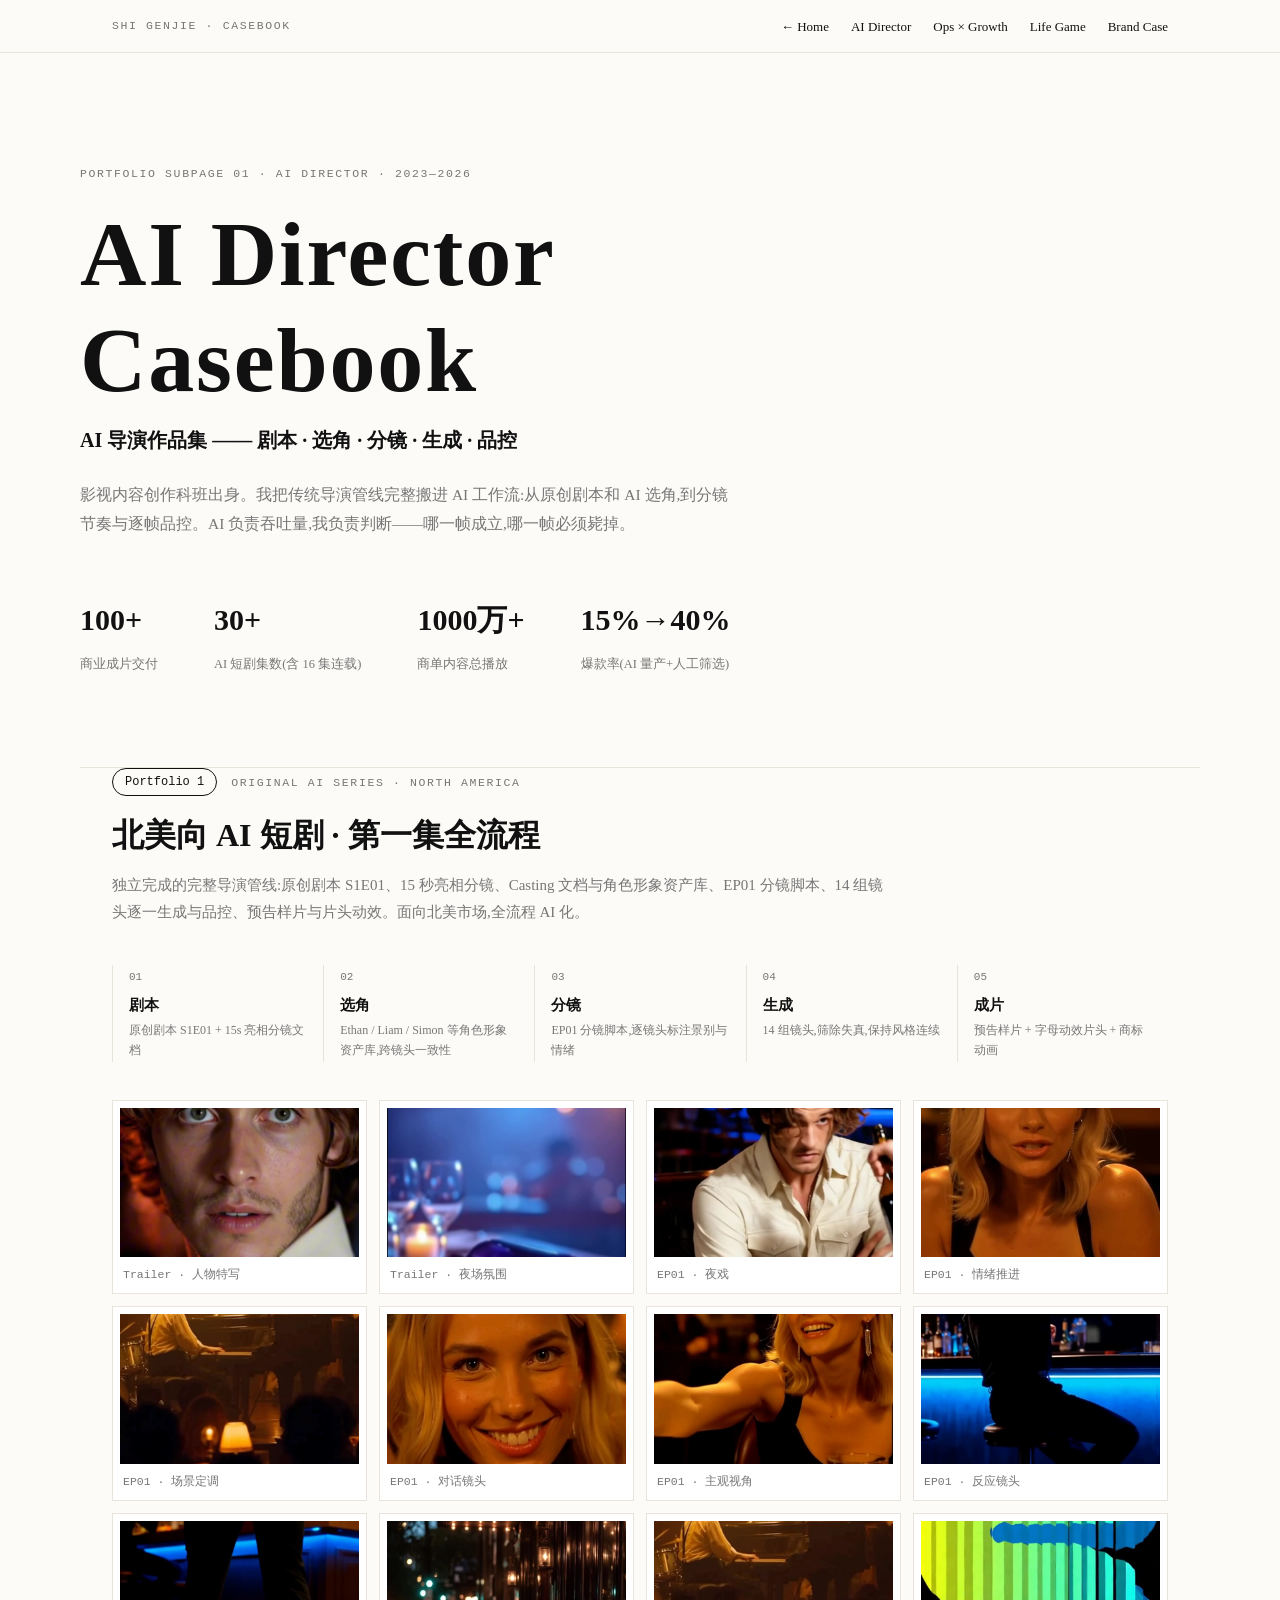
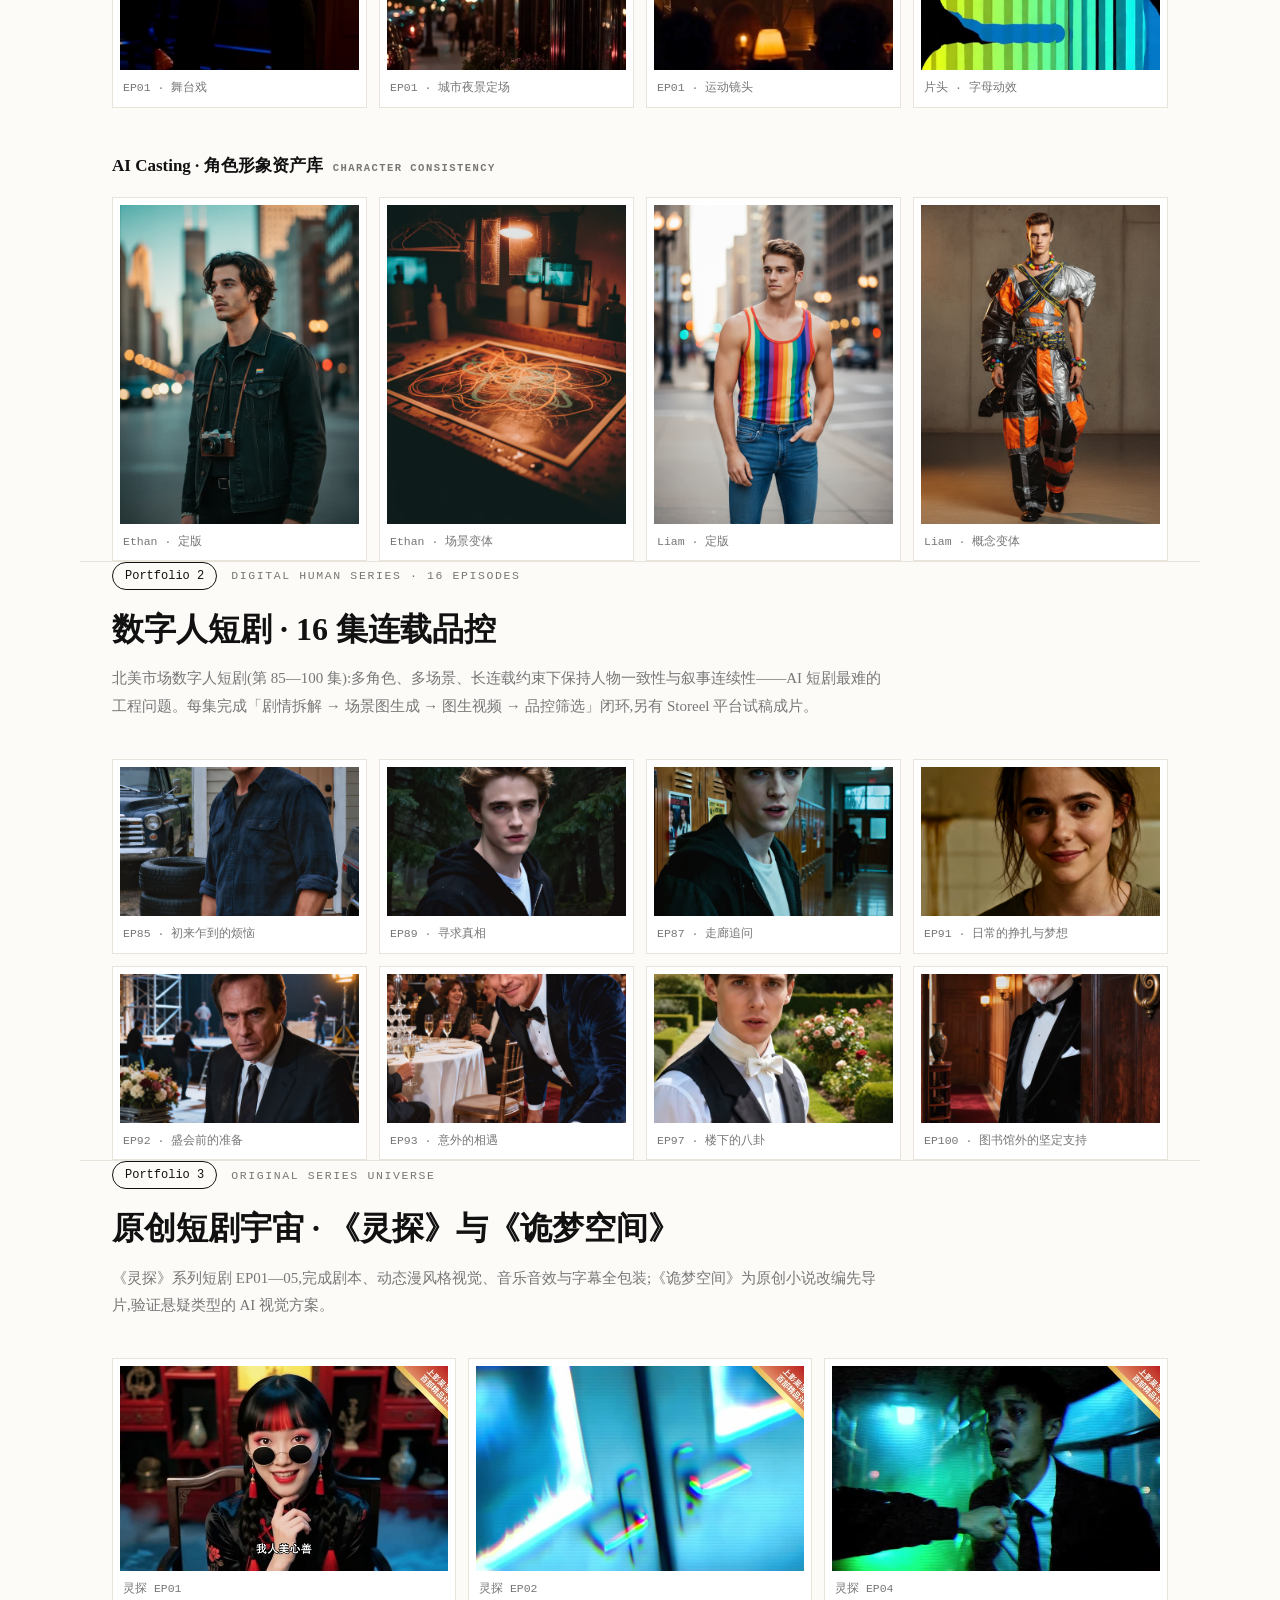
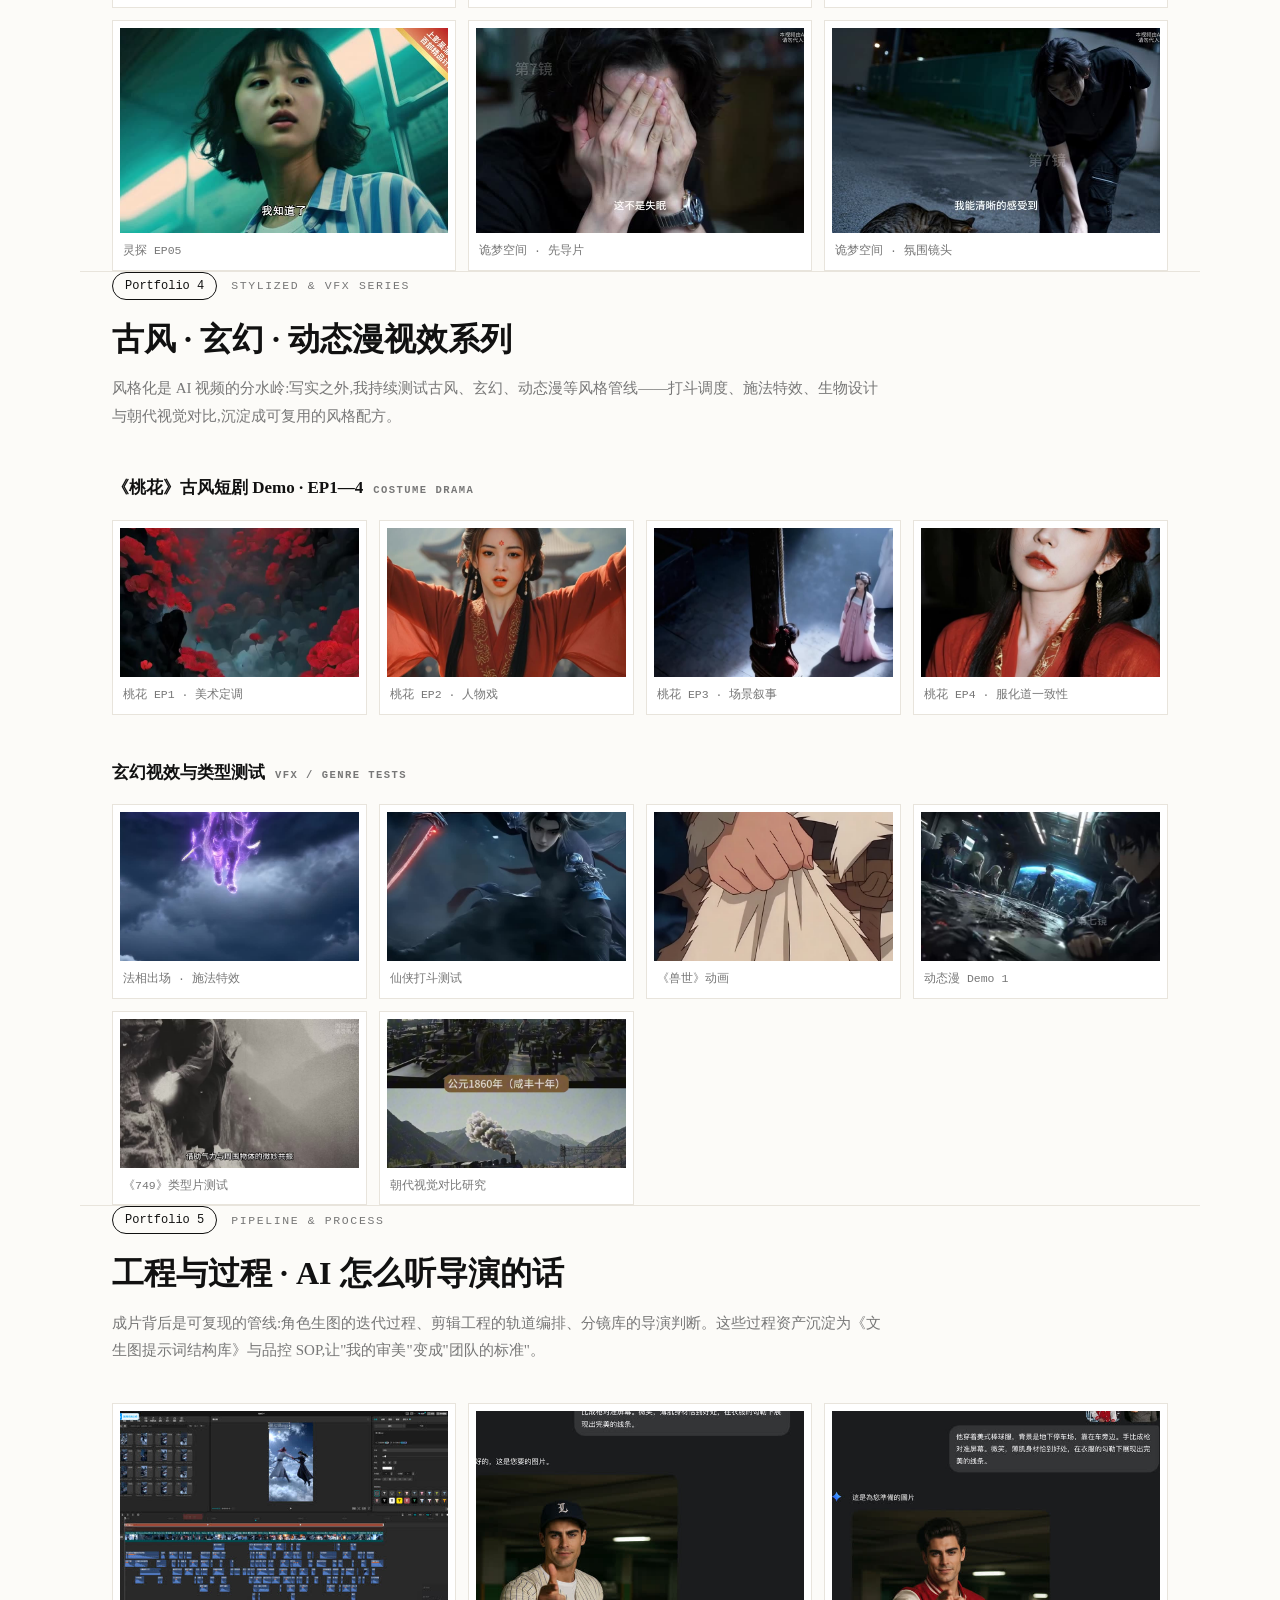
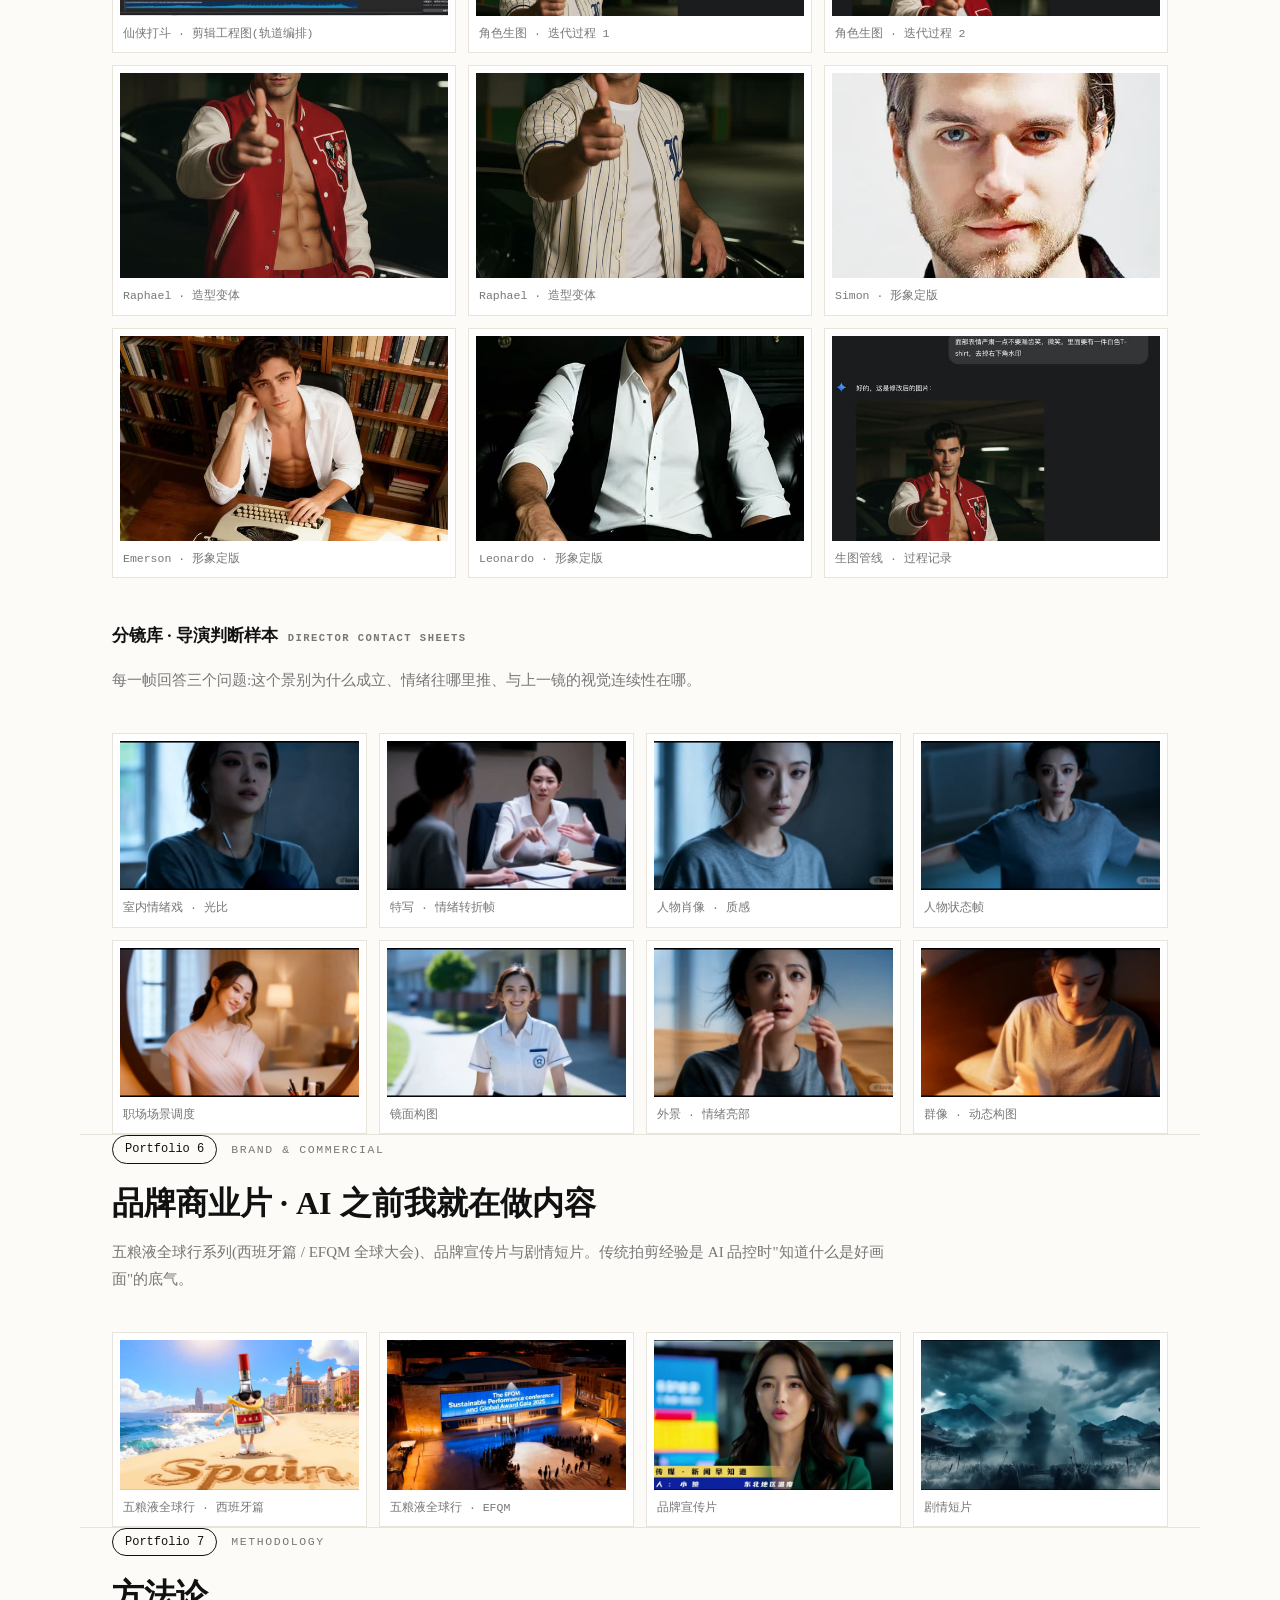
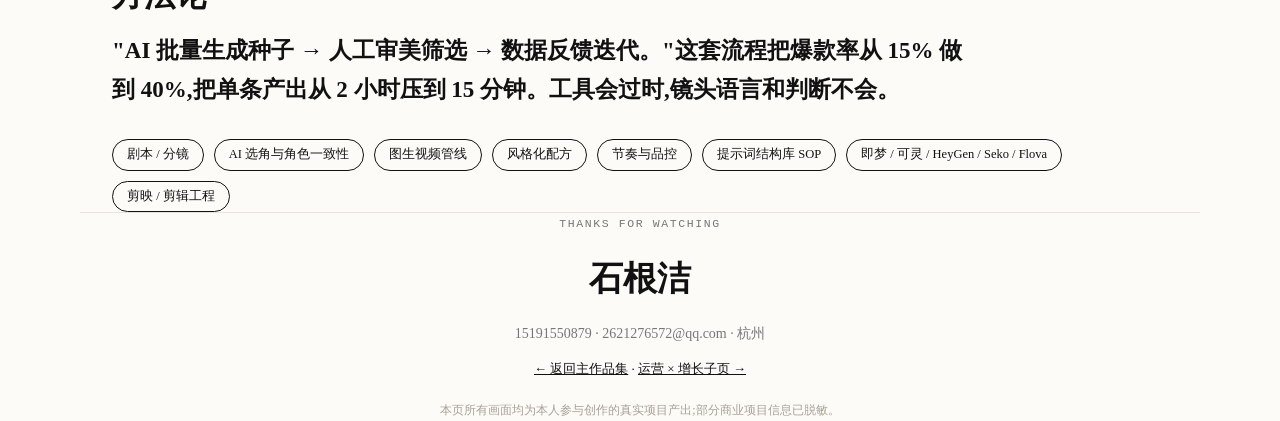
<file: director.html>
<!DOCTYPE html>
<html lang="zh-CN">
<head>
<meta charset="UTF-8">
<meta name="viewport" content="width=device-width, initial-scale=1.0">
<title>石根洁 | AI Director Casebook</title>
<meta name="description" content="石根洁 AI 导演作品集:AI 短剧、数字人短剧、分镜设计、生图管线与品牌商业片。">
<style>
  :root{--ink:#111;--sub:#777;--line:#e8e4dc;--paper:#fcfbf8;--accent:#111;}
  *{margin:0;padding:0;box-sizing:border-box;}
  body{font-family:"Songti SC","Noto Serif SC",Georgia,serif;background:var(--paper);color:var(--ink);line-height:1.85;}
  .wrap{max-width:1120px;margin:0 auto;padding:0 32px;}
  .mono{font-family:"SF Mono",Menlo,monospace;font-size:11.5px;letter-spacing:.14em;color:var(--sub);text-transform:uppercase;}
  nav{position:sticky;top:0;background:rgba(252,251,248,.92);backdrop-filter:blur(6px);border-bottom:1px solid var(--line);z-index:9;}
  nav .wrap{display:flex;justify-content:space-between;align-items:center;height:52px;}
  nav a{color:var(--ink);text-decoration:none;font-size:13px;margin-left:22px;}
  nav a:hover{border-bottom:1px solid var(--ink);}
  .cover{padding:110px 0 90px;border-bottom:1px solid var(--line);}
  .cover h1{font-size:clamp(44px,7.5vw,92px);font-weight:900;line-height:1.15;letter-spacing:.02em;margin:18px 0 8px;}
  .cover .zh{font-size:20px;font-weight:700;margin-bottom:22px;}
  .cover p.sub{color:var(--sub);max-width:660px;font-size:15.5px;}
  .stats{display:flex;gap:56px;flex-wrap:wrap;margin-top:54px;}
  .stats b{display:block;font-size:30px;font-weight:900;}
  .stats span{font-size:12.5px;color:var(--sub);}
  section{padding:84px 0;border-bottom:1px solid var(--line);}
  .label{display:flex;align-items:center;gap:14px;margin-bottom:6px;}
  .label .pno{font-family:Menlo,monospace;font-size:12px;border:1px solid var(--ink);border-radius:999px;padding:2px 12px;}
  h2{font-size:32px;font-weight:800;margin:10px 0 6px;}
  .lede{color:var(--sub);max-width:780px;margin-bottom:38px;font-size:15px;}
  .grid{display:grid;gap:12px;}
  .g3{grid-template-columns:repeat(3,1fr);}
  .g4{grid-template-columns:repeat(4,1fr);}
  figure{background:#fff;border:1px solid var(--line);padding:7px;}
  figure img{width:100%;display:block;aspect-ratio:16/10;object-fit:cover;}
  figure.portrait img{aspect-ratio:3/4;}
  figcaption{font-size:11.5px;color:var(--sub);padding:7px 3px 1px;font-family:Menlo,monospace;}
  .pipeline{display:grid;grid-template-columns:repeat(5,1fr);margin:34px 0 38px;counter-reset:s;}
  .pipeline div{border-left:1px solid var(--line);padding:2px 16px;}
  .pipeline div::before{counter-increment:s;content:"0" counter(s);font-family:Menlo,monospace;font-size:11px;color:var(--sub);display:block;margin-bottom:4px;}
  .pipeline b{display:block;font-size:14.5px;margin-bottom:3px;}
  .pipeline span{font-size:12px;color:var(--sub);line-height:1.6;display:block;}
  .statement{font-size:23px;font-weight:700;line-height:1.7;max-width:860px;}
  .sub-h{font-size:17px;font-weight:800;margin:42px 0 16px;display:flex;gap:10px;align-items:baseline;}
  .sub-h .mono{font-size:10.5px;}
  .tags{display:flex;gap:10px;flex-wrap:wrap;margin-top:30px;}
  .tags span{border:1px solid var(--ink);padding:3px 14px;font-size:12.5px;border-radius:999px;}
  .note{font-size:12px;color:#a8a094;margin-top:18px;}
  footer{padding:80px 0 100px;text-align:center;}
  footer h3{font-size:34px;font-weight:900;margin:14px 0 10px;}
  @media(max-width:780px){.g3,.g4{grid-template-columns:repeat(2,1fr);}.pipeline{grid-template-columns:1fr 1fr;gap:14px;}}
</style>
</head>
<body>

<nav><div class="wrap">
  <span class="mono">Shi Genjie · Casebook</span>
  <span><a href="https://hemolin23.github.io/index.html">← Home</a><a href="director.html">AI Director</a><a href="operations.html">Ops × Growth</a><a href="life-game-design.html">Life Game</a><a href="brand-campaign.html">Brand Case</a></span>
</div></nav>

<header class="wrap cover">
  <div class="mono">Portfolio Subpage 01 · AI Director · 2023—2026</div>
  <h1>AI Director<br>Casebook</h1>
  <div class="zh">AI 导演作品集 —— 剧本 · 选角 · 分镜 · 生成 · 品控</div>
  <p class="sub">影视内容创作科班出身。我把传统导演管线完整搬进 AI 工作流:从原创剧本和 AI 选角,到分镜节奏与逐帧品控。AI 负责吞吐量,我负责判断——哪一帧成立,哪一帧必须毙掉。</p>
  <div class="stats">
    <div><b>100+</b><span>商业成片交付</span></div>
    <div><b>30+</b><span>AI 短剧集数(含 16 集连载)</span></div>
    <div><b>1000万+</b><span>商单内容总播放</span></div>
    <div><b>15%→40%</b><span>爆款率(AI 量产+人工筛选)</span></div>
  </div>
</header>

<section class="wrap" id="ep01">
  <div class="label"><span class="pno">Portfolio 1</span><span class="mono">Original AI Series · North America</span></div>
  <h2>北美向 AI 短剧 · 第一集全流程</h2>
  <p class="lede">独立完成的完整导演管线:原创剧本 S1E01、15 秒亮相分镜、Casting 文档与角色形象资产库、EP01 分镜脚本、14 组镜头逐一生成与品控、预告样片与片头动效。面向北美市场,全流程 AI 化。</p>
  <div class="pipeline">
    <div><b>剧本</b><span>原创剧本 S1E01 + 15s 亮相分镜文档</span></div>
    <div><b>选角</b><span>Ethan / Liam / Simon 等角色形象资产库,跨镜头一致性</span></div>
    <div><b>分镜</b><span>EP01 分镜脚本,逐镜头标注景别与情绪</span></div>
    <div><b>生成</b><span>14 组镜头,筛除失真,保持风格连续</span></div>
    <div><b>成片</b><span>预告样片 + 字母动效片头 + 商标动画</span></div>
  </div>
  <div class="grid g4">
    <figure><img src="assets/ep-trailer-2.jpg"><figcaption>Trailer · 人物特写</figcaption></figure>
    <figure><img src="assets/ep-trailer-1.jpg"><figcaption>Trailer · 夜场氛围</figcaption></figure>
    <figure><img src="assets/ep-shot4.jpg"><figcaption>EP01 · 夜戏</figcaption></figure>
    <figure><img src="assets/ep-shot11.jpg"><figcaption>EP01 · 情绪推进</figcaption></figure>
    <figure><img src="assets/ep-s2.jpg"><figcaption>EP01 · 场景定调</figcaption></figure>
    <figure><img src="assets/ep-s5.jpg"><figcaption>EP01 · 对话镜头</figcaption></figure>
    <figure><img src="assets/ep-s7.jpg"><figcaption>EP01 · 主观视角</figcaption></figure>
    <figure><img src="assets/ep-s9.jpg"><figcaption>EP01 · 反应镜头</figcaption></figure>
    <figure><img src="assets/ep-s13.jpg"><figcaption>EP01 · 舞台戏</figcaption></figure>
    <figure><img src="assets/ep-shot1.jpg"><figcaption>EP01 · 城市夜景定场</figcaption></figure>
    <figure><img src="assets/ep-j2.jpg"><figcaption>EP01 · 运动镜头</figcaption></figure>
    <figure><img src="assets/ep-letter.jpg"><figcaption>片头 · 字母动效</figcaption></figure>
  </div>
  <div class="sub-h">AI Casting · 角色形象资产库<span class="mono">Character Consistency</span></div>
  <div class="grid g4">
    <figure class="portrait"><img src="assets/cast-ethan.jpg"><figcaption>Ethan · 定版</figcaption></figure>
    <figure class="portrait"><img src="assets/cast-ethan2.jpg"><figcaption>Ethan · 场景变体</figcaption></figure>
    <figure class="portrait"><img src="assets/cast-liam.jpg"><figcaption>Liam · 定版</figcaption></figure>
    <figure class="portrait"><img src="assets/cast-liam2.jpg"><figcaption>Liam · 概念变体</figcaption></figure>
  </div>
</section>

<section class="wrap" id="mumu">
  <div class="label"><span class="pno">Portfolio 2</span><span class="mono">Digital Human Series · 16 Episodes</span></div>
  <h2>数字人短剧 · 16 集连载品控</h2>
  <p class="lede">北美市场数字人短剧(第 85—100 集):多角色、多场景、长连载约束下保持人物一致性与叙事连续性——AI 短剧最难的工程问题。每集完成「剧情拆解 → 场景图生成 → 图生视频 → 品控筛选」闭环,另有 Storeel 平台试稿成片。</p>
  <div class="grid g4">
    <figure><img src="assets/mumu-1.jpg"><figcaption>EP85 · 初来乍到的烦恼</figcaption></figure>
    <figure><img src="assets/mumu-2.jpg"><figcaption>EP89 · 寻求真相</figcaption></figure>
    <figure><img src="assets/mumu-5.jpg"><figcaption>EP87 · 走廊追问</figcaption></figure>
    <figure><img src="assets/mumu-6.jpg"><figcaption>EP91 · 日常的挣扎与梦想</figcaption></figure>
    <figure><img src="assets/mumu-7.jpg"><figcaption>EP92 · 盛会前的准备</figcaption></figure>
    <figure><img src="assets/mumu-3.jpg"><figcaption>EP93 · 意外的相遇</figcaption></figure>
    <figure><img src="assets/mumu-8.jpg"><figcaption>EP97 · 楼下的八卦</figcaption></figure>
    <figure><img src="assets/mumu-4.jpg"><figcaption>EP100 · 图书馆外的坚定支持</figcaption></figure>
  </div>
</section>

<section class="wrap" id="series">
  <div class="label"><span class="pno">Portfolio 3</span><span class="mono">Original Series Universe</span></div>
  <h2>原创短剧宇宙 · 《灵探》与《诡梦空间》</h2>
  <p class="lede">《灵探》系列短剧 EP01—05,完成剧本、动态漫风格视觉、音乐音效与字幕全包装;《诡梦空间》为原创小说改编先导片,验证悬疑类型的 AI 视觉方案。</p>
  <div class="grid g3">
    <figure><img src="assets/lt-ep1.jpg"><figcaption>灵探 EP01</figcaption></figure>
    <figure><img src="assets/lt-ep2.jpg"><figcaption>灵探 EP02</figcaption></figure>
    <figure><img src="assets/lt-ep4.jpg"><figcaption>灵探 EP04</figcaption></figure>
    <figure><img src="assets/lt-ep5.jpg"><figcaption>灵探 EP05</figcaption></figure>
    <figure><img src="assets/gm-1.jpg"><figcaption>诡梦空间 · 先导片</figcaption></figure>
    <figure><img src="assets/gm-2.jpg"><figcaption>诡梦空间 · 氛围镜头</figcaption></figure>
  </div>
</section>

<section class="wrap" id="fantasy">
  <div class="label"><span class="pno">Portfolio 4</span><span class="mono">Stylized & VFX Series</span></div>
  <h2>古风 · 玄幻 · 动态漫视效系列</h2>
  <p class="lede">风格化是 AI 视频的分水岭:写实之外,我持续测试古风、玄幻、动态漫等风格管线——打斗调度、施法特效、生物设计与朝代视觉对比,沉淀成可复用的风格配方。</p>
  <div class="sub-h">《桃花》古风短剧 Demo · EP1—4<span class="mono">Costume Drama</span></div>
  <div class="grid g4">
    <figure><img src="assets/th-1.jpg"><figcaption>桃花 EP1 · 美术定调</figcaption></figure>
    <figure><img src="assets/th-2.jpg"><figcaption>桃花 EP2 · 人物戏</figcaption></figure>
    <figure><img src="assets/th-3.jpg"><figcaption>桃花 EP3 · 场景叙事</figcaption></figure>
    <figure><img src="assets/th-4.jpg"><figcaption>桃花 EP4 · 服化道一致性</figcaption></figure>
  </div>
  <div class="sub-h">玄幻视效与类型测试<span class="mono">VFX / Genre Tests</span></div>
  <div class="grid g4">
    <figure><img src="assets/fx-1.jpg"><figcaption>法相出场 · 施法特效</figcaption></figure>
    <figure><img src="assets/xx-1.jpg"><figcaption>仙侠打斗测试</figcaption></figure>
    <figure><img src="assets/ss-1.jpg"><figcaption>《兽世》动画</figcaption></figure>
    <figure><img src="assets/trad-manga.jpg"><figcaption>动态漫 Demo 1</figcaption></figure>
    <figure><img src="assets/x749.jpg"><figcaption>《749》类型片测试</figcaption></figure>
    <figure><img src="assets/cmp-1.jpg"><figcaption>朝代视觉对比研究</figcaption></figure>
  </div>
</section>

<section class="wrap" id="process">
  <div class="label"><span class="pno">Portfolio 5</span><span class="mono">Pipeline & Process</span></div>
  <h2>工程与过程 · AI 怎么听导演的话</h2>
  <p class="lede">成片背后是可复现的管线:角色生图的迭代过程、剪辑工程的轨道编排、分镜库的导演判断。这些过程资产沉淀为《文生图提示词结构库》与品控 SOP,让"我的审美"变成"团队的标准"。</p>
  <div class="grid g3">
    <figure><img src="assets/xx-eng.jpg"><figcaption>仙侠打斗 · 剪辑工程图(轨道编排)</figcaption></figure>
    <figure><img src="assets/gen-p1.jpg"><figcaption>角色生图 · 迭代过程 1</figcaption></figure>
    <figure><img src="assets/gen-p2.jpg"><figcaption>角色生图 · 迭代过程 2</figcaption></figure>
    <figure><img src="assets/gen-r1.jpg"><figcaption>Raphael · 造型变体</figcaption></figure>
    <figure><img src="assets/gen-r2.jpg"><figcaption>Raphael · 造型变体</figcaption></figure>
    <figure><img src="assets/gen-simon.jpg"><figcaption>Simon · 形象定版</figcaption></figure>
    <figure><img src="assets/gen-emerson.jpg"><figcaption>Emerson · 形象定版</figcaption></figure>
    <figure><img src="assets/gen-leonardo.jpg"><figcaption>Leonardo · 形象定版</figcaption></figure>
    <figure><img src="assets/gen-p3.jpg"><figcaption>生图管线 · 过程记录</figcaption></figure>
  </div>
  <div class="sub-h">分镜库 · 导演判断样本<span class="mono">Director Contact Sheets</span></div>
  <p class="lede">每一帧回答三个问题:这个景别为什么成立、情绪往哪里推、与上一镜的视觉连续性在哪。</p>
  <div class="grid g4">
    <figure><img src="assets/jt-2.jpg"><figcaption>室内情绪戏 · 光比</figcaption></figure>
    <figure><img src="assets/jt-7.jpg"><figcaption>特写 · 情绪转折帧</figcaption></figure>
    <figure><img src="assets/jt-3.jpg"><figcaption>人物肖像 · 质感</figcaption></figure>
    <figure><img src="assets/jt-5.jpg"><figcaption>人物状态帧</figcaption></figure>
    <figure><img src="assets/jt-9.jpg"><figcaption>职场场景调度</figcaption></figure>
    <figure><img src="assets/jt-15.jpg"><figcaption>镜面构图</figcaption></figure>
    <figure><img src="assets/jt-21.jpg"><figcaption>外景 · 情绪亮部</figcaption></figure>
    <figure><img src="assets/jt-18.jpg"><figcaption>群像 · 动态构图</figcaption></figure>
  </div>
</section>

<section class="wrap" id="brand">
  <div class="label"><span class="pno">Portfolio 6</span><span class="mono">Brand & Commercial</span></div>
  <h2>品牌商业片 · AI 之前我就在做内容</h2>
  <p class="lede">五粮液全球行系列(西班牙篇 / EFQM 全球大会)、品牌宣传片与剧情短片。传统拍剪经验是 AI 品控时"知道什么是好画面"的底气。</p>
  <div class="grid g4">
    <figure><img src="assets/trad-wly-1.jpg"><figcaption>五粮液全球行 · 西班牙篇</figcaption></figure>
    <figure><img src="assets/trad-wly-2.jpg"><figcaption>五粮液全球行 · EFQM</figcaption></figure>
    <figure><img src="assets/xuan-1.jpg"><figcaption>品牌宣传片</figcaption></figure>
    <figure><img src="assets/duan-1.jpg"><figcaption>剧情短片</figcaption></figure>
  </div>
</section>

<section class="wrap" id="method">
  <div class="label"><span class="pno">Portfolio 7</span><span class="mono">Methodology</span></div>
  <h2>方法论</h2>
  <p class="statement">"AI 批量生成种子 → 人工审美筛选 → 数据反馈迭代。"这套流程把爆款率从 15% 做到 40%,把单条产出从 2 小时压到 15 分钟。工具会过时,镜头语言和判断不会。</p>
  <div class="tags"><span>剧本 / 分镜</span><span>AI 选角与角色一致性</span><span>图生视频管线</span><span>风格化配方</span><span>节奏与品控</span><span>提示词结构库 SOP</span><span>即梦 / 可灵 / HeyGen / Seko / Flova</span><span>剪映 / 剪辑工程</span></div>
</section>

<footer class="wrap">
  <div class="mono">Thanks for watching</div>
  <h3>石根洁</h3>
  <p style="color:var(--sub);font-size:14px;">15191550879 · 2621276572@qq.com · 杭州</p>
  <p style="margin-top:10px;font-size:13px;"><a href="https://hemolin23.github.io/index.html" style="color:var(--ink);">← 返回主作品集</a> · <a href="operations.html" style="color:var(--ink);">运营 × 增长子页 →</a></p>
  <p class="note">本页所有画面均为本人参与创作的真实项目产出;部分商业项目信息已脱敏。</p>
</footer>

</body>
</html>
</file>
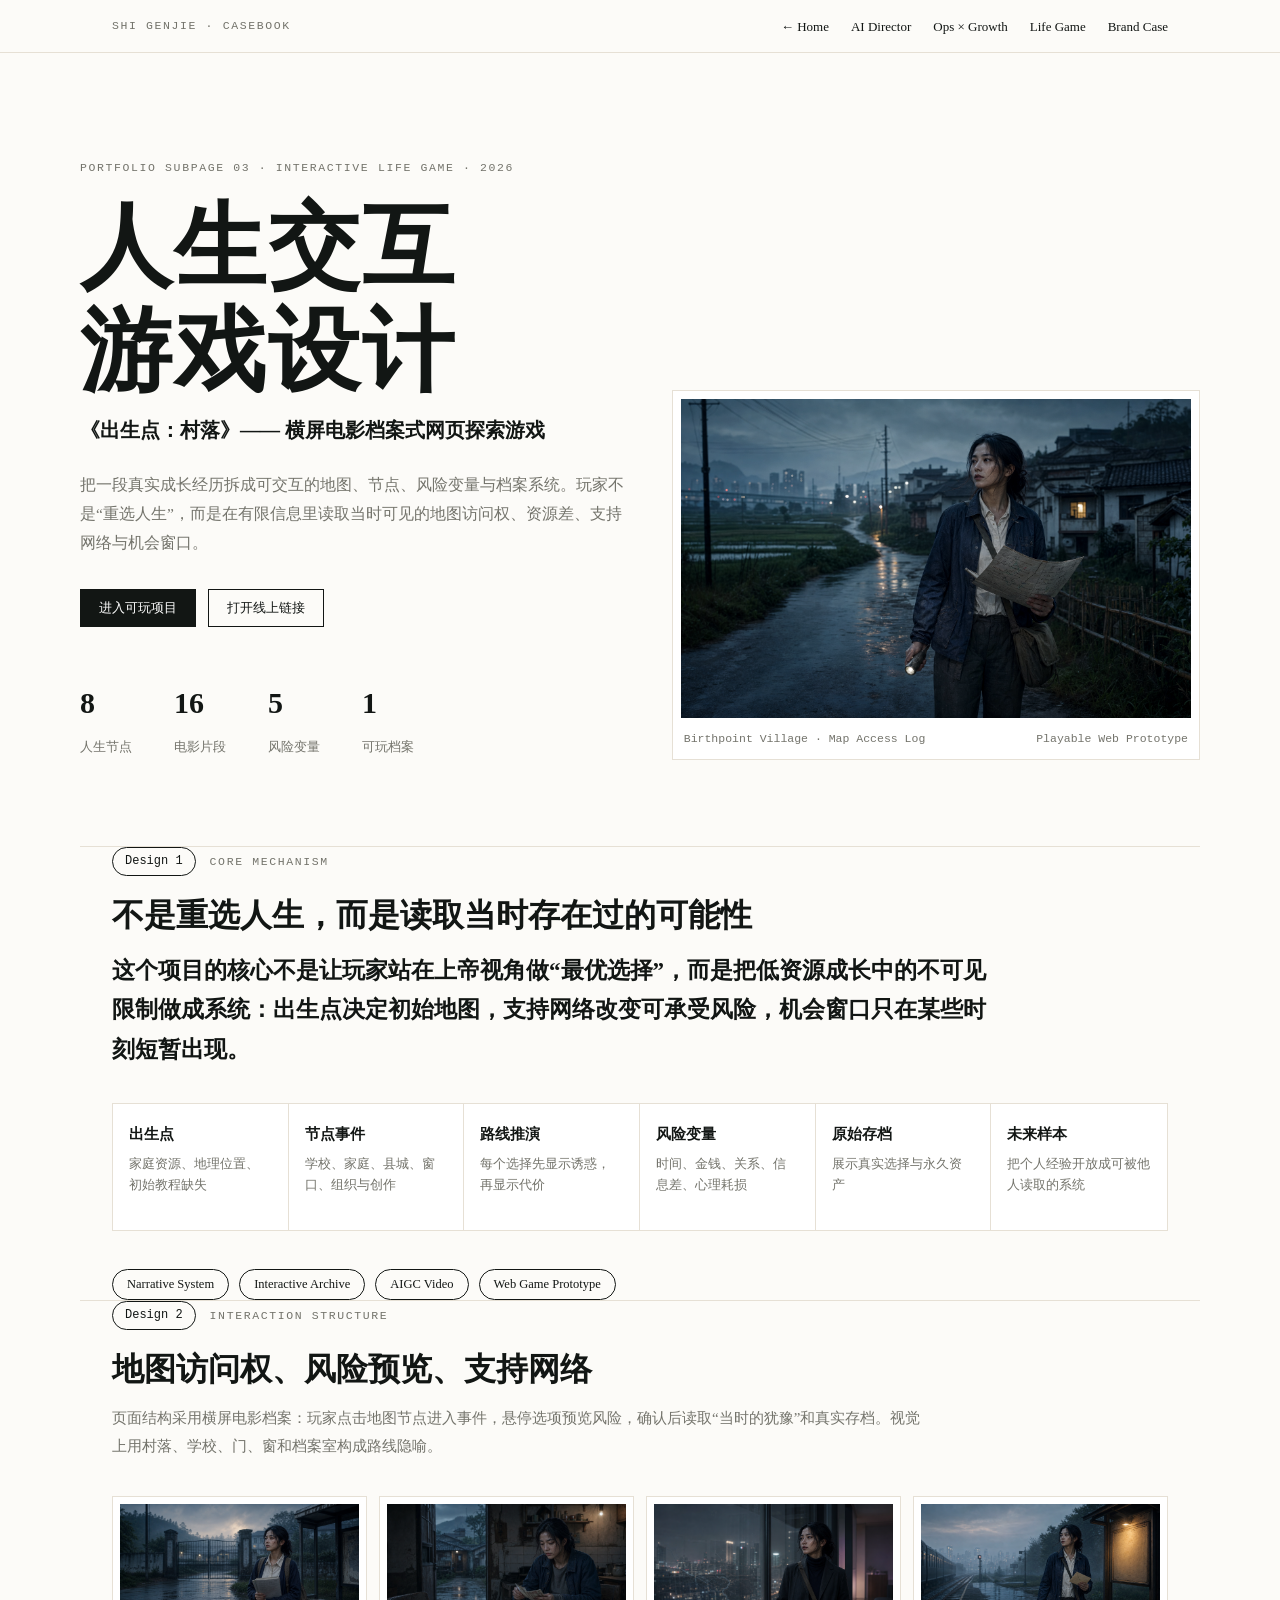
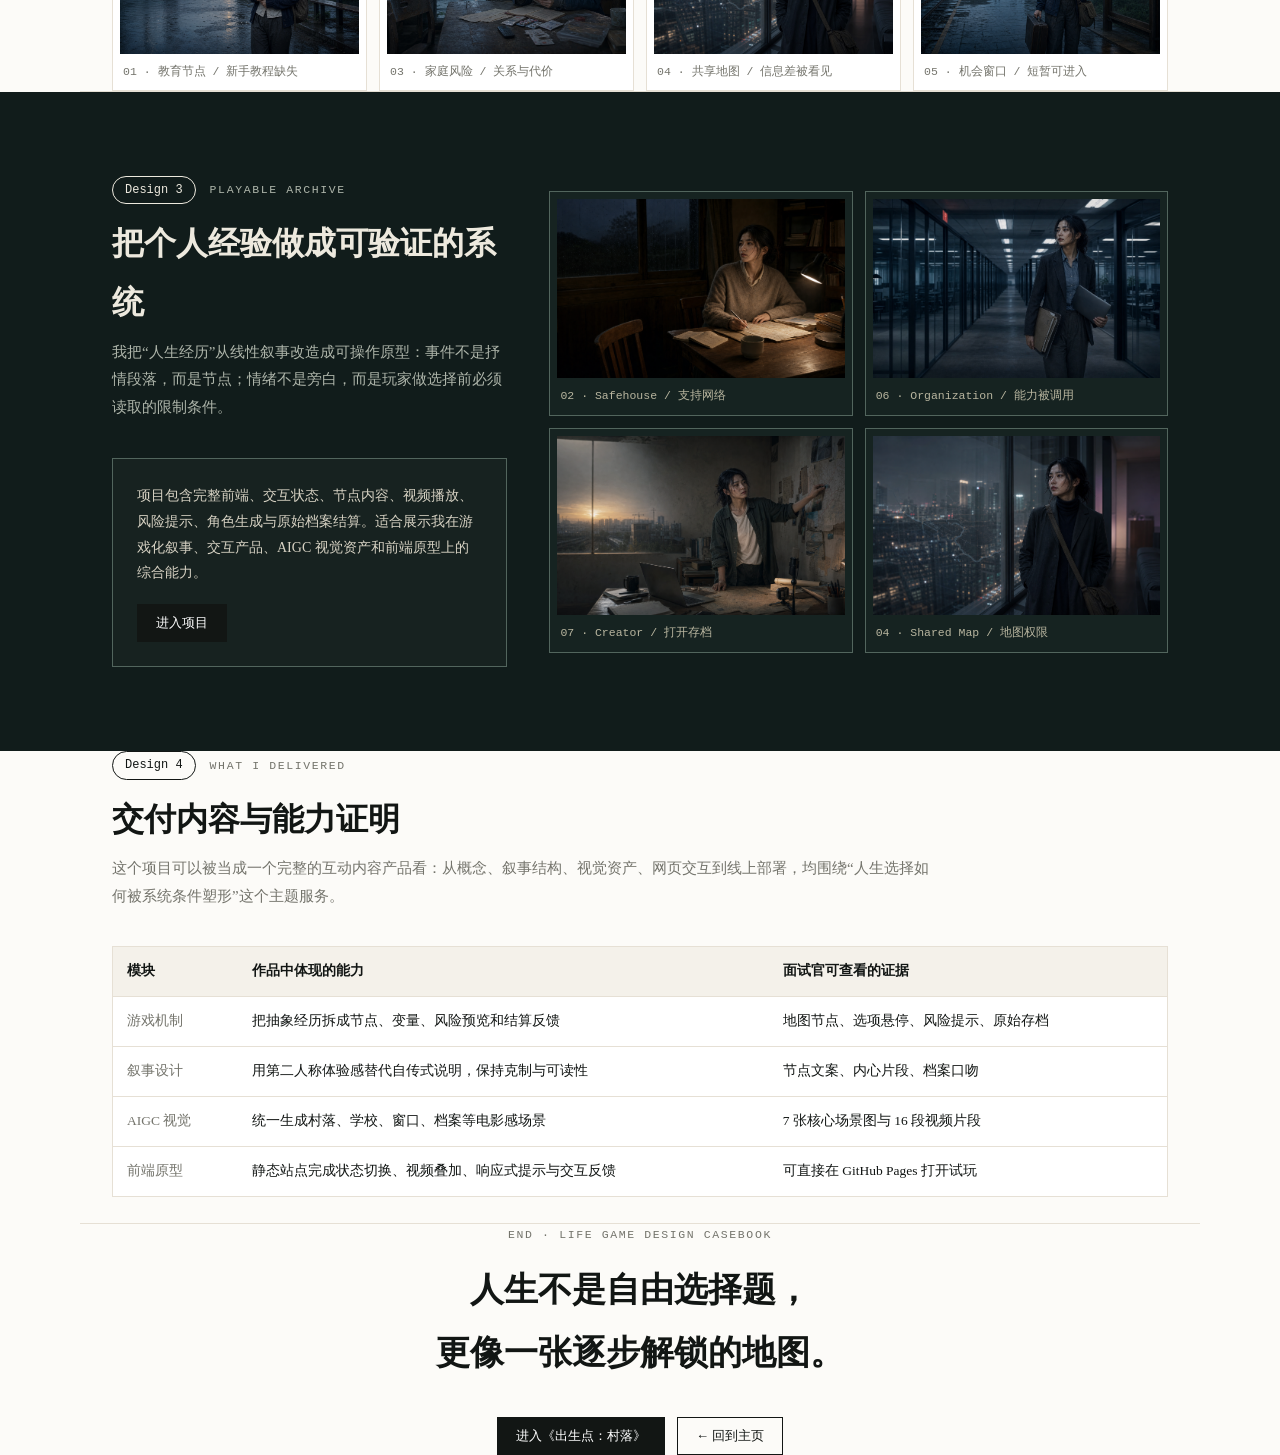
<file: life-game-design.html>
<!DOCTYPE html>
<html lang="zh-CN">
<head>
<meta charset="UTF-8">
<meta name="viewport" content="width=device-width, initial-scale=1.0">
<title>石根洁 | 人生交互游戏设计</title>
<meta name="description" content="石根洁人生交互游戏设计作品集:《出生点：村落》横屏电影档案式网页探索游戏。">
<style>
  :root{--ink:#121614;--sub:#74746c;--line:#e6e0d5;--paper:#fcfbf8;--deep:#111c1b;--gold:#a9894d;--mist:#eef0ea;}
  *{margin:0;padding:0;box-sizing:border-box;}
  body{font-family:"Songti SC","Noto Serif SC",Georgia,serif;background:var(--paper);color:var(--ink);line-height:1.85;}
  .wrap{max-width:1120px;margin:0 auto;padding:0 32px;}
  .mono{font-family:"SF Mono",Menlo,monospace;font-size:11.5px;letter-spacing:.14em;color:var(--sub);text-transform:uppercase;}
  nav{position:sticky;top:0;background:rgba(252,251,248,.92);backdrop-filter:blur(6px);border-bottom:1px solid var(--line);z-index:9;}
  nav .wrap{display:flex;justify-content:space-between;align-items:center;height:52px;}
  nav a{color:var(--ink);text-decoration:none;font-size:13px;margin-left:22px;}
  nav a:hover{border-bottom:1px solid var(--ink);}
  .cover{padding:104px 0 86px;border-bottom:1px solid var(--line);}
  .cover-grid{display:grid;grid-template-columns:minmax(0,1.02fr) minmax(340px,.98fr);gap:42px;align-items:end;}
  h1{font-size:clamp(42px,7.4vw,92px);font-weight:900;line-height:1.13;letter-spacing:.02em;margin:18px 0 8px;}
  .zh{font-size:20px;font-weight:800;margin-bottom:22px;}
  .sub{color:var(--sub);max-width:680px;font-size:15.5px;}
  .hero-frame{background:#fff;border:1px solid var(--line);padding:8px;}
  .hero-frame img{width:100%;display:block;aspect-ratio:16/10;object-fit:cover;filter:saturate(.9) contrast(1.03);}
  .hero-note{display:flex;justify-content:space-between;gap:18px;padding:10px 3px 2px;color:var(--sub);font-size:11.5px;}
  .actions{display:flex;gap:12px;flex-wrap:wrap;margin-top:32px;}
  .btn{display:inline-flex;align-items:center;justify-content:center;min-height:38px;border:1px solid var(--ink);padding:6px 18px;color:var(--ink);text-decoration:none;font-size:13px;background:transparent;}
  .btn.primary{background:var(--ink);color:#fff;}
  .stats{display:flex;gap:42px;flex-wrap:wrap;margin-top:48px;}
  .stats b{display:block;font-size:30px;font-weight:900;}
  .stats span{font-size:12.5px;color:var(--sub);}
  section{padding:84px 0;border-bottom:1px solid var(--line);}
  .label{display:flex;align-items:center;gap:14px;margin-bottom:6px;}
  .label .pno{font-family:Menlo,monospace;font-size:12px;border:1px solid var(--ink);border-radius:999px;padding:2px 12px;}
  h2{font-size:32px;font-weight:800;margin:10px 0 6px;}
  .lede{color:var(--sub);max-width:820px;margin-bottom:36px;font-size:15px;}
  .statement{font-size:23px;font-weight:700;line-height:1.72;max-width:880px;}
  .flow{display:grid;grid-template-columns:repeat(6,1fr);gap:0;margin:34px 0 38px;border:1px solid var(--line);background:#fff;}
  .flow div{min-height:126px;border-right:1px solid var(--line);padding:17px 16px;}
  .flow div:last-child{border-right:0;}
  .flow b{display:block;font-size:14.5px;margin-bottom:6px;}
  .flow span{display:block;color:var(--sub);font-size:12.5px;line-height:1.65;}
  .grid{display:grid;gap:12px;}
  .g2{grid-template-columns:repeat(2,1fr);}
  .g4{grid-template-columns:repeat(4,1fr);}
  figure{background:#fff;border:1px solid var(--line);padding:7px;}
  figure img{width:100%;display:block;aspect-ratio:16/10;object-fit:cover;}
  figcaption{font-size:11.5px;color:var(--sub);padding:7px 3px 1px;font-family:Menlo,monospace;}
  .cards{display:grid;grid-template-columns:repeat(4,1fr);gap:12px;margin-top:6px;}
  .card{background:#fff;border:1px solid var(--line);padding:20px;min-height:176px;}
  .card b{display:block;font-size:15px;margin-bottom:8px;}
  .card p{font-size:13px;color:var(--sub);}
  table{width:100%;border-collapse:collapse;background:#fff;border:1px solid var(--line);font-size:13.5px;margin:26px 0;}
  th,td{padding:12px 14px;border-bottom:1px solid var(--line);text-align:left;vertical-align:top;}
  th{font-weight:800;background:#f4f1ea;}
  td:first-child{color:var(--sub);white-space:nowrap;}
  .dark{background:var(--deep);color:#ede9de;border-bottom:0;}
  .dark .wrap{display:grid;grid-template-columns:minmax(0,.78fr) minmax(320px,1.22fr);gap:42px;align-items:center;}
  .dark .mono,.dark .lede{color:#aeb5aa;}
  .dark .label .pno{border-color:#ede9de;}
  .dark figure{background:#162321;border-color:#52655d;}
  .dark figcaption{color:#b8b59f;}
  .archive{border:1px solid #52655d;background:#172220;padding:24px;}
  .archive p{font-size:14px;color:#d7d2c3;margin-bottom:18px;}
  .tags{display:flex;gap:10px;flex-wrap:wrap;margin-top:28px;}
  .tags span{border:1px solid currentColor;padding:3px 14px;font-size:12.5px;border-radius:999px;}
  footer{padding:80px 0 100px;text-align:center;}
  footer h3{font-size:34px;font-weight:900;margin:14px 0 10px;}
  @media(max-width:900px){.cover-grid,.dark .wrap{grid-template-columns:1fr;}.flow{grid-template-columns:repeat(2,1fr);}.flow div:nth-child(2n){border-right:0;}.flow div{border-bottom:1px solid var(--line);}.flow div:nth-last-child(-n+2){border-bottom:0;}.g4,.cards{grid-template-columns:repeat(2,1fr);}}
  @media(max-width:620px){.wrap{padding:0 20px;}nav .wrap{height:auto;min-height:54px;align-items:flex-start;padding-top:12px;padding-bottom:12px;gap:10px;}nav .wrap>span:last-child{display:flex;flex-wrap:wrap;justify-content:flex-end;gap:10px;}nav a{margin-left:0;}.g2,.g4,.cards,.flow{grid-template-columns:1fr;}.flow div,.flow div:nth-child(2n){border-right:0;border-bottom:1px solid var(--line);}.flow div:last-child{border-bottom:0;}}
</style>
</head>
<body>

<nav><div class="wrap">
  <span class="mono">Shi Genjie · Casebook</span>
  <span><a href="https://hemolin23.github.io/index.html">← Home</a><a href="director.html">AI Director</a><a href="operations.html">Ops × Growth</a><a href="life-game-design.html">Life Game</a><a href="brand-campaign.html">Brand Case</a></span>
</div></nav>

<header class="wrap cover">
  <div class="cover-grid">
    <div>
      <div class="mono">Portfolio Subpage 03 · Interactive Life Game · 2026</div>
      <h1>人生交互<br>游戏设计</h1>
      <div class="zh">《出生点：村落》—— 横屏电影档案式网页探索游戏</div>
      <p class="sub">把一段真实成长经历拆成可交互的地图、节点、风险变量与档案系统。玩家不是“重选人生”，而是在有限信息里读取当时可见的地图访问权、资源差、支持网络与机会窗口。</p>
      <div class="actions">
        <a class="btn primary" href="birthpoint-village/">进入可玩项目</a>
        <a class="btn" href="https://hemolin23.github.io/birthpoint-village/">打开线上链接</a>
      </div>
      <div class="stats">
        <div><b>8</b><span>人生节点</span></div>
        <div><b>16</b><span>电影片段</span></div>
        <div><b>5</b><span>风险变量</span></div>
        <div><b>1</b><span>可玩档案</span></div>
      </div>
    </div>
    <figure class="hero-frame">
      <img src="birthpoint-village/assets/village-hero.png" alt="《出生点：村落》横屏地图视觉">
      <figcaption class="hero-note"><span>Birthpoint Village · Map Access Log</span><span>Playable Web Prototype</span></figcaption>
    </figure>
  </div>
</header>

<section class="wrap">
  <div class="label"><span class="pno">Design 1</span><span class="mono">Core Mechanism</span></div>
  <h2>不是重选人生，而是读取当时存在过的可能性</h2>
  <p class="statement">这个项目的核心不是让玩家站在上帝视角做“最优选择”，而是把低资源成长中的不可见限制做成系统：出生点决定初始地图，支持网络改变可承受风险，机会窗口只在某些时刻短暂出现。</p>
  <div class="flow">
    <div><b>出生点</b><span>家庭资源、地理位置、初始教程缺失</span></div>
    <div><b>节点事件</b><span>学校、家庭、县城、窗口、组织与创作</span></div>
    <div><b>路线推演</b><span>每个选择先显示诱惑，再显示代价</span></div>
    <div><b>风险变量</b><span>时间、金钱、关系、信息差、心理耗损</span></div>
    <div><b>原始存档</b><span>展示真实选择与永久资产</span></div>
    <div><b>未来样本</b><span>把个人经验开放成可被他人读取的系统</span></div>
  </div>
  <div class="tags">
    <span>Narrative System</span><span>Interactive Archive</span><span>AIGC Video</span><span>Web Game Prototype</span>
  </div>
</section>

<section class="wrap">
  <div class="label"><span class="pno">Design 2</span><span class="mono">Interaction Structure</span></div>
  <h2>地图访问权、风险预览、支持网络</h2>
  <p class="lede">页面结构采用横屏电影档案：玩家点击地图节点进入事件，悬停选项预览风险，确认后读取“当时的犹豫”和真实存档。视觉上用村落、学校、门、窗和档案室构成路线隐喻。</p>
  <div class="grid g4">
    <figure><img src="birthpoint-village/assets/01-education.png" alt="教育节点"><figcaption>01 · 教育节点 / 新手教程缺失</figcaption></figure>
    <figure><img src="birthpoint-village/assets/03-family-risk.png" alt="家庭风险节点"><figcaption>03 · 家庭风险 / 关系与代价</figcaption></figure>
    <figure><img src="birthpoint-village/assets/04-shared-map.png" alt="地图共享节点"><figcaption>04 · 共享地图 / 信息差被看见</figcaption></figure>
    <figure><img src="birthpoint-village/assets/05-window.png" alt="机会窗口节点"><figcaption>05 · 机会窗口 / 短暂可进入</figcaption></figure>
  </div>
</section>

<section class="dark">
  <div class="wrap">
    <div>
      <div class="label"><span class="pno">Design 3</span><span class="mono">Playable Archive</span></div>
      <h2>把个人经验做成可验证的系统</h2>
      <p class="lede">我把“人生经历”从线性叙事改造成可操作原型：事件不是抒情段落，而是节点；情绪不是旁白，而是玩家做选择前必须读取的限制条件。</p>
      <div class="archive">
        <p>项目包含完整前端、交互状态、节点内容、视频播放、风险提示、角色生成与原始档案结算。适合展示我在游戏化叙事、交互产品、AIGC 视觉资产和前端原型上的综合能力。</p>
        <a class="btn primary" href="birthpoint-village/">进入项目</a>
      </div>
    </div>
    <div class="grid g2">
      <figure><img src="birthpoint-village/assets/02-safehouse.png" alt="安全屋节点"><figcaption>02 · Safehouse / 支持网络</figcaption></figure>
      <figure><img src="birthpoint-village/assets/06-organization.png" alt="组织节点"><figcaption>06 · Organization / 能力被调用</figcaption></figure>
      <figure><img src="birthpoint-village/assets/07-creator.png" alt="创作者节点"><figcaption>07 · Creator / 打开存档</figcaption></figure>
      <figure><img src="birthpoint-village/assets/04-shared-map.png" alt="共享地图节点"><figcaption>04 · Shared Map / 地图权限</figcaption></figure>
    </div>
  </div>
</section>

<section class="wrap">
  <div class="label"><span class="pno">Design 4</span><span class="mono">What I Delivered</span></div>
  <h2>交付内容与能力证明</h2>
  <p class="lede">这个项目可以被当成一个完整的互动内容产品看：从概念、叙事结构、视觉资产、网页交互到线上部署，均围绕“人生选择如何被系统条件塑形”这个主题服务。</p>
  <table>
    <tr><th>模块</th><th>作品中体现的能力</th><th>面试官可查看的证据</th></tr>
    <tr><td>游戏机制</td><td>把抽象经历拆成节点、变量、风险预览和结算反馈</td><td>地图节点、选项悬停、风险提示、原始存档</td></tr>
    <tr><td>叙事设计</td><td>用第二人称体验感替代自传式说明，保持克制与可读性</td><td>节点文案、内心片段、档案口吻</td></tr>
    <tr><td>AIGC 视觉</td><td>统一生成村落、学校、窗口、档案等电影感场景</td><td>7 张核心场景图与 16 段视频片段</td></tr>
    <tr><td>前端原型</td><td>静态站点完成状态切换、视频叠加、响应式提示与交互反馈</td><td>可直接在 GitHub Pages 打开试玩</td></tr>
  </table>
</section>

<footer class="wrap">
  <div class="mono">End · Life Game Design Casebook</div>
  <h3>人生不是自由选择题，<br>更像一张逐步解锁的地图。</h3>
  <div class="actions" style="justify-content:center">
    <a class="btn primary" href="birthpoint-village/">进入《出生点：村落》</a>
    <a class="btn" href="index.html">← 回到主页</a>
  </div>
</footer>

</body>
</html>
</file>
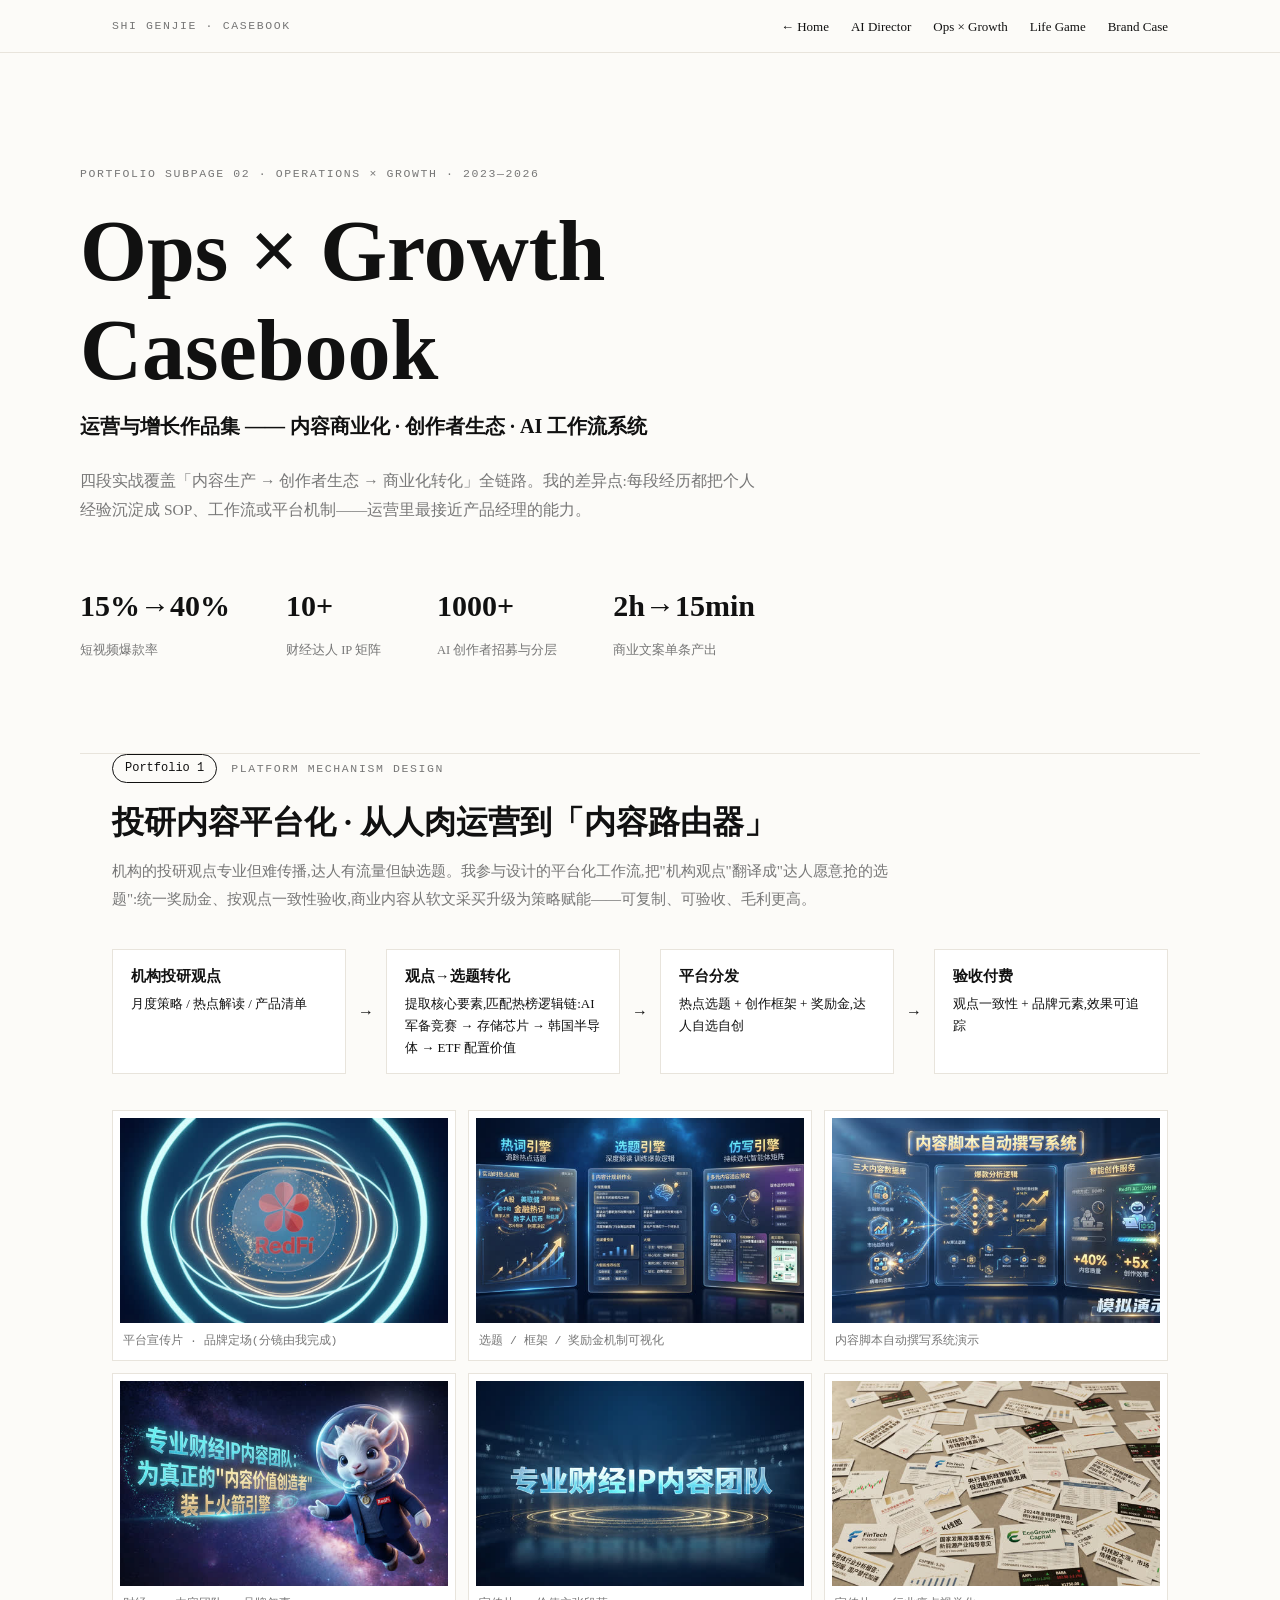
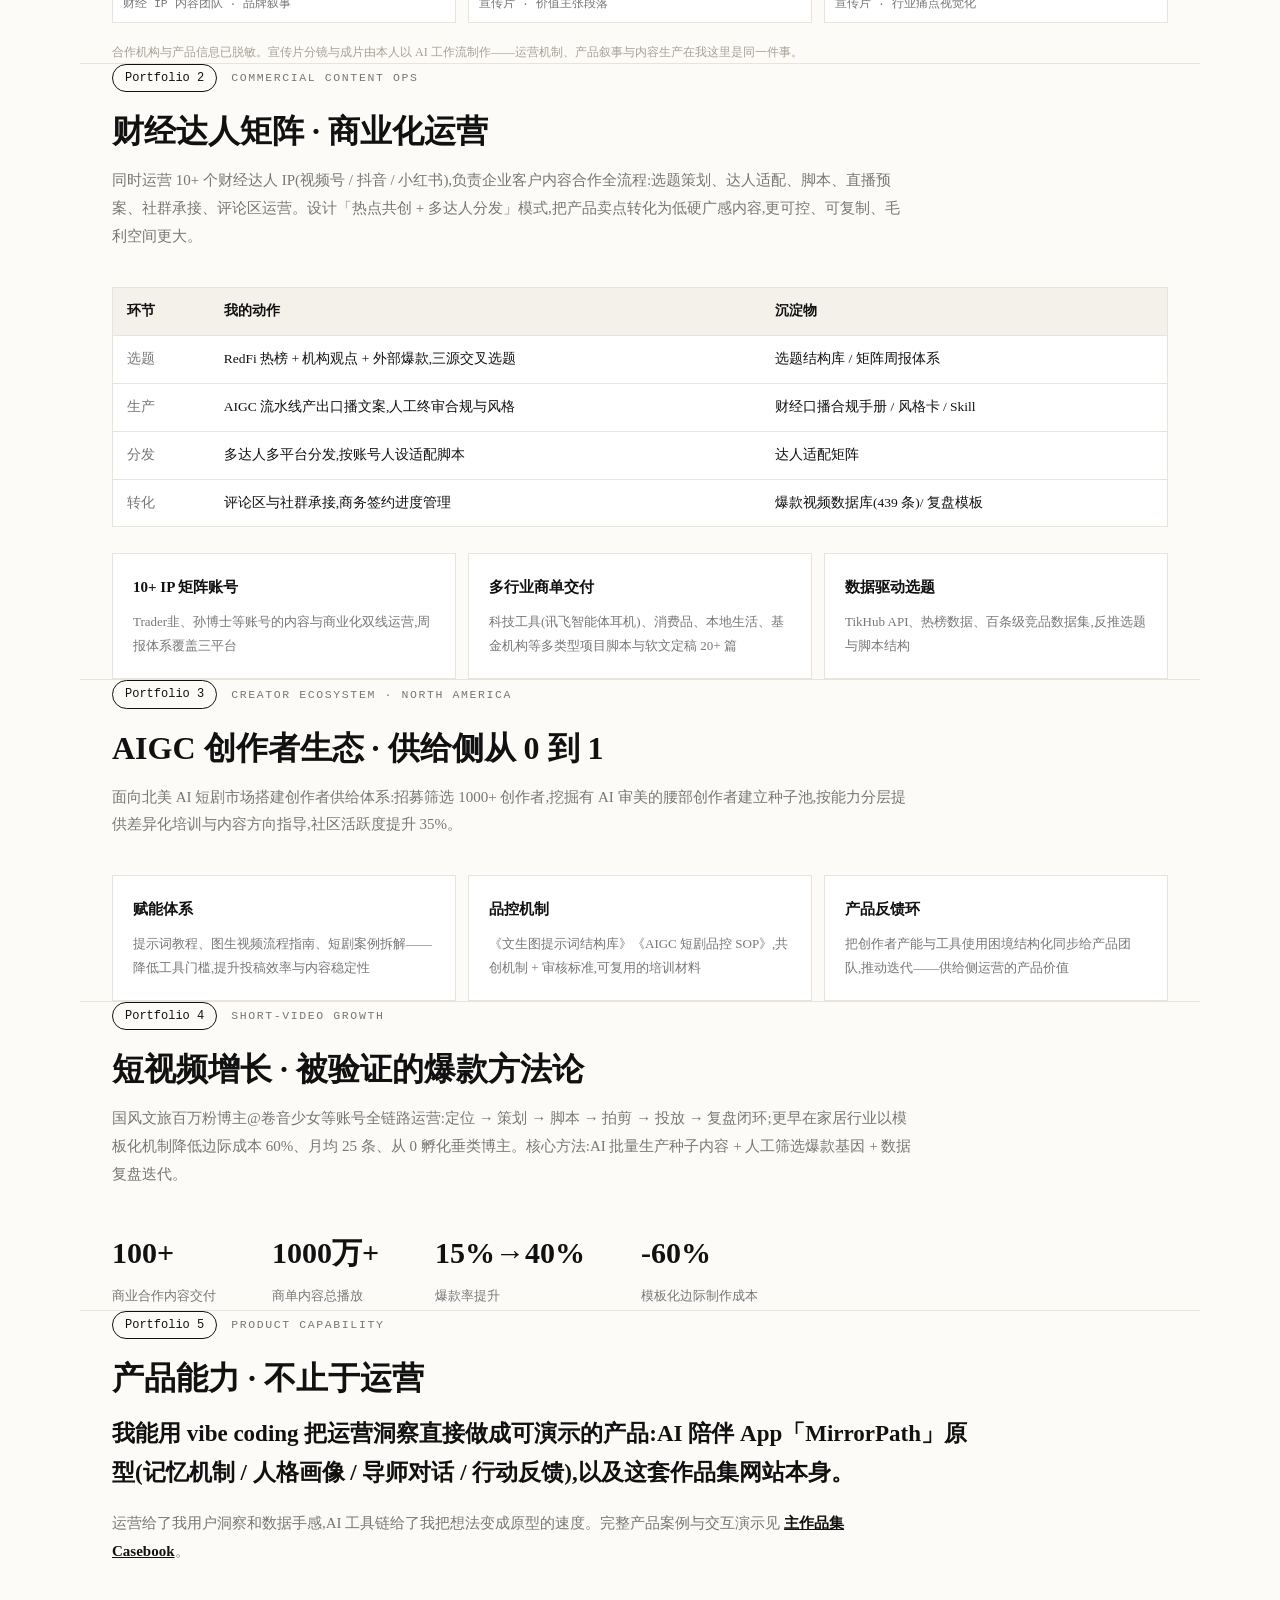
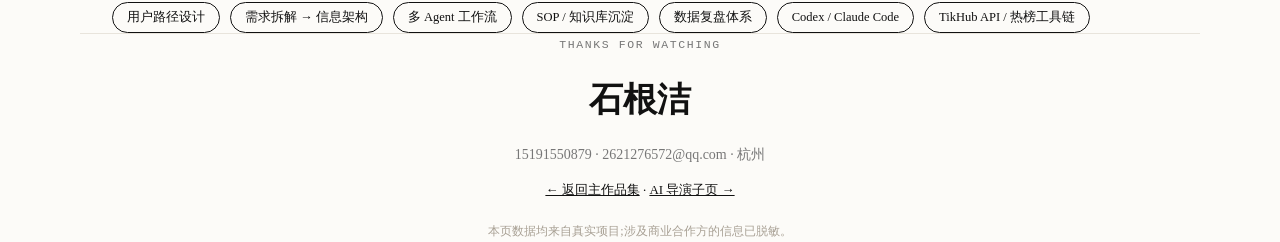
<file: operations.html>
<!DOCTYPE html>
<html lang="zh-CN">
<head>
<meta charset="UTF-8">
<meta name="viewport" content="width=device-width, initial-scale=1.0">
<title>石根洁 | Ops × Growth Casebook</title>
<meta name="description" content="石根洁 运营与增长作品集:内容商业化、投研内容平台化、创作者生态、AIGC 工作流系统。">
<style>
  :root{--ink:#111;--sub:#777;--line:#e8e4dc;--paper:#fcfbf8;}
  *{margin:0;padding:0;box-sizing:border-box;}
  body{font-family:"Songti SC","Noto Serif SC",Georgia,serif;background:var(--paper);color:var(--ink);line-height:1.85;}
  .wrap{max-width:1120px;margin:0 auto;padding:0 32px;}
  .mono{font-family:"SF Mono",Menlo,monospace;font-size:11.5px;letter-spacing:.14em;color:var(--sub);text-transform:uppercase;}
  nav{position:sticky;top:0;background:rgba(252,251,248,.92);backdrop-filter:blur(6px);border-bottom:1px solid var(--line);z-index:9;}
  nav .wrap{display:flex;justify-content:space-between;align-items:center;height:52px;}
  nav a{color:var(--ink);text-decoration:none;font-size:13px;margin-left:22px;}
  nav a:hover{border-bottom:1px solid var(--ink);}
  .cover{padding:110px 0 90px;border-bottom:1px solid var(--line);}
  .cover h1{font-size:clamp(40px,7vw,86px);font-weight:900;line-height:1.15;margin:18px 0 8px;}
  .cover .zh{font-size:20px;font-weight:700;margin-bottom:22px;}
  .cover p.sub{color:var(--sub);max-width:680px;font-size:15.5px;}
  .stats{display:flex;gap:56px;flex-wrap:wrap;margin-top:54px;}
  .stats b{display:block;font-size:30px;font-weight:900;}
  .stats span{font-size:12.5px;color:var(--sub);}
  section{padding:84px 0;border-bottom:1px solid var(--line);}
  .label{display:flex;align-items:center;gap:14px;margin-bottom:6px;}
  .label .pno{font-family:Menlo,monospace;font-size:12px;border:1px solid var(--ink);border-radius:999px;padding:2px 12px;}
  h2{font-size:32px;font-weight:800;margin:10px 0 6px;}
  .lede{color:var(--sub);max-width:800px;margin-bottom:36px;font-size:15px;}
  .grid{display:grid;gap:12px;}
  .g3{grid-template-columns:repeat(3,1fr);}
  figure{background:#fff;border:1px solid var(--line);padding:7px;}
  figure img{width:100%;display:block;aspect-ratio:16/10;object-fit:cover;}
  figcaption{font-size:11.5px;color:var(--sub);padding:7px 3px 1px;font-family:Menlo,monospace;}
  .flow{display:flex;flex-wrap:wrap;align-items:stretch;margin:30px 0 36px;}
  .flow div{background:#fff;border:1px solid var(--line);padding:14px 18px;font-size:13px;flex:1;min-width:170px;line-height:1.7;}
  .flow div b{display:block;font-size:14.5px;margin-bottom:4px;}
  .flow span.arr{align-self:center;padding:0 12px;font-weight:700;}
  .cards{display:grid;grid-template-columns:repeat(3,1fr);gap:12px;margin-top:6px;}
  .card{background:#fff;border:1px solid var(--line);padding:20px;}
  .card b{display:block;font-size:15px;margin-bottom:8px;}
  .card p{font-size:13px;color:var(--sub);}
  table{width:100%;border-collapse:collapse;background:#fff;border:1px solid var(--line);font-size:13.5px;margin:26px 0;}
  th,td{padding:11px 14px;border-bottom:1px solid var(--line);text-align:left;vertical-align:top;}
  th{font-weight:800;background:#f4f1ea;}
  td:first-child{color:var(--sub);white-space:nowrap;}
  .statement{font-size:23px;font-weight:700;line-height:1.7;max-width:860px;}
  .sub-h{font-size:17px;font-weight:800;margin:42px 0 16px;display:flex;gap:10px;align-items:baseline;}
  .tags{display:flex;gap:10px;flex-wrap:wrap;margin-top:30px;}
  .tags span{border:1px solid var(--ink);padding:3px 14px;font-size:12.5px;border-radius:999px;}
  .note{font-size:12px;color:#a8a094;margin-top:18px;}
  footer{padding:80px 0 100px;text-align:center;}
  footer h3{font-size:34px;font-weight:900;margin:14px 0 10px;}
  @media(max-width:780px){.g3,.cards{grid-template-columns:1fr 1fr;}.flow{flex-direction:column;}.flow span.arr{transform:rotate(90deg);padding:8px 0;text-align:center;}}
</style>
</head>
<body>

<nav><div class="wrap">
  <span class="mono">Shi Genjie · Casebook</span>
  <span><a href="https://hemolin23.github.io/index.html">← Home</a><a href="director.html">AI Director</a><a href="operations.html">Ops × Growth</a><a href="life-game-design.html">Life Game</a><a href="brand-campaign.html">Brand Case</a></span>
</div></nav>

<header class="wrap cover">
  <div class="mono">Portfolio Subpage 02 · Operations × Growth · 2023—2026</div>
  <h1>Ops × Growth<br>Casebook</h1>
  <div class="zh">运营与增长作品集 —— 内容商业化 · 创作者生态 · AI 工作流系统</div>
  <p class="sub">四段实战覆盖「内容生产 → 创作者生态 → 商业化转化」全链路。我的差异点:每段经历都把个人经验沉淀成 SOP、工作流或平台机制——运营里最接近产品经理的能力。</p>
  <div class="stats">
    <div><b>15%→40%</b><span>短视频爆款率</span></div>
    <div><b>10+</b><span>财经达人 IP 矩阵</span></div>
    <div><b>1000+</b><span>AI 创作者招募与分层</span></div>
    <div><b>2h→15min</b><span>商业文案单条产出</span></div>
  </div>
</header>

<section class="wrap" id="platform">
  <div class="label"><span class="pno">Portfolio 1</span><span class="mono">Platform Mechanism Design</span></div>
  <h2>投研内容平台化 · 从人肉运营到「内容路由器」</h2>
  <p class="lede">机构的投研观点专业但难传播,达人有流量但缺选题。我参与设计的平台化工作流,把"机构观点"翻译成"达人愿意抢的选题":统一奖励金、按观点一致性验收,商业内容从软文采买升级为策略赋能——可复制、可验收、毛利更高。</p>
  <div class="flow">
    <div><b>机构投研观点</b>月度策略 / 热点解读 / 产品清单</div><span class="arr">→</span>
    <div><b>观点→选题转化</b>提取核心要素,匹配热榜逻辑链:AI 军备竞赛 → 存储芯片 → 韩国半导体 → ETF 配置价值</div><span class="arr">→</span>
    <div><b>平台分发</b>热点选题 + 创作框架 + 奖励金,达人自选自创</div><span class="arr">→</span>
    <div><b>验收付费</b>观点一致性 + 品牌元素,效果可追踪</div>
  </div>
  <div class="grid g3">
    <figure><img src="assets/sb-1.jpg"><figcaption>平台宣传片 · 品牌定场(分镜由我完成)</figcaption></figure>
    <figure><img src="assets/sb-10.jpg"><figcaption>选题 / 框架 / 奖励金机制可视化</figcaption></figure>
    <figure><img src="assets/sb-14.jpg"><figcaption>内容脚本自动撰写系统演示</figcaption></figure>
    <figure><img src="assets/sb-19.jpg"><figcaption>财经 IP 内容团队 · 品牌叙事</figcaption></figure>
    <figure><img src="assets/sb-3.1.jpg"><figcaption>宣传片 · 价值主张段落</figcaption></figure>
    <figure><img src="assets/sb-6.jpg"><figcaption>宣传片 · 行业痛点视觉化</figcaption></figure>
  </div>
  <p class="note">合作机构与产品信息已脱敏。宣传片分镜与成片由本人以 AI 工作流制作——运营机制、产品叙事与内容生产在我这里是同一件事。</p>
</section>

<section class="wrap" id="matrix">
  <div class="label"><span class="pno">Portfolio 2</span><span class="mono">Commercial Content Ops</span></div>
  <h2>财经达人矩阵 · 商业化运营</h2>
  <p class="lede">同时运营 10+ 个财经达人 IP(视频号 / 抖音 / 小红书),负责企业客户内容合作全流程:选题策划、达人适配、脚本、直播预案、社群承接、评论区运营。设计「热点共创 + 多达人分发」模式,把产品卖点转化为低硬广感内容,更可控、可复制、毛利空间更大。</p>
  <table>
    <tr><th>环节</th><th>我的动作</th><th>沉淀物</th></tr>
    <tr><td>选题</td><td>RedFi 热榜 + 机构观点 + 外部爆款,三源交叉选题</td><td>选题结构库 / 矩阵周报体系</td></tr>
    <tr><td>生产</td><td>AIGC 流水线产出口播文案,人工终审合规与风格</td><td>财经口播合规手册 / 风格卡 / Skill</td></tr>
    <tr><td>分发</td><td>多达人多平台分发,按账号人设适配脚本</td><td>达人适配矩阵</td></tr>
    <tr><td>转化</td><td>评论区与社群承接,商务签约进度管理</td><td>爆款视频数据库(439 条)/ 复盘模板</td></tr>
  </table>
  <div class="cards">
    <div class="card"><b>10+ IP 矩阵账号</b><p>Trader韭、孙博士等账号的内容与商业化双线运营,周报体系覆盖三平台</p></div>
    <div class="card"><b>多行业商单交付</b><p>科技工具(讯飞智能体耳机)、消费品、本地生活、基金机构等多类型项目脚本与软文定稿 20+ 篇</p></div>
    <div class="card"><b>数据驱动选题</b><p>TikHub API、热榜数据、百条级竞品数据集,反推选题与脚本结构</p></div>
  </div>
</section>

<section class="wrap" id="creator">
  <div class="label"><span class="pno">Portfolio 3</span><span class="mono">Creator Ecosystem · North America</span></div>
  <h2>AIGC 创作者生态 · 供给侧从 0 到 1</h2>
  <p class="lede">面向北美 AI 短剧市场搭建创作者供给体系:招募筛选 1000+ 创作者,挖掘有 AI 审美的腰部创作者建立种子池,按能力分层提供差异化培训与内容方向指导,社区活跃度提升 35%。</p>
  <div class="cards">
    <div class="card"><b>赋能体系</b><p>提示词教程、图生视频流程指南、短剧案例拆解——降低工具门槛,提升投稿效率与内容稳定性</p></div>
    <div class="card"><b>品控机制</b><p>《文生图提示词结构库》《AIGC 短剧品控 SOP》,共创机制 + 审核标准,可复用的培训材料</p></div>
    <div class="card"><b>产品反馈环</b><p>把创作者产能与工具使用困境结构化同步给产品团队,推动迭代——供给侧运营的产品价值</p></div>
  </div>
</section>

<section class="wrap" id="growth">
  <div class="label"><span class="pno">Portfolio 4</span><span class="mono">Short-Video Growth</span></div>
  <h2>短视频增长 · 被验证的爆款方法论</h2>
  <p class="lede">国风文旅百万粉博主@卷音少女等账号全链路运营:定位 → 策划 → 脚本 → 拍剪 → 投放 → 复盘闭环;更早在家居行业以模板化机制降低边际成本 60%、月均 25 条、从 0 孵化垂类博主。核心方法:AI 批量生产种子内容 + 人工筛选爆款基因 + 数据复盘迭代。</p>
  <div class="stats" style="margin-top:24px;">
    <div><b>100+</b><span>商业合作内容交付</span></div>
    <div><b>1000万+</b><span>商单内容总播放</span></div>
    <div><b>15%→40%</b><span>爆款率提升</span></div>
    <div><b>-60%</b><span>模板化边际制作成本</span></div>
  </div>
</section>

<section class="wrap" id="product">
  <div class="label"><span class="pno">Portfolio 5</span><span class="mono">Product Capability</span></div>
  <h2>产品能力 · 不止于运营</h2>
  <p class="statement">我能用 vibe coding 把运营洞察直接做成可演示的产品:AI 陪伴 App「MirrorPath」原型(记忆机制 / 人格画像 / 导师对话 / 行动反馈),以及这套作品集网站本身。</p>
  <p class="lede" style="margin-top:18px;">运营给了我用户洞察和数据手感,AI 工具链给了我把想法变成原型的速度。完整产品案例与交互演示见 <a href="https://hemolin23.github.io/index.html" style="color:var(--ink);font-weight:700;">主作品集 Casebook</a>。</p>
  <div class="tags"><span>用户路径设计</span><span>需求拆解 → 信息架构</span><span>多 Agent 工作流</span><span>SOP / 知识库沉淀</span><span>数据复盘体系</span><span>Codex / Claude Code</span><span>TikHub API / 热榜工具链</span></div>
</section>

<footer class="wrap">
  <div class="mono">Thanks for watching</div>
  <h3>石根洁</h3>
  <p style="color:var(--sub);font-size:14px;">15191550879 · 2621276572@qq.com · 杭州</p>
  <p style="margin-top:10px;font-size:13px;"><a href="https://hemolin23.github.io/index.html" style="color:var(--ink);">← 返回主作品集</a> · <a href="director.html" style="color:var(--ink);">AI 导演子页 →</a></p>
  <p class="note">本页数据均来自真实项目;涉及商业合作方的信息已脱敏。</p>
</footer>

</body>
</html>
</file>
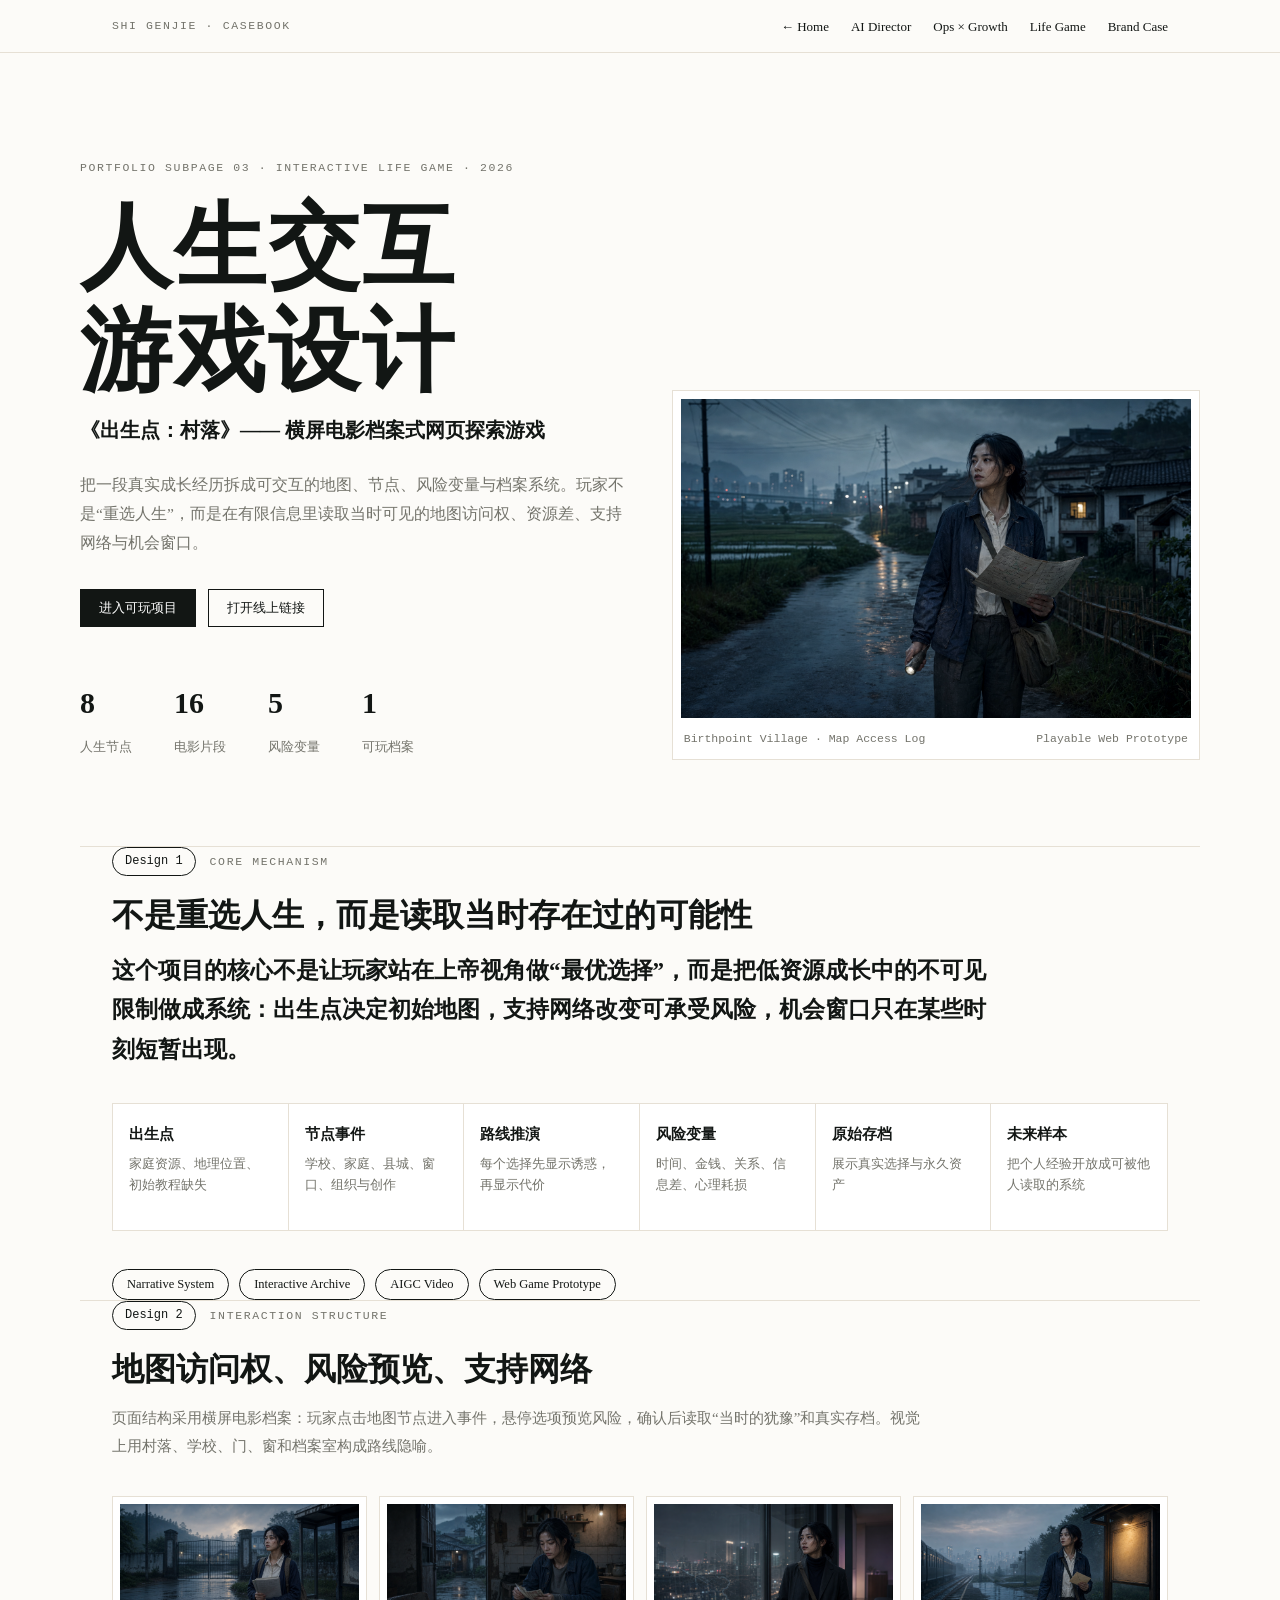
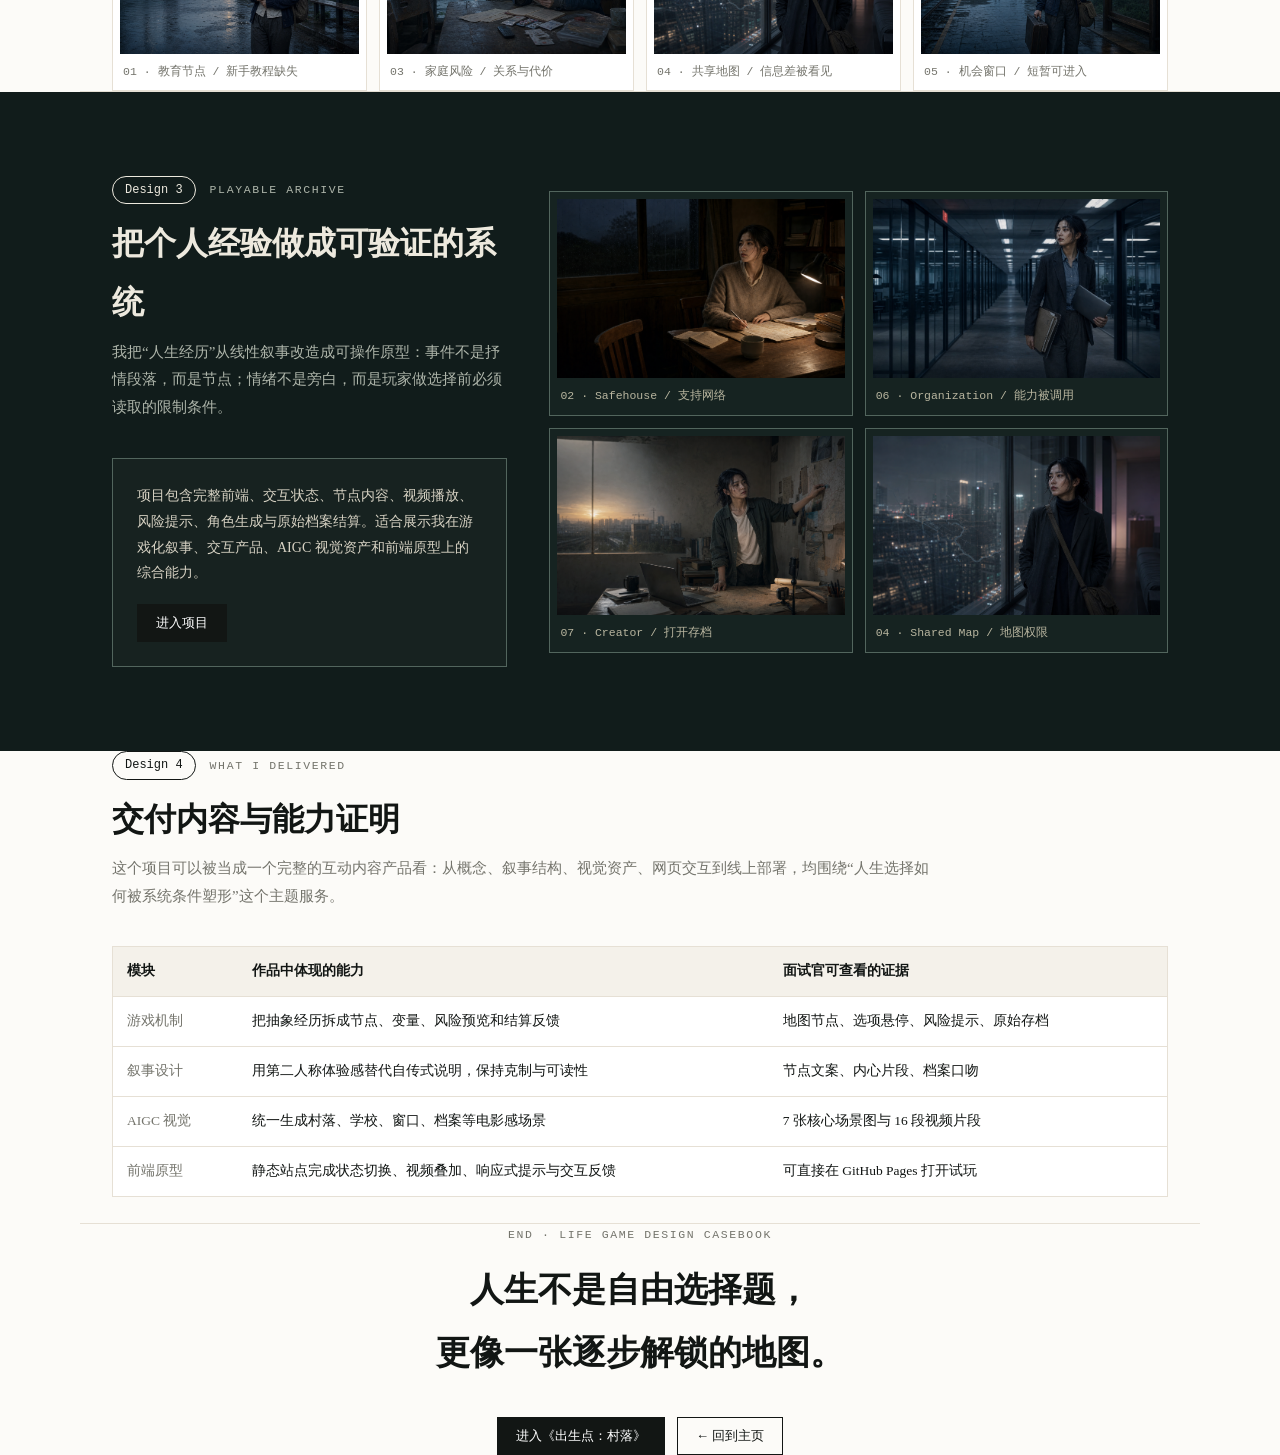
<file: 人生交互游戏设计.html>
<!DOCTYPE html>
<html lang="zh-CN">
<head>
<meta charset="UTF-8">
<meta name="viewport" content="width=device-width, initial-scale=1.0">
<title>人生交互游戏设计</title>
<meta http-equiv="refresh" content="0; url=life-game-design.html">
<link rel="canonical" href="life-game-design.html">
</head>
<body>
<p><a href="life-game-design.html">进入人生交互游戏设计作品集</a></p>
</body>
</html>
</file>
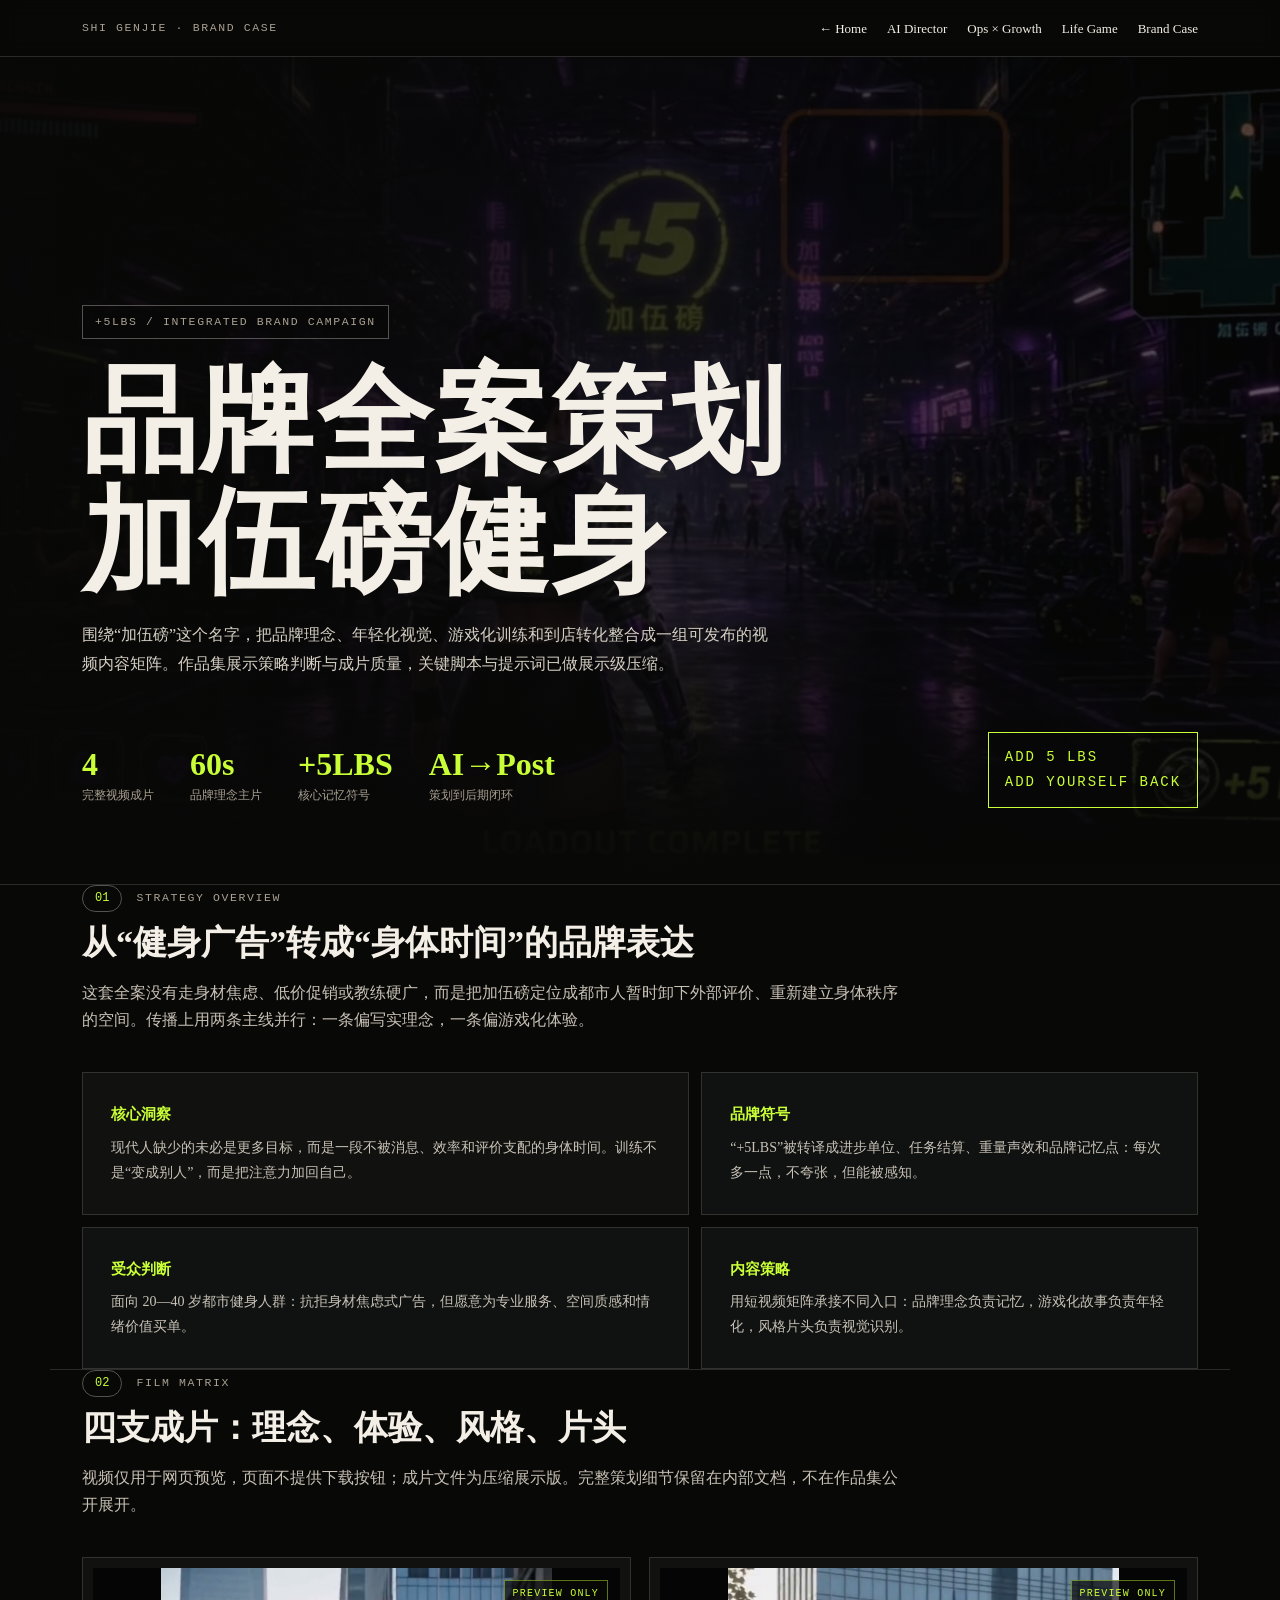
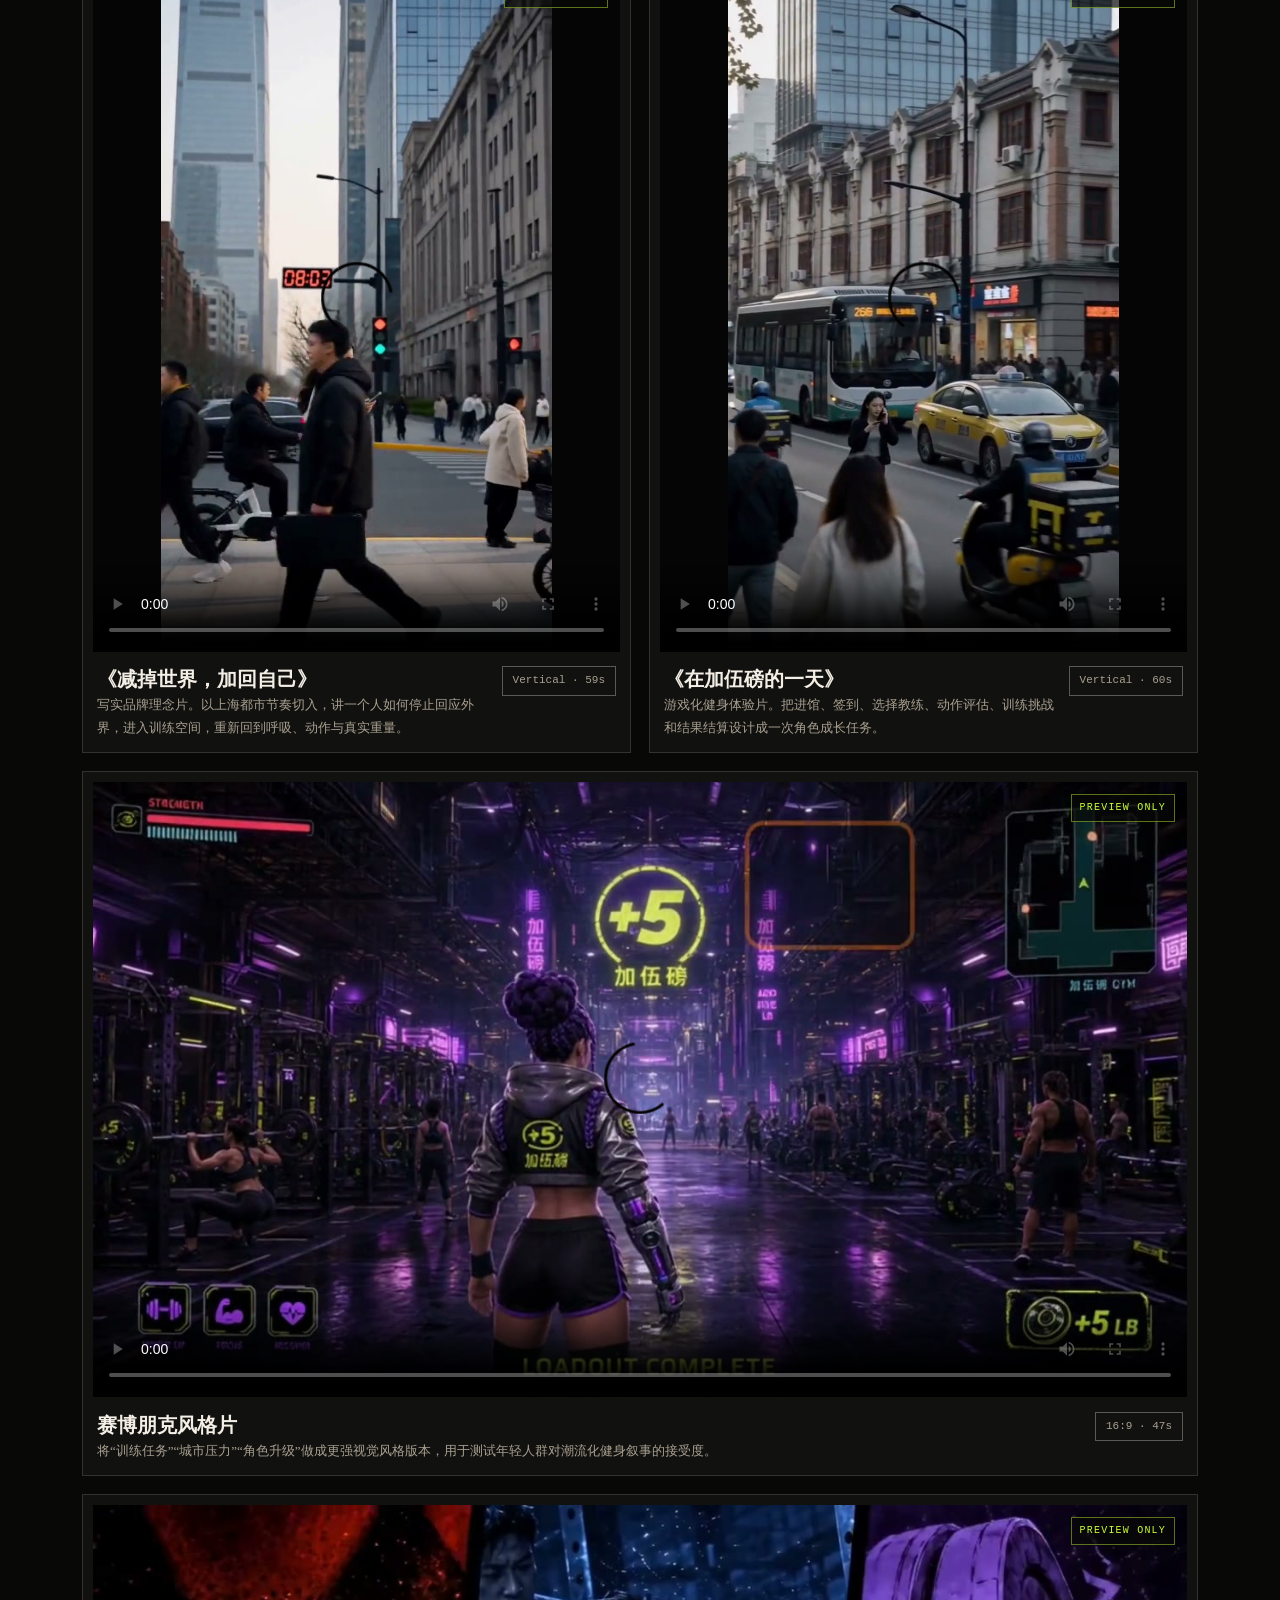
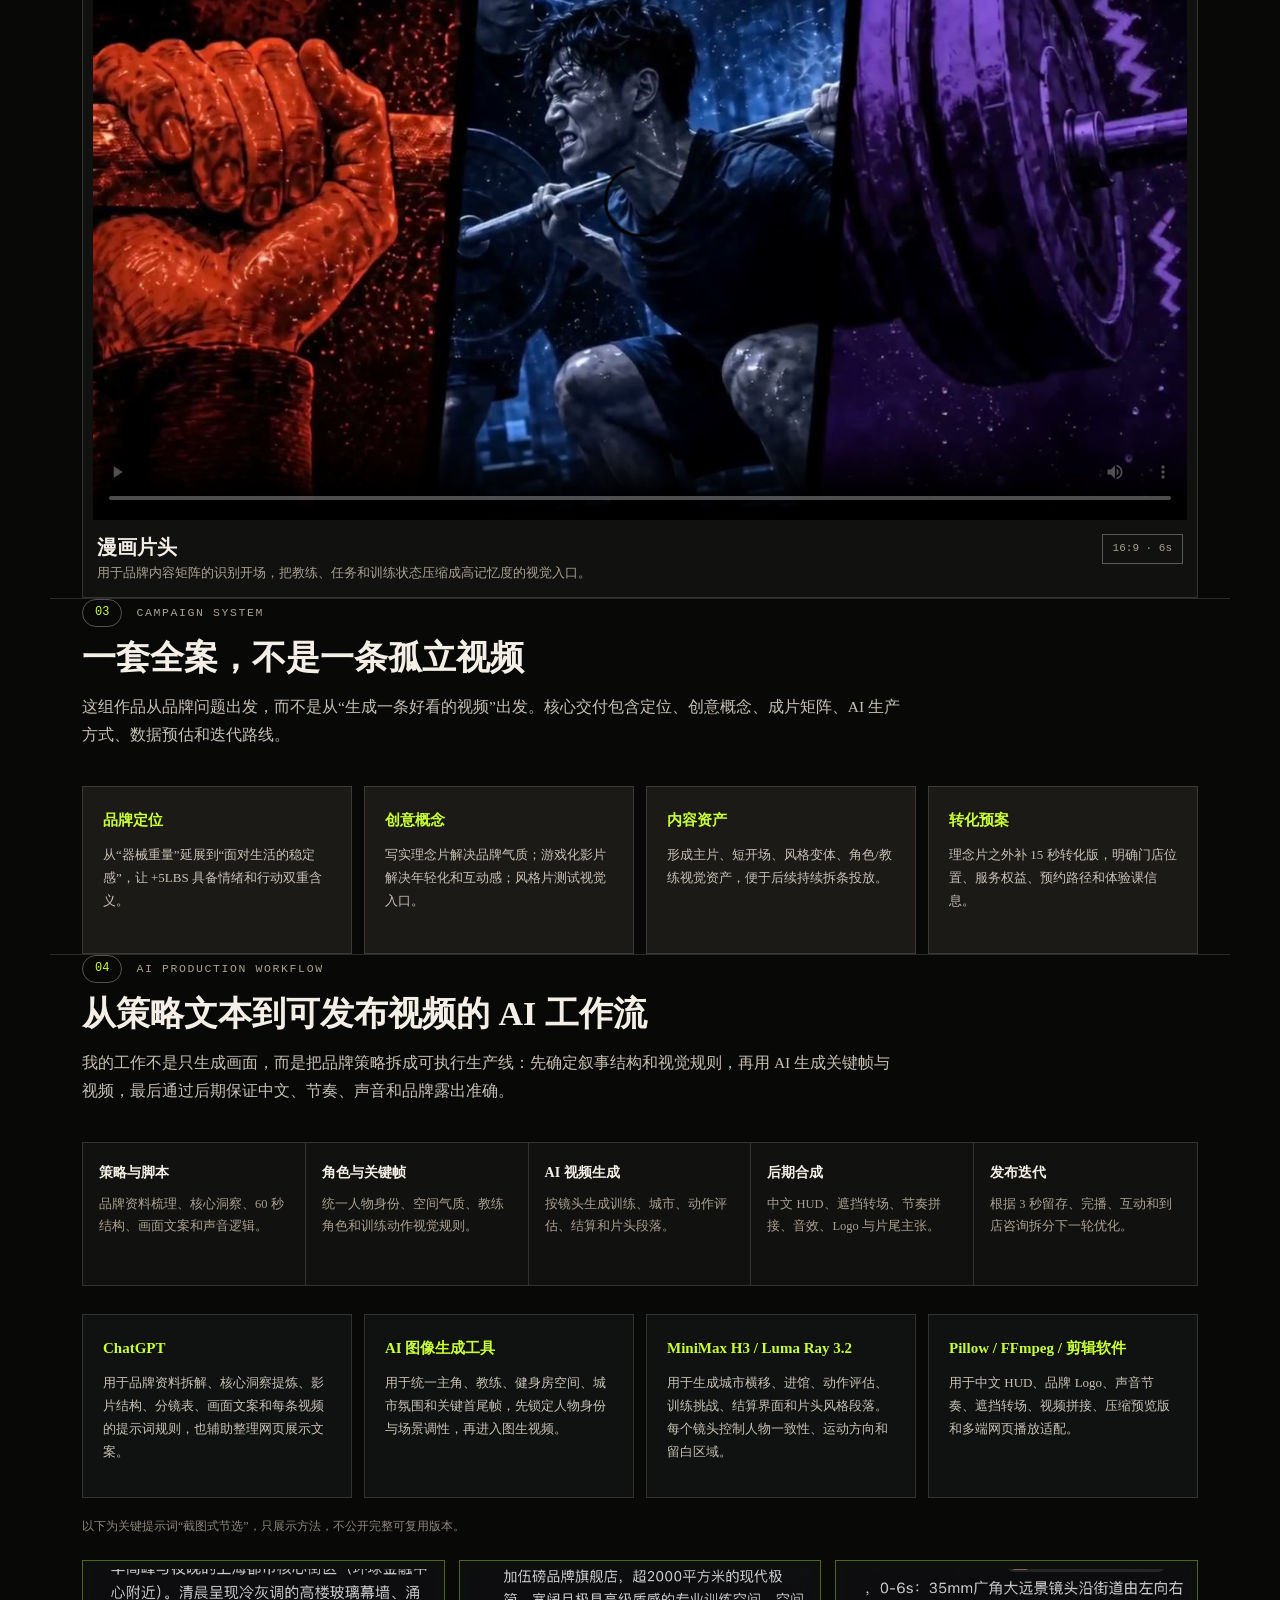
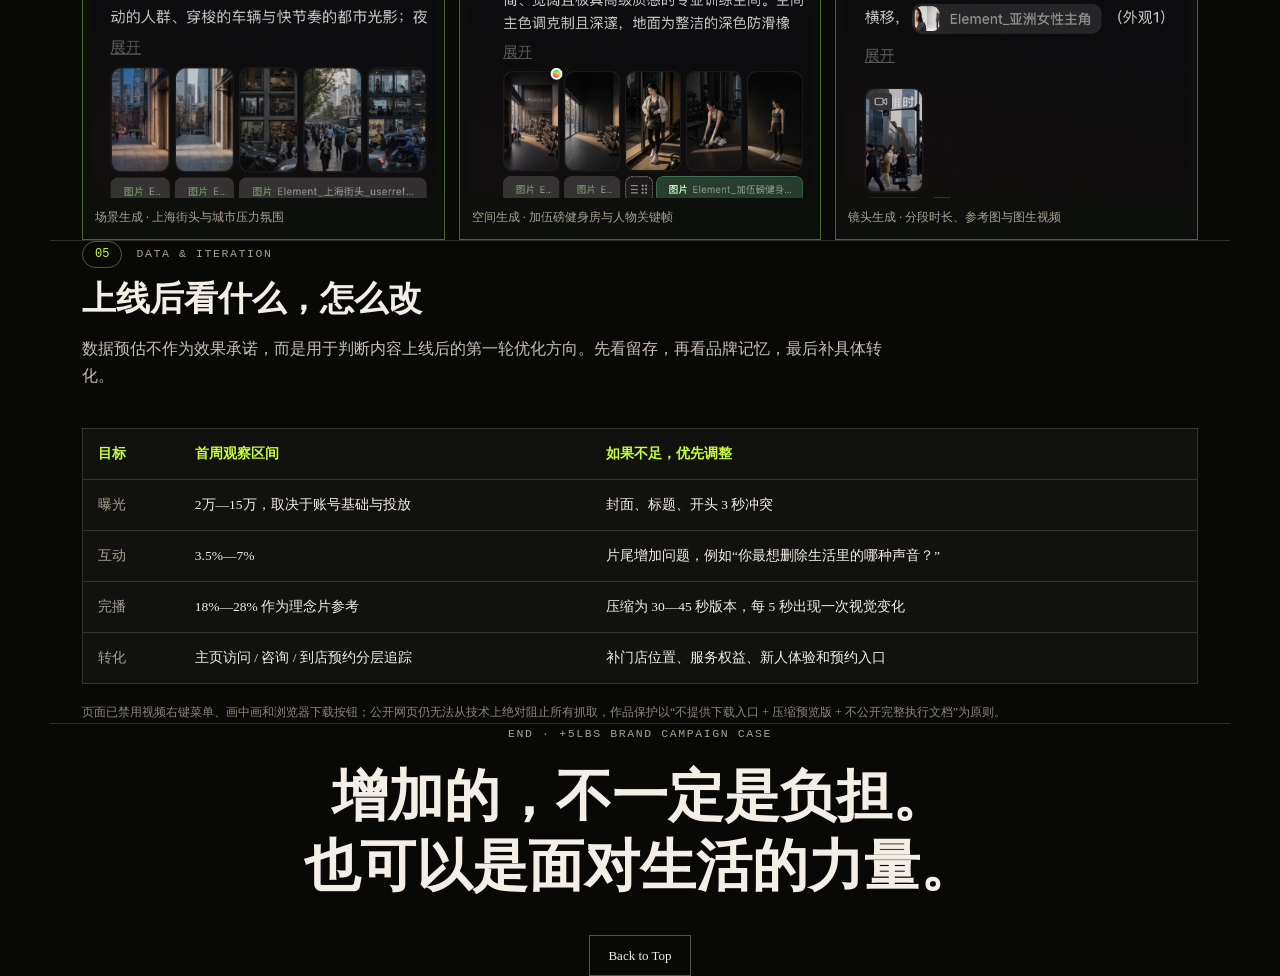
<file: 品牌全案策划.html>
<!DOCTYPE html>
<html lang="zh-CN">
<head>
<meta charset="UTF-8">
<meta name="viewport" content="width=device-width, initial-scale=1.0">
<title>品牌全案策划</title>
<meta http-equiv="refresh" content="0; url=brand-campaign.html">
<link rel="canonical" href="brand-campaign.html">
</head>
<body>
<p><a href="brand-campaign.html">进入品牌全案策划作品集</a></p>
</body>
</html>
</file>
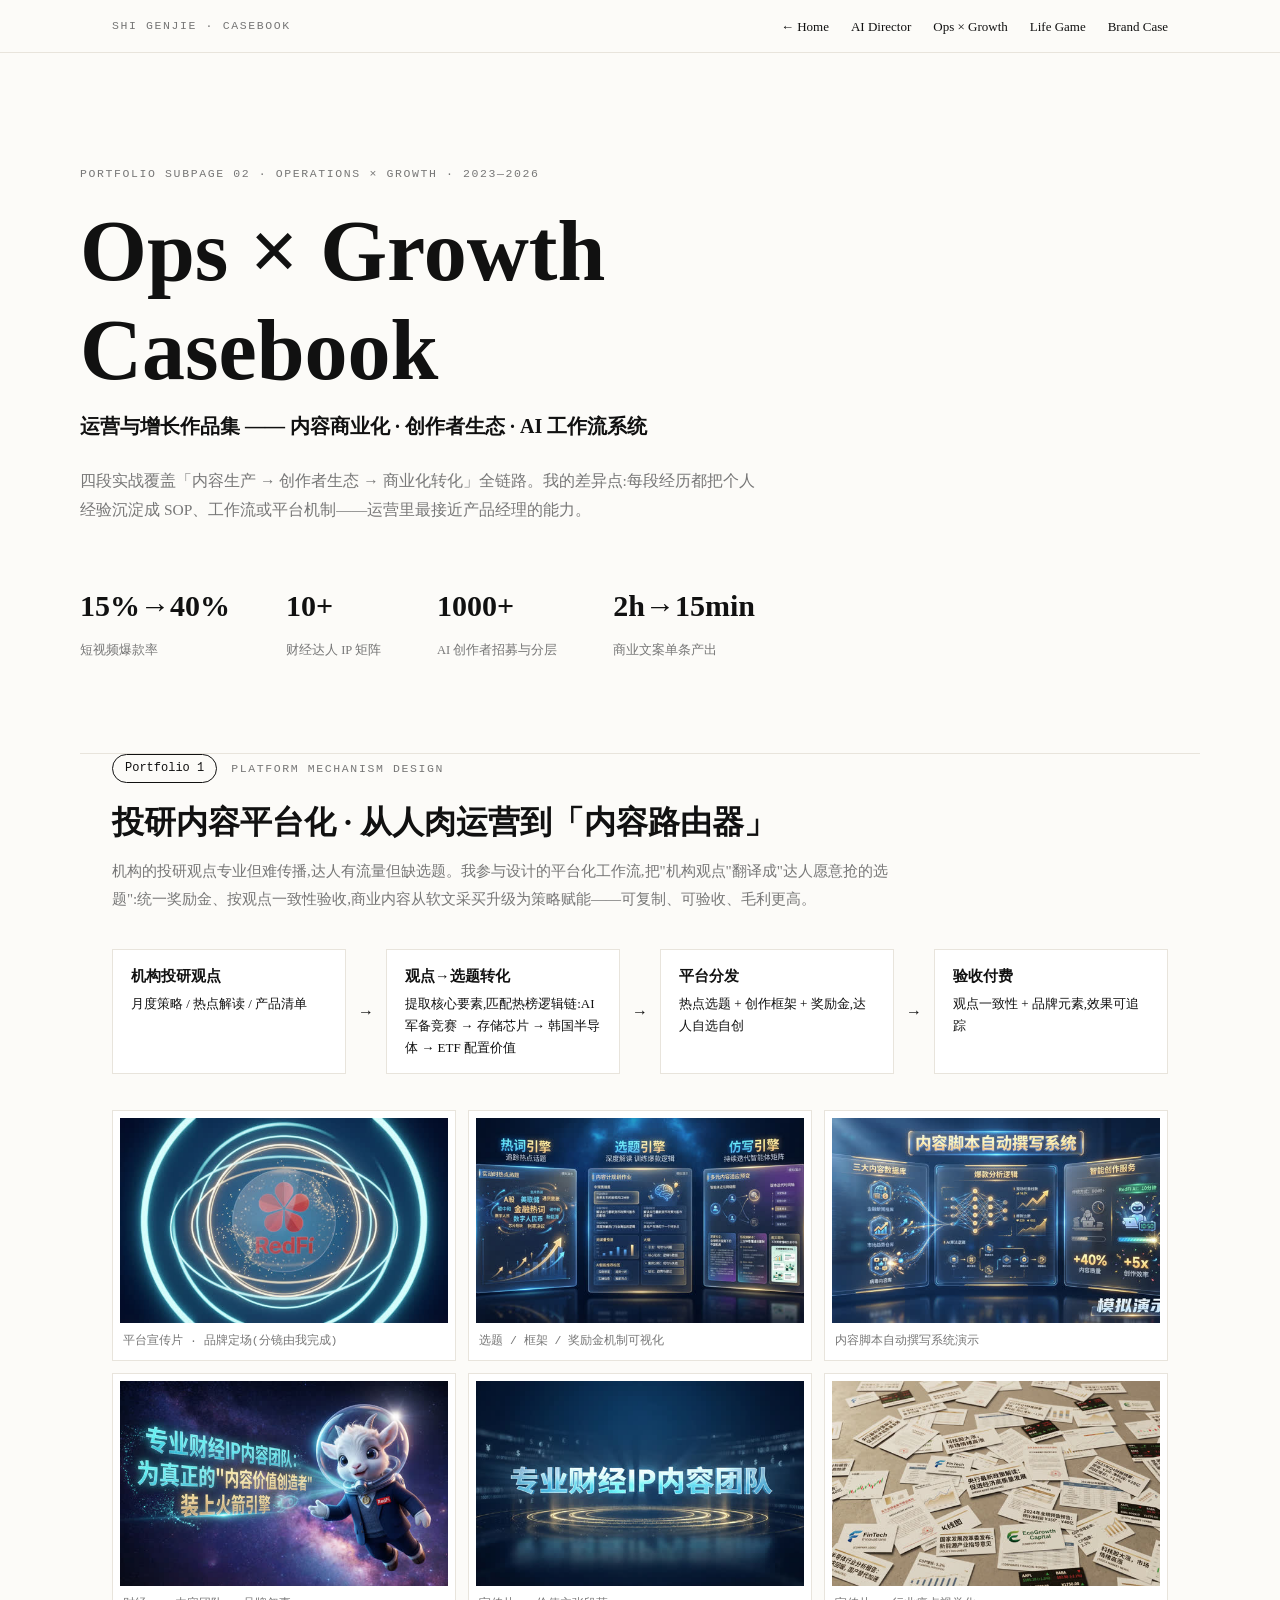
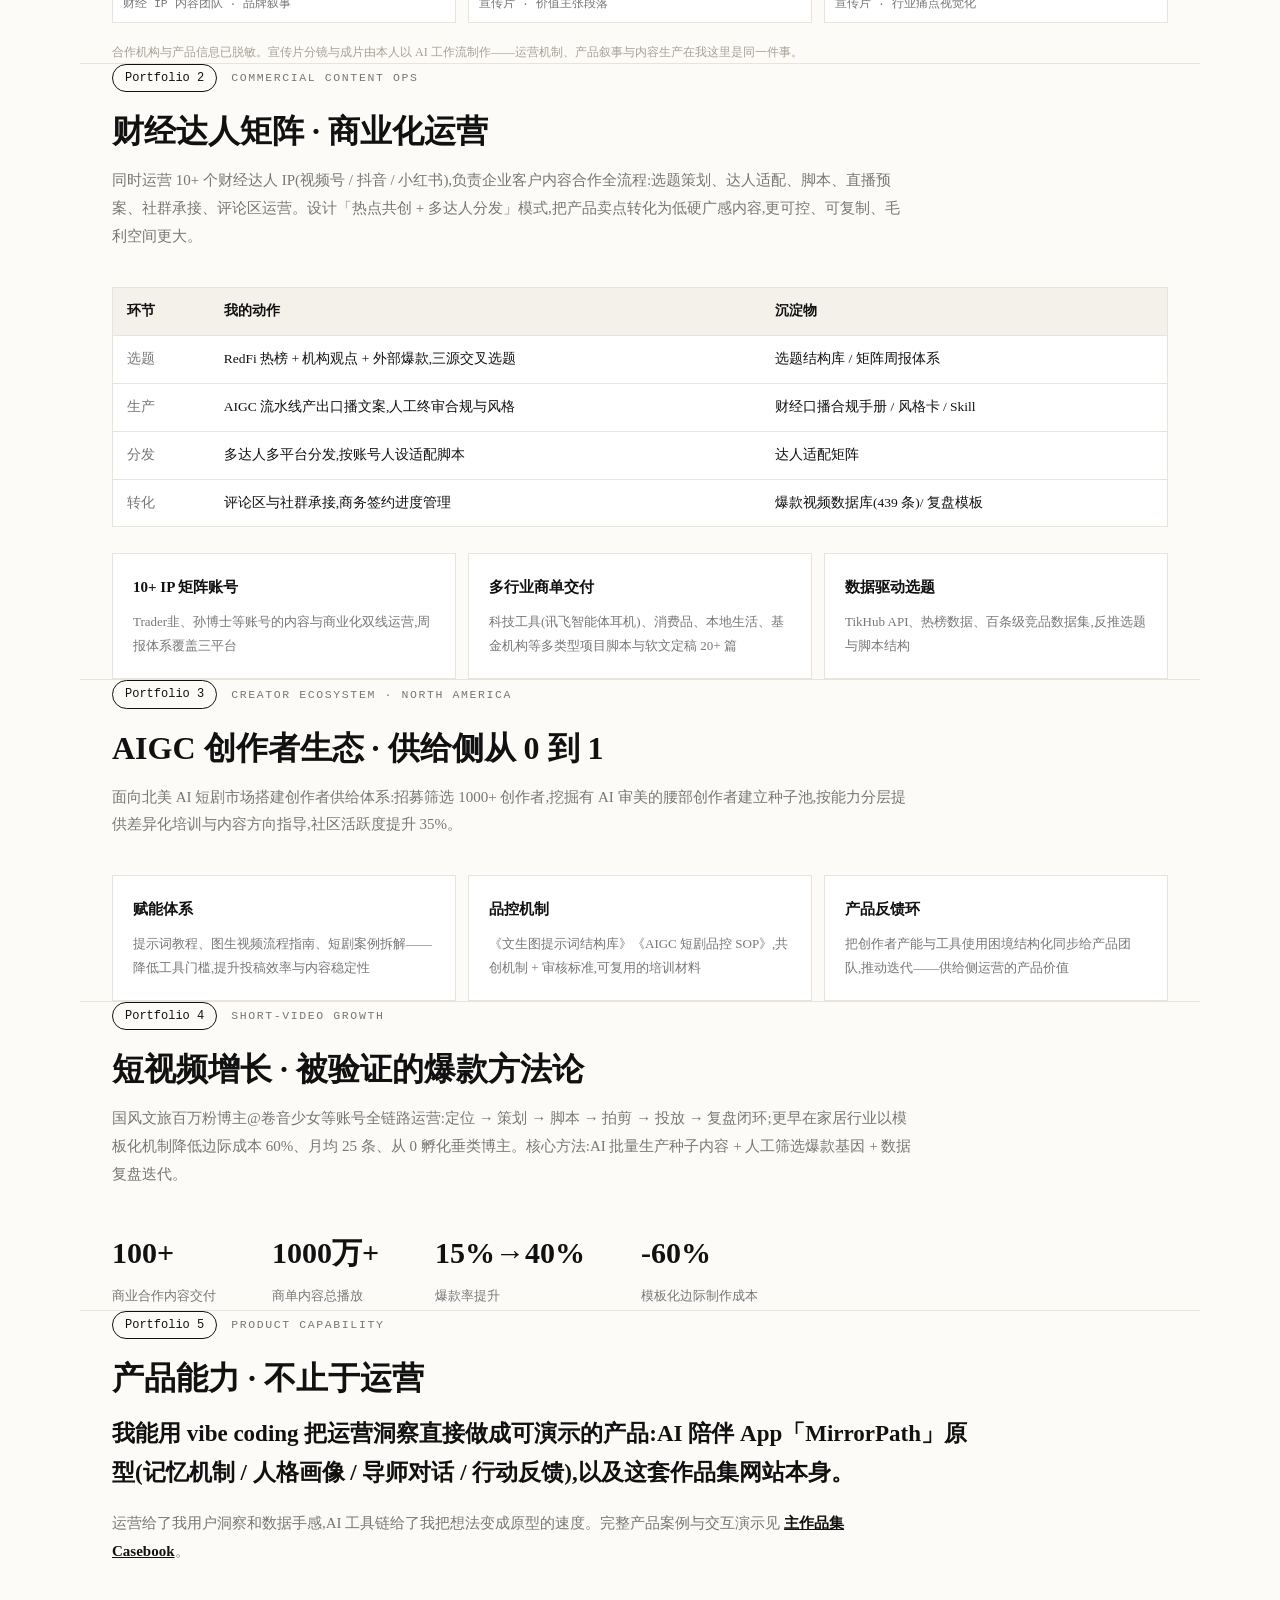
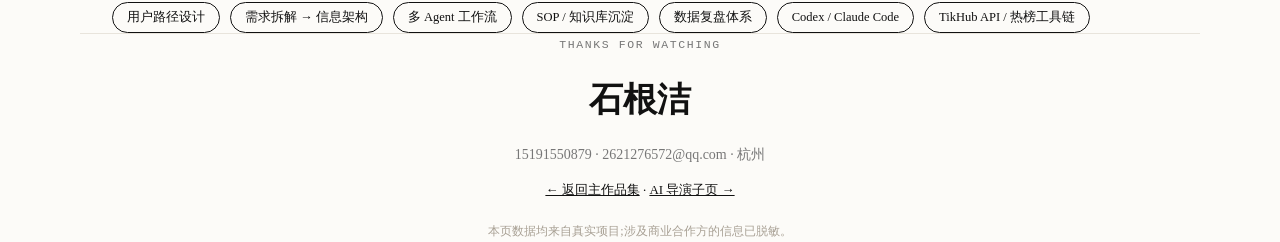
<file: 运营产品作品集.html>
<!DOCTYPE html>
<html lang="zh-CN"><head><meta charset="UTF-8"><meta http-equiv="refresh" content="0; url=operations.html"><title>跳转中…</title></head>
<body><p>此页已更新,正在跳转到 <a href="operations.html">operations.html</a>(新版运营 × 增长作品集)…</p></body></html>
</file>
